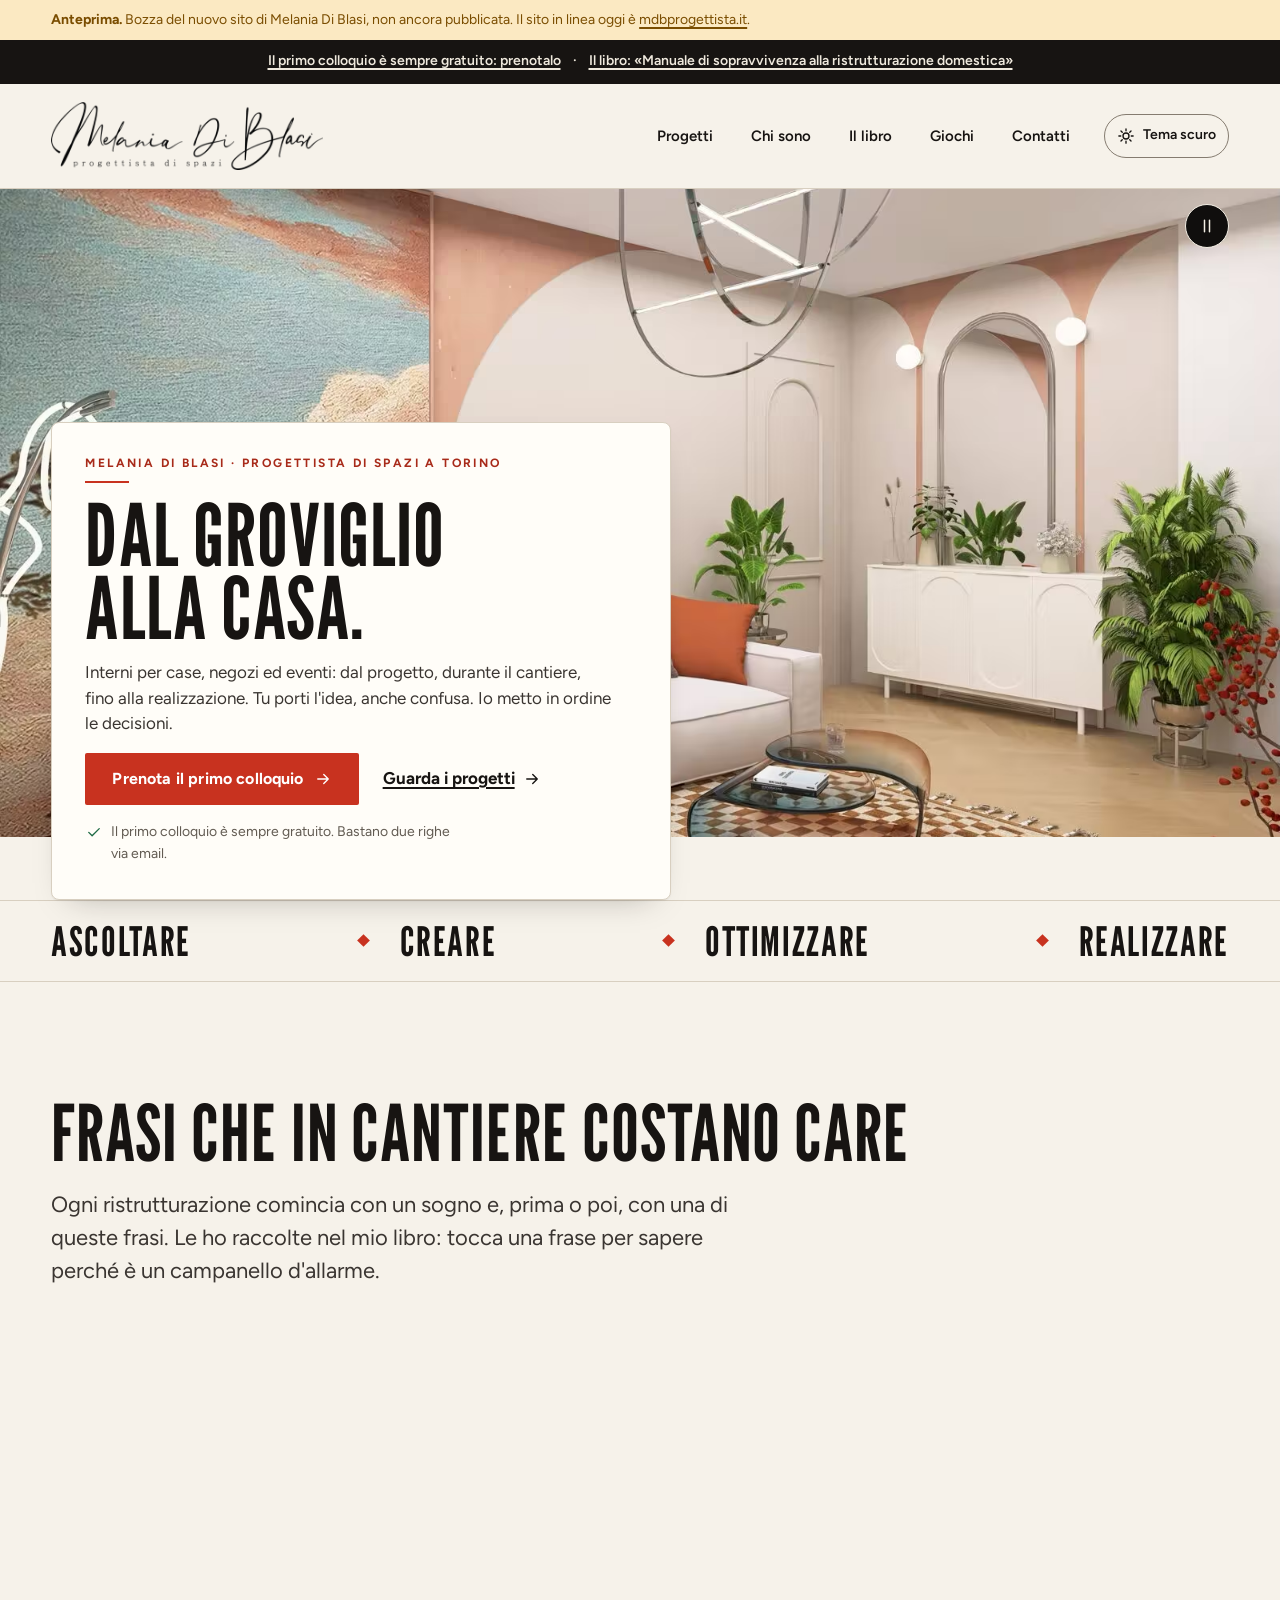
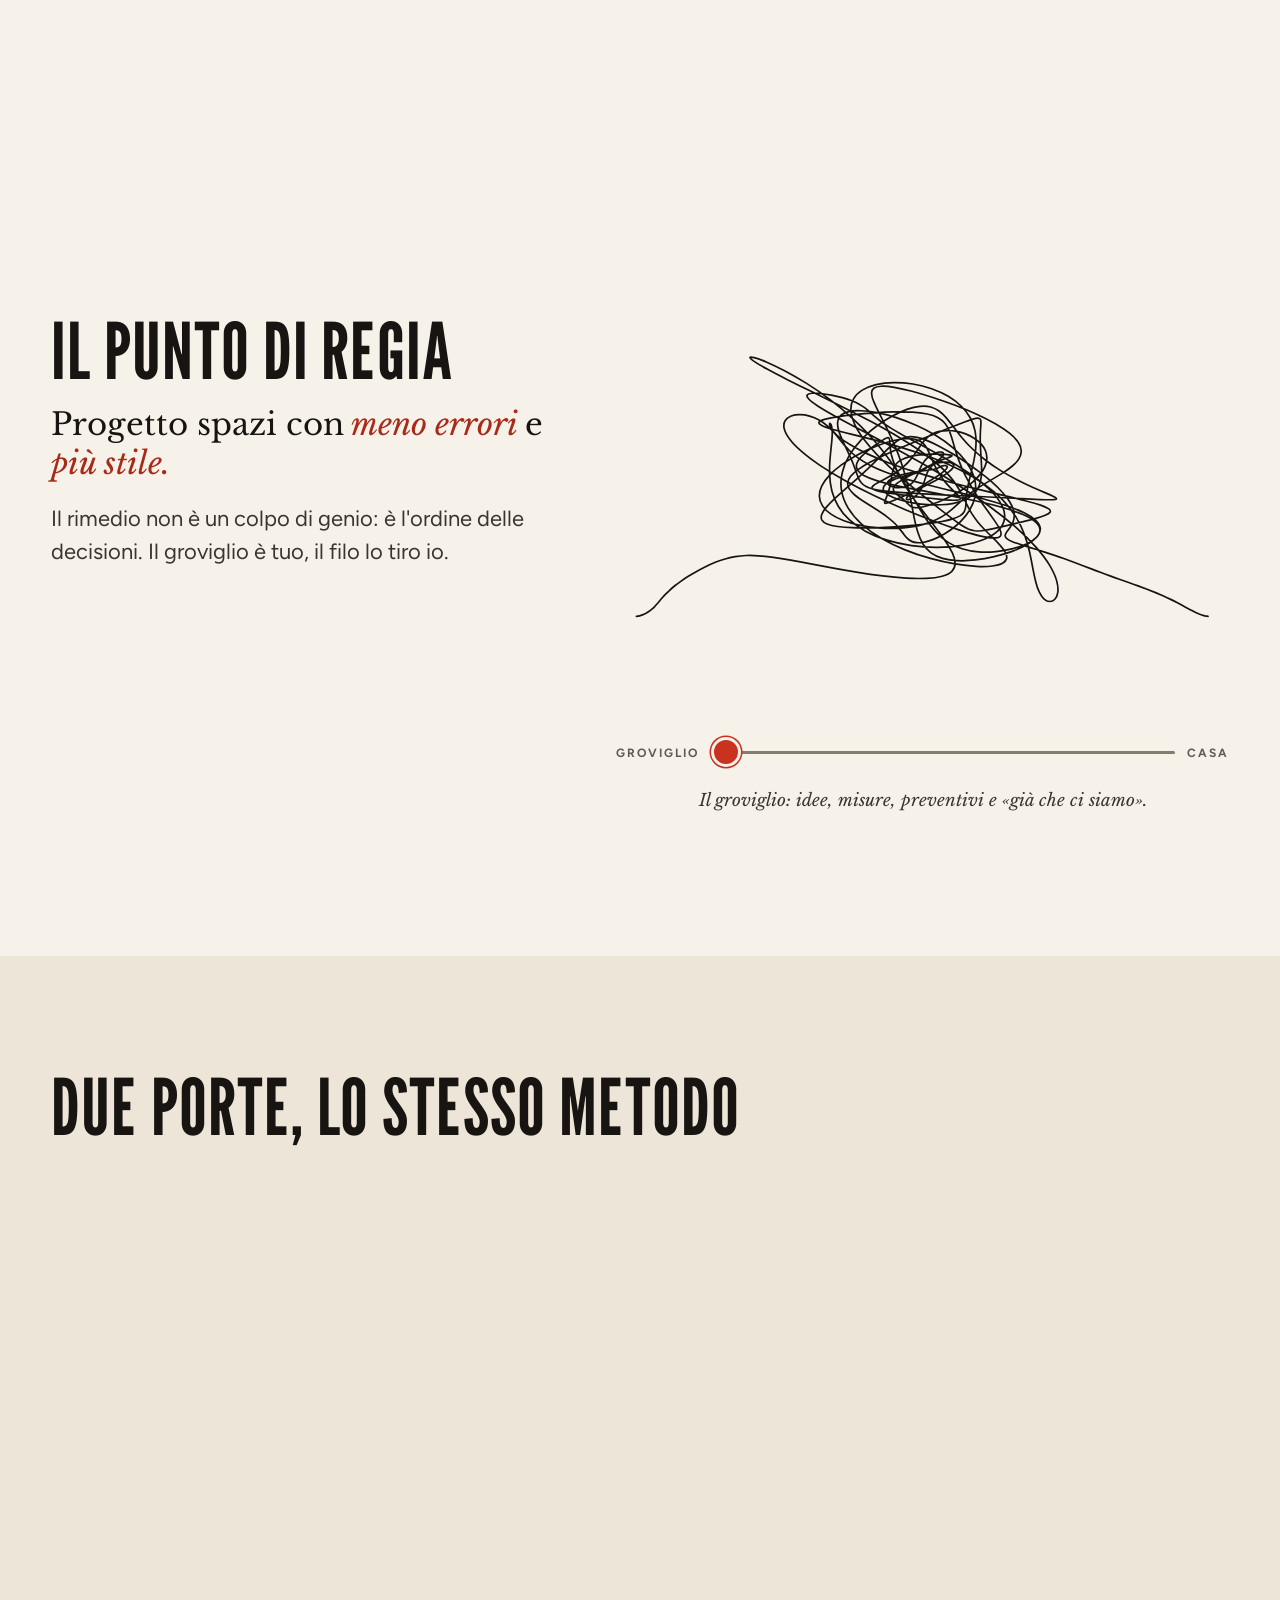
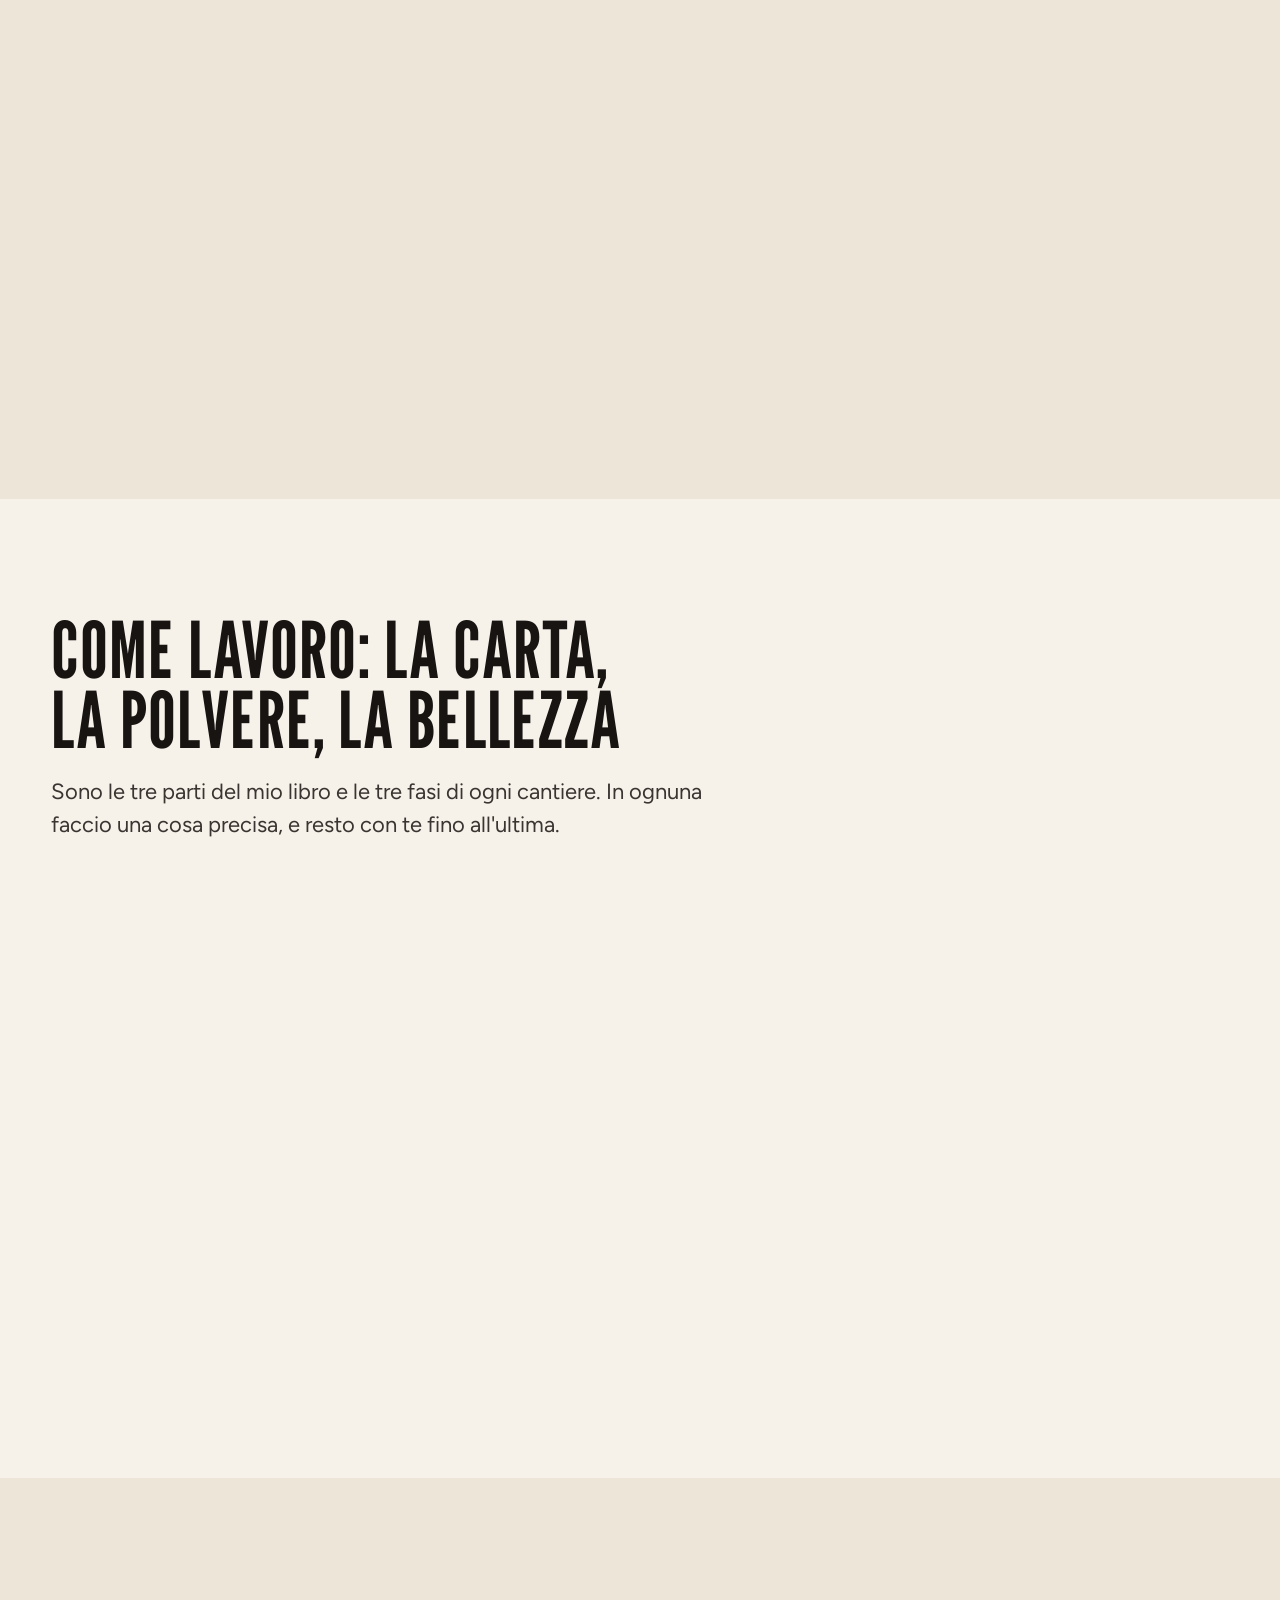
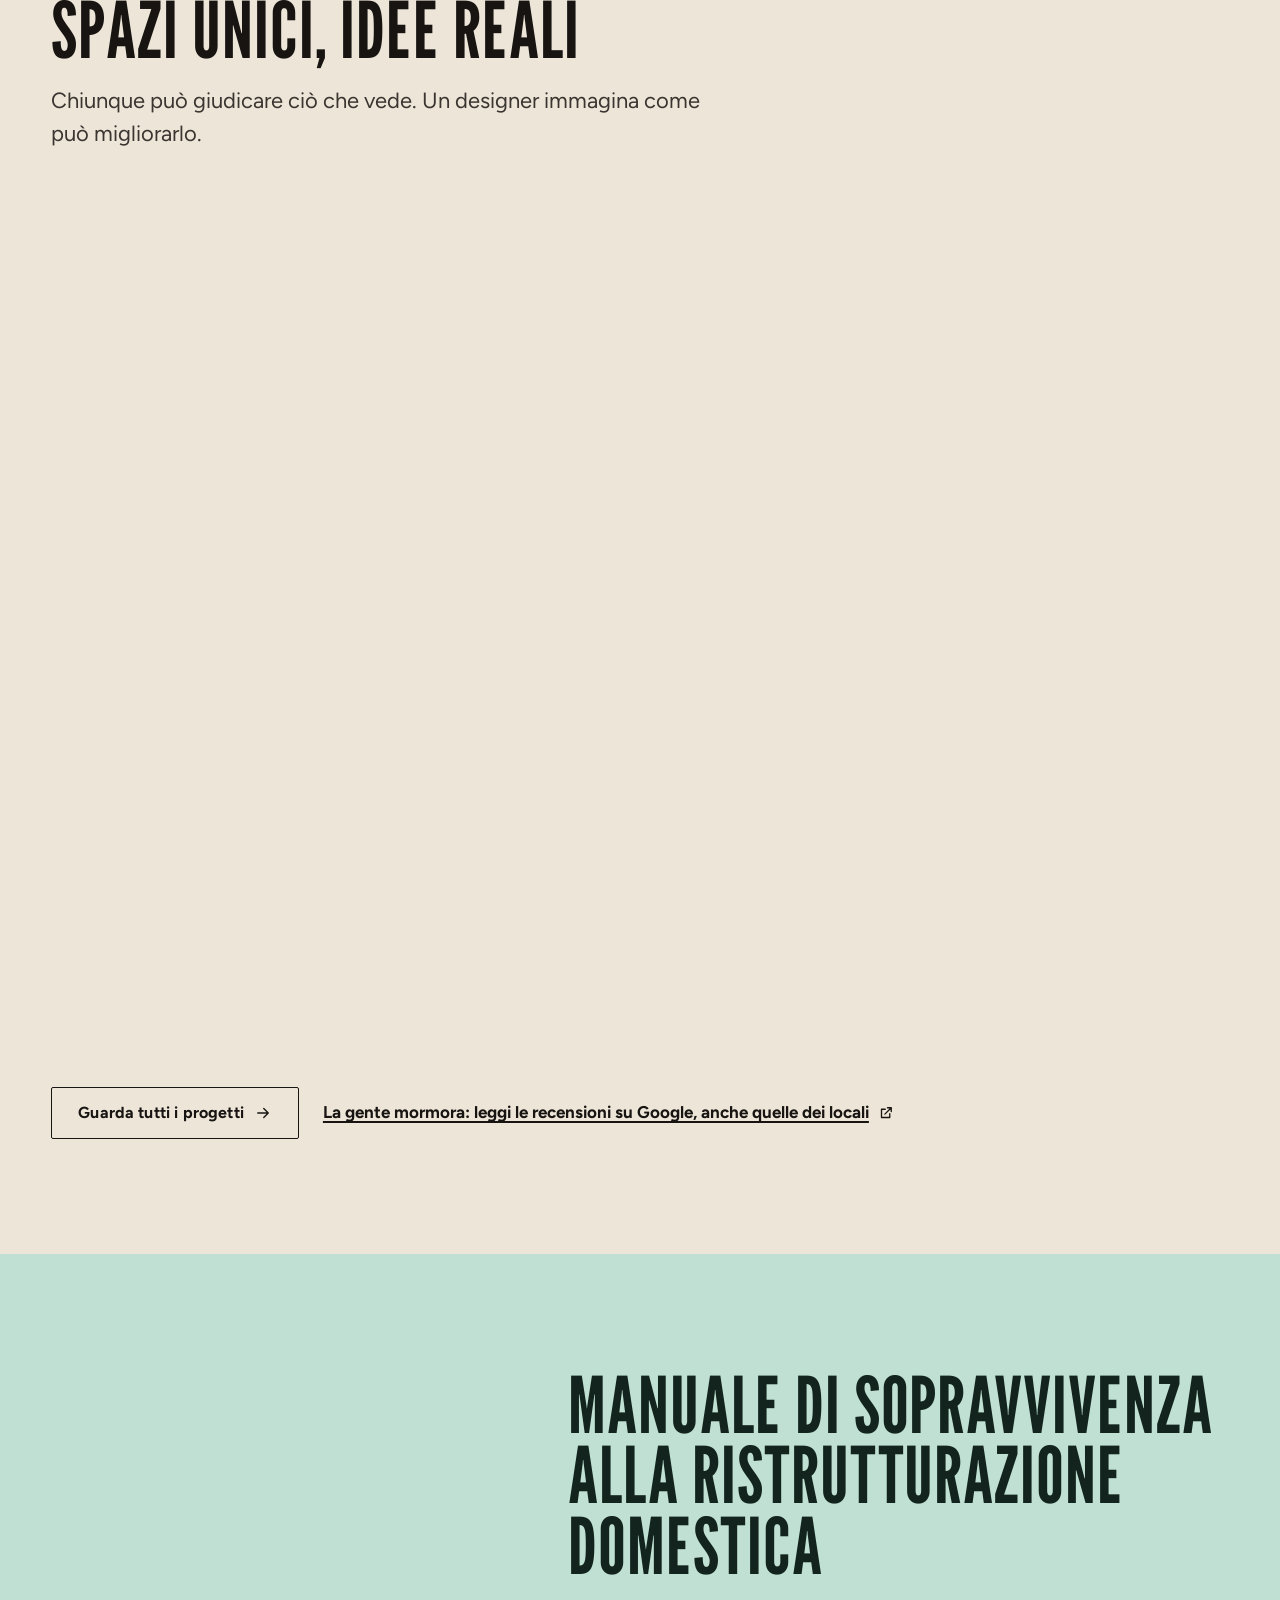
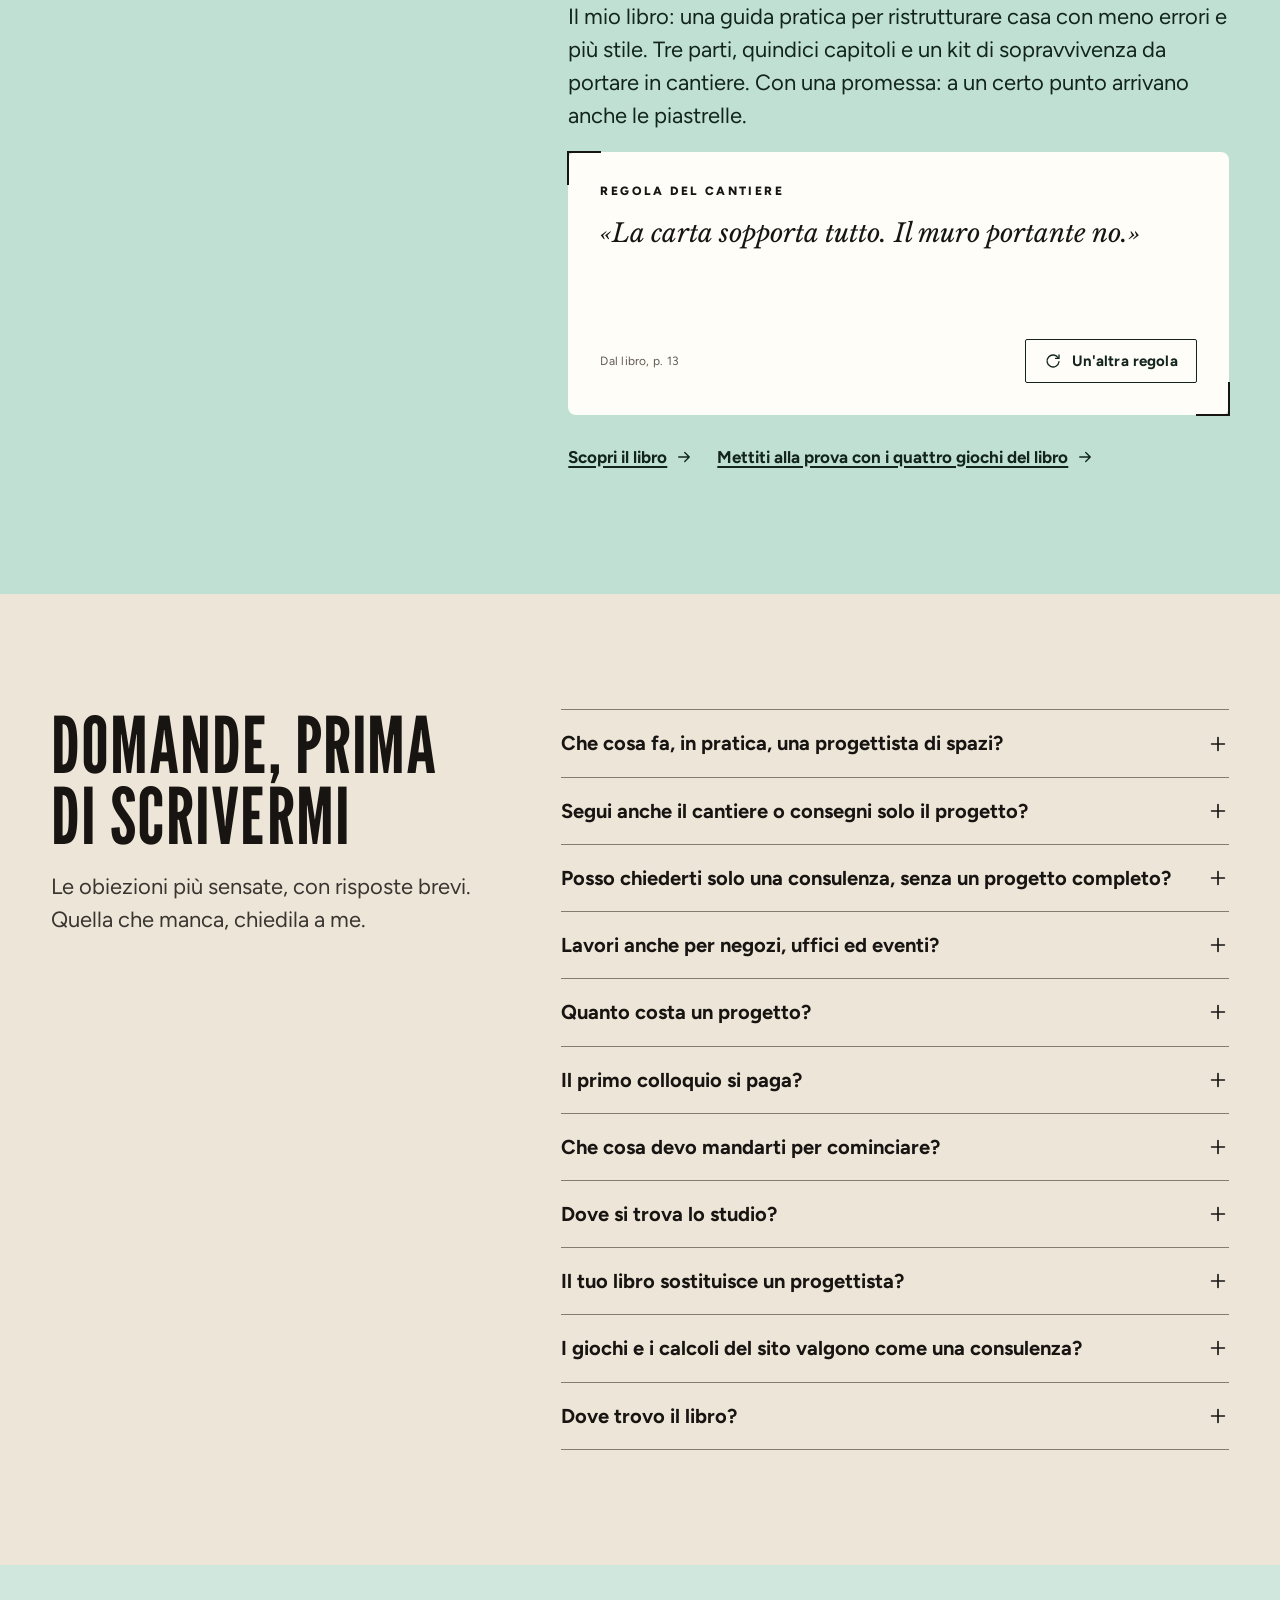
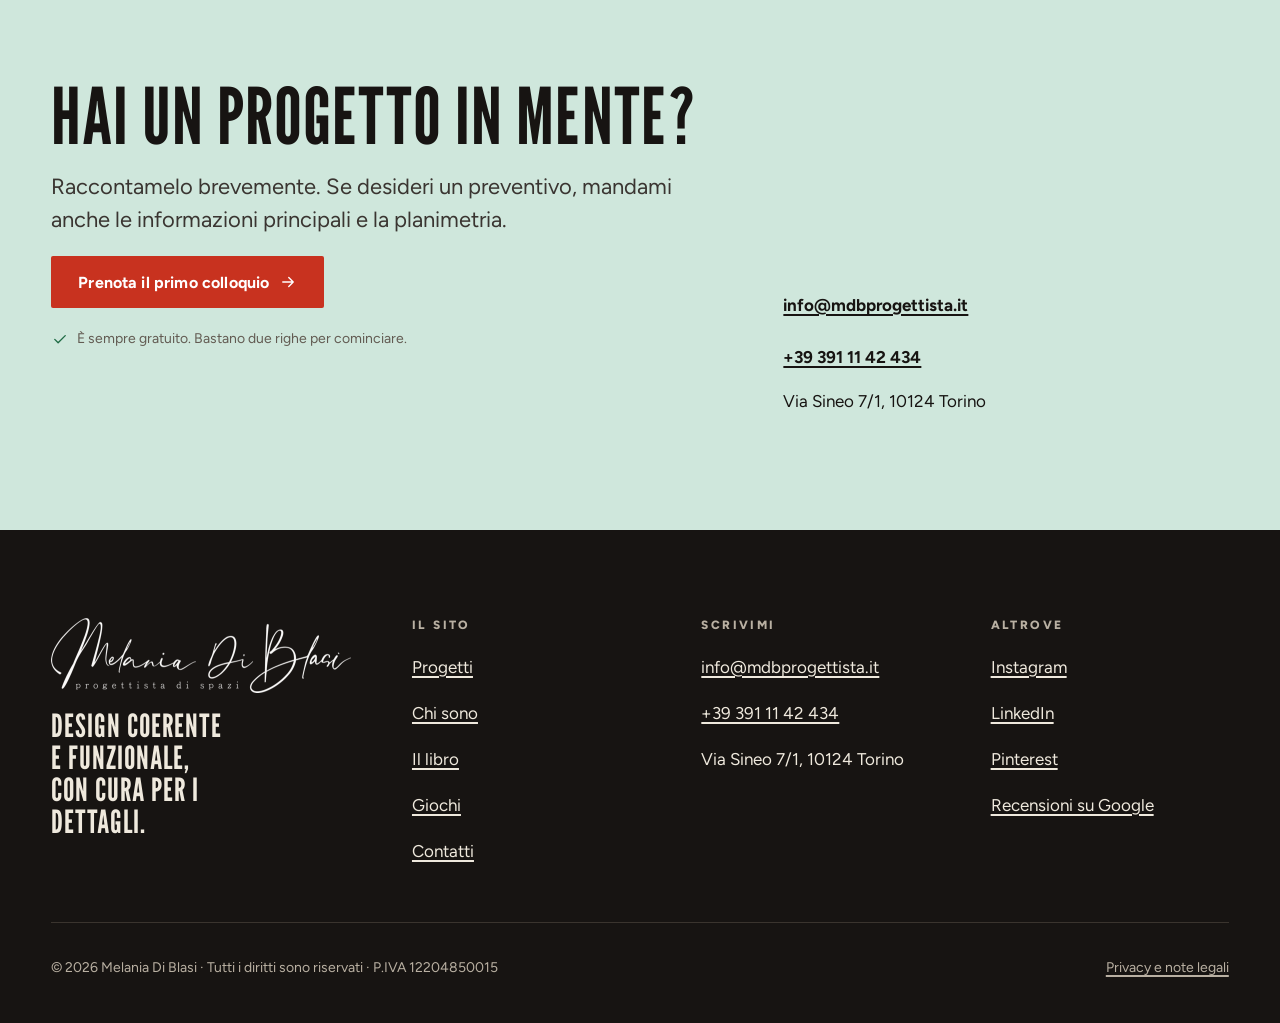
<file: index.html>
<!doctype html>
<html lang="it" class="no-js">
<head>
<meta charset="utf-8">
<meta name="viewport" content="width=device-width, initial-scale=1">
<title>Melania Di Blasi · Progettista di spazi a Torino</title>
<meta name="description" content="Interior design per case, negozi ed eventi a Torino. Dal progetto al cantiere fino alla realizzazione: raccontami il tuo spazio con una email.">
<link rel="canonical" href="https://andr3a100.github.io/mdb-anteprima/">
<meta name="robots" content="noindex, nofollow">
<meta name="author" content="Melania Di Blasi">
<meta name="theme-color" content="#F6F2EA" media="(prefers-color-scheme: light)">
<meta name="theme-color" content="#141210" media="(prefers-color-scheme: dark)">
<meta name="format-detection" content="telephone=no">
<meta http-equiv="Content-Security-Policy" content="default-src 'self'; img-src 'self' data:; style-src 'self'; script-src 'self'; font-src 'self'; connect-src 'none'; object-src 'none'; base-uri 'self'; form-action 'none'">
<meta name="referrer" content="strict-origin-when-cross-origin">
<meta property="og:type" content="website">
<meta property="og:locale" content="it_IT">
<meta property="og:site_name" content="Melania Di Blasi · progettista di spazi">
<meta property="og:title" content="Melania Di Blasi · Progettista di spazi a Torino">
<meta property="og:description" content="Interior design per case, negozi ed eventi a Torino. Dal progetto al cantiere fino alla realizzazione: raccontami il tuo spazio con una email.">
<meta property="og:url" content="https://andr3a100.github.io/mdb-anteprima/">
<meta property="og:image" content="https://andr3a100.github.io/mdb-anteprima/risorse/img/anteprima.jpg">
<meta property="og:image:width" content="1200">
<meta property="og:image:height" content="630">
<meta property="og:image:alt" content="Melania Di Blasi, progettista di spazi: dal groviglio alla casa">
<meta name="twitter:card" content="summary_large_image">
<link rel="icon" href="risorse/img/icona.svg" type="image/svg+xml">
<link rel="icon" href="risorse/img/icona-48.png" sizes="48x48" type="image/png">
<link rel="apple-touch-icon" href="risorse/img/icona-180.png">
<link rel="preload" href="risorse/font/league-gothic-400.woff2" as="font" type="font/woff2" crossorigin>
<link rel="preload" href="risorse/font/figtree-variabile.woff2" as="font" type="font/woff2" crossorigin>
<link rel="stylesheet" href="risorse/css/sito.css?v=21e259e5f3">
<script src="risorse/js/tema.js?v=4b6334cfaa"></script>
<script type="application/ld+json">{"@context": "https://schema.org", "@graph": [{"@type": ["LocalBusiness", "ProfessionalService"], "@id": "https://andr3a100.github.io/mdb-anteprima/#studio", "name": "Melania Di Blasi · progettista di spazi", "url": "https://andr3a100.github.io/mdb-anteprima/", "description": "Progetti di interior design e brand identity per spazi residenziali e commerciali: consulenza per ristrutturazioni, home staging, allestimento di eventi.", "image": "https://andr3a100.github.io/mdb-anteprima/risorse/img/anteprima.jpg", "logo": "https://andr3a100.github.io/mdb-anteprima/risorse/img/logo-melania-di-blasi.png", "email": "info@mdbprogettista.it", "telephone": "+393911142434", "vatID": "IT12204850015", "address": {"@type": "PostalAddress", "streetAddress": "Via Sineo 7/1", "postalCode": "10124", "addressLocality": "Torino", "addressCountry": "IT"}, "founder": {"@id": "https://andr3a100.github.io/mdb-anteprima/#melania"}, "sameAs": ["https://www.instagram.com/melania_di_blasi_progettista", "https://www.linkedin.com/in/melania-d-bb1aa2b3", "https://pin.it/127tPZosk"]}, {"@type": "Person", "@id": "https://andr3a100.github.io/mdb-anteprima/#melania", "name": "Melania Di Blasi", "jobTitle": "Progettista di spazi", "url": "https://andr3a100.github.io/mdb-anteprima/about/", "worksFor": {"@id": "https://andr3a100.github.io/mdb-anteprima/#studio"}, "sameAs": ["https://www.instagram.com/melania_di_blasi_progettista", "https://www.linkedin.com/in/melania-d-bb1aa2b3", "https://pin.it/127tPZosk"]}, {"@type": "WebSite", "@id": "https://andr3a100.github.io/mdb-anteprima/#sito", "url": "https://andr3a100.github.io/mdb-anteprima/", "name": "Melania Di Blasi · progettista di spazi", "inLanguage": "it", "publisher": {"@id": "https://andr3a100.github.io/mdb-anteprima/#studio"}}, {"@type": "FAQPage", "@id": "https://andr3a100.github.io/mdb-anteprima/#domande", "mainEntity": [{"@type": "Question", "name": "Che cosa fa, in pratica, una progettista di spazi?", "acceptedAnswer": {"@type": "Answer", "text": "Progetto spazi residenziali e commerciali. Comincio da come una casa viene vissuta e da come un'attività vuole essere riconosciuta, non da uno stile da applicare a ogni progetto. Poi traduco esigenze e idee in scelte concrete: la distribuzione degli ambienti, i materiali, la luce, i dettagli."}}, {"@type": "Question", "name": "Segui anche il cantiere o consegni solo il progetto?", "acceptedAnswer": {"@type": "Answer", "text": "Il mio lavoro non finisce con la consegna del progetto. Ti accompagno durante la ristrutturazione, mi confronto con le imprese e seguo le scelte che emergono lungo il percorso, perché ciò che abbiamo immaginato insieme trovi forma nella realtà."}}, {"@type": "Question", "name": "Posso chiederti solo una consulenza, senza un progetto completo?", "acceptedAnswer": {"@type": "Answer", "text": "Sì. Tra i miei servizi ci sono la consulenza per ristrutturazioni e l'home staging. Raccontami che cosa ti serve: partiamo da lì."}}, {"@type": "Question", "name": "Lavori anche per negozi, uffici ed eventi?", "acceptedAnswer": {"@type": "Answer", "text": "Sì. Per un negozio o un ufficio parto spesso dal brand: il logo, i colori, il modo in cui l'attività si racconta li porto dentro lo spazio, dalle vetrine agli interni. Per un evento curo anche la parte grafica, dagli inviti alla segnaletica, fino all'allestimento del giorno stesso."}}, {"@type": "Question", "name": "Quanto costa un progetto?", "acceptedAnswer": {"@type": "Answer", "text": "Dipende dallo spazio e da che cosa ti serve. Il primo colloquio è sempre gratuito; per un preventivo mandami le informazioni principali e la planimetria via email."}}, {"@type": "Question", "name": "Il primo colloquio si paga?", "acceptedAnswer": {"@type": "Answer", "text": "No: il primo colloquio è sempre gratuito. Se poi vuoi andare avanti, ti preparo un preventivo."}}, {"@type": "Question", "name": "Che cosa devo mandarti per cominciare?", "acceptedAnswer": {"@type": "Answer", "text": "Bastano due righe: raccontami brevemente il progetto che hai in mente. Se desideri un preventivo, aggiungi le informazioni principali e la planimetria."}}, {"@type": "Question", "name": "Dove si trova lo studio?", "acceptedAnswer": {"@type": "Answer", "text": "A Torino, in via Sineo. Lavoro anche fuori città: tra i progetti pubblicati c'è un ristorante a Vieste. Scrivimi dove si trova il tuo spazio."}}, {"@type": "Question", "name": "Il tuo libro sostituisce un progettista?", "acceptedAnswer": {"@type": "Answer", "text": "No, e non vuole farlo. Non nasce per trasformare chi legge in tecnico, artigiano o direttore dei lavori: è uno strumento per orientarsi dentro una ristrutturazione vera, capire quali domande conviene fare e in quali punti è meglio fermarsi prima di decidere male."}}, {"@type": "Question", "name": "I giochi e i calcoli del sito valgono come una consulenza?", "acceptedAnswer": {"@type": "Answer", "text": "No. Sono un gioco e una prima stima, fatti con le misure e le regole del mio libro. Ogni casa ha i suoi vincoli: le decisioni vere si prendono su un progetto e, per pratiche edilizie e impianti, con i professionisti abilitati."}}, {"@type": "Question", "name": "Dove trovo il libro?", "acceptedAnswer": {"@type": "Answer", "text": "Si ordina via email: scrivi a info@mdbprogettista.it e ti rispondo io, con tutti i dettagli."}}]}]}</script>
</head>
<body>
<span class="vedetta" data-vedetta aria-hidden="true"></span>
<a class="salta" href="#contenuto">Salta al contenuto</a>
<div class="anteprima-fascia" role="note"><p><strong>Anteprima.</strong> Bozza del nuovo sito di Melania Di Blasi, non ancora pubblicata. Il sito in linea oggi è <a href="https://www.mdbprogettista.it/" rel="noopener">mdbprogettista.it</a>.</p></div>
<div class="striscia"><p><a href="contatti/">Il primo colloquio è sempre gratuito: prenotalo</a><span aria-hidden="true">·</span><a href="libro/">Il libro: «Manuale di sopravvivenza alla ristrutturazione domestica»</a></p></div>
<header class="testata" data-testata>
<div class="wrap testata-riga">
<a class="marchio" href="./" aria-label="Melania Di Blasi, progettista di spazi: pagina iniziale"><img src="risorse/img/logo-melania-di-blasi.png" alt="" width="600" height="150"></a>
<button class="menu-apri" type="button" data-menu-apri aria-expanded="false" aria-controls="menu"><svg class="apri" viewBox="0 0 24 24" fill="none" stroke="currentColor" stroke-width="1.8" stroke-linecap="round" stroke-linejoin="round" aria-hidden="true" focusable="false"><path d="M4 7h16M4 12h16M4 17h16"/></svg><svg class="chiudi" viewBox="0 0 24 24" fill="none" stroke="currentColor" stroke-width="1.8" stroke-linecap="round" stroke-linejoin="round" aria-hidden="true" focusable="false"><path d="M6 6l12 12M18 6L6 18"/></svg><span class="nascosto" data-menu-parola>Apri il menu</span></button>
<nav class="menu" id="menu" aria-label="Sezioni del sito"><ul><li><a href="portfolio/">Progetti</a></li><li><a href="about/">Chi sono</a></li><li><a href="libro/">Il libro</a></li><li><a href="giochi/">Giochi</a></li><li><a href="contatti/">Contatti</a></li></ul></nav>
<button class="tema" type="button" data-tema aria-pressed="false"><svg class="sole" viewBox="0 0 24 24" fill="none" stroke="currentColor" stroke-width="1.8" stroke-linecap="round" stroke-linejoin="round" aria-hidden="true" focusable="false"><circle cx="12" cy="12" r="4"/><path d="M12 2.5v2.5M12 19v2.5M2.5 12H5M19 12h2.5M5.3 5.3L7 7M17 17l1.7 1.7M18.7 5.3L17 7M7 17l-1.7 1.7"/></svg><svg class="luna" viewBox="0 0 24 24" fill="none" stroke="currentColor" stroke-width="1.8" stroke-linecap="round" stroke-linejoin="round" aria-hidden="true" focusable="false"><path d="M20 14.2A8 8 0 1 1 9.8 4a6.4 6.4 0 0 0 10.2 10.2z"/></svg><span data-tema-testo>Tema scuro</span></button>
</div>
</header>
<main id="contenuto">
<section class="apertura">
<div class="scena" data-scena>
<div class="scena-foto"><picture><source type="image/avif" srcset="risorse/img/foto/ambrogio-soggiorno-parete-dipinta-800.avif 800w, risorse/img/foto/ambrogio-soggiorno-parete-dipinta-1600.avif 1600w" sizes="100vw"><img src="risorse/img/foto/ambrogio-soggiorno-parete-dipinta-800.jpg" srcset="risorse/img/foto/ambrogio-soggiorno-parete-dipinta-800.jpg 800w, risorse/img/foto/ambrogio-soggiorno-parete-dipinta-1600.jpg 1600w" sizes="100vw" alt="Soggiorno con divano bianco, parete dipinta nei toni del rosa e lampada scultorea" width="800" height="600" fetchpriority="high" decoding="async"></picture></div>
<div class="scena-foto"><picture><source type="image/avif" srcset="risorse/img/foto/soggiorno-cucina-scura-800.avif 800w, risorse/img/foto/soggiorno-cucina-scura-1600.avif 1600w" sizes="100vw"><img src="risorse/img/foto/soggiorno-cucina-scura-800.jpg" srcset="risorse/img/foto/soggiorno-cucina-scura-800.jpg 800w, risorse/img/foto/soggiorno-cucina-scura-1600.jpg 1600w" sizes="100vw" alt="Soggiorno con cucina a vista dai toni scuri, bancone con sgabelli e parquet" width="800" height="600" loading="lazy" decoding="async"></picture></div>
<div class="scena-foto"><picture><source type="image/avif" srcset="risorse/img/foto/soggiorno-divano-blu-800.avif 800w, risorse/img/foto/soggiorno-divano-blu-1600.avif 1600w" sizes="100vw"><img src="risorse/img/foto/soggiorno-divano-blu-800.jpg" srcset="risorse/img/foto/soggiorno-divano-blu-800.jpg 800w, risorse/img/foto/soggiorno-divano-blu-1600.jpg 1600w" sizes="100vw" alt="Soggiorno con arco, grande divano blu e cucina sullo sfondo" width="800" height="575" loading="lazy" decoding="async"></picture></div>
<div class="scena-foto"><picture><source type="image/avif" srcset="risorse/img/foto/evento-sala-800.avif 800w, risorse/img/foto/evento-sala-1600.avif 1600w" sizes="100vw"><img src="risorse/img/foto/evento-sala-800.jpg" srcset="risorse/img/foto/evento-sala-800.jpg 800w, risorse/img/foto/evento-sala-1600.jpg 1600w" sizes="100vw" alt="Sala allestita per un ricevimento con tavoli lunghi, piante e luci sospese" width="800" height="533" loading="lazy" decoding="async"></picture></div>
<button class="scena-ferma" type="button" data-scena-ferma aria-pressed="false" aria-label="Ferma le fotografie che scorrono"><svg class="pausa" viewBox="0 0 24 24" fill="none" stroke="currentColor" stroke-width="1.8" stroke-linecap="round" stroke-linejoin="round" aria-hidden="true" focusable="false"><path d="M9 5v14M15 5v14"/></svg><svg class="via" viewBox="0 0 24 24" fill="none" stroke="currentColor" stroke-width="1.8" stroke-linecap="round" stroke-linejoin="round" aria-hidden="true" focusable="false"><path d="M8 5l11 7-11 7z"/></svg></button>
</div>
<div class="wrap">
<div class="apertura-carta">
<h1>
<span class="etichetta">Melania Di Blasi · progettista di spazi a Torino</span>
<span class="titolone">Dal groviglio<br>alla casa.</span>
</h1>
<p class="attacco">Interni per case, negozi ed eventi: dal progetto, durante il cantiere, fino alla realizzazione. Tu porti l'idea, anche confusa. Io metto in ordine le decisioni.</p>
<div class="azioni">
<a class="btn btn-primario" href="contatti/">Prenota il primo colloquio <svg class="freccia" viewBox="0 0 24 24" fill="none" stroke="currentColor" stroke-width="1.8" stroke-linecap="round" stroke-linejoin="round" aria-hidden="true" focusable="false"><path d="M5 12h14M13 6l6 6-6 6"/></svg></a>
<a class="collegamento" href="portfolio/">Guarda i progetti <svg class="freccia" viewBox="0 0 24 24" fill="none" stroke="currentColor" stroke-width="1.8" stroke-linecap="round" stroke-linejoin="round" aria-hidden="true" focusable="false"><path d="M5 12h14M13 6l6 6-6 6"/></svg></a>
</div>
<p class="rassicura"><svg viewBox="0 0 24 24" fill="none" stroke="currentColor" stroke-width="1.8" stroke-linecap="round" stroke-linejoin="round" aria-hidden="true" focusable="false"><path d="M5 12.5l4.5 4.5L19 7.5"/></svg><span>Il primo colloquio è sempre gratuito. Bastano due righe via email.</span></p>
</div>
</div>
</section>

<div class="verbi" aria-label="Come lavoro, in quattro verbi">
<div class="wrap">
<ul>
<li>Ascoltare</li><li>Creare</li><li>Ottimizzare</li><li>Realizzare</li>
</ul>
</div>
</div>

<section class="sezione" id="problema" aria-labelledby="problema-titolo">
<div class="wrap">
<div class="capo">
<h2 class="titolo" id="problema-titolo">Frasi che in cantiere costano care</h2>
<p class="attacco">Ogni ristrutturazione comincia con un sogno e, prima o poi, con una di queste frasi. Le ho raccolte nel mio libro: tocca una frase per sapere perché è un campanello d'allarme.</p>
</div>
<div class="frasi">
<details class="frase entra">
<summary><span class="stato stato-rosso"><svg viewBox="0 0 24 24" fill="none" stroke="currentColor" stroke-width="1.8" stroke-linecap="round" stroke-linejoin="round" aria-hidden="true" focusable="false"><path d="M6 21V4M6 4.5h11.5l-2.6 4 2.6 4H6"/></svg>Red flag</span><q>Già che ci siamo, facciamo anche questo.</q><span class="apri"><svg viewBox="0 0 24 24" fill="none" stroke="currentColor" stroke-width="1.8" stroke-linecap="round" stroke-linejoin="round" aria-hidden="true" focusable="false"><path d="M12 5v14M5 12h14"/></svg>Perché?</span></summary>
<div class="risposta"><p>È una delle frasi più costose dell'edilizia: ogni volta che succede il preventivo sale, il cantiere si allunga e la serenità si riduce. Una volta chiuso il progetto, si smette di improvvisare.</p><p class="fonte">Dal libro, p. 11</p></div>
</details>
<details class="frase entra">
<summary><span class="stato stato-rosso"><svg viewBox="0 0 24 24" fill="none" stroke="currentColor" stroke-width="1.8" stroke-linecap="round" stroke-linejoin="round" aria-hidden="true" focusable="false"><path d="M6 21V4M6 4.5h11.5l-2.6 4 2.6 4H6"/></svg>Red flag</span><q>Iniziamo intanto, poi si vede la pratica.</q><span class="apri"><svg viewBox="0 0 24 24" fill="none" stroke="currentColor" stroke-width="1.8" stroke-linecap="round" stroke-linejoin="round" aria-hidden="true" focusable="false"><path d="M12 5v14M5 12h14"/></svg>Perché?</span></summary>
<div class="risposta"><p>Quello non è ottimismo, è un red flag con il caschetto. Non si rincorre la pratica: prima il progettista, poi l'impresa.</p><p class="fonte">Dal libro, p. 17 e 19</p></div>
</details>
<details class="frase entra">
<summary><span class="stato stato-rosso"><svg viewBox="0 0 24 24" fill="none" stroke="currentColor" stroke-width="1.8" stroke-linecap="round" stroke-linejoin="round" aria-hidden="true" focusable="false"><path d="M6 21V4M6 4.5h11.5l-2.6 4 2.6 4H6"/></svg>Red flag</span><q>Tranquilli, ci sta.</q><span class="apri"><svg viewBox="0 0 24 24" fill="none" stroke="currentColor" stroke-width="1.8" stroke-linecap="round" stroke-linejoin="round" aria-hidden="true" focusable="false"><path d="M12 5v14M5 12h14"/></svg>Perché?</span></summary>
<div class="risposta"><p>«Ci sta» non significa «funziona». Una stanza ben progettata non è quella in cui entrano più cose: è quella in cui ogni cosa ha lo spazio giusto per essere usata senza acrobazie, contorsioni o rancore domestico.</p><p class="fonte">Dal libro, p. 27</p></div>
</details>
<details class="frase entra">
<summary><span class="stato stato-verde"><svg viewBox="0 0 24 24" fill="none" stroke="currentColor" stroke-width="1.8" stroke-linecap="round" stroke-linejoin="round" aria-hidden="true" focusable="false"><path d="M5 12.5l4.5 4.5L19 7.5"/></svg>Tutto ok</span><q>Prima il progettista, poi l'impresa.</q><span class="apri"><svg viewBox="0 0 24 24" fill="none" stroke="currentColor" stroke-width="1.8" stroke-linecap="round" stroke-linejoin="round" aria-hidden="true" focusable="false"><path d="M12 5v14M5 12h14"/></svg>Perché?</span></summary>
<div class="risposta"><p>Prima si definisce il progetto, poi si cerca chi lo esegue. Invertire l'ordine significa far lavorare il cantiere sulle ipotesi.</p><p class="fonte">Dal libro, p. 12</p></div>
</details>
</div>

<div class="regia">
<div class="regia-testo">
<h3 class="titolo">Il punto di regia</h3>
<p class="attacco"><span class="corsivo motto"><em>Progetto spazi con</em> meno errori <em>e</em> più stile.</span> Il rimedio non è un colpo di genio: è l'ordine delle decisioni. Il groviglio è tuo, il filo lo tiro io.</p>
<blockquote class="citazione entra">
<p>«Il progettista è il punto di regia. È la figura che previene gli errori prima che diventino lavori aggiuntivi.»</p>
<footer>Dal mio libro, <cite>Manuale di sopravvivenza alla ristrutturazione domestica</cite>, p. 12</footer>
</blockquote>
</div>
<div class="groviglio" data-groviglio>
<div class="groviglio-foglio">
<svg viewBox="0 0 600 500" role="img" aria-labelledby="groviglio-titolo">
<title id="groviglio-titolo">Un filo aggrovigliato che, tirato, diventa il profilo di una casa con la porta rossa</title>
<g class="guide" data-guide>
<line x1="190" y1="96" x2="190" y2="452"/><line x1="410" y1="96" x2="410" y2="452"/><line x1="300" y1="100" x2="300" y2="440"/>
<line x1="110" y1="250" x2="490" y2="250"/><line x1="110" y1="140" x2="490" y2="140"/><line x1="110" y1="310" x2="490" y2="310"/>
<line x1="245" y1="112" x2="245" y2="440"/><line x1="355" y1="112" x2="355" y2="440"/><line x1="110" y1="195" x2="490" y2="195"/>
</g>
<rect class="porta" data-porta x="279" y="306" width="42" height="94"/>
<path class="filo" data-filo vector-effect="non-scaling-stroke" d="M20 400H190V250L172 268L300 140L428 268L410 250V400H580"/>
<rect class="porta-telaio" data-telaio vector-effect="non-scaling-stroke" x="279" y="306" width="42" height="94"/>
</svg>
</div>
<div class="groviglio-comando">
<span aria-hidden="true">Groviglio</span>
<input class="cursore" type="range" min="0" max="100" value="100" step="1" data-cursore aria-label="Trascina: dal groviglio alla casa">
<span aria-hidden="true">Casa</span>
</div>
<p class="groviglio-detto" data-detto aria-live="polite">Trascina il cursore: il groviglio è tuo, il filo lo tiro io.</p>
</div>
</div>
</div>
</section>

<section class="sezione sezione-tinta" id="servizi" aria-labelledby="servizi-titolo">
<div class="wrap">
<div class="capo">
<h2 class="titolo" id="servizi-titolo">Due porte, lo stesso metodo</h2>
</div>
<div class="porte">
<article class="porta-servizio entra">
<div class="foto"><picture><source type="image/avif" srcset="risorse/img/foto/ambrogio-soggiorno-terrazzo-800.avif 800w, risorse/img/foto/ambrogio-soggiorno-terrazzo-1600.avif 1600w" sizes="(max-width: 720px) 100vw, 50vw"><img src="risorse/img/foto/ambrogio-soggiorno-terrazzo-800.jpg" srcset="risorse/img/foto/ambrogio-soggiorno-terrazzo-800.jpg 800w, risorse/img/foto/ambrogio-soggiorno-terrazzo-1600.jpg 1600w" sizes="(max-width: 720px) 100vw, 50vw" alt="Soggiorno con divano ad angolo, tappeto a scacchi e vetrata sul terrazzo" width="800" height="600" loading="lazy" decoding="async"></picture></div>
<div class="dentro">
<h3 class="sottotitolo">Interni residenziali</h3>
<p class="corsivo detto-porta">L'incontro tra spazio e vivibilità</p>
<p>Accompagno i miei clienti dalla prima idea fino alla realizzazione. Questo spesso vuol dire ripensare la distribuzione degli ambienti, scegliere materiali e luci, e seguire il cantiere insieme a chi lo abiterà.</p>
<ul class="voci"><li>Progetto degli interni</li><li>Consulenza per ristrutturazioni</li><li>Home staging</li></ul>
<a class="collegamento" href="portfolio/#filtro-soggiorno">Guarda le case <svg class="freccia" viewBox="0 0 24 24" fill="none" stroke="currentColor" stroke-width="1.8" stroke-linecap="round" stroke-linejoin="round" aria-hidden="true" focusable="false"><path d="M5 12h14M13 6l6 6-6 6"/></svg></a>
</div>
</article>
<article class="porta-servizio entra">
<div class="foto"><picture><source type="image/avif" srcset="risorse/img/foto/ristorante-torino-bancone-800.avif 800w, risorse/img/foto/ristorante-torino-bancone-1600.avif 1200w" sizes="(max-width: 720px) 100vw, 50vw"><img src="risorse/img/foto/ristorante-torino-bancone-800.jpg" srcset="risorse/img/foto/ristorante-torino-bancone-800.jpg 800w, risorse/img/foto/ristorante-torino-bancone-1600.jpg 1200w" sizes="(max-width: 720px) 100vw, 50vw" alt="La Sabauda, Torino: sala di un ristorante con bancone blu, bottiglie e lampadario di cristallo" width="800" height="1066" loading="lazy" decoding="async"></picture></div>
<div class="dentro">
<h3 class="sottotitolo">Interni commerciali ed eventi</h3>
<p class="corsivo detto-porta">L'incontro tra spazio e identità</p>
<p>Per un negozio o un ufficio parto spesso dal brand: il logo, i colori, il modo in cui l'attività si racconta li porto dentro lo spazio, dalle vetrine agli interni. Per un evento curo anche la grafica, dagli inviti alla segnaletica, fino all'allestimento del giorno stesso.</p>
<ul class="voci"><li>Interni commerciali</li><li>Brand identity</li><li>Allestimento di eventi</li></ul>
<a class="collegamento" href="portfolio/#filtro-locale">Guarda locali ed eventi <svg class="freccia" viewBox="0 0 24 24" fill="none" stroke="currentColor" stroke-width="1.8" stroke-linecap="round" stroke-linejoin="round" aria-hidden="true" focusable="false"><path d="M5 12h14M13 6l6 6-6 6"/></svg></a>
</div>
</article>
</div>
</div>
</section>

<section class="sezione" id="metodo" aria-labelledby="metodo-titolo">
<div class="wrap">
<div class="capo">
<h2 class="titolo" id="metodo-titolo">Come lavoro: la carta, la polvere, la bellezza</h2>
<p class="attacco">Sono le tre parti del mio libro e le tre fasi di ogni cantiere. In ognuna faccio una cosa precisa, e resto con te fino all'ultima.</p>
</div>
<div class="fasi">
<article class="fase fase-carta entra">
<p class="numero" aria-hidden="true">I</p>
<h3 class="titoletto">La carta</h3>
<p class="detto">«L'unico momento in cui spostare un muro non fa polvere, non fa rumore e costa esattamente zero euro.»</p>
<p class="io"><strong>Che cosa faccio</strong>Ascolto come vivi la casa, o come la tua attività vuole essere riconosciuta. Poi ripenso la distribuzione degli ambienti e la metto su carta, quando sbagliare costa ancora pochissimo.</p>
</article>
<article class="fase fase-polvere entra">
<p class="numero" aria-hidden="true">II</p>
<h3 class="titoletto">La polvere</h3>
<p class="detto">«Il progetto smette di essere un'idea e diventa una sequenza concreta di scelte irreversibili.»</p>
<p class="io"><strong>Che cosa faccio</strong>Il mio lavoro non finisce con la consegna del progetto. Ti accompagno durante la ristrutturazione, mi confronto con le imprese e seguo le scelte che emergono lungo il percorso.</p>
</article>
<article class="fase fase-bellezza entra">
<p class="numero" aria-hidden="true">III</p>
<h3 class="titoletto">La bellezza</h3>
<p class="detto">«È qui che la casa smette di essere un cantiere e comincia finalmente a comportarsi come una casa.»</p>
<p class="io"><strong>Che cosa faccio</strong>Scelgo con te materiali, luci e dettagli, perché ciò che abbiamo immaginato insieme trovi forma nella realtà: soluzioni che funzionano nella vita di tutti i giorni e hanno un'identità propria.</p>
</article>
</div>
</div>
</section>

<section class="sezione sezione-tinta" id="progetti" aria-labelledby="progetti-titolo">
<div class="wrap">
<div class="capo">
<h2 class="titolo" id="progetti-titolo">Spazi unici, idee reali</h2>
<p class="attacco">Chiunque può giudicare ciò che vede. Un designer immagina come può migliorarlo.</p>
</div>
<div class="evidenza">
<a class="tavola entra" href="portfolio/#madunnina-cucina-penisola"><picture><source type="image/avif" srcset="risorse/img/foto/madunnina-cucina-penisola-800.avif 800w, risorse/img/foto/madunnina-cucina-penisola-1600.avif 1600w" sizes="(max-width: 560px) 100vw, (max-width: 900px) 50vw, 66vw"><img src="risorse/img/foto/madunnina-cucina-penisola-800.jpg" srcset="risorse/img/foto/madunnina-cucina-penisola-800.jpg 800w, risorse/img/foto/madunnina-cucina-penisola-1600.jpg 1600w" sizes="(max-width: 560px) 100vw, (max-width: 900px) 50vw, 66vw" alt="Cucina color terracotta con penisola e lampada nera ad archi" width="800" height="800" loading="lazy" decoding="async"></picture><span class="dida"><span>MADUNNINA · 2025</span><span>render</span></span></a>
<a class="tavola entra" href="portfolio/#ambrogio-bagno-tuffatori"><picture><source type="image/avif" srcset="risorse/img/foto/ambrogio-bagno-tuffatori-800.avif 800w, risorse/img/foto/ambrogio-bagno-tuffatori-1600.avif 1600w" sizes="(max-width: 560px) 100vw, (max-width: 900px) 50vw, 33vw"><img src="risorse/img/foto/ambrogio-bagno-tuffatori-800.jpg" srcset="risorse/img/foto/ambrogio-bagno-tuffatori-800.jpg 800w, risorse/img/foto/ambrogio-bagno-tuffatori-1600.jpg 1600w" sizes="(max-width: 560px) 100vw, (max-width: 900px) 50vw, 33vw" alt="Bagno con parete dipinta a nuvole e tuffatori e specchio tondo illuminato" width="800" height="600" loading="lazy" decoding="async"></picture><span class="dida"><span>AMBROGIO · 2026</span><span>nuova costruzione · render</span></span></a>
<a class="tavola entra" href="portfolio/#momba-camera"><picture><source type="image/avif" srcset="risorse/img/foto/momba-camera-800.avif 800w, risorse/img/foto/momba-camera-1600.avif 1600w" sizes="(max-width: 560px) 100vw, (max-width: 900px) 50vw, 33vw"><img src="risorse/img/foto/momba-camera-800.jpg" srcset="risorse/img/foto/momba-camera-800.jpg 800w, risorse/img/foto/momba-camera-1600.jpg 1600w" sizes="(max-width: 560px) 100vw, (max-width: 900px) 50vw, 33vw" alt="Camera da letto con boiserie a listelli, nicchia a parete e cabina armadio in vetro" width="800" height="449" loading="lazy" decoding="async"></picture><span class="dida"><span>MOMBA · 2024</span><span>render</span></span></a>
<a class="tavola entra" href="portfolio/#ristorante-vieste-sala"><picture><source type="image/avif" srcset="risorse/img/foto/ristorante-vieste-sala-800.avif 800w, risorse/img/foto/ristorante-vieste-sala-1600.avif 1261w" sizes="(max-width: 560px) 100vw, (max-width: 900px) 50vw, 33vw"><img src="risorse/img/foto/ristorante-vieste-sala-800.jpg" srcset="risorse/img/foto/ristorante-vieste-sala-800.jpg 800w, risorse/img/foto/ristorante-vieste-sala-1600.jpg 1261w" sizes="(max-width: 560px) 100vw, (max-width: 900px) 50vw, 33vw" alt="Adivè Ristorante, Vieste: sala con grande nicchia ad arco bianca su parete blu e lampade a sospensione" width="800" height="1014" loading="lazy" decoding="async"></picture><span class="dida"><span>Adivè Ristorante · Vieste</span></span></a>
<a class="tavola entra" href="portfolio/#boho-camera-armadio"><picture><source type="image/avif" srcset="risorse/img/foto/boho-camera-armadio-800.avif 800w, risorse/img/foto/boho-camera-armadio-1600.avif 1600w" sizes="(max-width: 560px) 100vw, (max-width: 900px) 50vw, 33vw"><img src="risorse/img/foto/boho-camera-armadio-800.jpg" srcset="risorse/img/foto/boho-camera-armadio-800.jpg 800w, risorse/img/foto/boho-camera-armadio-1600.jpg 1600w" sizes="(max-width: 560px) 100vw, (max-width: 900px) 50vw, 33vw" alt="Camera da letto con armadio ad archi, testiera in paglia di Vienna e stampe" width="800" height="600" loading="lazy" decoding="async"></picture><span class="dida"><span>BOHO · 2024</span><span>render</span></span></a>
</div>
<div class="azioni dopo">
<a class="btn btn-linea" href="portfolio/">Guarda tutti i progetti <svg class="freccia" viewBox="0 0 24 24" fill="none" stroke="currentColor" stroke-width="1.8" stroke-linecap="round" stroke-linejoin="round" aria-hidden="true" focusable="false"><path d="M5 12h14M13 6l6 6-6 6"/></svg></a>
<a class="collegamento" href="https://g.page/r/CTu37gACwiOfECE/review" rel="noopener">La gente mormora: leggi le recensioni su Google, anche quelle dei locali <svg class="freccia" viewBox="0 0 24 24" fill="none" stroke="currentColor" stroke-width="1.8" stroke-linecap="round" stroke-linejoin="round" aria-hidden="true" focusable="false"><path d="M14 5h5v5M19 5l-8.5 8.5M11 7H6v11h11v-5"/></svg></a>
</div>
</div>
</section>

<section class="sezione sezione-menta" id="libro" aria-labelledby="libro-titolo">
<div class="wrap libro">
<a class="copertina entra" href="libro/"><img src="risorse/img/libro/copertina-900.jpg" srcset="risorse/img/libro/copertina-900.jpg 900w, risorse/img/libro/copertina-450.jpg 450w" sizes="(max-width: 900px) 72vw, 380px" alt="Copertina del libro «Manuale di sopravvivenza alla ristrutturazione domestica» di Melania Di Blasi: un groviglio di linee diventa una casa con la porta rossa" width="900" height="1391" loading="lazy" decoding="async"></a>
<div class="libro-testo">
<h2 class="titolo" id="libro-titolo">Manuale di sopravvivenza alla ristrutturazione domestica</h2>
<p class="attacco">Il mio libro: una guida pratica per ristrutturare casa con meno errori e più stile. Tre parti, quindici capitoli e un kit di sopravvivenza da portare in cantiere. Con una promessa: a un certo punto arrivano anche le piastrelle.</p>
<div class="regola" data-regola>
<p class="nome">Regola del cantiere</p>
<blockquote data-regola-testo>«La carta sopporta tutto. Il muro portante no.»</blockquote>
<div class="sotto">
<p class="fonte" data-regola-fonte>Dal libro, p. 13</p>
<button class="btn btn-linea btn-piccolo" type="button" data-regola-altra><svg class="freccia" viewBox="0 0 24 24" fill="none" stroke="currentColor" stroke-width="1.8" stroke-linecap="round" stroke-linejoin="round" aria-hidden="true" focusable="false"><path d="M19 8a8 8 0 1 0 1 5"/><path d="M20 4v4.5h-4.5"/></svg>Un'altra regola</button>
</div>
</div>
<div class="azioni">
<a class="collegamento" href="libro/">Scopri il libro <svg class="freccia" viewBox="0 0 24 24" fill="none" stroke="currentColor" stroke-width="1.8" stroke-linecap="round" stroke-linejoin="round" aria-hidden="true" focusable="false"><path d="M5 12h14M13 6l6 6-6 6"/></svg></a>
<a class="collegamento" href="giochi/">Mettiti alla prova con i quattro giochi del libro <svg class="freccia" viewBox="0 0 24 24" fill="none" stroke="currentColor" stroke-width="1.8" stroke-linecap="round" stroke-linejoin="round" aria-hidden="true" focusable="false"><path d="M5 12h14M13 6l6 6-6 6"/></svg></a>
</div>
</div>
</div>
<script type="application/json" id="dati-regole">[{"t": "La carta sopporta tutto. Il muro portante no.", "p": 13}, {"t": "Se qualcuno ti dice «iniziamo intanto, poi si vede la pratica», quello non è ottimismo, è un red flag con il caschetto.", "p": 19}, {"t": "I centimetri sono come i weekend liberi durante una ristrutturazione. Scompaiono senza preavviso.", "p": 23}, {"t": "Se per far funzionare una cucina devi iniziare la frase con «in teoria…», fermati subito.", "p": 29}, {"t": "Il vicino tollera il trapano. Quello che non tollera è il tuo calcinaccio davanti alla sua porta.", "p": 42}, {"t": "Se una soluzione comincia con: «Vabbè, poi l'acqua in qualche modo va…», è il momento giusto per fermarsi un attimo.", "p": 50}, {"t": "La presa dimenticata è sempre quella che si userebbe tre volte al giorno.", "p": 59}, {"t": "Una casa senza gas va progettata come una casa senza gas. Togliere il tubo non è sufficiente.", "p": 61}, {"t": "Non si deve rifare tutto per forza. Si deve rifare bene quello che serve davvero.", "p": 75}, {"t": "Se il raccordo tra materiali nasce male, la pittura non lo salva. Lo rimanda soltanto di qualche settimana.", "p": 87}, {"t": "Una parete si chiude solo dopo avere deciso che cosa dovrà reggere, contenere e nascondere.", "p": 90}, {"t": "Le cose più pulite si decidono quando il cantiere è ancora sporco.", "p": 91}, {"t": "Un parato incollato su un fondo irregolare non è design. È una parete irregolare con una fantasia sopra.", "p": 108}, {"t": "Lo schema degli attacchi si consegna all'idraulico prima delle tracce, non al montatore dopo.", "dove": "capitolo 12"}, {"t": "Il divano si sceglie dopo aver disegnato i passaggi. Mai il contrario.", "dove": "capitolo 13"}, {"t": "In camera, ogni centimetro tolto al passaggio viene restituito, con gli interessi, al mignolo del piede.", "dove": "capitolo 14"}, {"t": "L'ultimo bonifico è l'unico argomento che tutti ascoltano. Per questo si usa per ultimo.", "dove": "capitolo 15"}, {"t": "Ciò che non è in lista non arriva. Ciò che arriva senza lista, di solito, è sbagliato.", "dove": "kit di sopravvivenza"}]</script>
</section>

<section class="sezione sezione-tinta" id="domande" aria-labelledby="domande-titolo">
<div class="wrap a-fianco">
<div class="capo">
<h2 class="titolo" id="domande-titolo">Domande, prima di scrivermi</h2>
<p class="attacco">Le obiezioni più sensate, con risposte brevi. Quella che manca, chiedila a me.</p>
</div>
<div class="domande">
<details class="domanda"><summary><span>Che cosa fa, in pratica, una progettista di spazi?</span><svg viewBox="0 0 24 24" fill="none" stroke="currentColor" stroke-width="1.8" stroke-linecap="round" stroke-linejoin="round" aria-hidden="true" focusable="false"><path d="M12 5v14M5 12h14"/></svg></summary><div class="risposta"><p>Progetto spazi residenziali e commerciali. Comincio da come una casa viene vissuta e da come un&#x27;attività vuole essere riconosciuta, non da uno stile da applicare a ogni progetto. Poi traduco esigenze e idee in scelte concrete: la distribuzione degli ambienti, i materiali, la luce, i dettagli.</p></div></details>
<details class="domanda"><summary><span>Segui anche il cantiere o consegni solo il progetto?</span><svg viewBox="0 0 24 24" fill="none" stroke="currentColor" stroke-width="1.8" stroke-linecap="round" stroke-linejoin="round" aria-hidden="true" focusable="false"><path d="M12 5v14M5 12h14"/></svg></summary><div class="risposta"><p>Il mio lavoro non finisce con la consegna del progetto. Ti accompagno durante la ristrutturazione, mi confronto con le imprese e seguo le scelte che emergono lungo il percorso, perché ciò che abbiamo immaginato insieme trovi forma nella realtà.</p></div></details>
<details class="domanda"><summary><span>Posso chiederti solo una consulenza, senza un progetto completo?</span><svg viewBox="0 0 24 24" fill="none" stroke="currentColor" stroke-width="1.8" stroke-linecap="round" stroke-linejoin="round" aria-hidden="true" focusable="false"><path d="M12 5v14M5 12h14"/></svg></summary><div class="risposta"><p>Sì. Tra i miei servizi ci sono la consulenza per ristrutturazioni e l&#x27;home staging. Raccontami che cosa ti serve: partiamo da lì.</p></div></details>
<details class="domanda"><summary><span>Lavori anche per negozi, uffici ed eventi?</span><svg viewBox="0 0 24 24" fill="none" stroke="currentColor" stroke-width="1.8" stroke-linecap="round" stroke-linejoin="round" aria-hidden="true" focusable="false"><path d="M12 5v14M5 12h14"/></svg></summary><div class="risposta"><p>Sì. Per un negozio o un ufficio parto spesso dal brand: il logo, i colori, il modo in cui l&#x27;attività si racconta li porto dentro lo spazio, dalle vetrine agli interni. Per un evento curo anche la parte grafica, dagli inviti alla segnaletica, fino all&#x27;allestimento del giorno stesso.</p></div></details>
<details class="domanda"><summary><span>Quanto costa un progetto?</span><svg viewBox="0 0 24 24" fill="none" stroke="currentColor" stroke-width="1.8" stroke-linecap="round" stroke-linejoin="round" aria-hidden="true" focusable="false"><path d="M12 5v14M5 12h14"/></svg></summary><div class="risposta"><p>Dipende dallo spazio e da che cosa ti serve. Il primo colloquio è sempre gratuito; per un preventivo mandami le informazioni principali e la planimetria via email.</p></div></details>
<details class="domanda"><summary><span>Il primo colloquio si paga?</span><svg viewBox="0 0 24 24" fill="none" stroke="currentColor" stroke-width="1.8" stroke-linecap="round" stroke-linejoin="round" aria-hidden="true" focusable="false"><path d="M12 5v14M5 12h14"/></svg></summary><div class="risposta"><p>No: il primo colloquio è sempre gratuito. Se poi vuoi andare avanti, ti preparo un preventivo.</p></div></details>
<details class="domanda"><summary><span>Che cosa devo mandarti per cominciare?</span><svg viewBox="0 0 24 24" fill="none" stroke="currentColor" stroke-width="1.8" stroke-linecap="round" stroke-linejoin="round" aria-hidden="true" focusable="false"><path d="M12 5v14M5 12h14"/></svg></summary><div class="risposta"><p>Bastano due righe: raccontami brevemente il progetto che hai in mente. Se desideri un preventivo, aggiungi le informazioni principali e la planimetria.</p></div></details>
<details class="domanda"><summary><span>Dove si trova lo studio?</span><svg viewBox="0 0 24 24" fill="none" stroke="currentColor" stroke-width="1.8" stroke-linecap="round" stroke-linejoin="round" aria-hidden="true" focusable="false"><path d="M12 5v14M5 12h14"/></svg></summary><div class="risposta"><p>A Torino, in via Sineo. Lavoro anche fuori città: tra i progetti pubblicati c&#x27;è un ristorante a Vieste. Scrivimi dove si trova il tuo spazio.</p></div></details>
<details class="domanda"><summary><span>Il tuo libro sostituisce un progettista?</span><svg viewBox="0 0 24 24" fill="none" stroke="currentColor" stroke-width="1.8" stroke-linecap="round" stroke-linejoin="round" aria-hidden="true" focusable="false"><path d="M12 5v14M5 12h14"/></svg></summary><div class="risposta"><p>No, e non vuole farlo. Non nasce per trasformare chi legge in tecnico, artigiano o direttore dei lavori: è uno strumento per orientarsi dentro una ristrutturazione vera, capire quali domande conviene fare e in quali punti è meglio fermarsi prima di decidere male.</p></div></details>
<details class="domanda"><summary><span>I giochi e i calcoli del sito valgono come una consulenza?</span><svg viewBox="0 0 24 24" fill="none" stroke="currentColor" stroke-width="1.8" stroke-linecap="round" stroke-linejoin="round" aria-hidden="true" focusable="false"><path d="M12 5v14M5 12h14"/></svg></summary><div class="risposta"><p>No. Sono un gioco e una prima stima, fatti con le misure e le regole del mio libro. Ogni casa ha i suoi vincoli: le decisioni vere si prendono su un progetto e, per pratiche edilizie e impianti, con i professionisti abilitati.</p></div></details>
<details class="domanda"><summary><span>Dove trovo il libro?</span><svg viewBox="0 0 24 24" fill="none" stroke="currentColor" stroke-width="1.8" stroke-linecap="round" stroke-linejoin="round" aria-hidden="true" focusable="false"><path d="M12 5v14M5 12h14"/></svg></summary><div class="risposta"><p>Si ordina via email: scrivi a <a href="mailto:info@mdbprogettista.it">info@mdbprogettista.it</a> e ti rispondo io, con tutti i dettagli.</p></div></details>
</div>
</div>
</section>

<section class="sezione chiusura" id="scrivimi" aria-labelledby="scrivimi-titolo">
<div class="wrap chiusura-griglia">
<div class="capo">
<h2 class="titolo" id="scrivimi-titolo">Hai un progetto in mente?</h2>
<p class="attacco">Raccontamelo brevemente. Se desideri un preventivo, mandami anche le informazioni principali e la planimetria.</p>
<div class="azioni">
<a class="btn btn-primario" href="contatti/">Prenota il primo colloquio <svg class="freccia" viewBox="0 0 24 24" fill="none" stroke="currentColor" stroke-width="1.8" stroke-linecap="round" stroke-linejoin="round" aria-hidden="true" focusable="false"><path d="M5 12h14M13 6l6 6-6 6"/></svg></a>
</div>
<p class="rassicura"><svg viewBox="0 0 24 24" fill="none" stroke="currentColor" stroke-width="1.8" stroke-linecap="round" stroke-linejoin="round" aria-hidden="true" focusable="false"><path d="M5 12.5l4.5 4.5L19 7.5"/></svg><span>È sempre gratuito. Bastano due righe per cominciare.</span></p>
</div>
<div class="dati">
<a href="mailto:info@mdbprogettista.it">info@mdbprogettista.it</a>
<a href="tel:+393911142434">+39 391 11 42 434</a>
<span>Via Sineo 7/1, 10124 Torino</span>
</div>
</div>
</section>

</main>
<footer class="piede">
<div class="wrap">
<div class="piede-griglia">
<div>
<img class="firma" src="risorse/img/logo-melania-di-blasi.png" alt="Melania Di Blasi, progettista di spazi" width="600" height="150" loading="lazy">
<p class="motto">Design coerente e funzionale, con cura per i dettagli.</p>
</div>
<div>
<h2>Il sito</h2>
<ul><li><a href="portfolio/">Progetti</a></li><li><a href="about/">Chi sono</a></li><li><a href="libro/">Il libro</a></li><li><a href="giochi/">Giochi</a></li><li><a href="contatti/">Contatti</a></li></ul>
</div>
<div>
<h2>Scrivimi</h2>
<ul>
<li><a href="mailto:info@mdbprogettista.it">info@mdbprogettista.it</a></li>
<li><a href="tel:+393911142434">+39 391 11 42 434</a></li>
<li><span>Via Sineo 7/1, 10124 Torino</span></li>
</ul>
</div>
<div>
<h2>Altrove</h2>
<ul>
<li><a href="https://www.instagram.com/melania_di_blasi_progettista" rel="noopener me">Instagram</a></li>
<li><a href="https://www.linkedin.com/in/melania-d-bb1aa2b3" rel="noopener me">LinkedIn</a></li>
<li><a href="https://pin.it/127tPZosk" rel="noopener me">Pinterest</a></li>
<li><a href="https://g.page/r/CTu37gACwiOfECE/review" rel="noopener">Recensioni su Google</a></li>
</ul>
</div>
</div>
<div class="piede-fondo">
<p>© 2026 Melania Di Blasi · Tutti i diritti sono riservati · P.IVA 12204850015</p>
<a href="privacy/">Privacy e note legali</a>
</div>
</div>
</footer>
<script src="risorse/js/sito.js?v=0a64a3b6fc" defer></script>
<script src="risorse/js/groviglio.js?v=030f1688d5" defer></script>
</body>
</html>
</file>
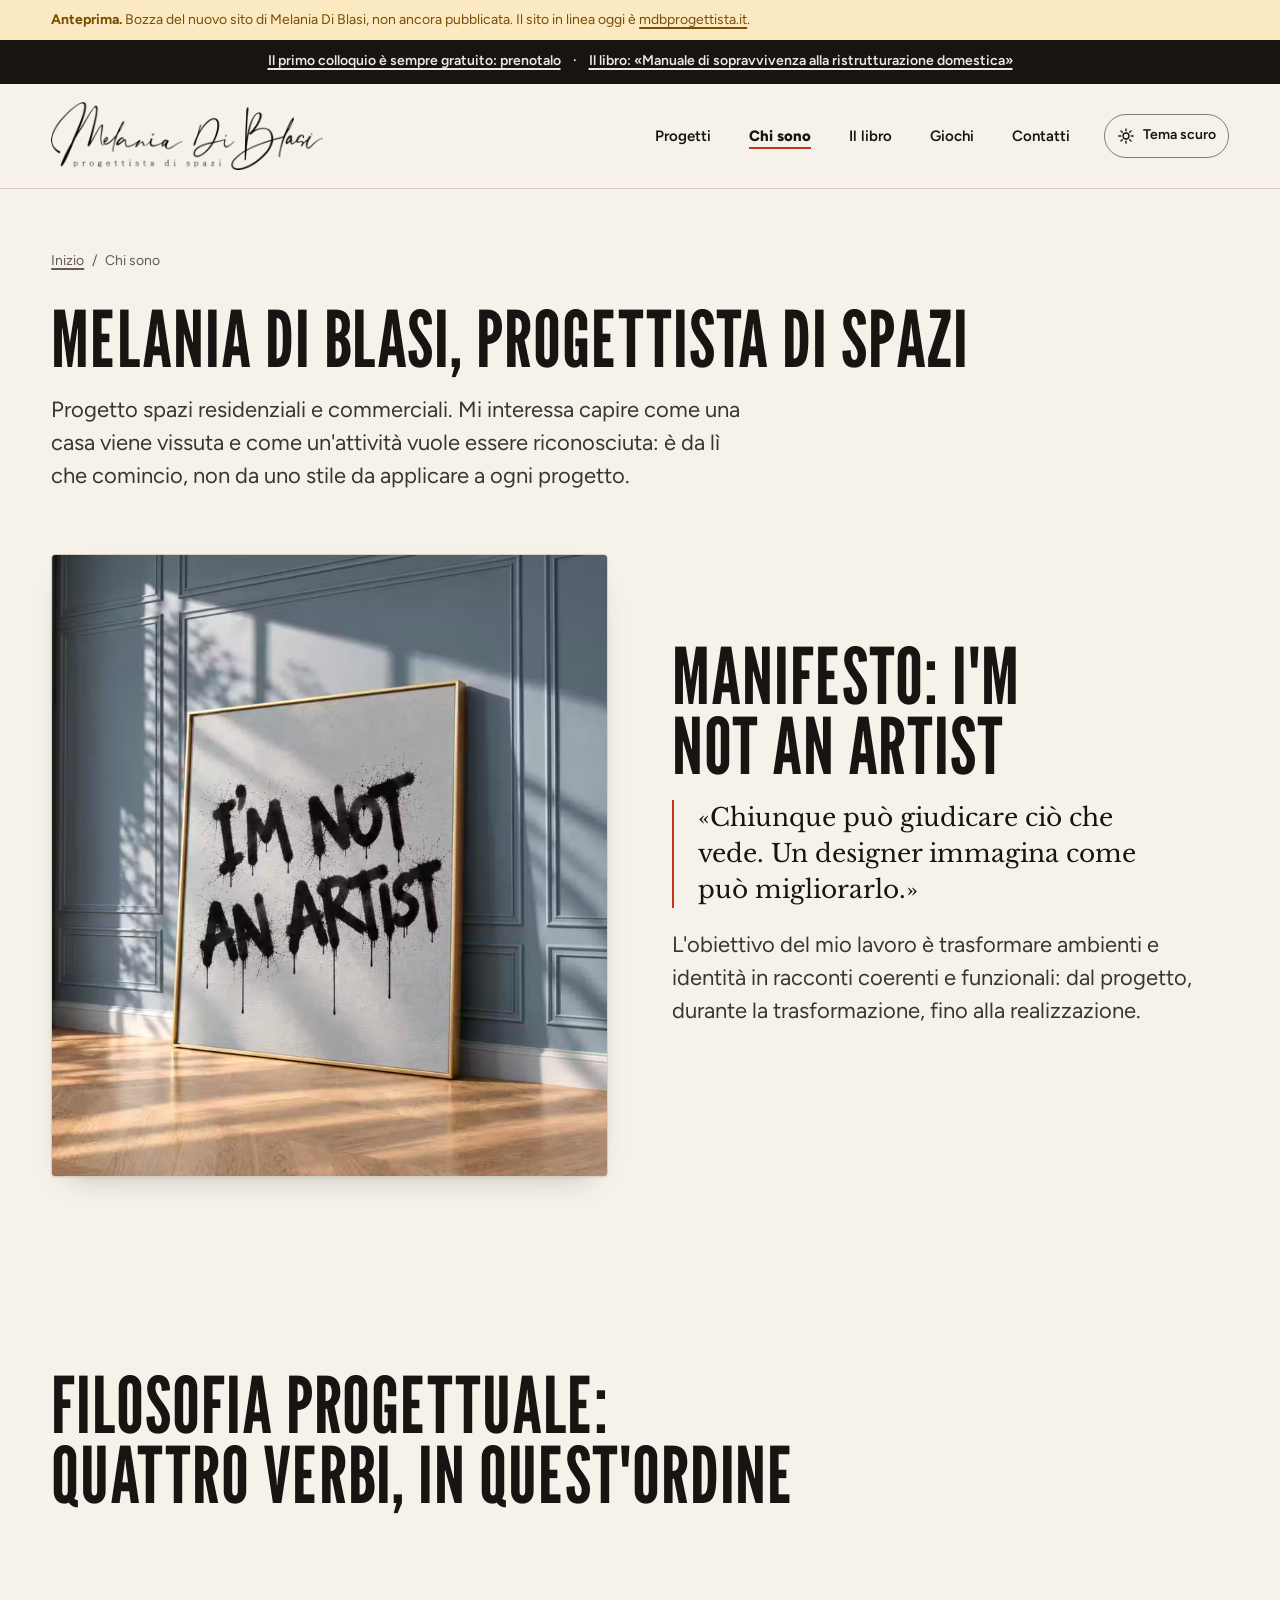
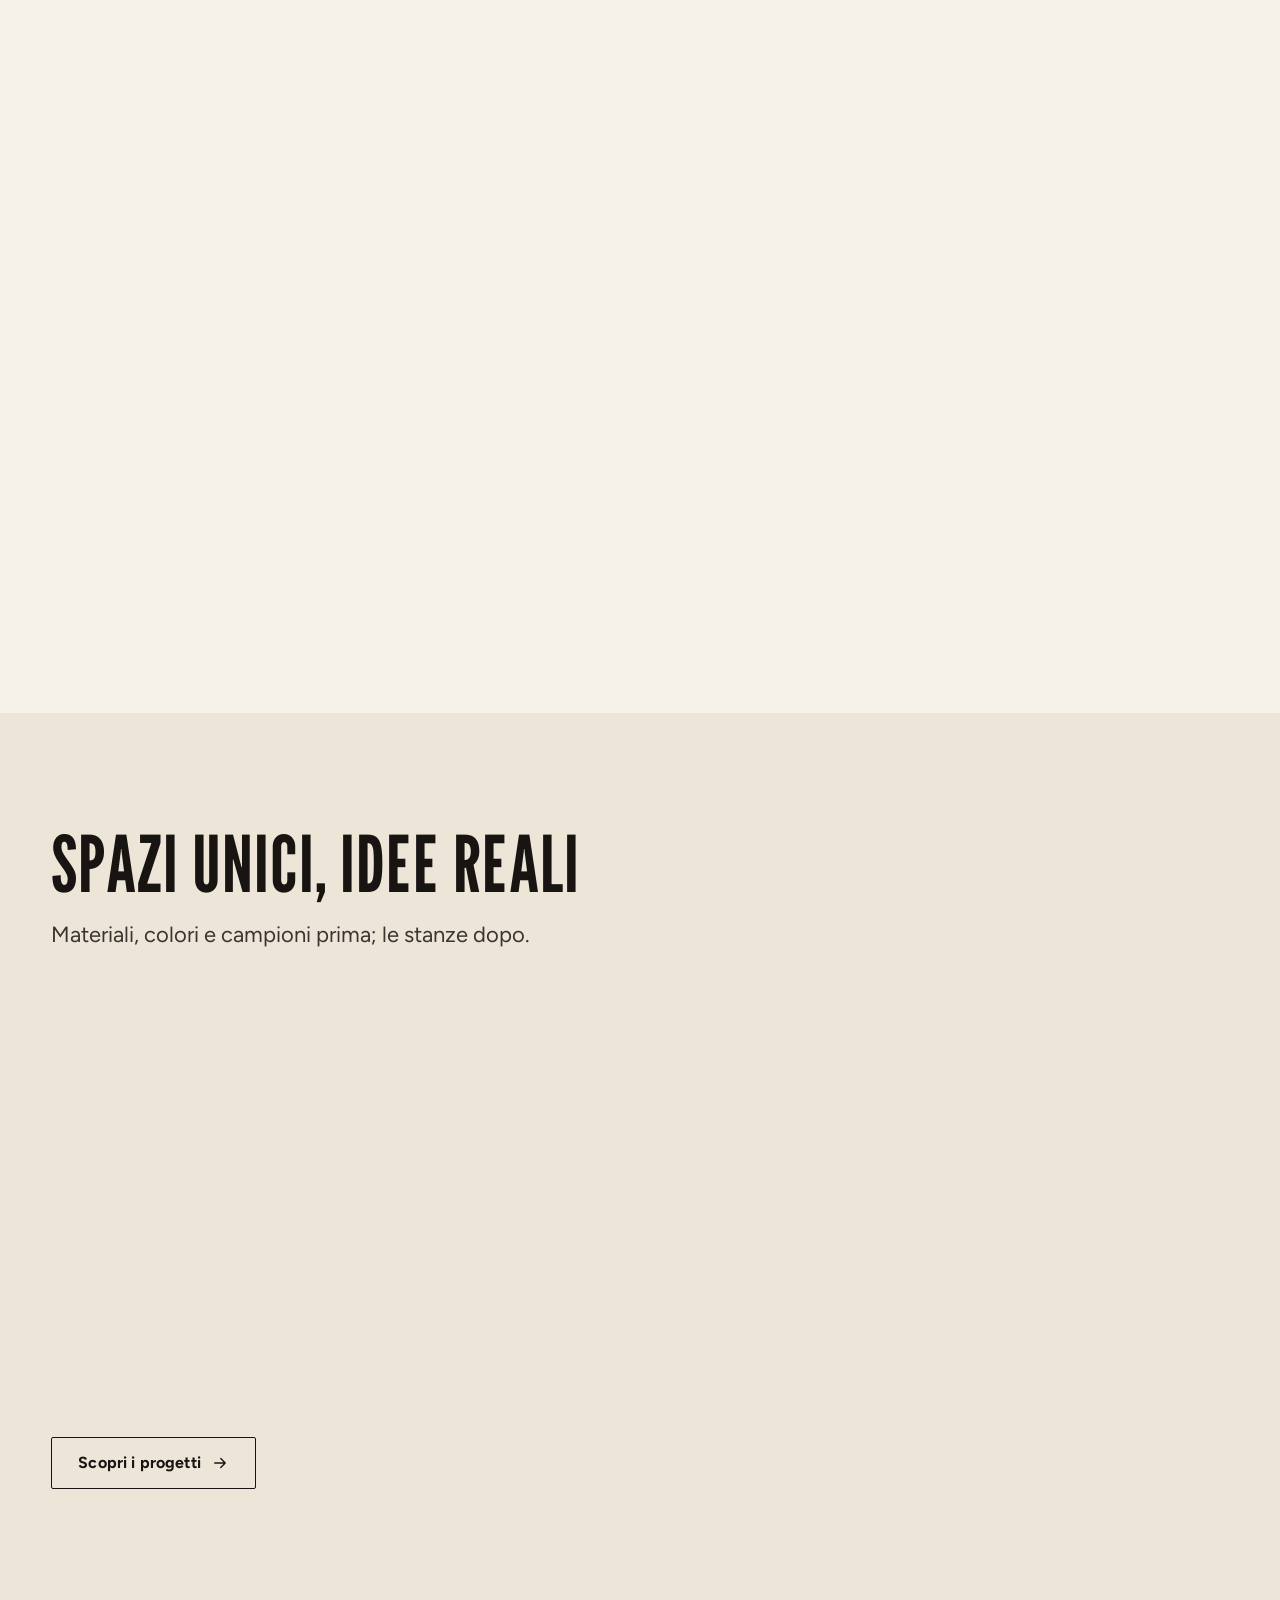
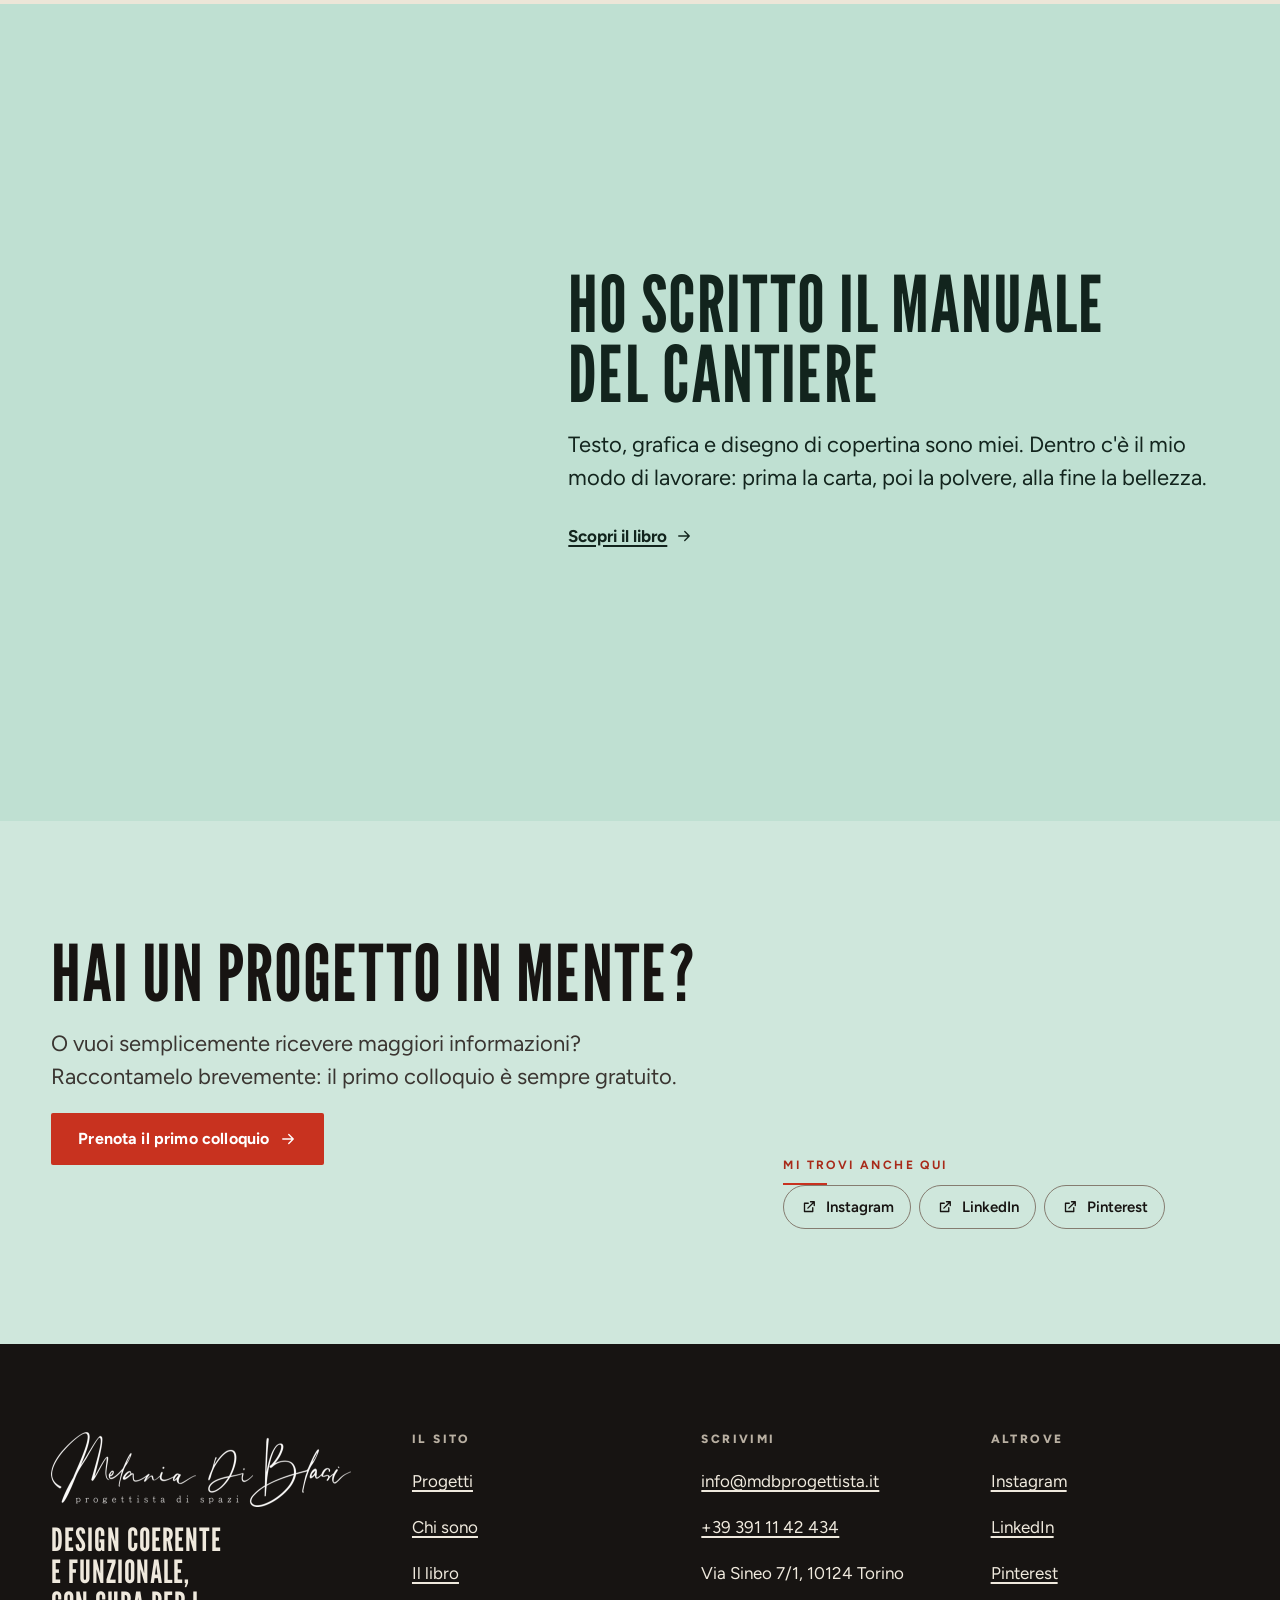
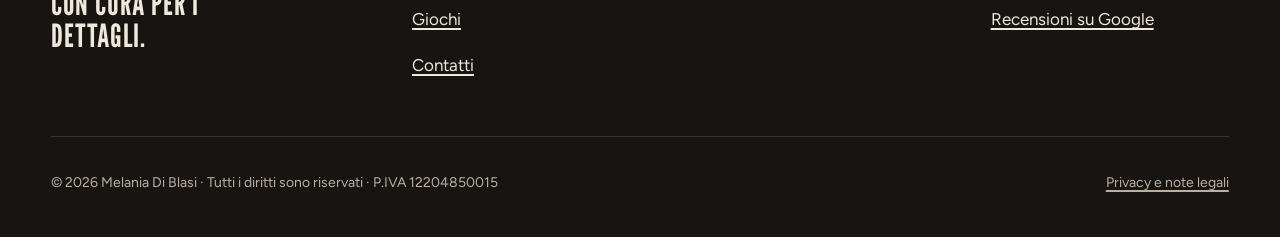
<file: about/index.html>
<!doctype html>
<html lang="it" class="no-js">
<head>
<meta charset="utf-8">
<meta name="viewport" content="width=device-width, initial-scale=1">
<title>Chi sono · Melania Di Blasi, progettista di spazi</title>
<meta name="description" content="Ascoltare, creare, ottimizzare, realizzare: come lavora Melania Di Blasi, progettista di spazi residenziali e commerciali a Torino.">
<link rel="canonical" href="https://andr3a100.github.io/mdb-anteprima/about/">
<meta name="robots" content="noindex, nofollow">
<meta name="author" content="Melania Di Blasi">
<meta name="theme-color" content="#F6F2EA" media="(prefers-color-scheme: light)">
<meta name="theme-color" content="#141210" media="(prefers-color-scheme: dark)">
<meta name="format-detection" content="telephone=no">
<meta http-equiv="Content-Security-Policy" content="default-src 'self'; img-src 'self' data:; style-src 'self'; script-src 'self'; font-src 'self'; connect-src 'none'; object-src 'none'; base-uri 'self'; form-action 'none'">
<meta name="referrer" content="strict-origin-when-cross-origin">
<meta property="og:type" content="website">
<meta property="og:locale" content="it_IT">
<meta property="og:site_name" content="Melania Di Blasi · progettista di spazi">
<meta property="og:title" content="Chi sono · Melania Di Blasi, progettista di spazi">
<meta property="og:description" content="Ascoltare, creare, ottimizzare, realizzare: come lavora Melania Di Blasi, progettista di spazi residenziali e commerciali a Torino.">
<meta property="og:url" content="https://andr3a100.github.io/mdb-anteprima/about/">
<meta property="og:image" content="https://andr3a100.github.io/mdb-anteprima/risorse/img/anteprima.jpg">
<meta property="og:image:width" content="1200">
<meta property="og:image:height" content="630">
<meta property="og:image:alt" content="Melania Di Blasi, progettista di spazi: dal groviglio alla casa">
<meta name="twitter:card" content="summary_large_image">
<link rel="icon" href="../risorse/img/icona.svg" type="image/svg+xml">
<link rel="icon" href="../risorse/img/icona-48.png" sizes="48x48" type="image/png">
<link rel="apple-touch-icon" href="../risorse/img/icona-180.png">
<link rel="preload" href="../risorse/font/league-gothic-400.woff2" as="font" type="font/woff2" crossorigin>
<link rel="preload" href="../risorse/font/figtree-variabile.woff2" as="font" type="font/woff2" crossorigin>
<link rel="stylesheet" href="../risorse/css/sito.css?v=21e259e5f3">
<script src="../risorse/js/tema.js?v=4b6334cfaa"></script>
<script type="application/ld+json">{"@context": "https://schema.org", "@graph": [{"@type": "AboutPage", "@id": "https://andr3a100.github.io/mdb-anteprima/about/", "url": "https://andr3a100.github.io/mdb-anteprima/about/", "name": "Chi sono · Melania Di Blasi, progettista di spazi", "mainEntity": {"@id": "https://andr3a100.github.io/mdb-anteprima/#melania"}}, {"@type": "Person", "@id": "https://andr3a100.github.io/mdb-anteprima/#melania", "name": "Melania Di Blasi", "jobTitle": "Progettista di spazi", "url": "https://andr3a100.github.io/mdb-anteprima/about/", "worksFor": {"@id": "https://andr3a100.github.io/mdb-anteprima/#studio"}, "sameAs": ["https://www.instagram.com/melania_di_blasi_progettista", "https://www.linkedin.com/in/melania-d-bb1aa2b3", "https://pin.it/127tPZosk"]}, {"@type": "BreadcrumbList", "itemListElement": [{"@type": "ListItem", "position": 1, "name": "Inizio", "item": "https://andr3a100.github.io/mdb-anteprima/"}, {"@type": "ListItem", "position": 2, "name": "Chi sono", "item": "https://andr3a100.github.io/mdb-anteprima/about/"}]}]}</script>
</head>
<body>
<span class="vedetta" data-vedetta aria-hidden="true"></span>
<a class="salta" href="#contenuto">Salta al contenuto</a>
<div class="anteprima-fascia" role="note"><p><strong>Anteprima.</strong> Bozza del nuovo sito di Melania Di Blasi, non ancora pubblicata. Il sito in linea oggi è <a href="https://www.mdbprogettista.it/" rel="noopener">mdbprogettista.it</a>.</p></div>
<div class="striscia"><p><a href="../contatti/">Il primo colloquio è sempre gratuito: prenotalo</a><span aria-hidden="true">·</span><a href="../libro/">Il libro: «Manuale di sopravvivenza alla ristrutturazione domestica»</a></p></div>
<header class="testata" data-testata>
<div class="wrap testata-riga">
<a class="marchio" href="../" aria-label="Melania Di Blasi, progettista di spazi: pagina iniziale"><img src="../risorse/img/logo-melania-di-blasi.png" alt="" width="600" height="150"></a>
<button class="menu-apri" type="button" data-menu-apri aria-expanded="false" aria-controls="menu"><svg class="apri" viewBox="0 0 24 24" fill="none" stroke="currentColor" stroke-width="1.8" stroke-linecap="round" stroke-linejoin="round" aria-hidden="true" focusable="false"><path d="M4 7h16M4 12h16M4 17h16"/></svg><svg class="chiudi" viewBox="0 0 24 24" fill="none" stroke="currentColor" stroke-width="1.8" stroke-linecap="round" stroke-linejoin="round" aria-hidden="true" focusable="false"><path d="M6 6l12 12M18 6L6 18"/></svg><span class="nascosto" data-menu-parola>Apri il menu</span></button>
<nav class="menu" id="menu" aria-label="Sezioni del sito"><ul><li><a href="../portfolio/">Progetti</a></li><li><a href="../about/" aria-current="page">Chi sono</a></li><li><a href="../libro/">Il libro</a></li><li><a href="../giochi/">Giochi</a></li><li><a href="../contatti/">Contatti</a></li></ul></nav>
<button class="tema" type="button" data-tema aria-pressed="false"><svg class="sole" viewBox="0 0 24 24" fill="none" stroke="currentColor" stroke-width="1.8" stroke-linecap="round" stroke-linejoin="round" aria-hidden="true" focusable="false"><circle cx="12" cy="12" r="4"/><path d="M12 2.5v2.5M12 19v2.5M2.5 12H5M19 12h2.5M5.3 5.3L7 7M17 17l1.7 1.7M18.7 5.3L17 7M7 17l-1.7 1.7"/></svg><svg class="luna" viewBox="0 0 24 24" fill="none" stroke="currentColor" stroke-width="1.8" stroke-linecap="round" stroke-linejoin="round" aria-hidden="true" focusable="false"><path d="M20 14.2A8 8 0 1 1 9.8 4a6.4 6.4 0 0 0 10.2 10.2z"/></svg><span data-tema-testo>Tema scuro</span></button>
</div>
</header>
<main id="contenuto">
<section class="intestazione">
<div class="wrap">
<nav class="briciole" aria-label="Dove ti trovi"><ol><li><a href="../">Inizio</a></li><li aria-current="page">Chi sono</li></ol></nav>
<h1 class="titolo">Melania Di Blasi, progettista di spazi</h1>
<p class="attacco stretto">Progetto spazi residenziali e commerciali. Mi interessa capire come una casa viene vissuta e come un'attività vuole essere riconosciuta: è da lì che comincio, non da uno stile da applicare a ogni progetto.</p>
</div>
</section>

<section class="sezione-stretta" aria-labelledby="manifesto-titolo">
<div class="wrap due">
<figure class="cornice entra"><picture><source type="image/avif" srcset="../risorse/img/foto/manifesto-not-an-artist-800.avif 800w, ../risorse/img/foto/manifesto-not-an-artist-1600.avif 1428w" sizes="(max-width: 900px) 100vw, 50vw"><img src="../risorse/img/foto/manifesto-not-an-artist-800.jpg" srcset="../risorse/img/foto/manifesto-not-an-artist-800.jpg 800w, ../risorse/img/foto/manifesto-not-an-artist-1600.jpg 1428w" sizes="(max-width: 900px) 100vw, 50vw" alt="Quadro appoggiato a terra con la scritta «I&#x27;m not an artist» contro una parete grigio-azzurra" width="800" height="896" fetchpriority="high" decoding="async"></picture></figure>
<div class="capo">
<h2 class="titolo" id="manifesto-titolo">Manifesto: I'm not an artist</h2>
<blockquote class="citazione">
<p>«Chiunque può giudicare ciò che vede. Un designer immagina come può migliorarlo.»</p>
</blockquote>
<p class="attacco">L'obiettivo del mio lavoro è trasformare ambienti e identità in racconti coerenti e funzionali: dal progetto, durante la trasformazione, fino alla realizzazione.</p>
</div>
</div>
</section>

<section class="sezione" aria-labelledby="filosofia-titolo">
<div class="wrap">
<div class="capo">
<h2 class="titolo" id="filosofia-titolo">Filosofia progettuale: quattro verbi, in quest'ordine</h2>
</div>
<div>
<article class="verbo entra">
<h3><span class="n">01</span><span class="titoletto">Ascoltare</span></h3>
<p>Mi interessa capire come una casa viene vissuta e come un'attività vuole essere riconosciuta: è da lì che comincio, non da uno stile da applicare a ogni progetto.</p>
</article>
<article class="verbo entra">
<h3><span class="n">02</span><span class="titoletto">Creare</span></h3>
<p>Ascolto, osservo e traduco esigenze e idee in scelte concrete: la distribuzione degli ambienti, i materiali, la luce, i dettagli.</p>
</article>
<article class="verbo entra">
<h3><span class="n">03</span><span class="titoletto">Ottimizzare</span></h3>
<p>Cerco soluzioni che funzionino nella vita di tutti i giorni e che abbiano un'identità propria, coerente con le persone e con il luogo.</p>
</article>
<article class="verbo entra">
<h3><span class="n">04</span><span class="titoletto">Realizzare</span></h3>
<p>Il mio lavoro non finisce con la consegna del progetto. Accompagno il cliente durante la ristrutturazione, mi confronto con le imprese e seguo le scelte che emergono lungo il percorso, perché ciò che abbiamo immaginato insieme trovi forma nella realtà.</p>
</article>
</div>
</div>
</section>

<section class="sezione sezione-tinta" aria-labelledby="materia-titolo">
<div class="wrap">
<div class="capo">
<h2 class="titolo" id="materia-titolo">Spazi unici, idee reali</h2>
<p class="attacco">Materiali, colori e campioni prima; le stanze dopo.</p>
</div>
<div class="trio">
<figure class="entra"><picture><source type="image/avif" srcset="../risorse/img/foto/studio-campioni-tessuto-800.avif 800w, ../risorse/img/foto/studio-campioni-tessuto-1600.avif 1600w" sizes="(max-width: 560px) 33vw, 30vw"><img src="../risorse/img/foto/studio-campioni-tessuto-800.jpg" srcset="../risorse/img/foto/studio-campioni-tessuto-800.jpg 800w, ../risorse/img/foto/studio-campioni-tessuto-1600.jpg 1600w" sizes="(max-width: 560px) 33vw, 30vw" alt="Campioni di tessuto blu, beige e bouclé su un tavolo" width="800" height="800" loading="lazy" decoding="async"></picture></figure>
<figure class="entra"><picture><source type="image/avif" srcset="../risorse/img/foto/studio-parete-campioni-800.avif 800w, ../risorse/img/foto/studio-parete-campioni-1600.avif 1600w" sizes="(max-width: 560px) 33vw, 30vw"><img src="../risorse/img/foto/studio-parete-campioni-800.jpg" srcset="../risorse/img/foto/studio-parete-campioni-800.jpg 800w, ../risorse/img/foto/studio-parete-campioni-1600.jpg 1600w" sizes="(max-width: 560px) 33vw, 30vw" alt="Parete di lavoro con campioni di tessuto, carte e schizzi appesi" width="800" height="800" loading="lazy" decoding="async"></picture></figure>
<figure class="entra"><picture><source type="image/avif" srcset="../risorse/img/foto/studio-tavolo-materiali-800.avif 800w, ../risorse/img/foto/studio-tavolo-materiali-1600.avif 1600w" sizes="(max-width: 560px) 33vw, 30vw"><img src="../risorse/img/foto/studio-tavolo-materiali-800.jpg" srcset="../risorse/img/foto/studio-tavolo-materiali-800.jpg 800w, ../risorse/img/foto/studio-tavolo-materiali-1600.jpg 1600w" sizes="(max-width: 560px) 33vw, 30vw" alt="Tavolo da lavoro con campioni di legno, tessuti e colori" width="800" height="800" loading="lazy" decoding="async"></picture></figure>
</div>
<div class="azioni dopo">
<a class="btn btn-linea" href="../portfolio/">Scopri i progetti <svg class="freccia" viewBox="0 0 24 24" fill="none" stroke="currentColor" stroke-width="1.8" stroke-linecap="round" stroke-linejoin="round" aria-hidden="true" focusable="false"><path d="M5 12h14M13 6l6 6-6 6"/></svg></a>
</div>
</div>
</section>

<section class="sezione sezione-menta" aria-labelledby="scritto-titolo">
<div class="wrap libro">
<a class="copertina entra" href="../libro/"><img src="../risorse/img/libro/copertina-900.jpg" srcset="../risorse/img/libro/copertina-900.jpg 900w, ../risorse/img/libro/copertina-450.jpg 450w" sizes="(max-width: 900px) 72vw, 380px" alt="Copertina del libro «Manuale di sopravvivenza alla ristrutturazione domestica» di Melania Di Blasi" width="900" height="1391" loading="lazy" decoding="async"></a>
<div class="libro-testo">
<h2 class="titolo" id="scritto-titolo">Ho scritto il manuale del cantiere</h2>
<p class="attacco">Testo, grafica e disegno di copertina sono miei. Dentro c'è il mio modo di lavorare: prima la carta, poi la polvere, alla fine la bellezza.</p>
<a class="collegamento" href="../libro/">Scopri il libro <svg class="freccia" viewBox="0 0 24 24" fill="none" stroke="currentColor" stroke-width="1.8" stroke-linecap="round" stroke-linejoin="round" aria-hidden="true" focusable="false"><path d="M5 12h14M13 6l6 6-6 6"/></svg></a>
</div>
</div>
</section>

<section class="sezione chiusura" aria-labelledby="privato-titolo">
<div class="wrap chiusura-griglia">
<div class="capo">
<h2 class="titolo" id="privato-titolo">Hai un progetto in mente?</h2>
<p class="attacco">O vuoi semplicemente ricevere maggiori informazioni? Raccontamelo brevemente: il primo colloquio è sempre gratuito.</p>
<div class="azioni">
<a class="btn btn-primario" href="../contatti/">Prenota il primo colloquio <svg class="freccia" viewBox="0 0 24 24" fill="none" stroke="currentColor" stroke-width="1.8" stroke-linecap="round" stroke-linejoin="round" aria-hidden="true" focusable="false"><path d="M5 12h14M13 6l6 6-6 6"/></svg></a>
</div>
</div>
<div>
<p class="etichetta">Mi trovi anche qui</p>
<ul class="social dopo-poco">
<li><a href="https://www.instagram.com/melania_di_blasi_progettista" rel="noopener me"><svg viewBox="0 0 24 24" fill="none" stroke="currentColor" stroke-width="1.8" stroke-linecap="round" stroke-linejoin="round" aria-hidden="true" focusable="false"><path d="M14 5h5v5M19 5l-8.5 8.5M11 7H6v11h11v-5"/></svg>Instagram</a></li>
<li><a href="https://www.linkedin.com/in/melania-d-bb1aa2b3" rel="noopener me"><svg viewBox="0 0 24 24" fill="none" stroke="currentColor" stroke-width="1.8" stroke-linecap="round" stroke-linejoin="round" aria-hidden="true" focusable="false"><path d="M14 5h5v5M19 5l-8.5 8.5M11 7H6v11h11v-5"/></svg>LinkedIn</a></li>
<li><a href="https://pin.it/127tPZosk" rel="noopener me"><svg viewBox="0 0 24 24" fill="none" stroke="currentColor" stroke-width="1.8" stroke-linecap="round" stroke-linejoin="round" aria-hidden="true" focusable="false"><path d="M14 5h5v5M19 5l-8.5 8.5M11 7H6v11h11v-5"/></svg>Pinterest</a></li>
</ul>
</div>
</div>
</section>

</main>
<footer class="piede">
<div class="wrap">
<div class="piede-griglia">
<div>
<img class="firma" src="../risorse/img/logo-melania-di-blasi.png" alt="Melania Di Blasi, progettista di spazi" width="600" height="150" loading="lazy">
<p class="motto">Design coerente e funzionale, con cura per i dettagli.</p>
</div>
<div>
<h2>Il sito</h2>
<ul><li><a href="../portfolio/">Progetti</a></li><li><a href="../about/">Chi sono</a></li><li><a href="../libro/">Il libro</a></li><li><a href="../giochi/">Giochi</a></li><li><a href="../contatti/">Contatti</a></li></ul>
</div>
<div>
<h2>Scrivimi</h2>
<ul>
<li><a href="mailto:info@mdbprogettista.it">info@mdbprogettista.it</a></li>
<li><a href="tel:+393911142434">+39 391 11 42 434</a></li>
<li><span>Via Sineo 7/1, 10124 Torino</span></li>
</ul>
</div>
<div>
<h2>Altrove</h2>
<ul>
<li><a href="https://www.instagram.com/melania_di_blasi_progettista" rel="noopener me">Instagram</a></li>
<li><a href="https://www.linkedin.com/in/melania-d-bb1aa2b3" rel="noopener me">LinkedIn</a></li>
<li><a href="https://pin.it/127tPZosk" rel="noopener me">Pinterest</a></li>
<li><a href="https://g.page/r/CTu37gACwiOfECE/review" rel="noopener">Recensioni su Google</a></li>
</ul>
</div>
</div>
<div class="piede-fondo">
<p>© 2026 Melania Di Blasi · Tutti i diritti sono riservati · P.IVA 12204850015</p>
<a href="../privacy/">Privacy e note legali</a>
</div>
</div>
</footer>
<script src="../risorse/js/sito.js?v=0a64a3b6fc" defer></script>
</body>
</html>
</file>
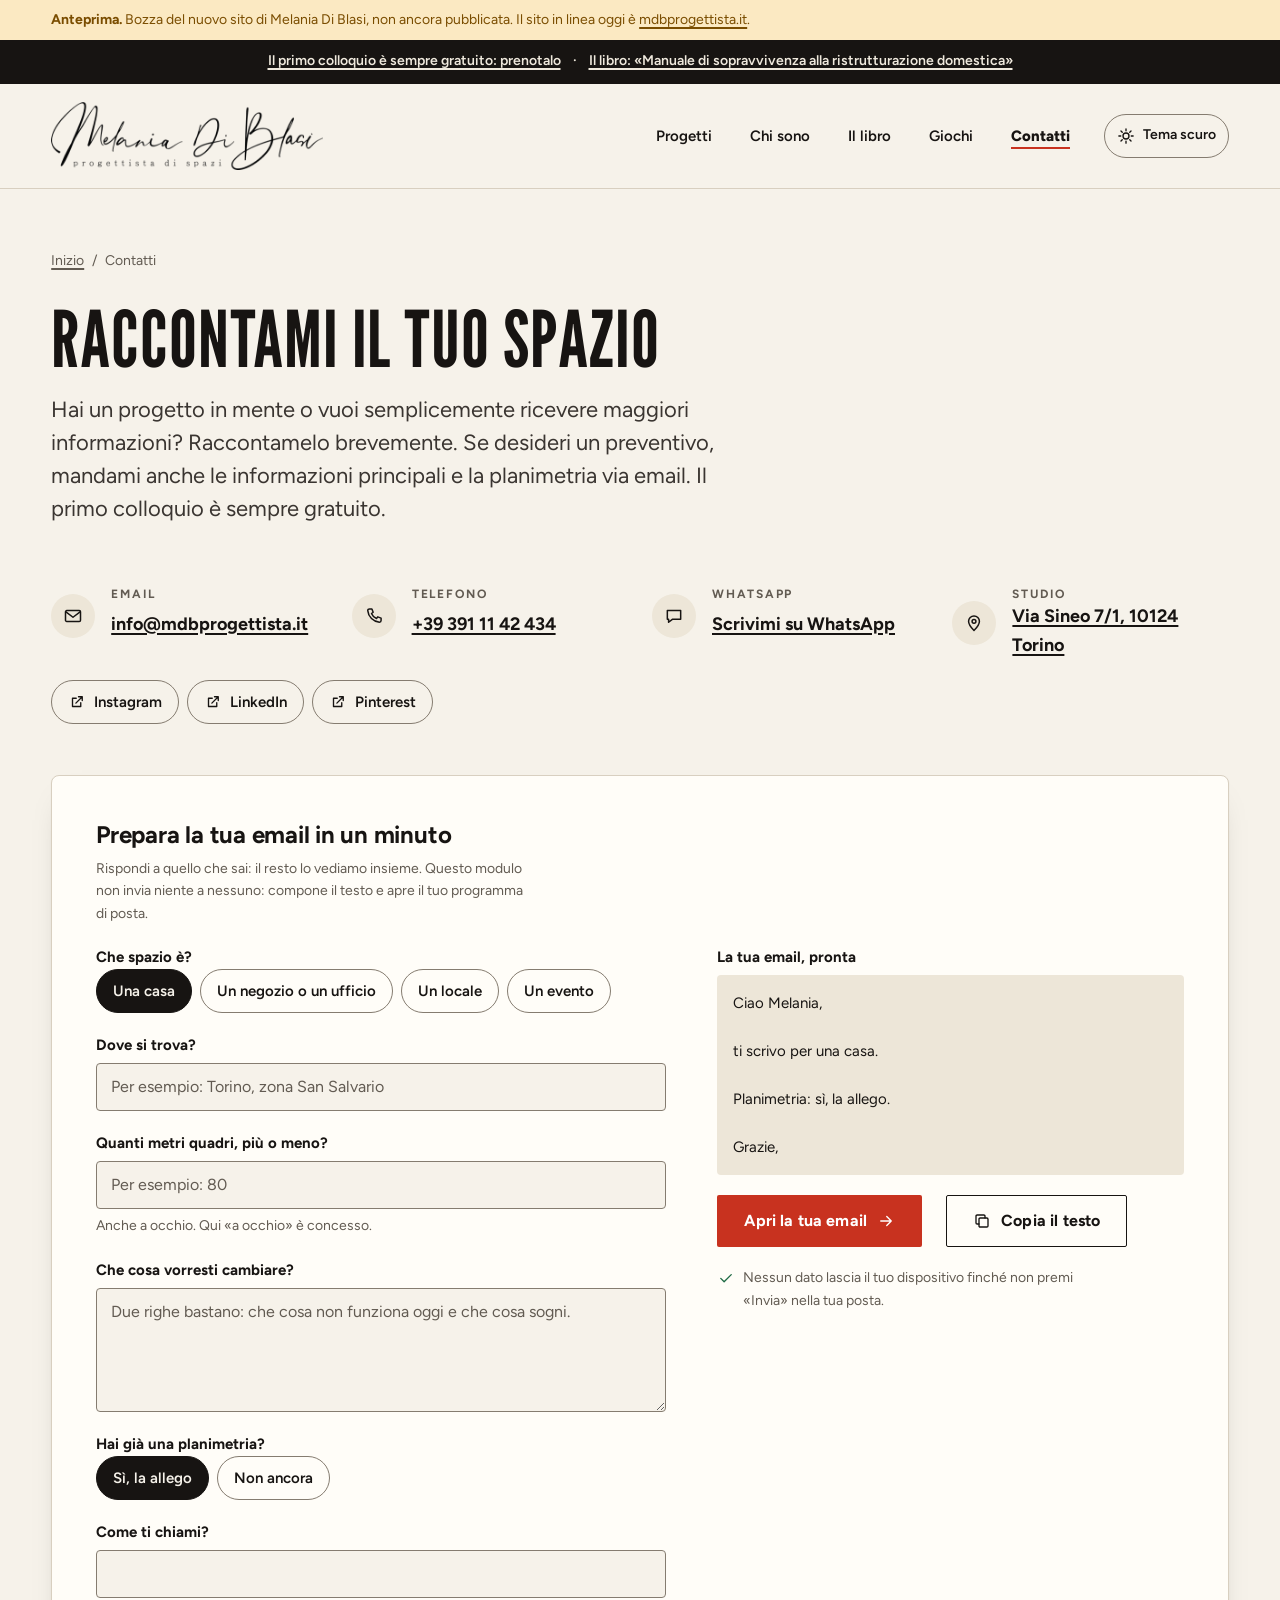
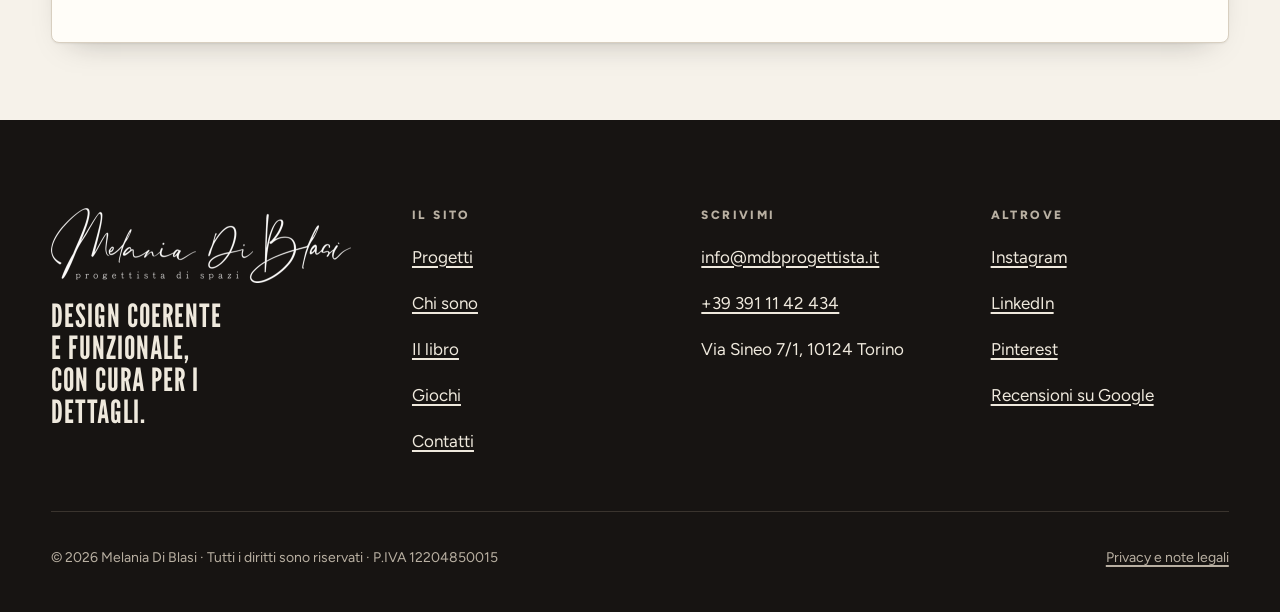
<file: contatti/index.html>
<!doctype html>
<html lang="it" class="no-js">
<head>
<meta charset="utf-8">
<meta name="viewport" content="width=device-width, initial-scale=1">
<title>Contatti · Melania Di Blasi, progettista di spazi a Torino</title>
<meta name="description" content="Scrivi a Melania Di Blasi: email, telefono e studio in via Sineo a Torino. Racconta il tuo spazio in due righe; per un preventivo allega la planimetria.">
<link rel="canonical" href="https://andr3a100.github.io/mdb-anteprima/contatti/">
<meta name="robots" content="noindex, nofollow">
<meta name="author" content="Melania Di Blasi">
<meta name="theme-color" content="#F6F2EA" media="(prefers-color-scheme: light)">
<meta name="theme-color" content="#141210" media="(prefers-color-scheme: dark)">
<meta name="format-detection" content="telephone=no">
<meta http-equiv="Content-Security-Policy" content="default-src 'self'; img-src 'self' data:; style-src 'self'; script-src 'self'; font-src 'self'; connect-src 'none'; object-src 'none'; base-uri 'self'; form-action 'none'">
<meta name="referrer" content="strict-origin-when-cross-origin">
<meta property="og:type" content="website">
<meta property="og:locale" content="it_IT">
<meta property="og:site_name" content="Melania Di Blasi · progettista di spazi">
<meta property="og:title" content="Contatti · Melania Di Blasi, progettista di spazi a Torino">
<meta property="og:description" content="Scrivi a Melania Di Blasi: email, telefono e studio in via Sineo a Torino. Racconta il tuo spazio in due righe; per un preventivo allega la planimetria.">
<meta property="og:url" content="https://andr3a100.github.io/mdb-anteprima/contatti/">
<meta property="og:image" content="https://andr3a100.github.io/mdb-anteprima/risorse/img/anteprima.jpg">
<meta property="og:image:width" content="1200">
<meta property="og:image:height" content="630">
<meta property="og:image:alt" content="Melania Di Blasi, progettista di spazi: dal groviglio alla casa">
<meta name="twitter:card" content="summary_large_image">
<link rel="icon" href="../risorse/img/icona.svg" type="image/svg+xml">
<link rel="icon" href="../risorse/img/icona-48.png" sizes="48x48" type="image/png">
<link rel="apple-touch-icon" href="../risorse/img/icona-180.png">
<link rel="preload" href="../risorse/font/league-gothic-400.woff2" as="font" type="font/woff2" crossorigin>
<link rel="preload" href="../risorse/font/figtree-variabile.woff2" as="font" type="font/woff2" crossorigin>
<link rel="stylesheet" href="../risorse/css/sito.css?v=21e259e5f3">
<script src="../risorse/js/tema.js?v=4b6334cfaa"></script>
<script type="application/ld+json">{"@context": "https://schema.org", "@graph": [{"@type": "WebPage", "@id": "https://andr3a100.github.io/mdb-anteprima/contatti/", "url": "https://andr3a100.github.io/mdb-anteprima/contatti/", "name": "Contatti · Melania Di Blasi, progettista di spazi a Torino", "description": "Scrivi a Melania Di Blasi: email, telefono e studio in via Sineo a Torino. Racconta il tuo spazio in due righe; per un preventivo allega la planimetria.", "inLanguage": "it", "isPartOf": {"@id": "https://andr3a100.github.io/mdb-anteprima/#sito"}}, {"@type": "BreadcrumbList", "itemListElement": [{"@type": "ListItem", "position": 1, "name": "Inizio", "item": "https://andr3a100.github.io/mdb-anteprima/"}, {"@type": "ListItem", "position": 2, "name": "Contatti", "item": "https://andr3a100.github.io/mdb-anteprima/contatti/"}]}]}</script>
</head>
<body>
<span class="vedetta" data-vedetta aria-hidden="true"></span>
<a class="salta" href="#contenuto">Salta al contenuto</a>
<div class="anteprima-fascia" role="note"><p><strong>Anteprima.</strong> Bozza del nuovo sito di Melania Di Blasi, non ancora pubblicata. Il sito in linea oggi è <a href="https://www.mdbprogettista.it/" rel="noopener">mdbprogettista.it</a>.</p></div>
<div class="striscia"><p><a href="../contatti/">Il primo colloquio è sempre gratuito: prenotalo</a><span aria-hidden="true">·</span><a href="../libro/">Il libro: «Manuale di sopravvivenza alla ristrutturazione domestica»</a></p></div>
<header class="testata" data-testata>
<div class="wrap testata-riga">
<a class="marchio" href="../" aria-label="Melania Di Blasi, progettista di spazi: pagina iniziale"><img src="../risorse/img/logo-melania-di-blasi.png" alt="" width="600" height="150"></a>
<button class="menu-apri" type="button" data-menu-apri aria-expanded="false" aria-controls="menu"><svg class="apri" viewBox="0 0 24 24" fill="none" stroke="currentColor" stroke-width="1.8" stroke-linecap="round" stroke-linejoin="round" aria-hidden="true" focusable="false"><path d="M4 7h16M4 12h16M4 17h16"/></svg><svg class="chiudi" viewBox="0 0 24 24" fill="none" stroke="currentColor" stroke-width="1.8" stroke-linecap="round" stroke-linejoin="round" aria-hidden="true" focusable="false"><path d="M6 6l12 12M18 6L6 18"/></svg><span class="nascosto" data-menu-parola>Apri il menu</span></button>
<nav class="menu" id="menu" aria-label="Sezioni del sito"><ul><li><a href="../portfolio/">Progetti</a></li><li><a href="../about/">Chi sono</a></li><li><a href="../libro/">Il libro</a></li><li><a href="../giochi/">Giochi</a></li><li><a href="../contatti/" aria-current="page">Contatti</a></li></ul></nav>
<button class="tema" type="button" data-tema aria-pressed="false"><svg class="sole" viewBox="0 0 24 24" fill="none" stroke="currentColor" stroke-width="1.8" stroke-linecap="round" stroke-linejoin="round" aria-hidden="true" focusable="false"><circle cx="12" cy="12" r="4"/><path d="M12 2.5v2.5M12 19v2.5M2.5 12H5M19 12h2.5M5.3 5.3L7 7M17 17l1.7 1.7M18.7 5.3L17 7M7 17l-1.7 1.7"/></svg><svg class="luna" viewBox="0 0 24 24" fill="none" stroke="currentColor" stroke-width="1.8" stroke-linecap="round" stroke-linejoin="round" aria-hidden="true" focusable="false"><path d="M20 14.2A8 8 0 1 1 9.8 4a6.4 6.4 0 0 0 10.2 10.2z"/></svg><span data-tema-testo>Tema scuro</span></button>
</div>
</header>
<main id="contenuto">
<section class="intestazione">
<div class="wrap">
<nav class="briciole" aria-label="Dove ti trovi"><ol><li><a href="../">Inizio</a></li><li aria-current="page">Contatti</li></ol></nav>
<h1 class="titolo">Raccontami il tuo spazio</h1>
<p class="attacco stretto">Hai un progetto in mente o vuoi semplicemente ricevere maggiori informazioni? Raccontamelo brevemente. Se desideri un preventivo, mandami anche le informazioni principali e la planimetria via email. Il primo colloquio è sempre gratuito.</p>
</div>
</section>

<section class="sezione-stretta" aria-label="Recapiti e modulo">
<div class="wrap contatti">
<div class="recapiti">
<div class="recapito"><span class="icona"><svg viewBox="0 0 24 24" fill="none" stroke="currentColor" stroke-width="1.8" stroke-linecap="round" stroke-linejoin="round" aria-hidden="true" focusable="false"><rect x="3" y="5.5" width="18" height="13" rx="1.5"/><path d="M3.5 7l8.5 6.5L20.5 7"/></svg></span><div><small>Email</small><a href="mailto:info@mdbprogettista.it">info@mdbprogettista.it</a></div></div>
<div class="recapito"><span class="icona"><svg viewBox="0 0 24 24" fill="none" stroke="currentColor" stroke-width="1.8" stroke-linecap="round" stroke-linejoin="round" aria-hidden="true" focusable="false"><path d="M6.5 3.5h3l1.5 4-2 1.5a11 11 0 0 0 6 6l1.5-2 4 1.5v3a2 2 0 0 1-2 2A15.5 15.5 0 0 1 4.5 5.5a2 2 0 0 1 2-2z"/></svg></span><div><small>Telefono</small><a href="tel:+393911142434">+39 391 11 42 434</a></div></div>
<div class="recapito"><span class="icona"><svg viewBox="0 0 24 24" fill="none" stroke="currentColor" stroke-width="1.8" stroke-linecap="round" stroke-linejoin="round" aria-hidden="true" focusable="false"><path d="M4 5.5h16v10.5H10l-4.5 3.5V16H4z"/></svg></span><div><small>WhatsApp</small><a href="https://wa.me/393911142434" rel="noopener">Scrivimi su WhatsApp</a></div></div>
<div class="recapito"><span class="icona"><svg viewBox="0 0 24 24" fill="none" stroke="currentColor" stroke-width="1.8" stroke-linecap="round" stroke-linejoin="round" aria-hidden="true" focusable="false"><path d="M12 21s6.5-6.2 6.5-11A6.5 6.5 0 0 0 5.5 10c0 4.8 6.5 11 6.5 11z"/><circle cx="12" cy="10" r="2.3"/></svg></span><div><small>Studio</small><a href="https://www.openstreetmap.org/search?query=Via%20Sineo%207%2C%2010124%20Torino" rel="noopener">Via Sineo 7/1, 10124 Torino</a></div></div>
<ul class="social">
<li><a href="https://www.instagram.com/melania_di_blasi_progettista" rel="noopener me"><svg viewBox="0 0 24 24" fill="none" stroke="currentColor" stroke-width="1.8" stroke-linecap="round" stroke-linejoin="round" aria-hidden="true" focusable="false"><path d="M14 5h5v5M19 5l-8.5 8.5M11 7H6v11h11v-5"/></svg>Instagram</a></li>
<li><a href="https://www.linkedin.com/in/melania-d-bb1aa2b3" rel="noopener me"><svg viewBox="0 0 24 24" fill="none" stroke="currentColor" stroke-width="1.8" stroke-linecap="round" stroke-linejoin="round" aria-hidden="true" focusable="false"><path d="M14 5h5v5M19 5l-8.5 8.5M11 7H6v11h11v-5"/></svg>LinkedIn</a></li>
<li><a href="https://pin.it/127tPZosk" rel="noopener me"><svg viewBox="0 0 24 24" fill="none" stroke="currentColor" stroke-width="1.8" stroke-linecap="round" stroke-linejoin="round" aria-hidden="true" focusable="false"><path d="M14 5h5v5M19 5l-8.5 8.5M11 7H6v11h11v-5"/></svg>Pinterest</a></li>
</ul>
</div>

<div class="pannello">
<form class="modulo" data-modulo novalidate>
<div class="capo capo-piccolo">
<h2 class="sottotitolo">Prepara la tua email in un minuto</h2>
<p class="piccolo">Rispondi a quello che sai: il resto lo vediamo insieme. Questo modulo non invia niente a nessuno: compone il testo e apre il tuo programma di posta.</p>
</div>
<div class="modulo-domande">
<fieldset class="gruppo">
<legend>Che spazio è?</legend>
<div class="scelte">
<label class="scelta"><input type="radio" name="spazio" value="una casa" checked><span>Una casa</span></label>
<label class="scelta"><input type="radio" name="spazio" value="un negozio o un ufficio"><span>Un negozio o un ufficio</span></label>
<label class="scelta"><input type="radio" name="spazio" value="un locale"><span>Un locale</span></label>
<label class="scelta"><input type="radio" name="spazio" value="un evento"><span>Un evento</span></label>
</div>
</fieldset>
<div class="campo">
<label for="m-dove">Dove si trova?</label>
<input id="m-dove" name="dove" type="text" autocomplete="address-level2" placeholder="Per esempio: Torino, zona San Salvario">
</div>
<div class="campo">
<label for="m-metri">Quanti metri quadri, più o meno?</label>
<input id="m-metri" name="metri" type="text" inputmode="numeric" placeholder="Per esempio: 80">
<p class="aiuto">Anche a occhio. Qui «a occhio» è concesso.</p>
</div>
<div class="campo">
<label for="m-idea">Che cosa vorresti cambiare?</label>
<textarea id="m-idea" name="idea" rows="4" placeholder="Due righe bastano: che cosa non funziona oggi e che cosa sogni."></textarea>
</div>
<fieldset class="gruppo">
<legend>Hai già una planimetria?</legend>
<div class="scelte">
<label class="scelta"><input type="radio" name="planimetria" value="sì, la allego" checked><span>Sì, la allego</span></label>
<label class="scelta"><input type="radio" name="planimetria" value="non ancora"><span>Non ancora</span></label>
</div>
</fieldset>
<div class="campo">
<label for="m-nome">Come ti chiami?</label>
<input id="m-nome" name="nome" type="text" autocomplete="name">
</div>
</div>
<div class="modulo-pronta">
<div class="campo">
<span class="etichetta-campo" id="m-anteprima-titolo">La tua email, pronta</span>
<p class="anteprima" data-anteprima aria-labelledby="m-anteprima-titolo" tabindex="0"></p>
</div>
<div class="azioni">
<a class="btn btn-primario" href="mailto:info@mdbprogettista.it" data-invia>Apri la tua email <svg class="freccia" viewBox="0 0 24 24" fill="none" stroke="currentColor" stroke-width="1.8" stroke-linecap="round" stroke-linejoin="round" aria-hidden="true" focusable="false"><path d="M5 12h14M13 6l6 6-6 6"/></svg></a>
<button class="btn btn-linea" type="button" data-copia><svg class="freccia" viewBox="0 0 24 24" fill="none" stroke="currentColor" stroke-width="1.8" stroke-linecap="round" stroke-linejoin="round" aria-hidden="true" focusable="false"><rect x="8" y="8" width="12" height="12" rx="1.5"/><path d="M16 8V5.5A1.5 1.5 0 0 0 14.5 4h-9A1.5 1.5 0 0 0 4 5.5v9A1.5 1.5 0 0 0 5.5 16H8"/></svg>Copia il testo</button>
</div>
<p class="avviso avviso-verde" data-copiato hidden role="status"><svg viewBox="0 0 24 24" fill="none" stroke="currentColor" stroke-width="1.8" stroke-linecap="round" stroke-linejoin="round" aria-hidden="true" focusable="false"><path d="M5 12.5l4.5 4.5L19 7.5"/></svg><span>Testo copiato: incollalo nella tua email a info@mdbprogettista.it.</span></p>
<p class="rassicura"><svg viewBox="0 0 24 24" fill="none" stroke="currentColor" stroke-width="1.8" stroke-linecap="round" stroke-linejoin="round" aria-hidden="true" focusable="false"><path d="M5 12.5l4.5 4.5L19 7.5"/></svg><span>Nessun dato lascia il tuo dispositivo finché non premi «Invia» nella tua posta.</span></p>
</div>
</form>
</div>
</div>
</section>

</main>
<footer class="piede">
<div class="wrap">
<div class="piede-griglia">
<div>
<img class="firma" src="../risorse/img/logo-melania-di-blasi.png" alt="Melania Di Blasi, progettista di spazi" width="600" height="150" loading="lazy">
<p class="motto">Design coerente e funzionale, con cura per i dettagli.</p>
</div>
<div>
<h2>Il sito</h2>
<ul><li><a href="../portfolio/">Progetti</a></li><li><a href="../about/">Chi sono</a></li><li><a href="../libro/">Il libro</a></li><li><a href="../giochi/">Giochi</a></li><li><a href="../contatti/">Contatti</a></li></ul>
</div>
<div>
<h2>Scrivimi</h2>
<ul>
<li><a href="mailto:info@mdbprogettista.it">info@mdbprogettista.it</a></li>
<li><a href="tel:+393911142434">+39 391 11 42 434</a></li>
<li><span>Via Sineo 7/1, 10124 Torino</span></li>
</ul>
</div>
<div>
<h2>Altrove</h2>
<ul>
<li><a href="https://www.instagram.com/melania_di_blasi_progettista" rel="noopener me">Instagram</a></li>
<li><a href="https://www.linkedin.com/in/melania-d-bb1aa2b3" rel="noopener me">LinkedIn</a></li>
<li><a href="https://pin.it/127tPZosk" rel="noopener me">Pinterest</a></li>
<li><a href="https://g.page/r/CTu37gACwiOfECE/review" rel="noopener">Recensioni su Google</a></li>
</ul>
</div>
</div>
<div class="piede-fondo">
<p>© 2026 Melania Di Blasi · Tutti i diritti sono riservati · P.IVA 12204850015</p>
<a href="../privacy/">Privacy e note legali</a>
</div>
</div>
</footer>
<script src="../risorse/js/sito.js?v=0a64a3b6fc" defer></script>
<script src="../risorse/js/contatti.js?v=b9fa0bd978" defer></script>
</body>
</html>
</file>
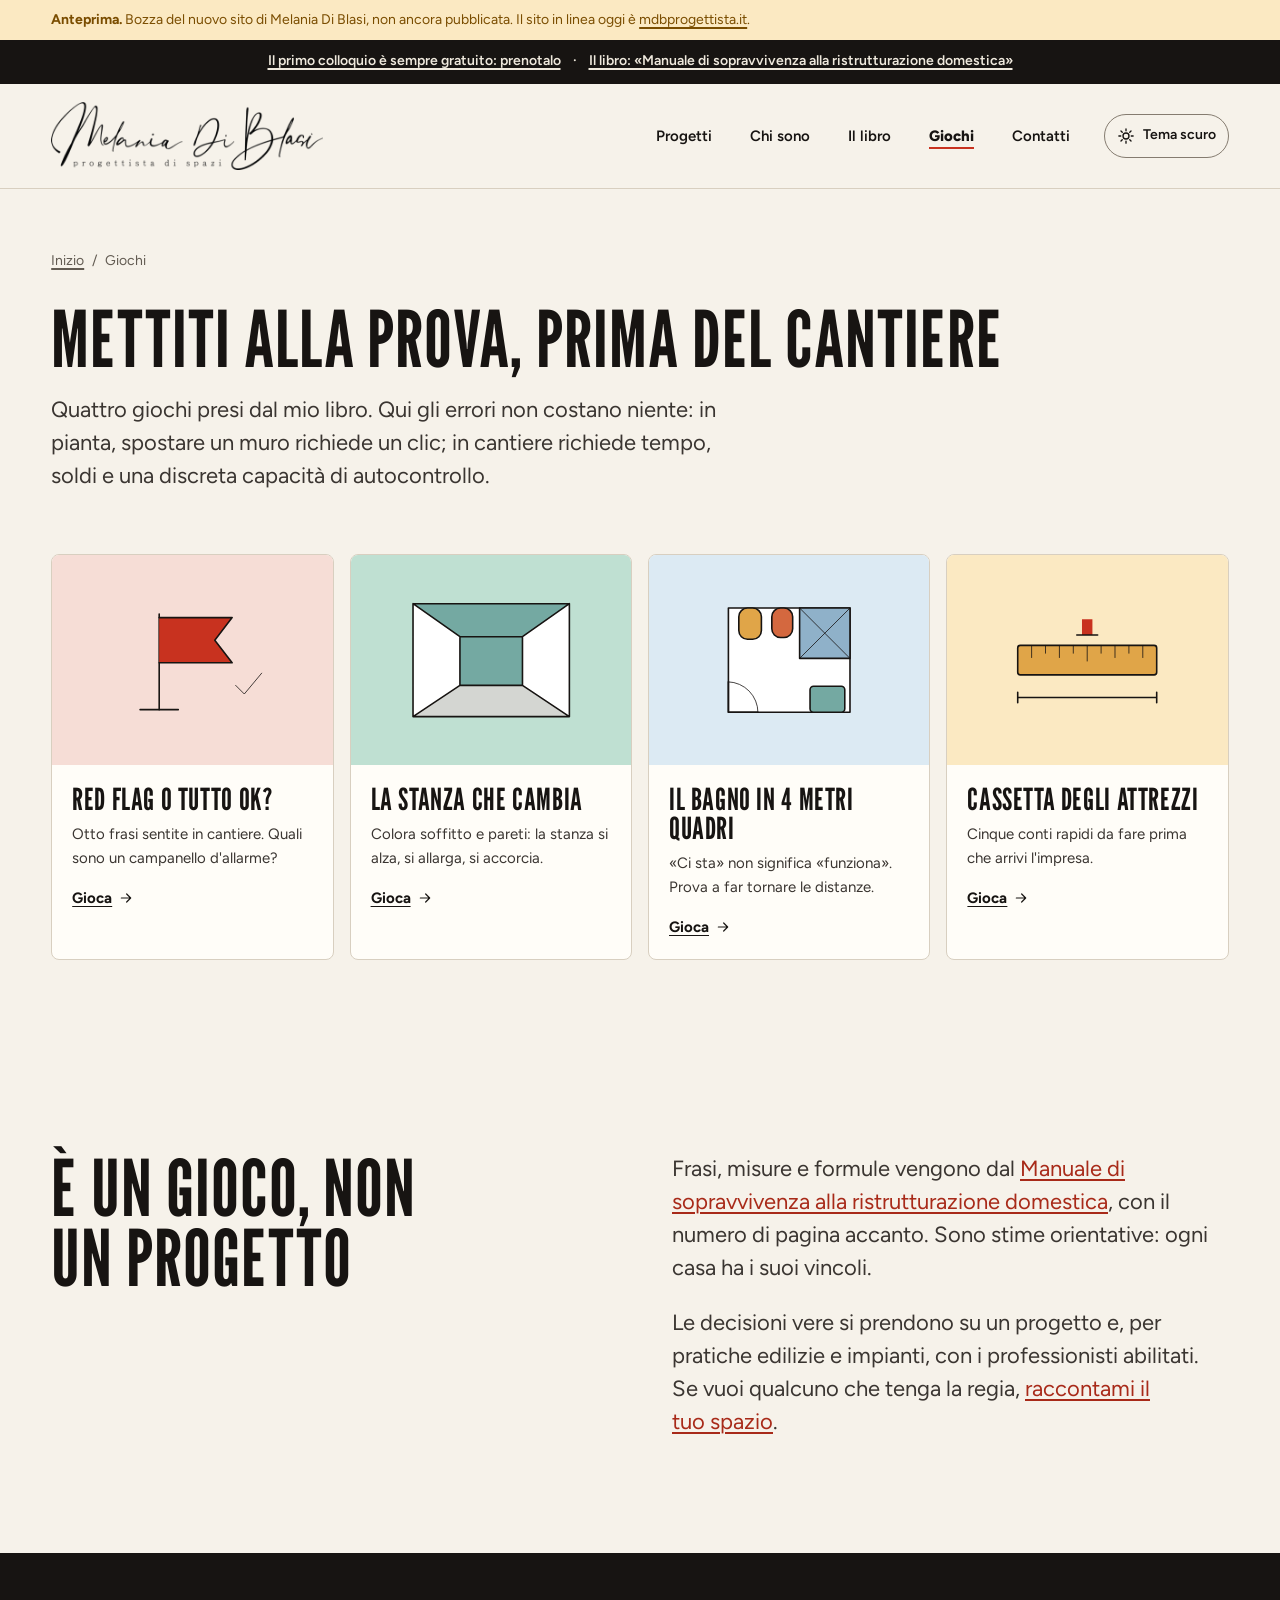
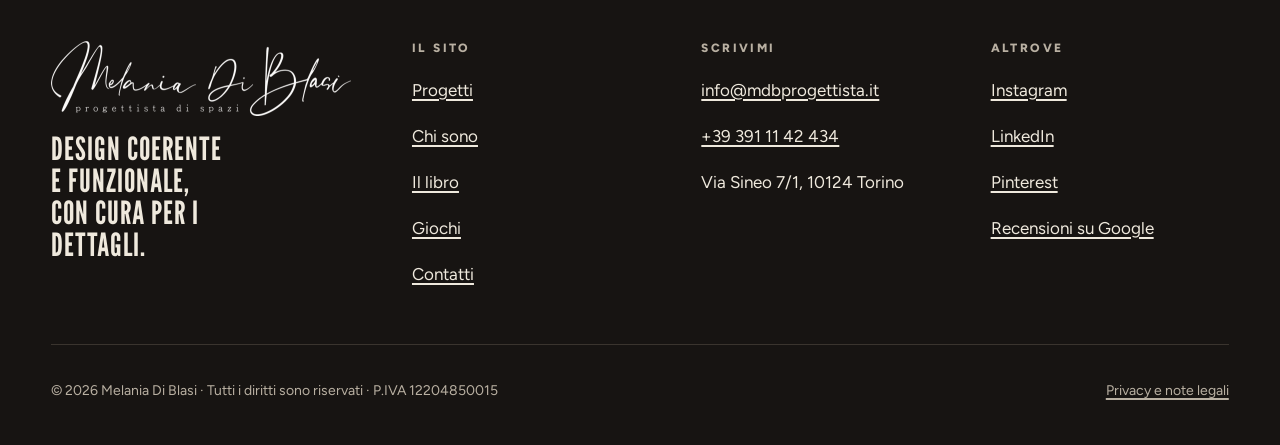
<file: giochi/index.html>
<!doctype html>
<html lang="it" class="no-js">
<head>
<meta charset="utf-8">
<meta name="viewport" content="width=device-width, initial-scale=1">
<title>Giochi e attrezzi per chi ristruttura · Melania Di Blasi</title>
<meta name="description" content="Quattro giochi dal libro di Melania Di Blasi: riconosci i red flag del cantiere, cambia una stanza con il colore, fai funzionare un bagno piccolo.">
<link rel="canonical" href="https://andr3a100.github.io/mdb-anteprima/giochi/">
<meta name="robots" content="noindex, nofollow">
<meta name="author" content="Melania Di Blasi">
<meta name="theme-color" content="#F6F2EA" media="(prefers-color-scheme: light)">
<meta name="theme-color" content="#141210" media="(prefers-color-scheme: dark)">
<meta name="format-detection" content="telephone=no">
<meta http-equiv="Content-Security-Policy" content="default-src 'self'; img-src 'self' data:; style-src 'self'; script-src 'self'; font-src 'self'; connect-src 'none'; object-src 'none'; base-uri 'self'; form-action 'none'">
<meta name="referrer" content="strict-origin-when-cross-origin">
<meta property="og:type" content="website">
<meta property="og:locale" content="it_IT">
<meta property="og:site_name" content="Melania Di Blasi · progettista di spazi">
<meta property="og:title" content="Giochi e attrezzi per chi ristruttura · Melania Di Blasi">
<meta property="og:description" content="Quattro giochi dal libro di Melania Di Blasi: riconosci i red flag del cantiere, cambia una stanza con il colore, fai funzionare un bagno piccolo.">
<meta property="og:url" content="https://andr3a100.github.io/mdb-anteprima/giochi/">
<meta property="og:image" content="https://andr3a100.github.io/mdb-anteprima/risorse/img/anteprima.jpg">
<meta property="og:image:width" content="1200">
<meta property="og:image:height" content="630">
<meta property="og:image:alt" content="Melania Di Blasi, progettista di spazi: dal groviglio alla casa">
<meta name="twitter:card" content="summary_large_image">
<link rel="icon" href="../risorse/img/icona.svg" type="image/svg+xml">
<link rel="icon" href="../risorse/img/icona-48.png" sizes="48x48" type="image/png">
<link rel="apple-touch-icon" href="../risorse/img/icona-180.png">
<link rel="preload" href="../risorse/font/league-gothic-400.woff2" as="font" type="font/woff2" crossorigin>
<link rel="preload" href="../risorse/font/figtree-variabile.woff2" as="font" type="font/woff2" crossorigin>
<link rel="stylesheet" href="../risorse/css/sito.css?v=21e259e5f3">
<link rel="stylesheet" href="../risorse/css/giochi.css?v=7bbb6c5c2f">
<script src="../risorse/js/tema.js?v=4b6334cfaa"></script>
<script type="application/ld+json">{"@context": "https://schema.org", "@graph": [{"@type": "WebPage", "@id": "https://andr3a100.github.io/mdb-anteprima/giochi/", "url": "https://andr3a100.github.io/mdb-anteprima/giochi/", "name": "Giochi e attrezzi per chi ristruttura · Melania Di Blasi", "description": "Quattro giochi dal libro di Melania Di Blasi: riconosci i red flag del cantiere, cambia una stanza con il colore, fai funzionare un bagno piccolo.", "inLanguage": "it", "isPartOf": {"@id": "https://andr3a100.github.io/mdb-anteprima/#sito"}}, {"@type": "BreadcrumbList", "itemListElement": [{"@type": "ListItem", "position": 1, "name": "Inizio", "item": "https://andr3a100.github.io/mdb-anteprima/"}, {"@type": "ListItem", "position": 2, "name": "Giochi", "item": "https://andr3a100.github.io/mdb-anteprima/giochi/"}]}]}</script>
</head>
<body>
<span class="vedetta" data-vedetta aria-hidden="true"></span>
<a class="salta" href="#contenuto">Salta al contenuto</a>
<div class="anteprima-fascia" role="note"><p><strong>Anteprima.</strong> Bozza del nuovo sito di Melania Di Blasi, non ancora pubblicata. Il sito in linea oggi è <a href="https://www.mdbprogettista.it/" rel="noopener">mdbprogettista.it</a>.</p></div>
<div class="striscia"><p><a href="../contatti/">Il primo colloquio è sempre gratuito: prenotalo</a><span aria-hidden="true">·</span><a href="../libro/">Il libro: «Manuale di sopravvivenza alla ristrutturazione domestica»</a></p></div>
<header class="testata" data-testata>
<div class="wrap testata-riga">
<a class="marchio" href="../" aria-label="Melania Di Blasi, progettista di spazi: pagina iniziale"><img src="../risorse/img/logo-melania-di-blasi.png" alt="" width="600" height="150"></a>
<button class="menu-apri" type="button" data-menu-apri aria-expanded="false" aria-controls="menu"><svg class="apri" viewBox="0 0 24 24" fill="none" stroke="currentColor" stroke-width="1.8" stroke-linecap="round" stroke-linejoin="round" aria-hidden="true" focusable="false"><path d="M4 7h16M4 12h16M4 17h16"/></svg><svg class="chiudi" viewBox="0 0 24 24" fill="none" stroke="currentColor" stroke-width="1.8" stroke-linecap="round" stroke-linejoin="round" aria-hidden="true" focusable="false"><path d="M6 6l12 12M18 6L6 18"/></svg><span class="nascosto" data-menu-parola>Apri il menu</span></button>
<nav class="menu" id="menu" aria-label="Sezioni del sito"><ul><li><a href="../portfolio/">Progetti</a></li><li><a href="../about/">Chi sono</a></li><li><a href="../libro/">Il libro</a></li><li><a href="../giochi/" aria-current="page">Giochi</a></li><li><a href="../contatti/">Contatti</a></li></ul></nav>
<button class="tema" type="button" data-tema aria-pressed="false"><svg class="sole" viewBox="0 0 24 24" fill="none" stroke="currentColor" stroke-width="1.8" stroke-linecap="round" stroke-linejoin="round" aria-hidden="true" focusable="false"><circle cx="12" cy="12" r="4"/><path d="M12 2.5v2.5M12 19v2.5M2.5 12H5M19 12h2.5M5.3 5.3L7 7M17 17l1.7 1.7M18.7 5.3L17 7M7 17l-1.7 1.7"/></svg><svg class="luna" viewBox="0 0 24 24" fill="none" stroke="currentColor" stroke-width="1.8" stroke-linecap="round" stroke-linejoin="round" aria-hidden="true" focusable="false"><path d="M20 14.2A8 8 0 1 1 9.8 4a6.4 6.4 0 0 0 10.2 10.2z"/></svg><span data-tema-testo>Tema scuro</span></button>
</div>
</header>
<main id="contenuto">
<section class="intestazione">
<div class="wrap">
<nav class="briciole" aria-label="Dove ti trovi"><ol><li><a href="../">Inizio</a></li><li aria-current="page">Giochi</li></ol></nav>
<h1 class="titolo">Mettiti alla prova, prima del cantiere</h1>
<p class="attacco stretto">Quattro giochi presi dal mio libro. Qui gli errori non costano niente: in pianta, spostare un muro richiede un clic; in cantiere richiede tempo, soldi e una discreta capacità di autocontrollo.</p>
</div>
</section>

<section class="sezione-stretta" aria-label="I giochi">
<div class="wrap">
<h2 class="nascosto">I quattro giochi</h2>
<div class="giochi">
<a class="gioco-carta entra" href="../giochi/red-flag/"><span class="disegno"><svg class="disegno" viewBox="0 0 200 150" aria-hidden="true"><path class="tratto" d="M62 132V22"/><path class="pieno-rosso" d="M62 26h84l-20 26 20 26H62z"/><path class="tratto" d="M62 26h84l-20 26 20 26H62"/><path class="tratto" d="M40 132h44"/><path class="tratto-fine" d="M150 104l10 10 20-24"/></svg></span><span class="dentro"><h3>Red flag o tutto ok?</h3><p>Otto frasi sentite in cantiere. Quali sono un campanello d&#x27;allarme?</p><span class="va">Gioca <svg viewBox="0 0 24 24" fill="none" stroke="currentColor" stroke-width="1.8" stroke-linecap="round" stroke-linejoin="round" aria-hidden="true" focusable="false"><path d="M5 12h14M13 6l6 6-6 6"/></svg></span></span></a>
<a class="gioco-carta entra" href="../giochi/stanza-che-cambia/"><span class="disegno"><svg class="disegno" viewBox="0 0 200 150" aria-hidden="true"><polygon class="pieno-carta" points="10,10 190,10 190,140 10,140"/><polygon class="pieno-verde" points="10,10 190,10 136,48 64,48"/><polygon class="pieno-verde" points="64,48 136,48 136,104 64,104"/><polygon class="pieno-suolo" points="10,140 64,104 136,104 190,140"/><path class="tratto" d="M10 10h180v130H10zM64 48h72v56H64zM10 10l54 38M190 10l-54 38M10 140l54-36M190 140l-54-36"/></svg></span><span class="dentro"><h3>La stanza che cambia</h3><p>Colora soffitto e pareti: la stanza si alza, si allarga, si accorcia.</p><span class="va">Gioca <svg viewBox="0 0 24 24" fill="none" stroke="currentColor" stroke-width="1.8" stroke-linecap="round" stroke-linejoin="round" aria-hidden="true" focusable="false"><path d="M5 12h14M13 6l6 6-6 6"/></svg></span></span></a>
<a class="gioco-carta entra" href="../giochi/bagno/"><span class="disegno"><svg class="disegno" viewBox="0 0 200 150" aria-hidden="true"><rect class="pieno-carta" x="30" y="15" width="140" height="120"/><rect class="tratto" x="30" y="15" width="140" height="120"/><rect class="pieno-blu" x="112" y="15" width="58" height="58"/><rect class="tratto" x="112" y="15" width="58" height="58"/><path class="tratto-fine" d="M112 15l58 58M170 15l-58 58"/><rect class="pieno-ocra" x="42" y="15" width="26" height="36" rx="10"/><rect class="tratto" x="42" y="15" width="26" height="36" rx="10"/><rect class="pieno-terra" x="80" y="15" width="24" height="34" rx="10"/><rect class="tratto" x="80" y="15" width="24" height="34" rx="10"/><rect class="pieno-verde" x="124" y="105" width="40" height="30" rx="4"/><rect class="tratto" x="124" y="105" width="40" height="30" rx="4"/><path class="tratto" d="M30 100v35h34"/><path class="tratto-fine" d="M30 100a35 35 0 0 1 34 35"/></svg></span><span class="dentro"><h3>Il bagno in 4 metri quadri</h3><p>«Ci sta» non significa «funziona». Prova a far tornare le distanze.</p><span class="va">Gioca <svg viewBox="0 0 24 24" fill="none" stroke="currentColor" stroke-width="1.8" stroke-linecap="round" stroke-linejoin="round" aria-hidden="true" focusable="false"><path d="M5 12h14M13 6l6 6-6 6"/></svg></span></span></a>
<a class="gioco-carta entra" href="../giochi/attrezzi/"><span class="disegno"><svg class="disegno" viewBox="0 0 200 150" aria-hidden="true"><rect class="pieno-ocra" x="20" y="58" width="160" height="34" rx="3"/><rect class="tratto" x="20" y="58" width="160" height="34" rx="3"/><path class="tratto-fine" d="M36 58v14M52 58v9M68 58v14M84 58v9M100 58v18M116 58v9M132 58v14M148 58v9M164 58v14"/><path class="tratto" d="M20 118h160M20 112v12M180 112v12"/><path class="pieno-rosso" d="M94 28h12v18H94z"/><path class="tratto" d="M88 46h24"/></svg></span><span class="dentro"><h3>Cassetta degli attrezzi</h3><p>Cinque conti rapidi da fare prima che arrivi l&#x27;impresa.</p><span class="va">Gioca <svg viewBox="0 0 24 24" fill="none" stroke="currentColor" stroke-width="1.8" stroke-linecap="round" stroke-linejoin="round" aria-hidden="true" focusable="false"><path d="M5 12h14M13 6l6 6-6 6"/></svg></span></span></a>
</div>
</div>
</section>

<section class="sezione" aria-labelledby="serio-titolo">
<div class="wrap due due-alto">
<div class="capo">
<h2 class="titolo" id="serio-titolo">È un gioco, non un progetto</h2>
</div>
<div class="testo attacco">
<p>Frasi, misure e formule vengono dal <a href="../libro/">Manuale di sopravvivenza alla ristrutturazione domestica</a>, con il numero di pagina accanto. Sono stime orientative: ogni casa ha i suoi vincoli.</p>
<p>Le decisioni vere si prendono su un progetto e, per pratiche edilizie e impianti, con i professionisti abilitati. Se vuoi qualcuno che tenga la regia, <a href="../contatti/">raccontami il tuo spazio</a>.</p>
</div>
</div>
</section>

</main>
<footer class="piede">
<div class="wrap">
<div class="piede-griglia">
<div>
<img class="firma" src="../risorse/img/logo-melania-di-blasi.png" alt="Melania Di Blasi, progettista di spazi" width="600" height="150" loading="lazy">
<p class="motto">Design coerente e funzionale, con cura per i dettagli.</p>
</div>
<div>
<h2>Il sito</h2>
<ul><li><a href="../portfolio/">Progetti</a></li><li><a href="../about/">Chi sono</a></li><li><a href="../libro/">Il libro</a></li><li><a href="../giochi/">Giochi</a></li><li><a href="../contatti/">Contatti</a></li></ul>
</div>
<div>
<h2>Scrivimi</h2>
<ul>
<li><a href="mailto:info@mdbprogettista.it">info@mdbprogettista.it</a></li>
<li><a href="tel:+393911142434">+39 391 11 42 434</a></li>
<li><span>Via Sineo 7/1, 10124 Torino</span></li>
</ul>
</div>
<div>
<h2>Altrove</h2>
<ul>
<li><a href="https://www.instagram.com/melania_di_blasi_progettista" rel="noopener me">Instagram</a></li>
<li><a href="https://www.linkedin.com/in/melania-d-bb1aa2b3" rel="noopener me">LinkedIn</a></li>
<li><a href="https://pin.it/127tPZosk" rel="noopener me">Pinterest</a></li>
<li><a href="https://g.page/r/CTu37gACwiOfECE/review" rel="noopener">Recensioni su Google</a></li>
</ul>
</div>
</div>
<div class="piede-fondo">
<p>© 2026 Melania Di Blasi · Tutti i diritti sono riservati · P.IVA 12204850015</p>
<a href="../privacy/">Privacy e note legali</a>
</div>
</div>
</footer>
<script src="../risorse/js/sito.js?v=0a64a3b6fc" defer></script>
</body>
</html>
</file>
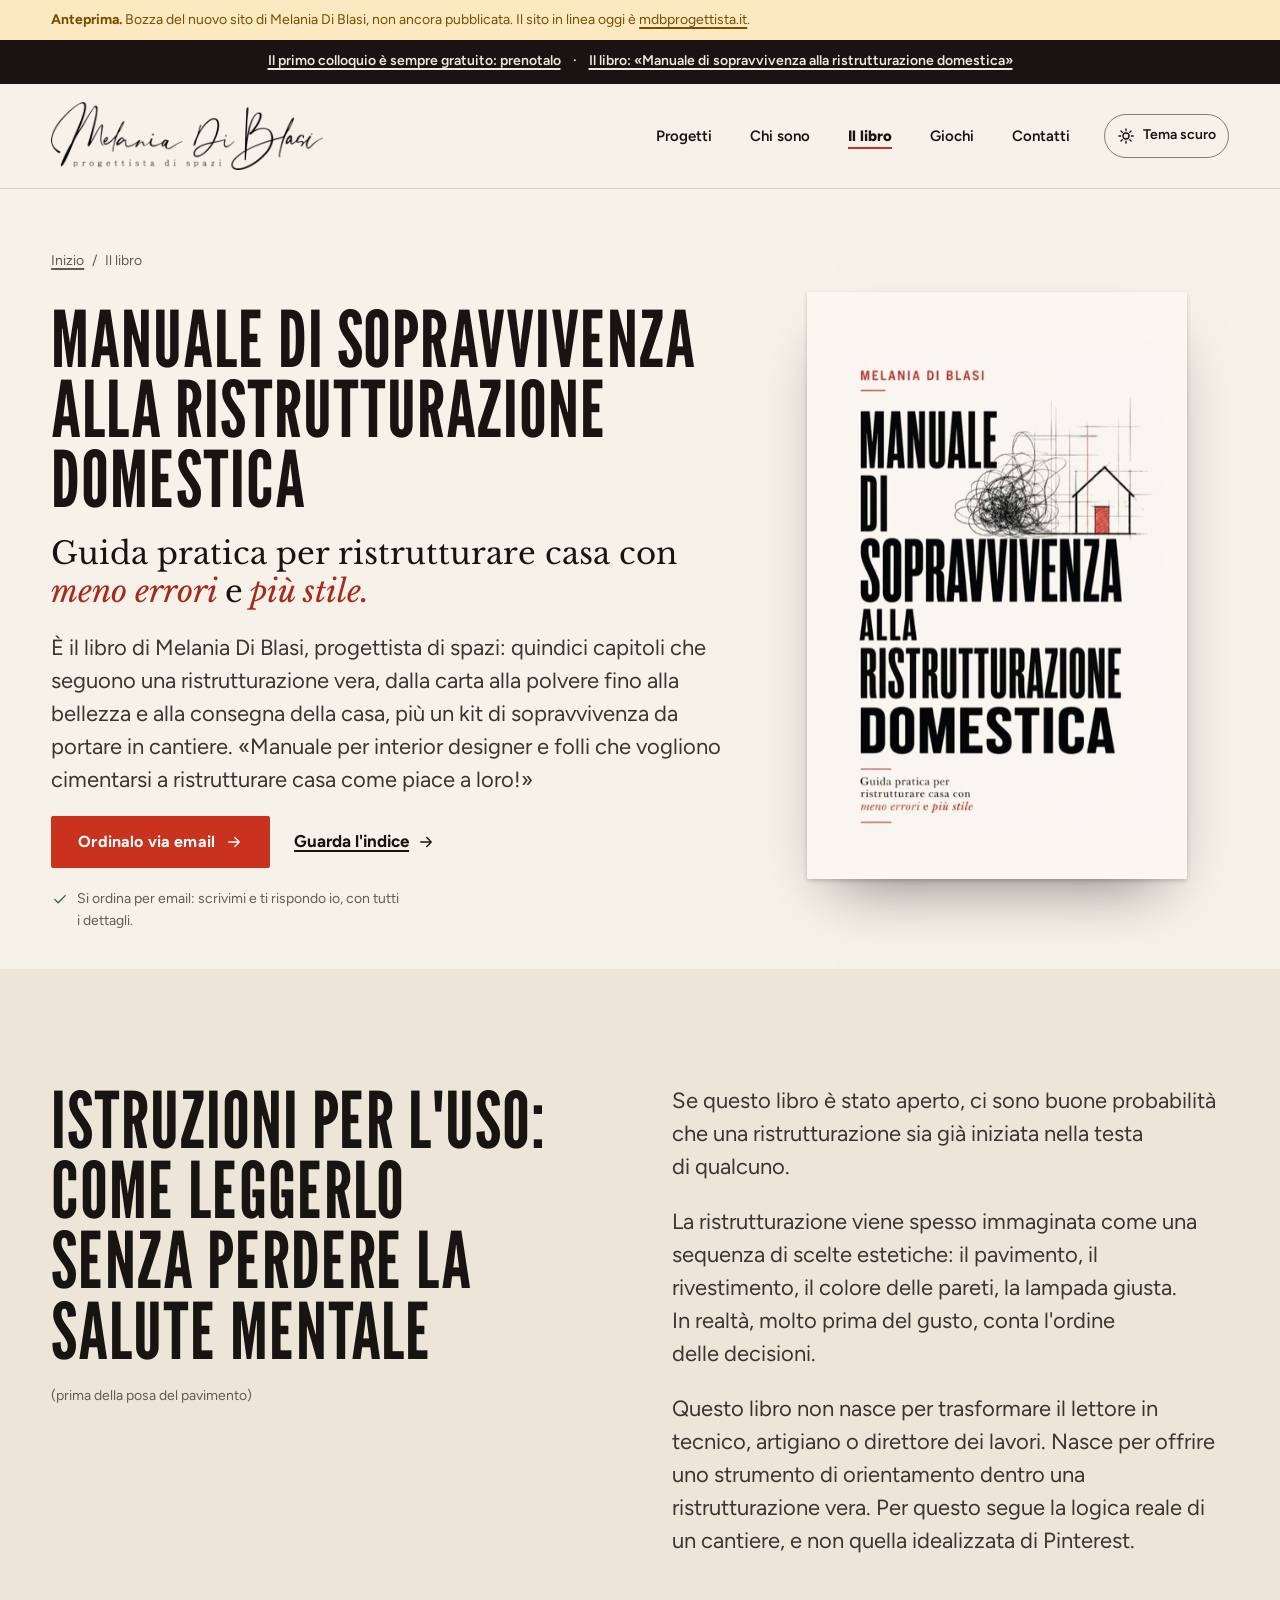
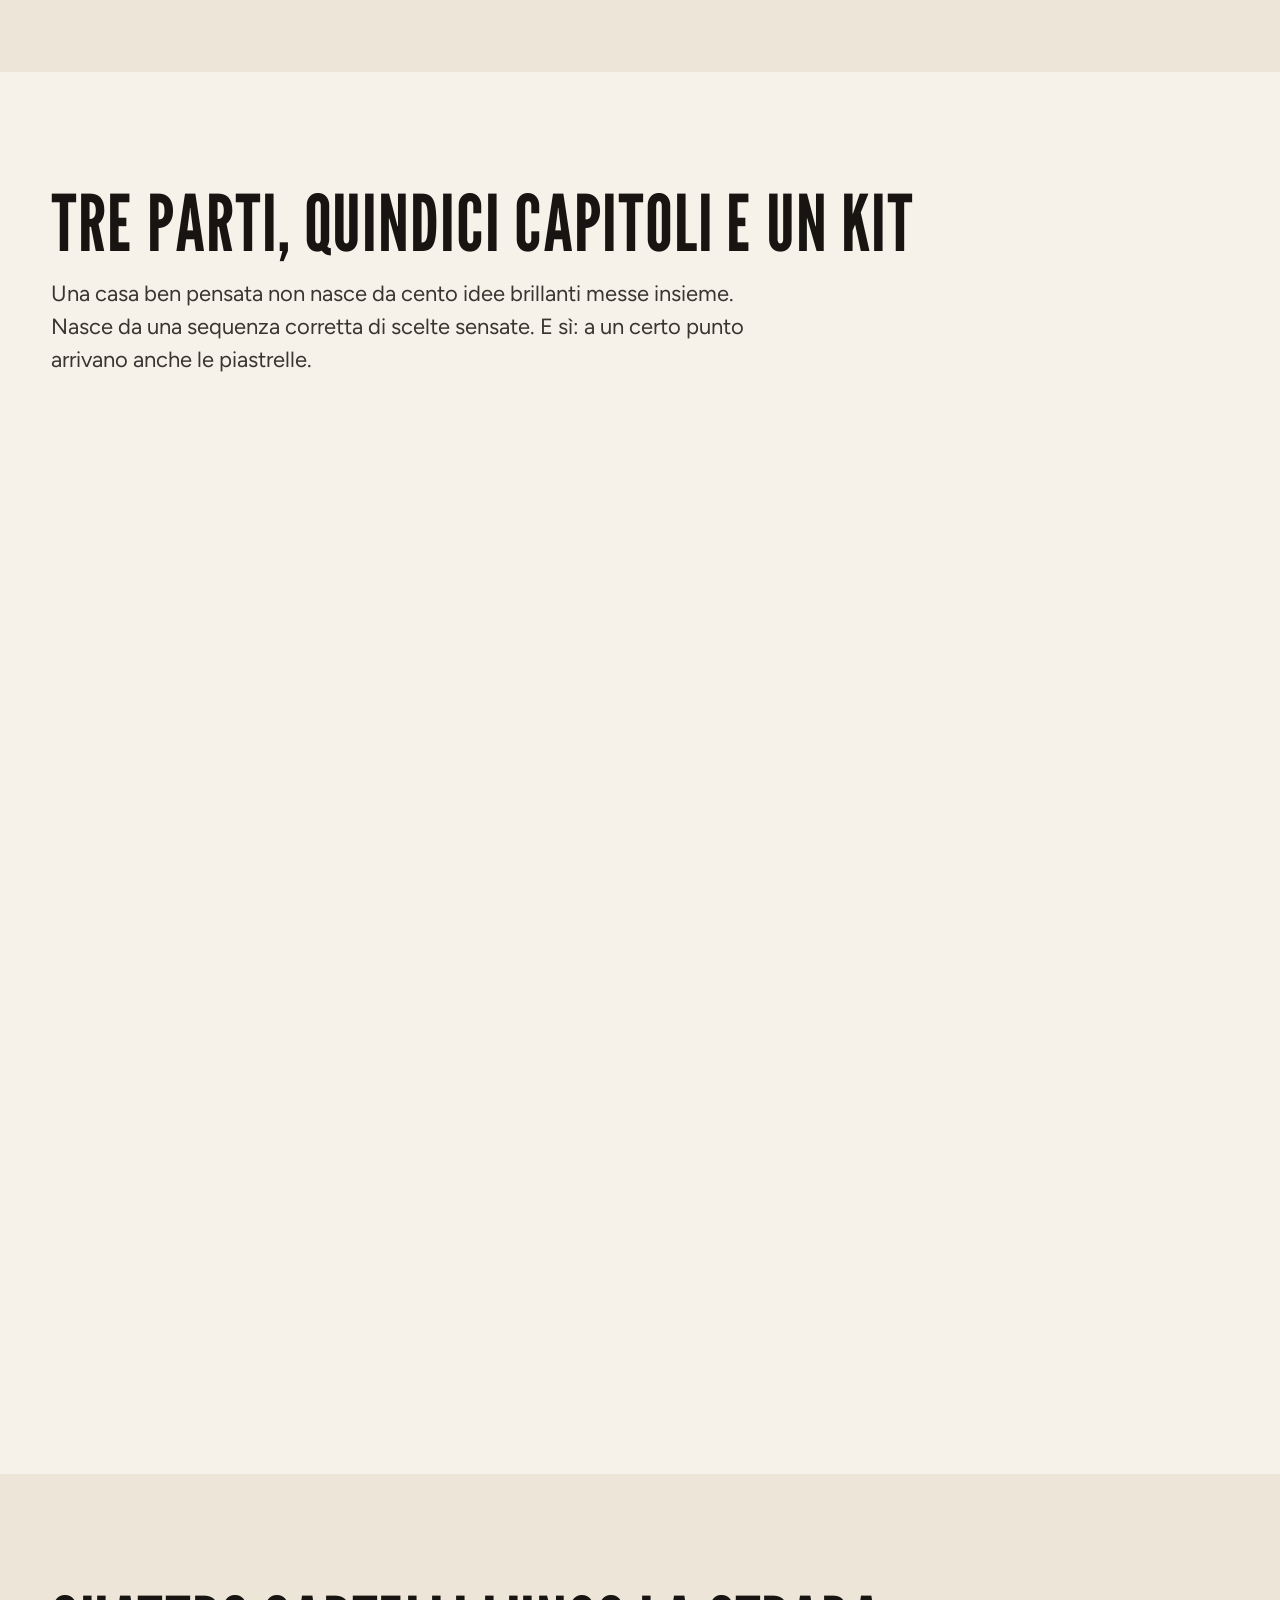
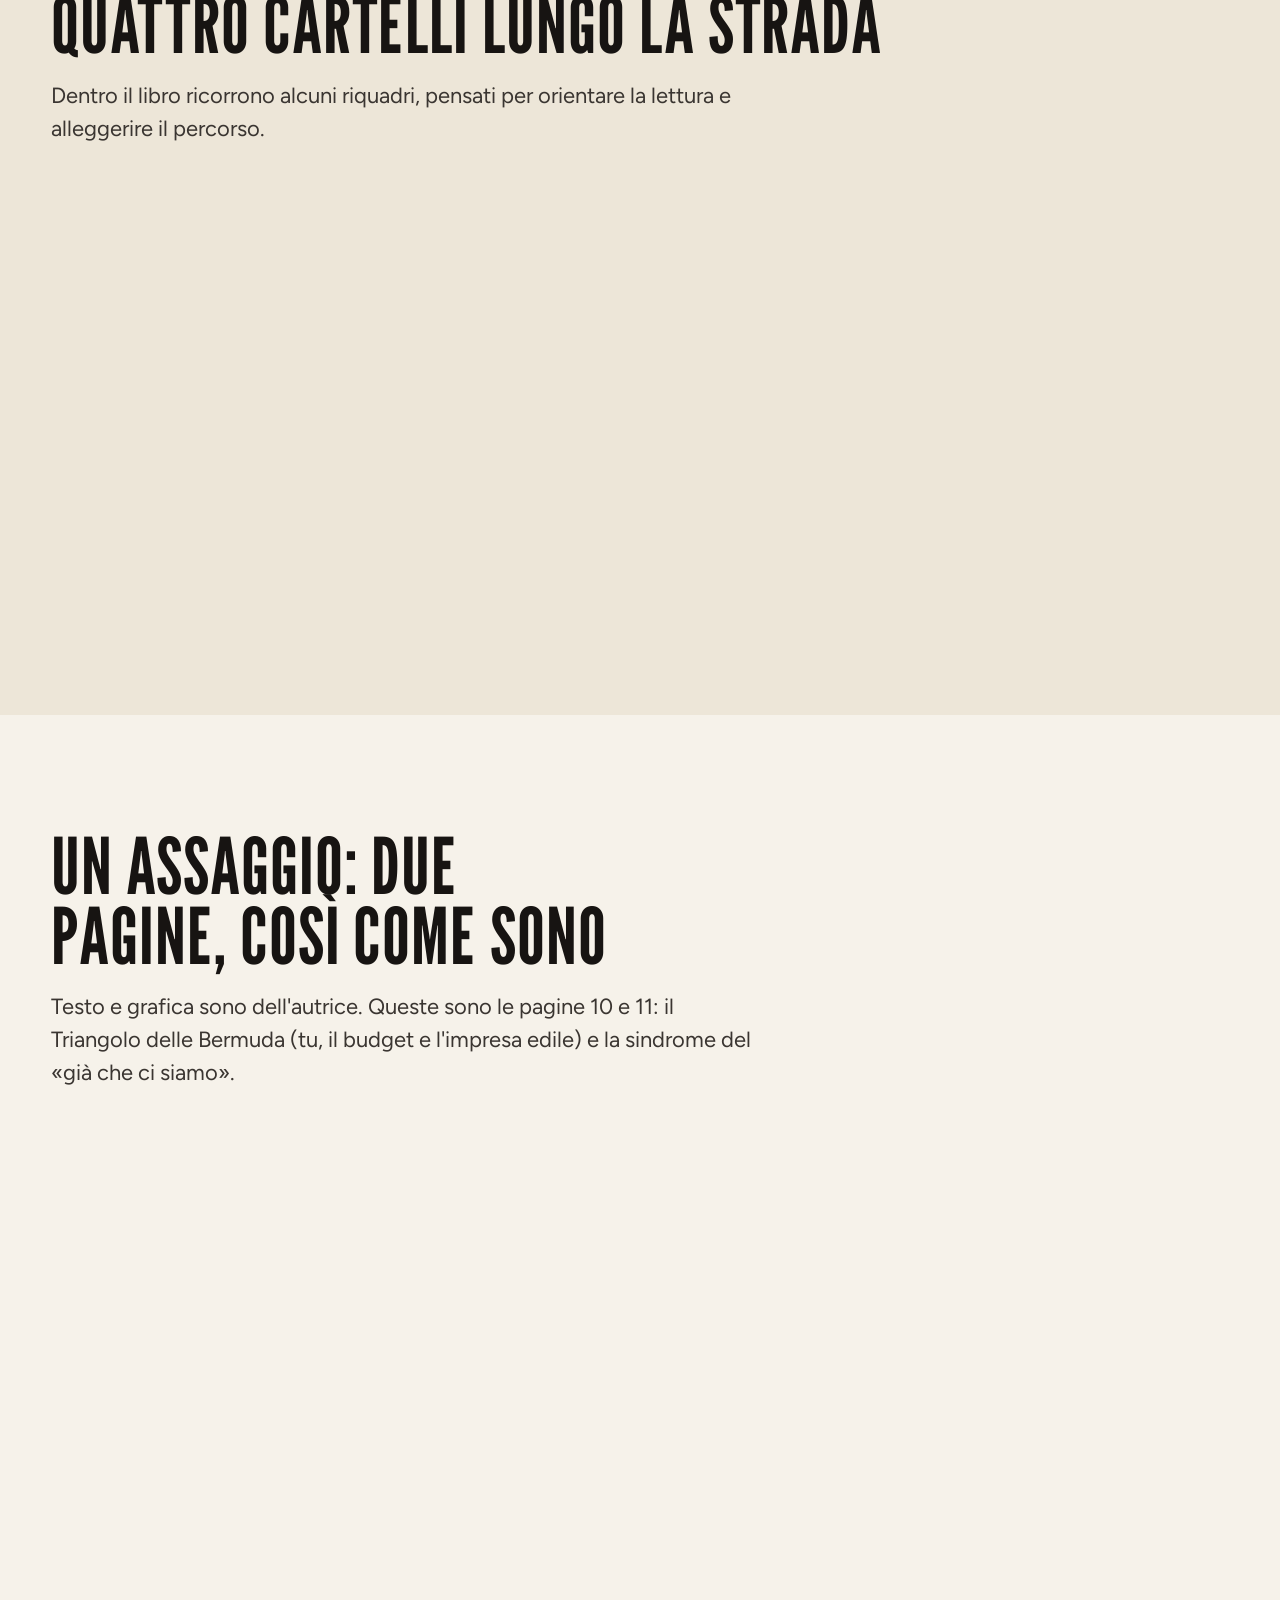
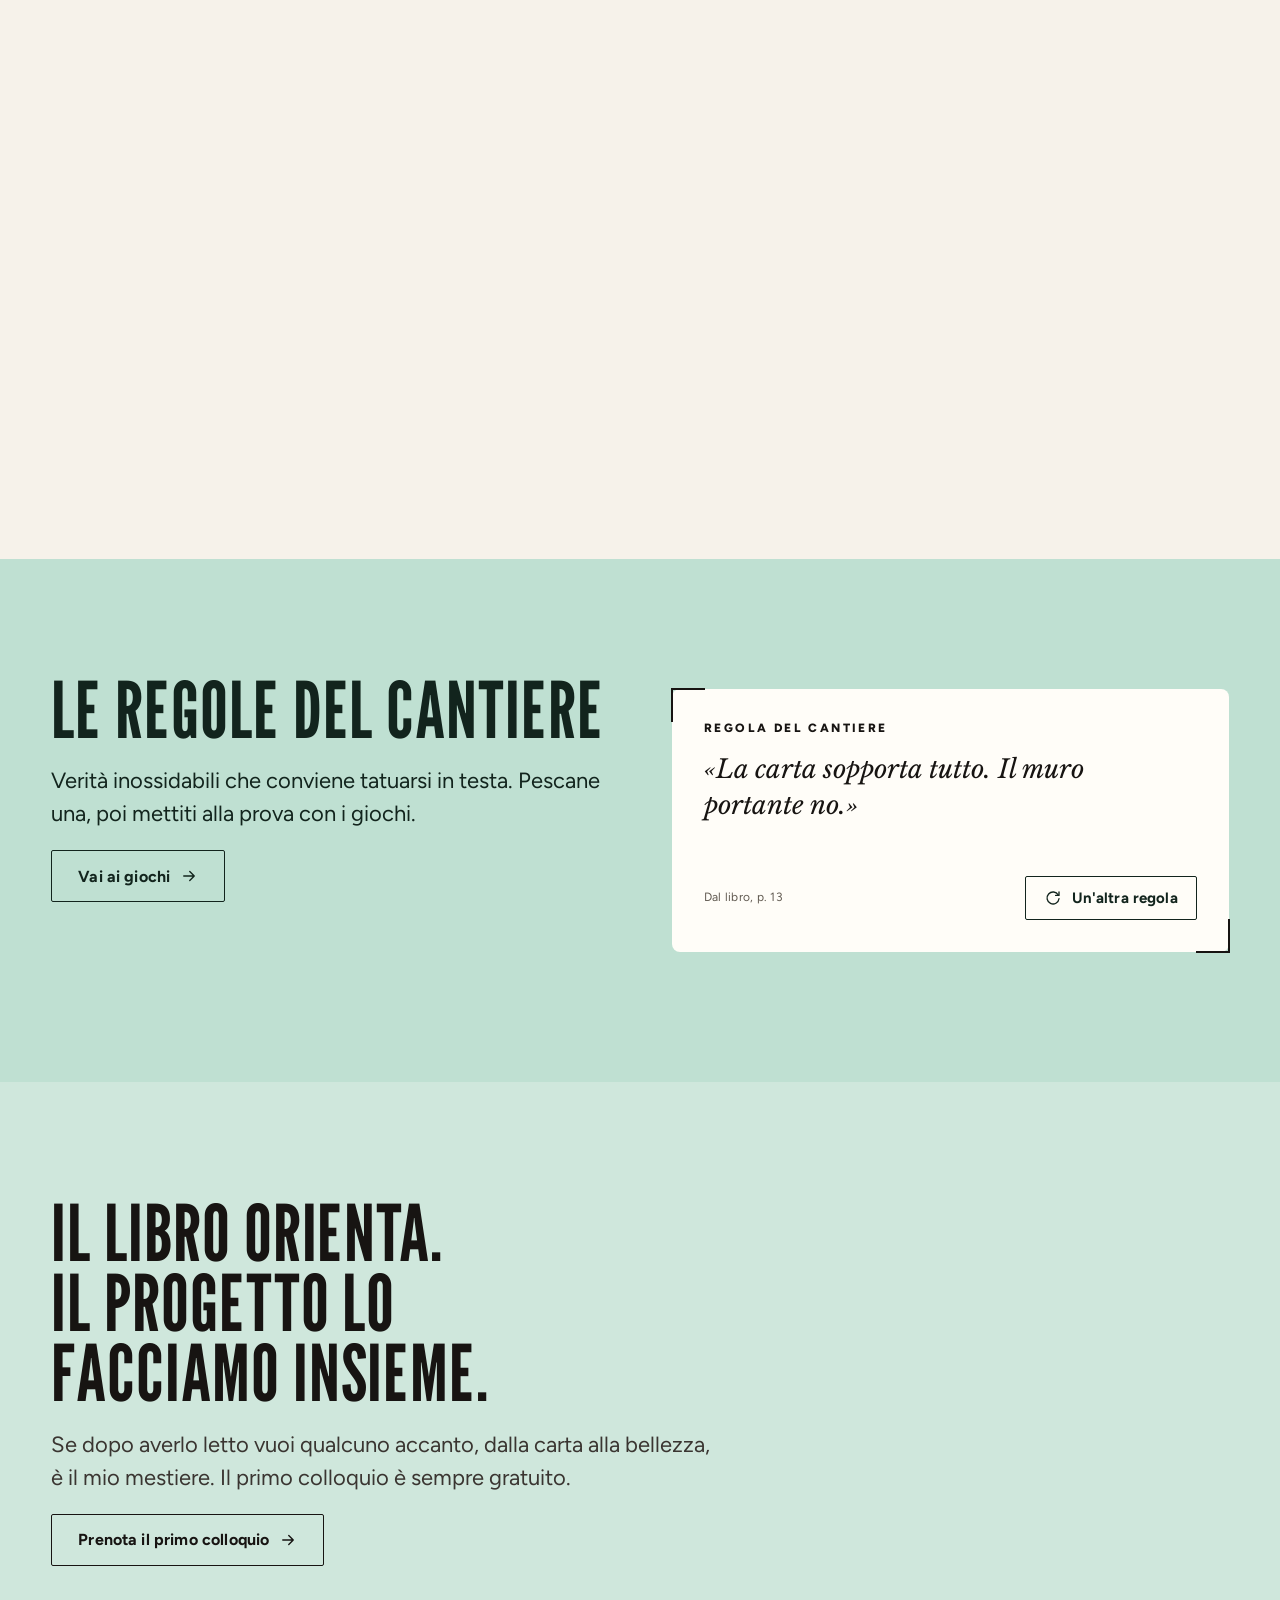
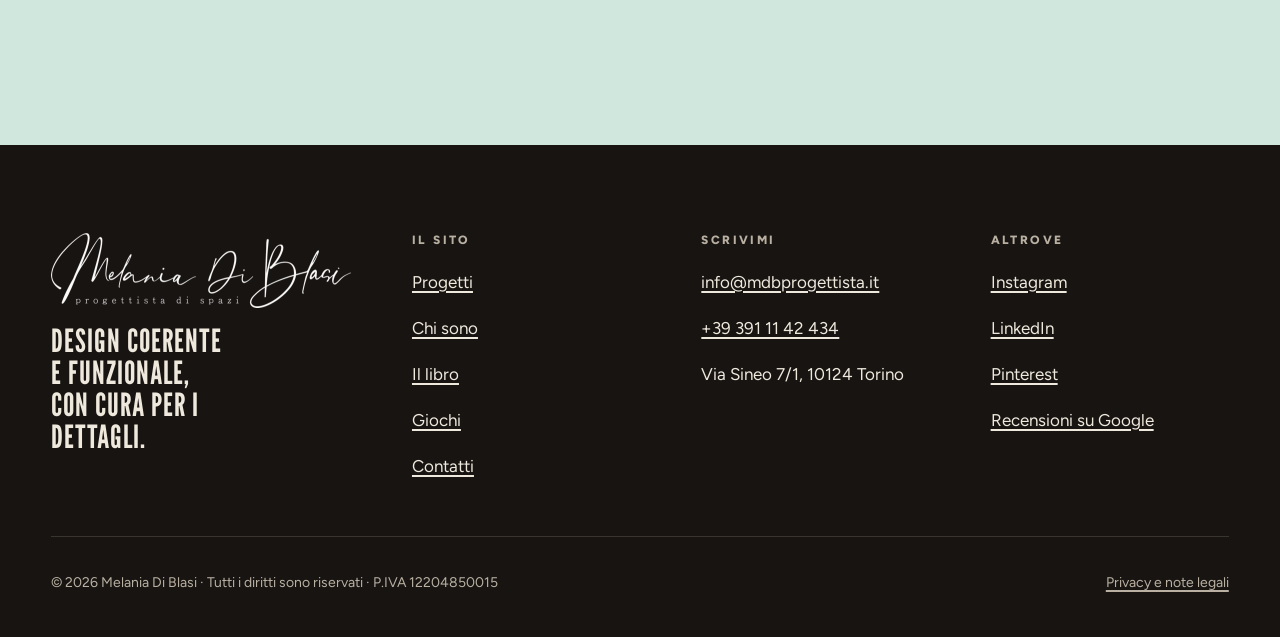
<file: libro/index.html>
<!doctype html>
<html lang="it" class="no-js">
<head>
<meta charset="utf-8">
<meta name="viewport" content="width=device-width, initial-scale=1">
<title>Manuale di sopravvivenza alla ristrutturazione domestica · Il libro</title>
<meta name="description" content="Il libro di Melania Di Blasi: una guida pratica e ironica per ristrutturare casa con meno errori e più stile, dalla carta alla polvere alla bellezza.">
<link rel="canonical" href="https://andr3a100.github.io/mdb-anteprima/libro/">
<meta name="robots" content="noindex, nofollow">
<meta name="author" content="Melania Di Blasi">
<meta name="theme-color" content="#F6F2EA" media="(prefers-color-scheme: light)">
<meta name="theme-color" content="#141210" media="(prefers-color-scheme: dark)">
<meta name="format-detection" content="telephone=no">
<meta http-equiv="Content-Security-Policy" content="default-src 'self'; img-src 'self' data:; style-src 'self'; script-src 'self'; font-src 'self'; connect-src 'none'; object-src 'none'; base-uri 'self'; form-action 'none'">
<meta name="referrer" content="strict-origin-when-cross-origin">
<meta property="og:type" content="website">
<meta property="og:locale" content="it_IT">
<meta property="og:site_name" content="Melania Di Blasi · progettista di spazi">
<meta property="og:title" content="Manuale di sopravvivenza alla ristrutturazione domestica · Il libro">
<meta property="og:description" content="Il libro di Melania Di Blasi: una guida pratica e ironica per ristrutturare casa con meno errori e più stile, dalla carta alla polvere alla bellezza.">
<meta property="og:url" content="https://andr3a100.github.io/mdb-anteprima/libro/">
<meta property="og:image" content="https://andr3a100.github.io/mdb-anteprima/risorse/img/anteprima.jpg">
<meta property="og:image:width" content="1200">
<meta property="og:image:height" content="630">
<meta property="og:image:alt" content="Melania Di Blasi, progettista di spazi: dal groviglio alla casa">
<meta name="twitter:card" content="summary_large_image">
<link rel="icon" href="../risorse/img/icona.svg" type="image/svg+xml">
<link rel="icon" href="../risorse/img/icona-48.png" sizes="48x48" type="image/png">
<link rel="apple-touch-icon" href="../risorse/img/icona-180.png">
<link rel="preload" href="../risorse/font/league-gothic-400.woff2" as="font" type="font/woff2" crossorigin>
<link rel="preload" href="../risorse/font/figtree-variabile.woff2" as="font" type="font/woff2" crossorigin>
<link rel="stylesheet" href="../risorse/css/sito.css?v=21e259e5f3">
<script src="../risorse/js/tema.js?v=4b6334cfaa"></script>
<script type="application/ld+json">{"@context": "https://schema.org", "@graph": [{"@type": "Book", "@id": "https://andr3a100.github.io/mdb-anteprima/libro/#libro", "name": "Manuale di sopravvivenza alla ristrutturazione domestica", "alternativeHeadline": "Guida pratica per ristrutturare casa con meno errori e più stile", "author": {"@id": "https://andr3a100.github.io/mdb-anteprima/#melania"}, "inLanguage": "it", "copyrightYear": 2026, "image": "https://andr3a100.github.io/mdb-anteprima/risorse/img/libro/copertina-900.jpg", "url": "https://andr3a100.github.io/mdb-anteprima/libro/", "about": "Ristrutturazione della casa: progetto, cantiere, finiture"}, {"@type": "Person", "@id": "https://andr3a100.github.io/mdb-anteprima/#melania", "name": "Melania Di Blasi", "jobTitle": "Progettista di spazi", "url": "https://andr3a100.github.io/mdb-anteprima/about/", "worksFor": {"@id": "https://andr3a100.github.io/mdb-anteprima/#studio"}, "sameAs": ["https://www.instagram.com/melania_di_blasi_progettista", "https://www.linkedin.com/in/melania-d-bb1aa2b3", "https://pin.it/127tPZosk"]}, {"@type": "WebPage", "@id": "https://andr3a100.github.io/mdb-anteprima/libro/", "url": "https://andr3a100.github.io/mdb-anteprima/libro/", "name": "Manuale di sopravvivenza alla ristrutturazione domestica · Il libro", "description": "Il libro di Melania Di Blasi: una guida pratica e ironica per ristrutturare casa con meno errori e più stile, dalla carta alla polvere alla bellezza.", "inLanguage": "it", "isPartOf": {"@id": "https://andr3a100.github.io/mdb-anteprima/#sito"}}, {"@type": "BreadcrumbList", "itemListElement": [{"@type": "ListItem", "position": 1, "name": "Inizio", "item": "https://andr3a100.github.io/mdb-anteprima/"}, {"@type": "ListItem", "position": 2, "name": "Il libro", "item": "https://andr3a100.github.io/mdb-anteprima/libro/"}]}]}</script>
</head>
<body>
<span class="vedetta" data-vedetta aria-hidden="true"></span>
<a class="salta" href="#contenuto">Salta al contenuto</a>
<div class="anteprima-fascia" role="note"><p><strong>Anteprima.</strong> Bozza del nuovo sito di Melania Di Blasi, non ancora pubblicata. Il sito in linea oggi è <a href="https://www.mdbprogettista.it/" rel="noopener">mdbprogettista.it</a>.</p></div>
<div class="striscia"><p><a href="../contatti/">Il primo colloquio è sempre gratuito: prenotalo</a><span aria-hidden="true">·</span><a href="../libro/">Il libro: «Manuale di sopravvivenza alla ristrutturazione domestica»</a></p></div>
<header class="testata" data-testata>
<div class="wrap testata-riga">
<a class="marchio" href="../" aria-label="Melania Di Blasi, progettista di spazi: pagina iniziale"><img src="../risorse/img/logo-melania-di-blasi.png" alt="" width="600" height="150"></a>
<button class="menu-apri" type="button" data-menu-apri aria-expanded="false" aria-controls="menu"><svg class="apri" viewBox="0 0 24 24" fill="none" stroke="currentColor" stroke-width="1.8" stroke-linecap="round" stroke-linejoin="round" aria-hidden="true" focusable="false"><path d="M4 7h16M4 12h16M4 17h16"/></svg><svg class="chiudi" viewBox="0 0 24 24" fill="none" stroke="currentColor" stroke-width="1.8" stroke-linecap="round" stroke-linejoin="round" aria-hidden="true" focusable="false"><path d="M6 6l12 12M18 6L6 18"/></svg><span class="nascosto" data-menu-parola>Apri il menu</span></button>
<nav class="menu" id="menu" aria-label="Sezioni del sito"><ul><li><a href="../portfolio/">Progetti</a></li><li><a href="../about/">Chi sono</a></li><li><a href="../libro/" aria-current="page">Il libro</a></li><li><a href="../giochi/">Giochi</a></li><li><a href="../contatti/">Contatti</a></li></ul></nav>
<button class="tema" type="button" data-tema aria-pressed="false"><svg class="sole" viewBox="0 0 24 24" fill="none" stroke="currentColor" stroke-width="1.8" stroke-linecap="round" stroke-linejoin="round" aria-hidden="true" focusable="false"><circle cx="12" cy="12" r="4"/><path d="M12 2.5v2.5M12 19v2.5M2.5 12H5M19 12h2.5M5.3 5.3L7 7M17 17l1.7 1.7M18.7 5.3L17 7M7 17l-1.7 1.7"/></svg><svg class="luna" viewBox="0 0 24 24" fill="none" stroke="currentColor" stroke-width="1.8" stroke-linecap="round" stroke-linejoin="round" aria-hidden="true" focusable="false"><path d="M20 14.2A8 8 0 1 1 9.8 4a6.4 6.4 0 0 0 10.2 10.2z"/></svg><span data-tema-testo>Tema scuro</span></button>
</div>
</header>
<main id="contenuto">
<section class="intestazione">
<div class="wrap libro">
<div class="libro-testo">
<nav class="briciole" aria-label="Dove ti trovi"><ol><li><a href="../">Inizio</a></li><li aria-current="page">Il libro</li></ol></nav>
<h1 class="titolo">Manuale di sopravvivenza alla ristrutturazione domestica</h1>
<p class="attacco"><span class="corsivo motto"><em>Guida pratica per ristrutturare casa con</em> meno errori <em>e</em> più stile.</span> È il libro di Melania Di Blasi, progettista di spazi: quindici capitoli che seguono una ristrutturazione vera, dalla carta alla polvere fino alla bellezza e alla consegna della casa, più un kit di sopravvivenza da portare in cantiere. «Manuale per interior designer e folli che vogliono cimentarsi a ristrutturare casa come piace a loro!»</p>
<div class="azioni">
<a class="btn btn-primario" href="mailto:info@mdbprogettista.it?subject=Ordine%3A%20Manuale%20di%20sopravvivenza%20alla%20ristrutturazione%20domestica&amp;body=Ciao%20Melania%2C%20vorrei%20ordinare%20il%20tuo%20libro.%0A%0ANome%3A%20%0AIndirizzo%3A%20%0ACopie%3A%20">Ordinalo via email <svg class="freccia" viewBox="0 0 24 24" fill="none" stroke="currentColor" stroke-width="1.8" stroke-linecap="round" stroke-linejoin="round" aria-hidden="true" focusable="false"><path d="M5 12h14M13 6l6 6-6 6"/></svg></a>
<a class="collegamento" href="#indice">Guarda l'indice <svg class="freccia" viewBox="0 0 24 24" fill="none" stroke="currentColor" stroke-width="1.8" stroke-linecap="round" stroke-linejoin="round" aria-hidden="true" focusable="false"><path d="M5 12h14M13 6l6 6-6 6"/></svg></a>
</div>
<p class="rassicura"><svg viewBox="0 0 24 24" fill="none" stroke="currentColor" stroke-width="1.8" stroke-linecap="round" stroke-linejoin="round" aria-hidden="true" focusable="false"><path d="M5 12.5l4.5 4.5L19 7.5"/></svg><span>Si ordina per email: scrivimi e ti rispondo io, con tutti i dettagli.</span></p>
</div>
<div class="copertina entra"><img src="../risorse/img/libro/copertina-900.jpg" srcset="../risorse/img/libro/copertina-900.jpg 900w, ../risorse/img/libro/copertina-450.jpg 450w" sizes="(max-width: 900px) 72vw, 380px" alt="Copertina del libro: il titolo in grandi lettere nere, un groviglio di linee che diventa una casa con la porta rossa" width="900" height="1391" fetchpriority="high" decoding="async"></div>
</div>
</section>

<section class="sezione sezione-tinta" aria-labelledby="uso-titolo">
<div class="wrap due due-alto">
<div class="capo">
<h2 class="titolo" id="uso-titolo">Istruzioni per l'uso: come leggerlo senza perdere la salute mentale</h2>
<p class="piccolo">(prima della posa del pavimento)</p>
</div>
<div class="testo attacco">
<p>Se questo libro è stato aperto, ci sono buone probabilità che una ristrutturazione sia già iniziata nella testa di qualcuno.</p>
<p>La ristrutturazione viene spesso immaginata come una sequenza di scelte estetiche: il pavimento, il rivestimento, il colore delle pareti, la lampada giusta. In realtà, molto prima del gusto, conta l'ordine delle decisioni.</p>
<p>Questo libro non nasce per trasformare il lettore in tecnico, artigiano o direttore dei lavori. Nasce per offrire uno strumento di orientamento dentro una ristrutturazione vera. Per questo segue la logica reale di un cantiere, e non quella idealizzata di Pinterest.</p>
</div>
</div>
</section>

<section class="sezione" id="indice" aria-labelledby="indice-titolo">
<div class="wrap">
<div class="capo">
<h2 class="titolo" id="indice-titolo">Tre parti, quindici capitoli e un kit</h2>
<p class="attacco">Una casa ben pensata non nasce da cento idee brillanti messe insieme. Nasce da una sequenza corretta di scelte sensate. E sì: a un certo punto arrivano anche le piastrelle.</p>
</div>
<div class="indice">
<section class="parte fase-carta entra"><h3 class="titoletto">Parte I · La carta</h3><p>Il progetto, la burocrazia e il budget.</p><ol><li><span class="n">1</span><b>Prima di iniziare</b><i>L&#x27;entusiasmo che precede il disastro.</i></li><li><span class="n">2</span><b>La burocrazia e i limiti</b><i>Houston, abbiamo un muro portante.</i></li><li><span class="n">3</span><b>Il layout</b><i>Il gioco degli incastri.</i></li><li><span class="n">4</span><b>Computo metrico e shopping list</b><i>La calcolatrice delle lacrime.</i></li></ol></section>
<section class="parte fase-polvere entra"><h3 class="titoletto">Parte II · La polvere</h3><p>Il cantiere, le macerie e gli impianti.</p><ol><li><span class="n">5</span><b>Demolizioni e opere preparatorie</b><i>L&#x27;arte di fare macerie.</i></li><li><span class="n">6</span><b>L&#x27;impianto idrico e gli scarichi</b><i>Si narra che l&#x27;acqua vada verso il basso.</i></li><li><span class="n">7</span><b>L&#x27;elettricità: il comfort invisibile</b><i>«E luce sia», ma con le prese giuste.</i></li><li><span class="n">8</span><b>Le fondamenta del quieto vivere</b><i>Sottofondi e massetti.</i></li><li><span class="n">9</span><b>Pareti, cartongessi e infissi</b><i>Come chiudere i buchi con stile.</i></li></ol></section>
<section class="parte fase-bellezza entra"><h3 class="titoletto">Parte III · La bellezza</h3><p>Finiture, stanze e consegna della casa.</p><ol><li><span class="n">10</span><b>Pavimenti, rivestimenti e colori</b><i>Le superfici, non basta l&#x27;estetica.</i></li><li><span class="n">11</span><b>Il bagno perfetto</b><i>Sopravvivere in 4 metri quadri.</i></li><li><span class="n">12</span><b>La cucina</b><i>Dove il progetto incontra il sugo.</i></li><li><span class="n">13</span><b>Il soggiorno</b><i>Dove tutti passano e nessuno vuole spostarsi.</i></li><li><span class="n">14</span><b>La camera da letto</b><i>La stanza che si usa a occhi chiusi.</i></li><li><span class="n">15</span><b>La chiusura del cantiere</b><i>Finito non vuol dire consegnato.</i></li></ol></section>
</div>
<section class="parte parte-kit fase-carta entra"><h3 class="titoletto">Il kit di sopravvivenza</h3><p>In fondo al libro, sei attrezzi da portare in cantiere: da usare, fotocopiare e scarabocchiare.</p><ol><li><span class="n">1</span><b>Checklist di consegna</b><i>Che cosa controllare prima di dire «finito».</i></li><li><span class="n">2</span><b>Glossario essenziale</b><i>Piccolo dizionario cantiere–italiano.</i></li><li><span class="n">3</span><b>Legenda della planimetria</b><i>Leggere un disegno senza farsi leggere dal disegno.</i></li><li><span class="n">4</span><b>Modello di shopping list</b><i>Una riga per ogni cosa che entra in casa.</i></li><li><span class="n">5</span><b>Domande da fare ai professionisti</b><i>Per sedersi al tavolo senza sentirsi fuori posto.</i></li><li><span class="n">6</span><b>Le frasi che costano caro</b><i>Piccolo frasario del cantiere, con traduzione.</i></li></ol></section>
</div>
</section>

<section class="sezione sezione-tinta" aria-labelledby="segnali-titolo">
<div class="wrap">
<div class="capo">
<h2 class="titolo" id="segnali-titolo">Quattro cartelli lungo la strada</h2>
<p class="attacco">Dentro il libro ricorrono alcuni riquadri, pensati per orientare la lettura e alleggerire il percorso.</p>
</div>
<div class="segnali">
<article class="segnale entra"><svg viewBox="0 0 48 48" aria-hidden="true"><circle class="pieno-ocra" cx="24" cy="19" r="12"/><circle class="tratto" cx="24" cy="19" r="12"/><path class="tratto" d="M19 34h10M20 39h8M24 31v3"/><path class="tratto" d="M19 19h3M26 19h3M21 24c2 1.6 4 1.6 6 0"/></svg><h3>Tip</h3><p>Un consiglio pratico, una scorciatoia intelligente o un accorgimento utile a progettare meglio e spendere con più criterio.</p><p class="esempio">««Ci sta» non significa «funziona».»</p><p class="fonte">Dal libro, p. 27</p></article>
<article class="segnale entra"><svg viewBox="0 0 48 48" aria-hidden="true"><path class="pieno-rosso" d="M12 9h24v8H12z"/><path class="tratto" d="M12 9h24v30H12zM12 17h24M18 24h12M18 30h12"/></svg><h3>Regole di cantiere</h3><p>Una verità inossidabile che conviene tatuarsi in testa (e che l&#x27;impresa edile spesso dà per scontata).</p><p class="esempio">«La carta sopporta tutto. Il muro portante no.»</p><p class="fonte">Dal libro, p. 13</p></article>
<article class="segnale segnale-respiro entra"><svg viewBox="0 0 48 48" aria-hidden="true"><circle class="pieno-verde" cx="24" cy="13" r="5"/><circle class="tratto" cx="24" cy="13" r="5"/><path class="tratto" d="M10 38c5-1 9-4 14-4s9 3 14 4M14 30c3-5 6-8 10-8s7 3 10 8M24 22v12"/></svg><h3>Respiri di sollievo</h3><p>Quando è il momento di abbassare la tensione e ricordare che non serve sapere tutto: serve capire abbastanza da non farsi travolgere.</p><p class="esempio">«Nei vincoli nascono le idee migliori.»</p><p class="fonte">Dal libro, p. 124</p></article>
<article class="segnale entra"><svg viewBox="0 0 48 48" aria-hidden="true"><path class="pieno-blu" d="M8 10h32v20H22l-9 8v-8H8z"/><path class="tratto" d="M8 10h32v20H22l-9 8v-8H8zM15 18h18M15 23h11"/></svg><h3>Voce diretta</h3><p>Le saggezze (e le amarezze) da cantiere tramandate oralmente tra chi ci è già passato.</p><p class="esempio">«La polvere passa, i mutui restano.»</p><p class="fonte">Dal libro, p. 9</p></article>
</div>
</div>
</section>

<section class="sezione" aria-labelledby="assaggio-titolo">
<div class="wrap">
<div class="capo">
<h2 class="titolo" id="assaggio-titolo">Un assaggio: due pagine, così come sono</h2>
<p class="attacco">Testo e grafica sono dell'autrice. Queste sono le pagine 10 e 11: il Triangolo delle Bermuda (tu, il budget e l'impresa edile) e la sindrome del «già che ci siamo».</p>
</div>
<div class="pagine-libro">
<img class="entra" src="../risorse/img/libro/pagina-010.jpg" alt="Pagina 10 del libro: una vignetta di due persone sorridenti tra mucchi di mattoni e il paragrafo «Il Triangolo delle Bermuda»" width="900" height="1391" loading="lazy" decoding="async">
<img class="entra" src="../risorse/img/libro/pagina-011.jpg" alt="Pagina 11 del libro: il riquadro «Tip salvatasche» sulla sindrome del «già che ci siamo» e un «Respiro di sollievo»" width="900" height="1391" loading="lazy" decoding="async">
</div>
</div>
</section>

<section class="sezione sezione-menta" aria-labelledby="regole-titolo">
<div class="wrap due">
<div class="capo">
<h2 class="titolo" id="regole-titolo">Le regole del cantiere</h2>
<p class="attacco">Verità inossidabili che conviene tatuarsi in testa. Pescane una, poi mettiti alla prova con i giochi.</p>
<div class="azioni">
<a class="btn btn-linea" href="../giochi/">Vai ai giochi <svg class="freccia" viewBox="0 0 24 24" fill="none" stroke="currentColor" stroke-width="1.8" stroke-linecap="round" stroke-linejoin="round" aria-hidden="true" focusable="false"><path d="M5 12h14M13 6l6 6-6 6"/></svg></a>
</div>
</div>
<div class="regola" data-regola>
<p class="nome">Regola del cantiere</p>
<blockquote data-regola-testo>«La carta sopporta tutto. Il muro portante no.»</blockquote>
<div class="sotto">
<p class="fonte" data-regola-fonte>Dal libro, p. 13</p>
<button class="btn btn-linea btn-piccolo" type="button" data-regola-altra><svg class="freccia" viewBox="0 0 24 24" fill="none" stroke="currentColor" stroke-width="1.8" stroke-linecap="round" stroke-linejoin="round" aria-hidden="true" focusable="false"><path d="M19 8a8 8 0 1 0 1 5"/><path d="M20 4v4.5h-4.5"/></svg>Un'altra regola</button>
</div>
</div>
</div>
<script type="application/json" id="dati-regole">[{"t": "La carta sopporta tutto. Il muro portante no.", "p": 13}, {"t": "Se qualcuno ti dice «iniziamo intanto, poi si vede la pratica», quello non è ottimismo, è un red flag con il caschetto.", "p": 19}, {"t": "I centimetri sono come i weekend liberi durante una ristrutturazione. Scompaiono senza preavviso.", "p": 23}, {"t": "Se per far funzionare una cucina devi iniziare la frase con «in teoria…», fermati subito.", "p": 29}, {"t": "Il vicino tollera il trapano. Quello che non tollera è il tuo calcinaccio davanti alla sua porta.", "p": 42}, {"t": "Se una soluzione comincia con: «Vabbè, poi l'acqua in qualche modo va…», è il momento giusto per fermarsi un attimo.", "p": 50}, {"t": "La presa dimenticata è sempre quella che si userebbe tre volte al giorno.", "p": 59}, {"t": "Una casa senza gas va progettata come una casa senza gas. Togliere il tubo non è sufficiente.", "p": 61}, {"t": "Non si deve rifare tutto per forza. Si deve rifare bene quello che serve davvero.", "p": 75}, {"t": "Se il raccordo tra materiali nasce male, la pittura non lo salva. Lo rimanda soltanto di qualche settimana.", "p": 87}, {"t": "Una parete si chiude solo dopo avere deciso che cosa dovrà reggere, contenere e nascondere.", "p": 90}, {"t": "Le cose più pulite si decidono quando il cantiere è ancora sporco.", "p": 91}, {"t": "Un parato incollato su un fondo irregolare non è design. È una parete irregolare con una fantasia sopra.", "p": 108}, {"t": "Lo schema degli attacchi si consegna all'idraulico prima delle tracce, non al montatore dopo.", "dove": "capitolo 12"}, {"t": "Il divano si sceglie dopo aver disegnato i passaggi. Mai il contrario.", "dove": "capitolo 13"}, {"t": "In camera, ogni centimetro tolto al passaggio viene restituito, con gli interessi, al mignolo del piede.", "dove": "capitolo 14"}, {"t": "L'ultimo bonifico è l'unico argomento che tutti ascoltano. Per questo si usa per ultimo.", "dove": "capitolo 15"}, {"t": "Ciò che non è in lista non arriva. Ciò che arriva senza lista, di solito, è sbagliato.", "dove": "kit di sopravvivenza"}]</script>
</section>

<section class="sezione chiusura" aria-labelledby="averlo-titolo">
<div class="wrap chiusura-griglia">
<div class="capo">
<h2 class="titolo" id="averlo-titolo">Il libro orienta. Il progetto lo facciamo insieme.</h2>
<p class="attacco">Se dopo averlo letto vuoi qualcuno accanto, dalla carta alla bellezza, è il mio mestiere. Il primo colloquio è sempre gratuito.</p>
<div class="azioni">
<a class="btn btn-linea" href="../contatti/">Prenota il primo colloquio <svg class="freccia" viewBox="0 0 24 24" fill="none" stroke="currentColor" stroke-width="1.8" stroke-linecap="round" stroke-linejoin="round" aria-hidden="true" focusable="false"><path d="M5 12h14M13 6l6 6-6 6"/></svg></a>
</div>
</div>
</div>
</section>

</main>
<footer class="piede">
<div class="wrap">
<div class="piede-griglia">
<div>
<img class="firma" src="../risorse/img/logo-melania-di-blasi.png" alt="Melania Di Blasi, progettista di spazi" width="600" height="150" loading="lazy">
<p class="motto">Design coerente e funzionale, con cura per i dettagli.</p>
</div>
<div>
<h2>Il sito</h2>
<ul><li><a href="../portfolio/">Progetti</a></li><li><a href="../about/">Chi sono</a></li><li><a href="../libro/">Il libro</a></li><li><a href="../giochi/">Giochi</a></li><li><a href="../contatti/">Contatti</a></li></ul>
</div>
<div>
<h2>Scrivimi</h2>
<ul>
<li><a href="mailto:info@mdbprogettista.it">info@mdbprogettista.it</a></li>
<li><a href="tel:+393911142434">+39 391 11 42 434</a></li>
<li><span>Via Sineo 7/1, 10124 Torino</span></li>
</ul>
</div>
<div>
<h2>Altrove</h2>
<ul>
<li><a href="https://www.instagram.com/melania_di_blasi_progettista" rel="noopener me">Instagram</a></li>
<li><a href="https://www.linkedin.com/in/melania-d-bb1aa2b3" rel="noopener me">LinkedIn</a></li>
<li><a href="https://pin.it/127tPZosk" rel="noopener me">Pinterest</a></li>
<li><a href="https://g.page/r/CTu37gACwiOfECE/review" rel="noopener">Recensioni su Google</a></li>
</ul>
</div>
</div>
<div class="piede-fondo">
<p>© 2026 Melania Di Blasi · Tutti i diritti sono riservati · P.IVA 12204850015</p>
<a href="../privacy/">Privacy e note legali</a>
</div>
</div>
</footer>
<script src="../risorse/js/sito.js?v=0a64a3b6fc" defer></script>
</body>
</html>
</file>
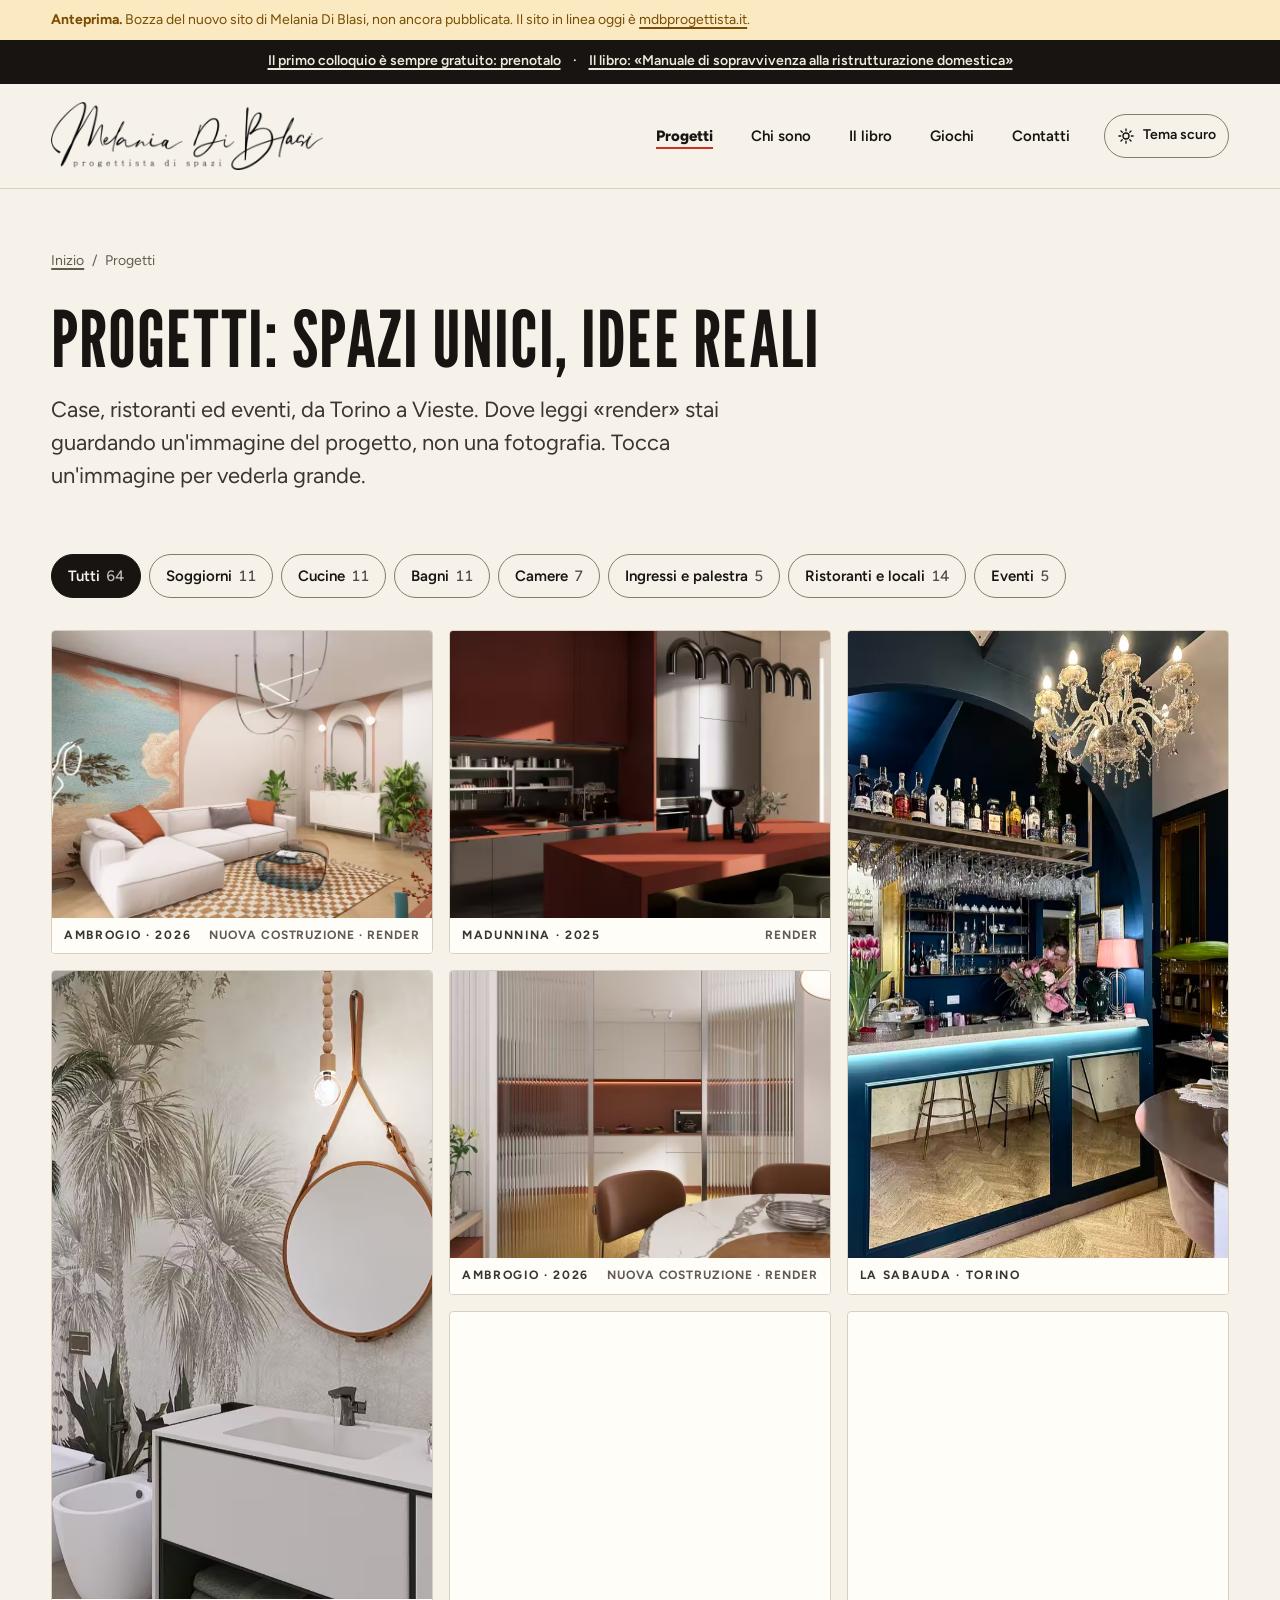
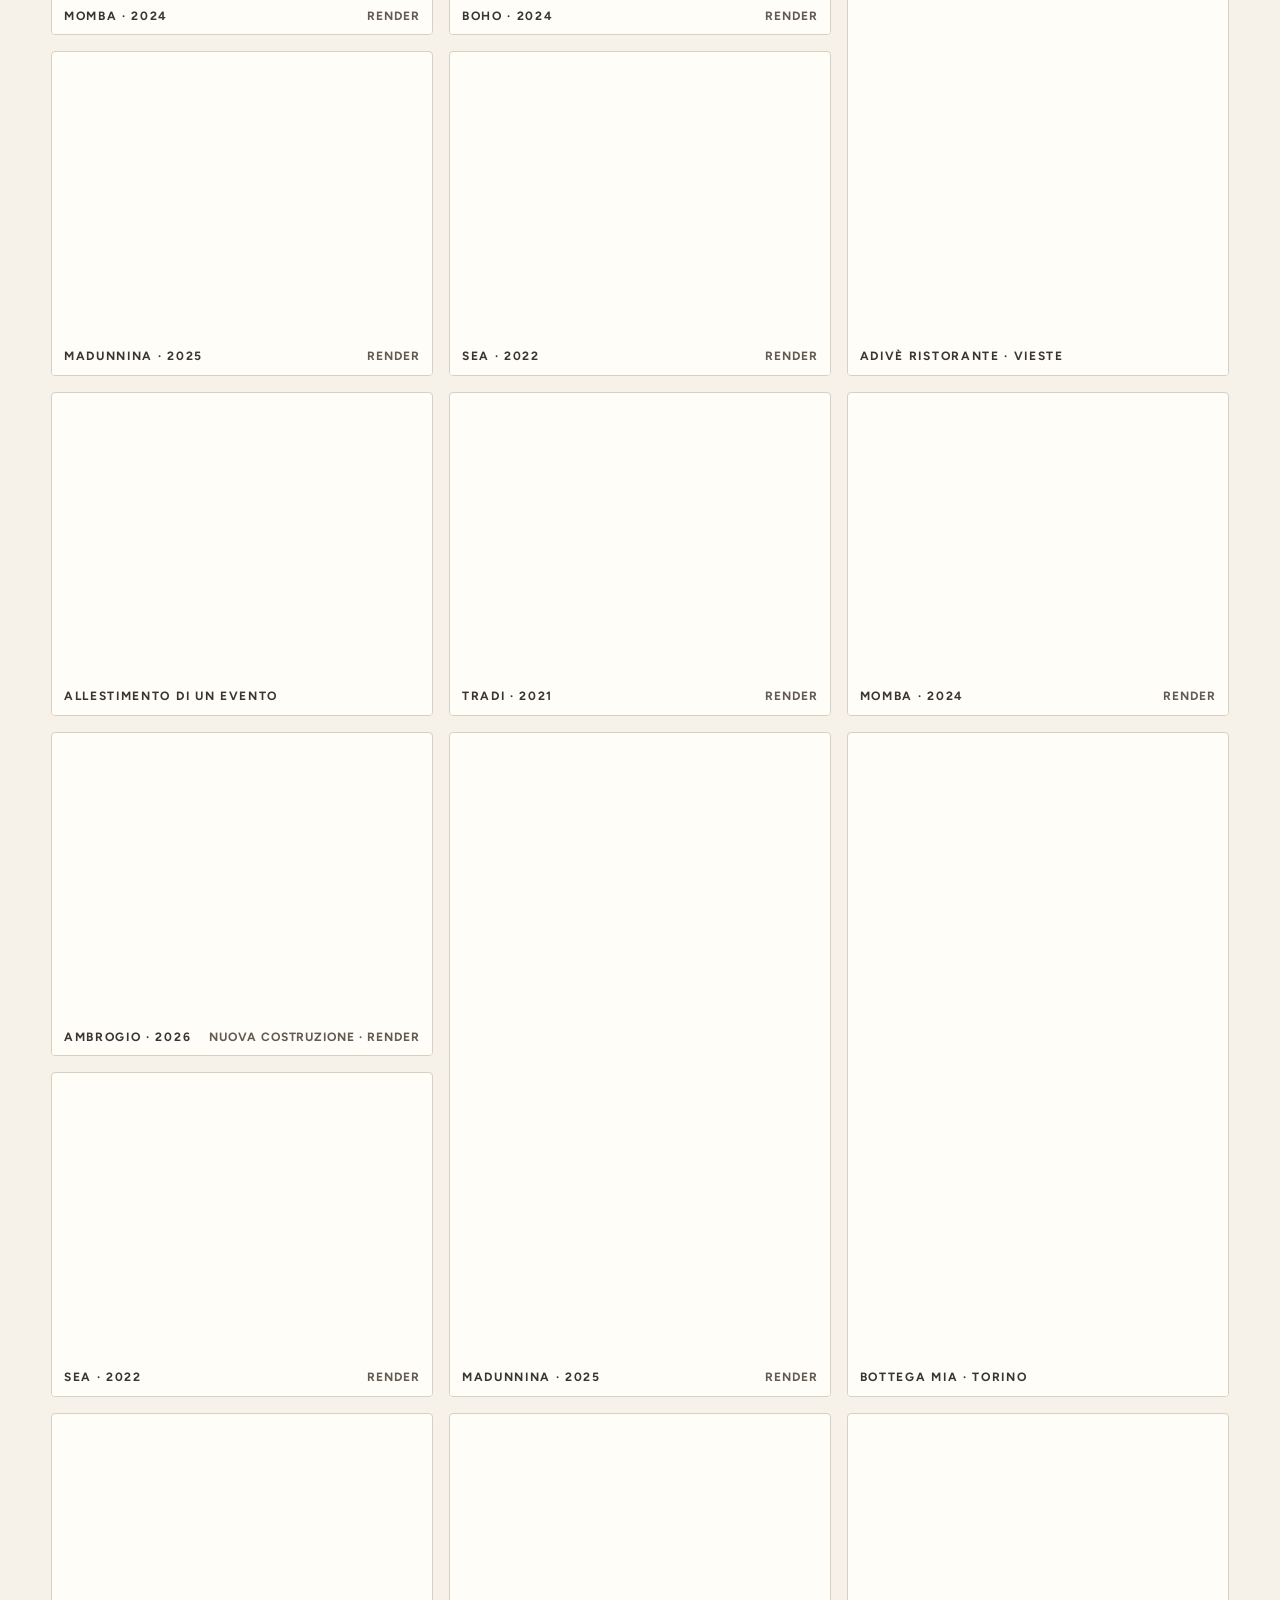
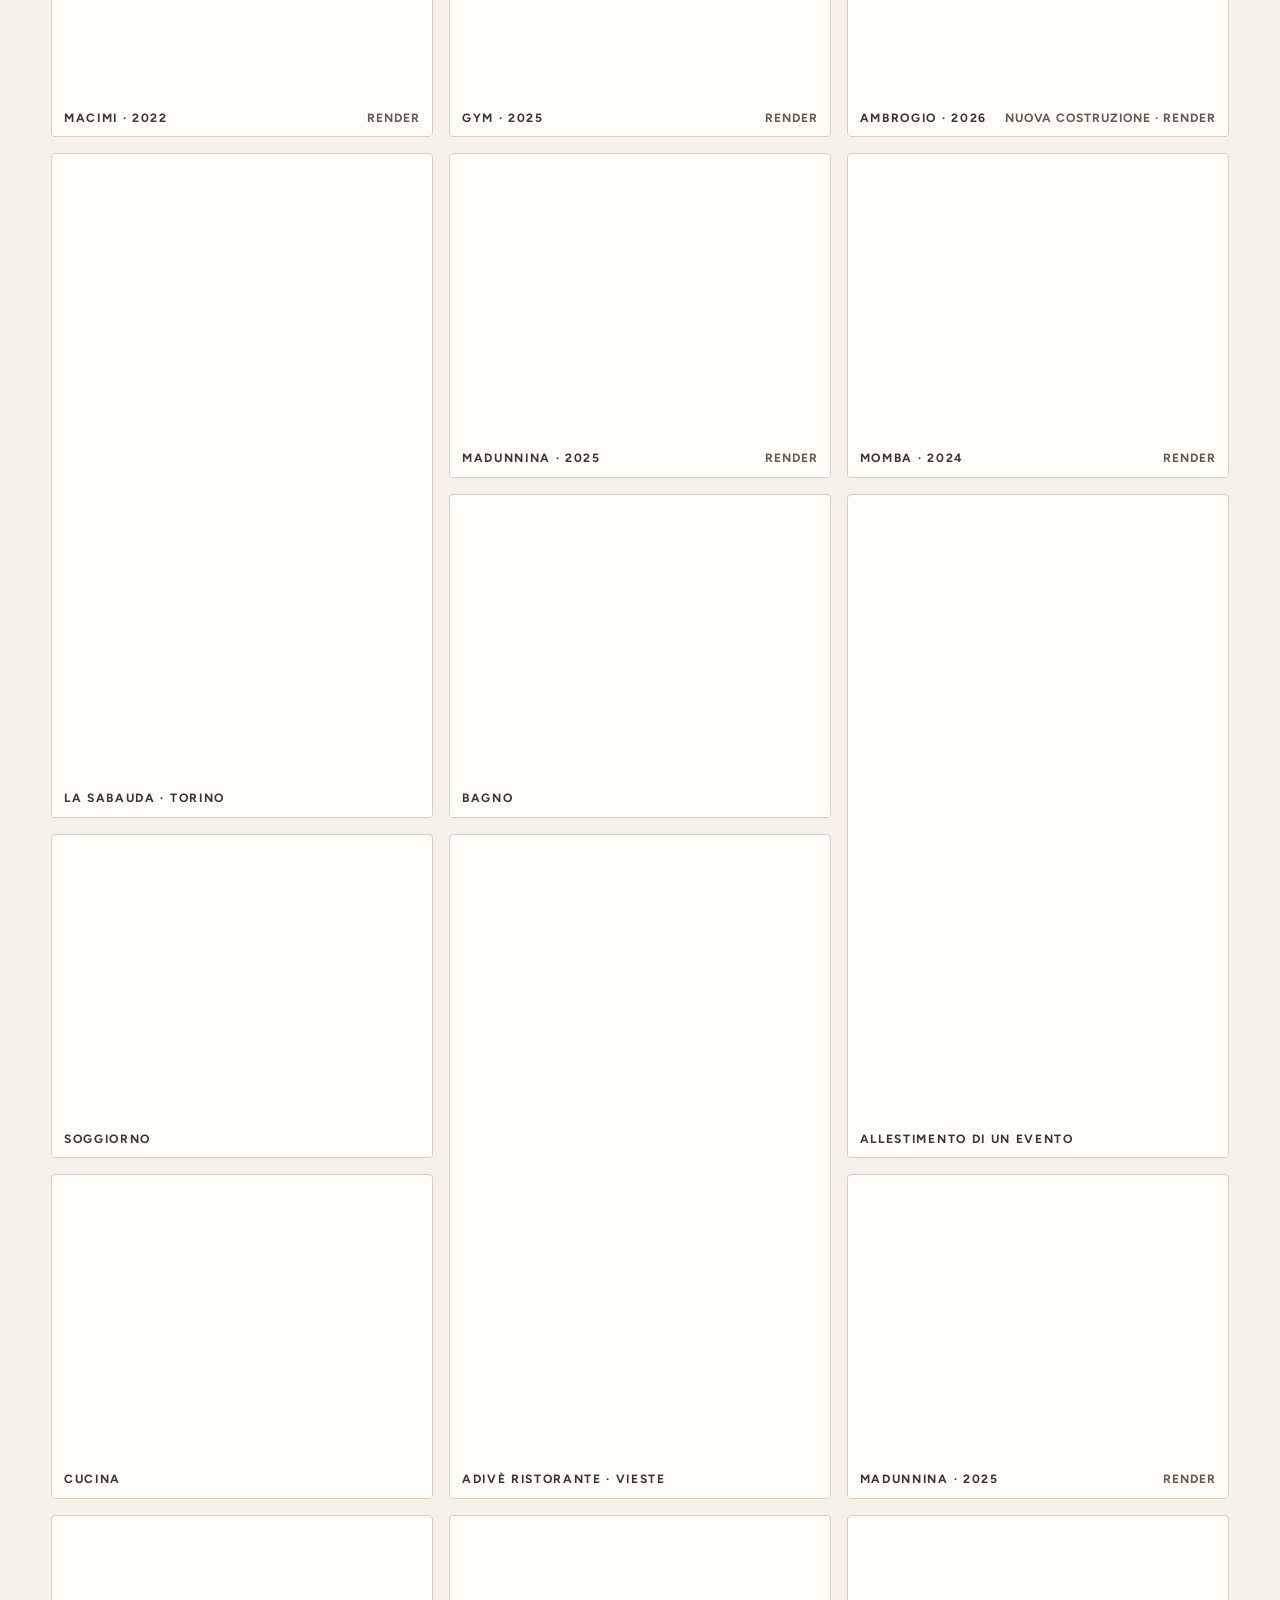
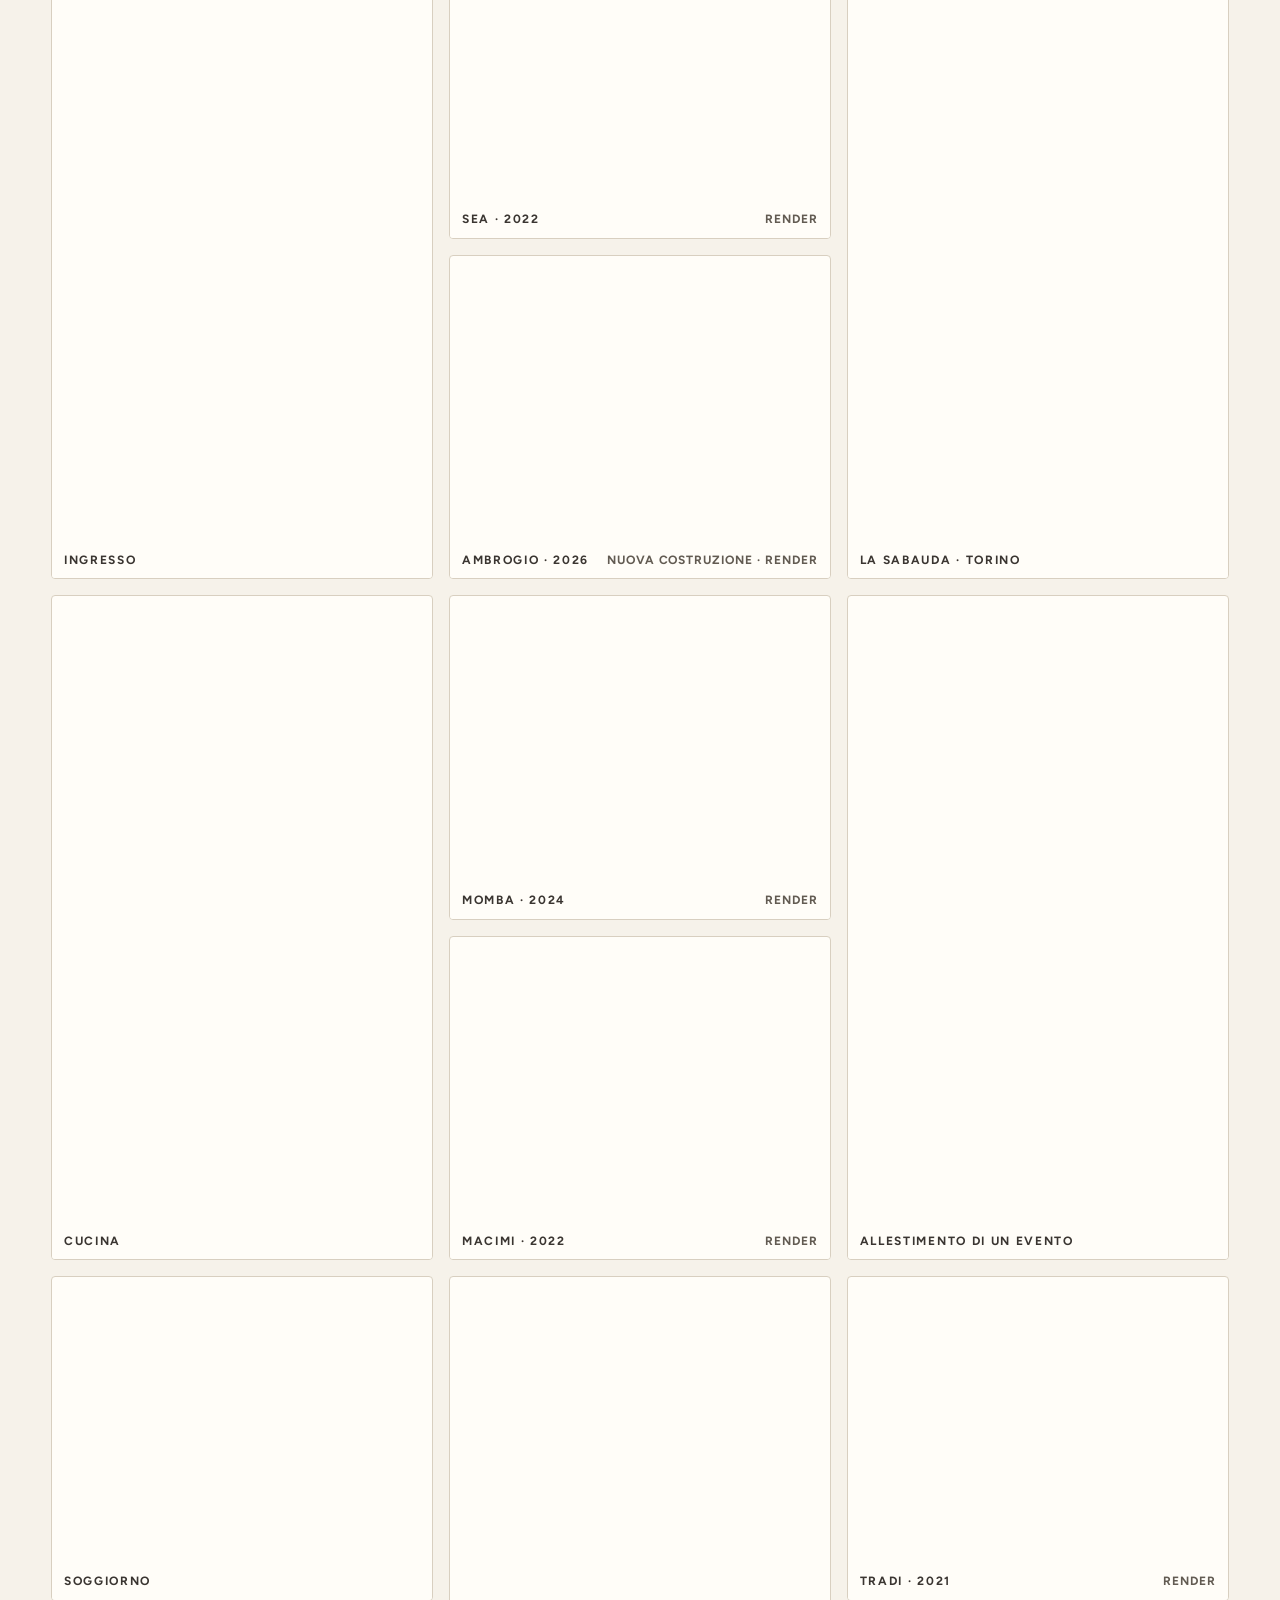
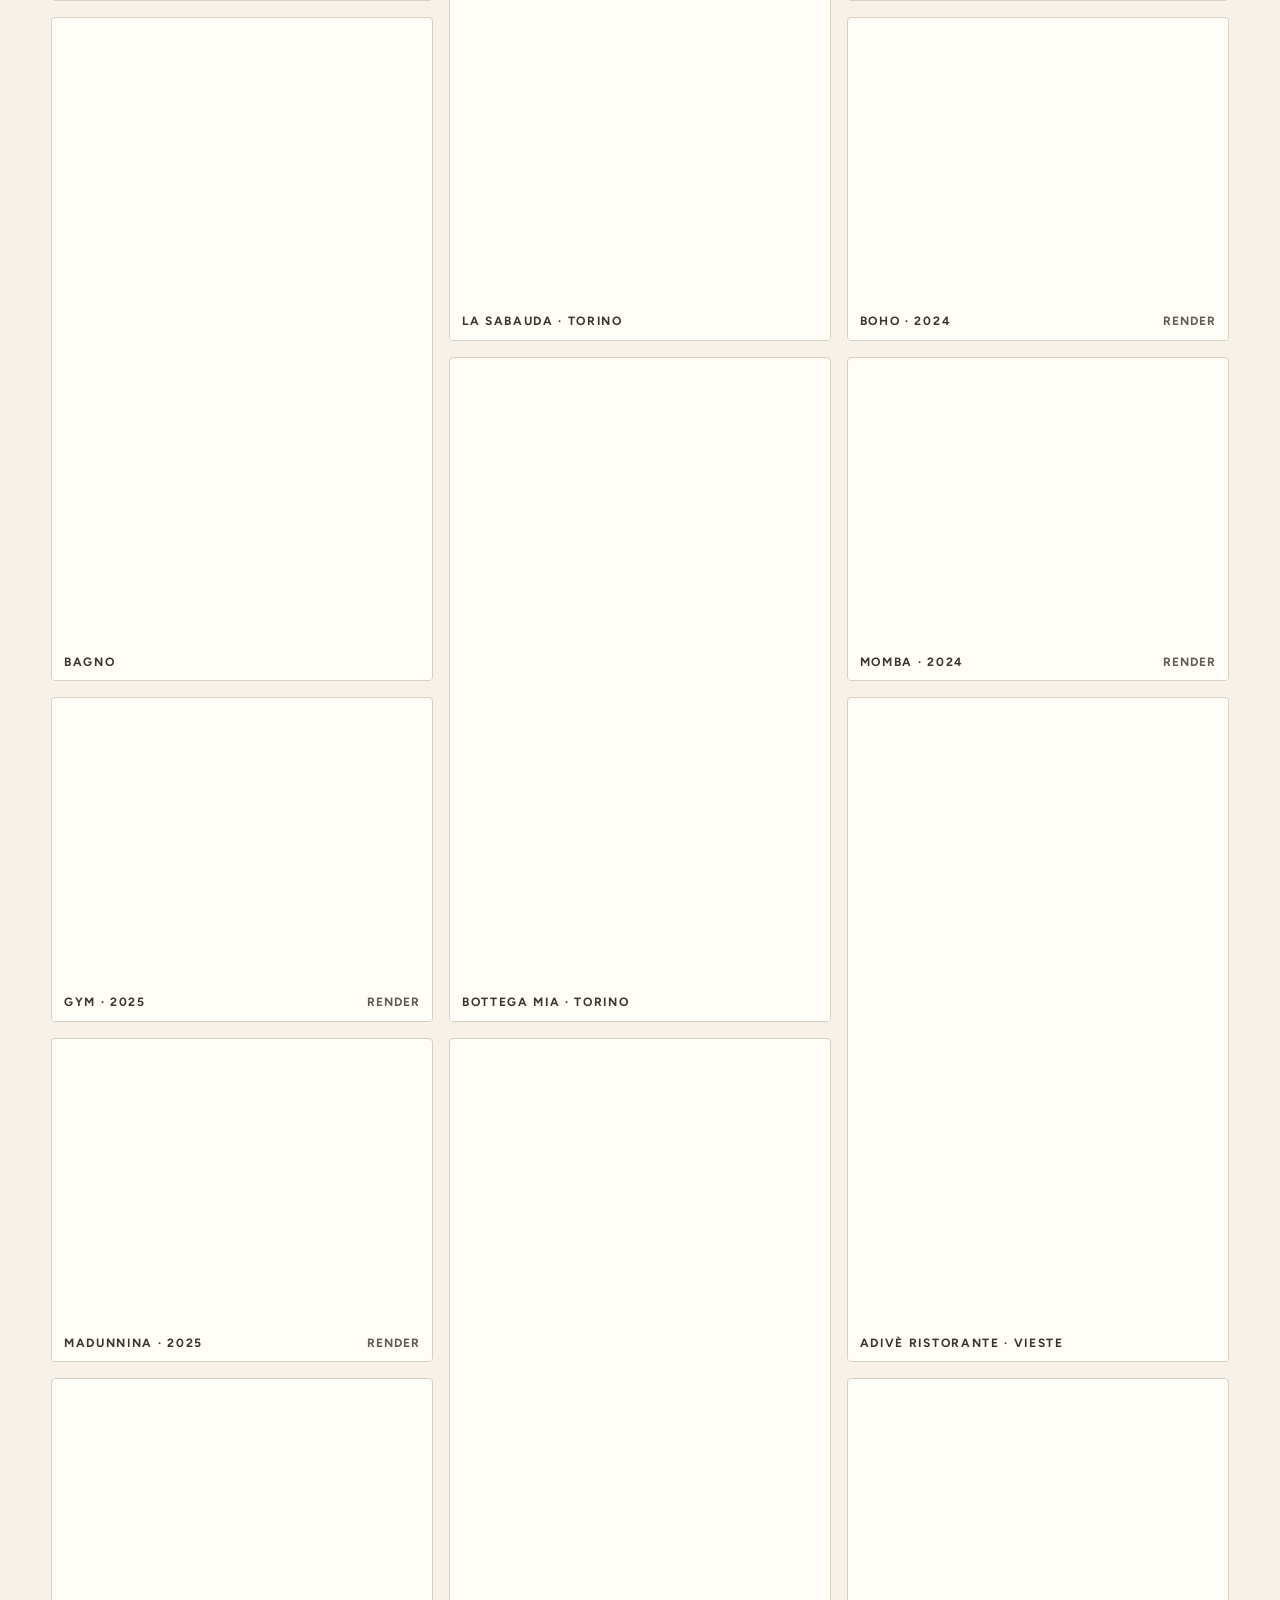
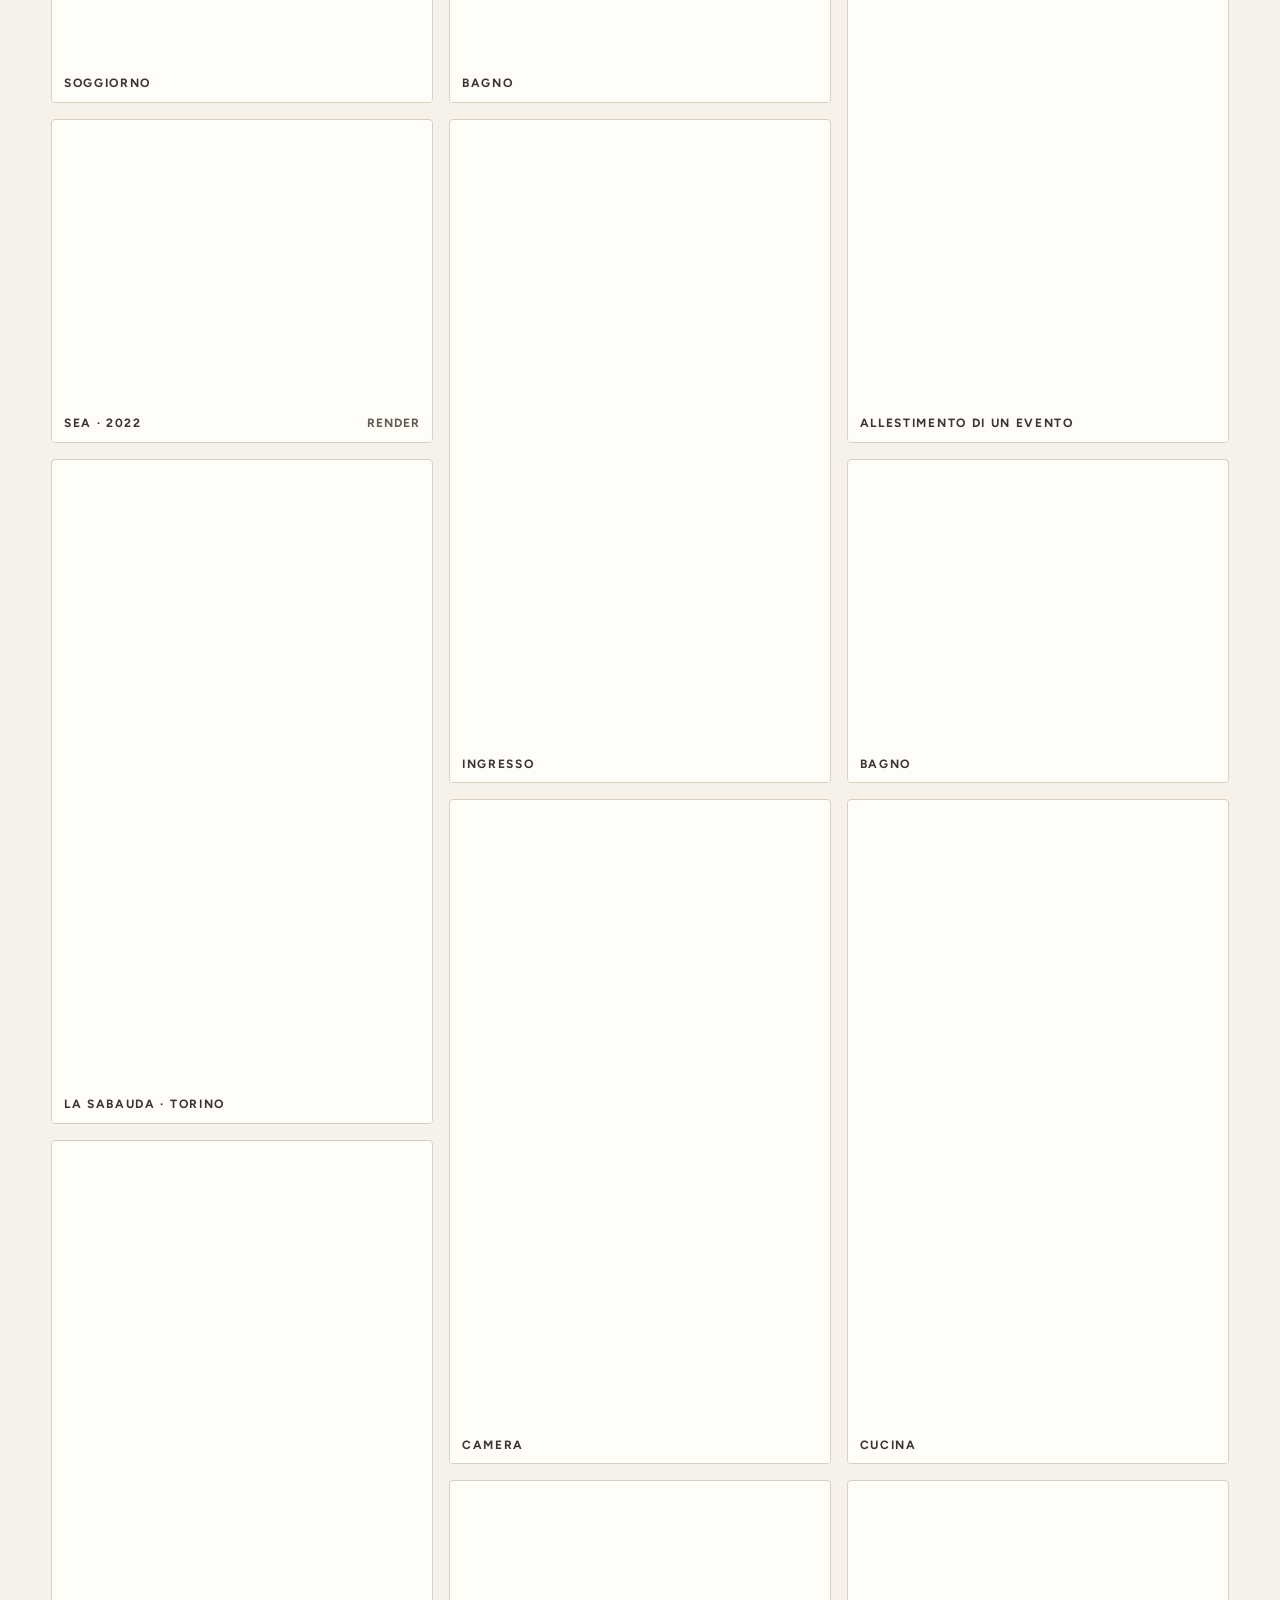
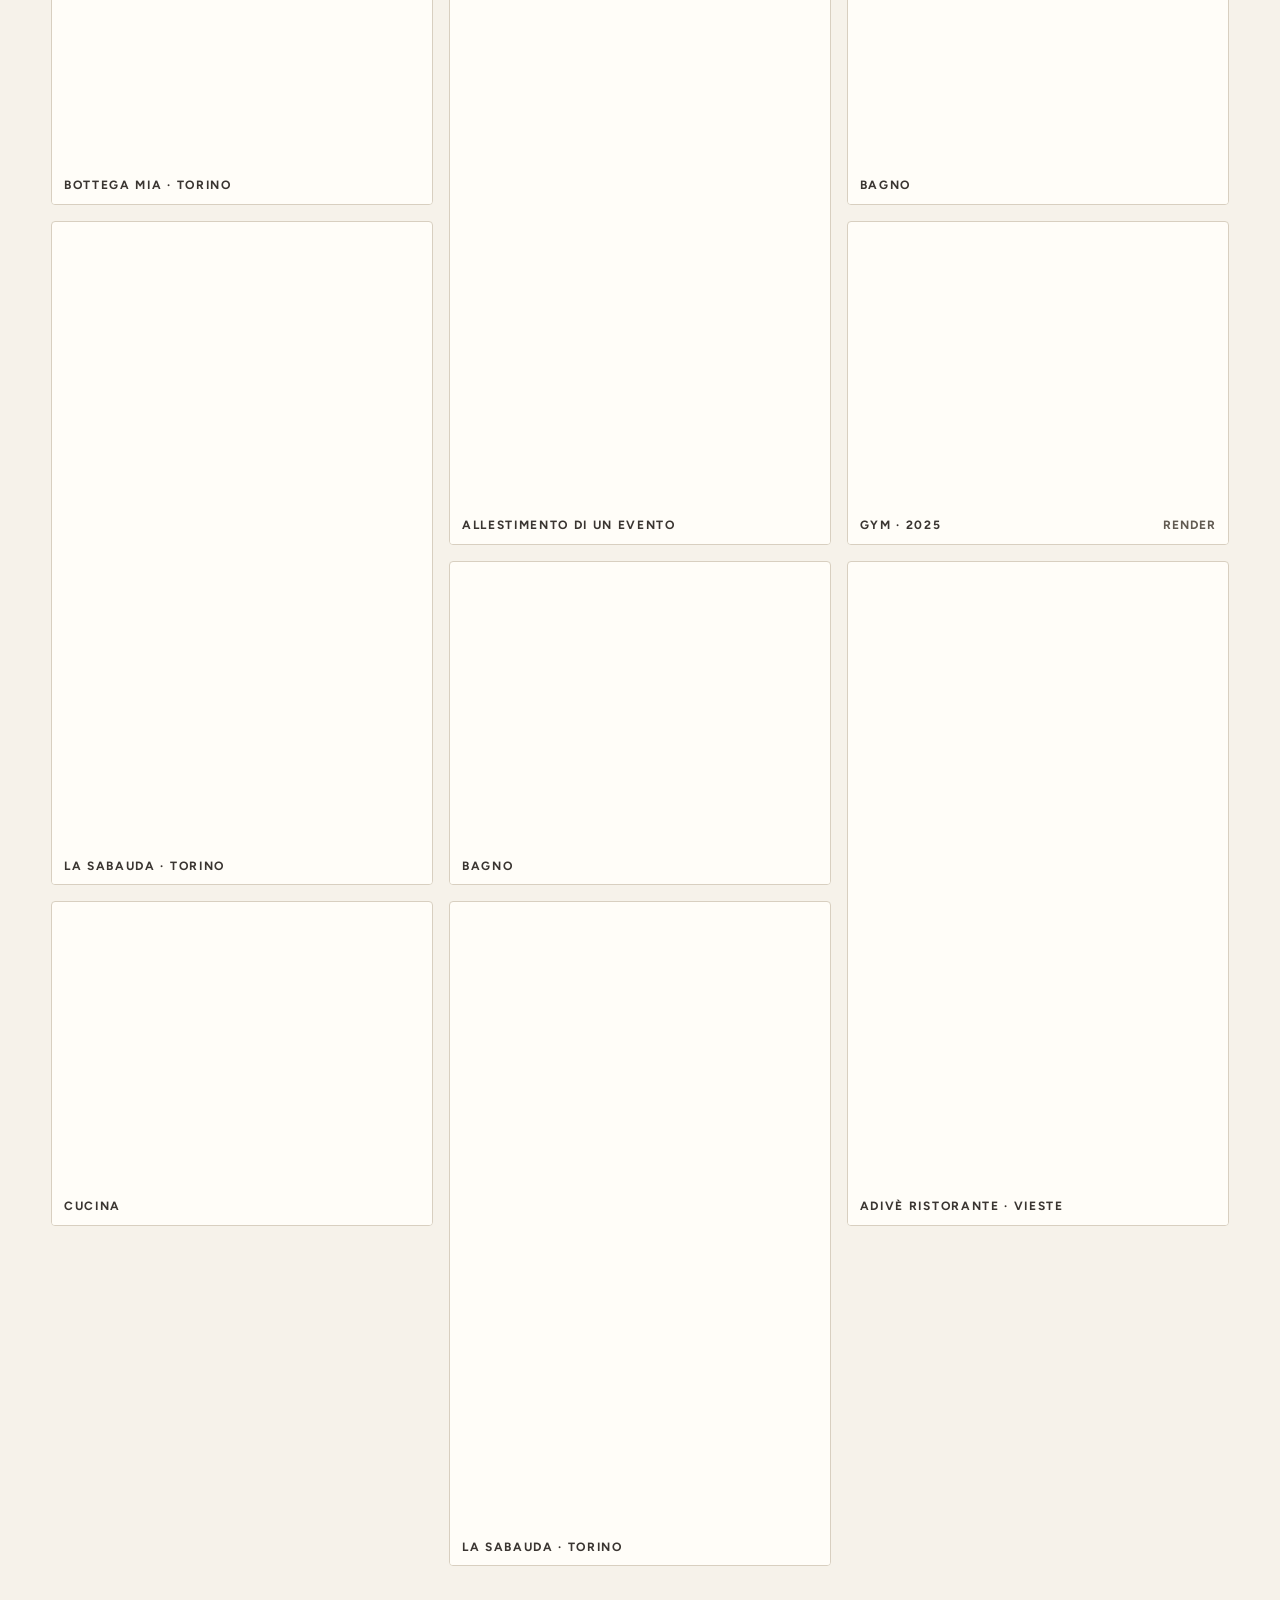
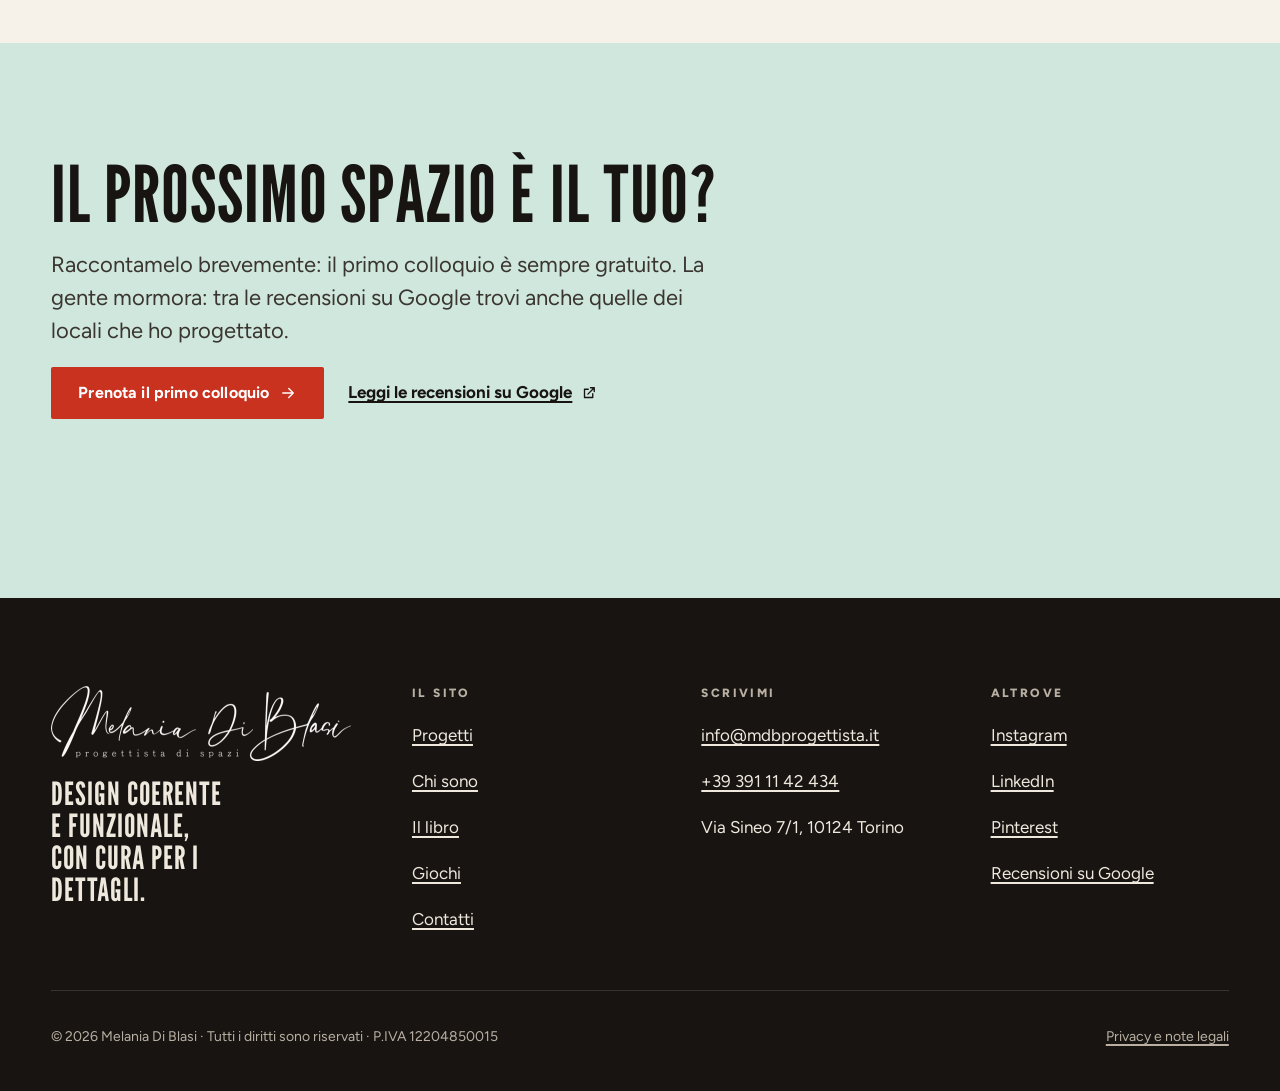
<file: portfolio/index.html>
<!doctype html>
<html lang="it" class="no-js">
<head>
<meta charset="utf-8">
<meta name="viewport" content="width=device-width, initial-scale=1">
<title>Progetti · Melania Di Blasi, progettista di spazi</title>
<meta name="description" content="Case, ristoranti, negozi ed eventi progettati da Melania Di Blasi: soggiorni, cucine, bagni, camere e spazi commerciali, in render e dal vero.">
<link rel="canonical" href="https://andr3a100.github.io/mdb-anteprima/portfolio/">
<meta name="robots" content="noindex, nofollow">
<meta name="author" content="Melania Di Blasi">
<meta name="theme-color" content="#F6F2EA" media="(prefers-color-scheme: light)">
<meta name="theme-color" content="#141210" media="(prefers-color-scheme: dark)">
<meta name="format-detection" content="telephone=no">
<meta http-equiv="Content-Security-Policy" content="default-src 'self'; img-src 'self' data:; style-src 'self'; script-src 'self'; font-src 'self'; connect-src 'none'; object-src 'none'; base-uri 'self'; form-action 'none'">
<meta name="referrer" content="strict-origin-when-cross-origin">
<meta property="og:type" content="website">
<meta property="og:locale" content="it_IT">
<meta property="og:site_name" content="Melania Di Blasi · progettista di spazi">
<meta property="og:title" content="Progetti · Melania Di Blasi, progettista di spazi">
<meta property="og:description" content="Case, ristoranti, negozi ed eventi progettati da Melania Di Blasi: soggiorni, cucine, bagni, camere e spazi commerciali, in render e dal vero.">
<meta property="og:url" content="https://andr3a100.github.io/mdb-anteprima/portfolio/">
<meta property="og:image" content="https://andr3a100.github.io/mdb-anteprima/risorse/img/anteprima.jpg">
<meta property="og:image:width" content="1200">
<meta property="og:image:height" content="630">
<meta property="og:image:alt" content="Melania Di Blasi, progettista di spazi: dal groviglio alla casa">
<meta name="twitter:card" content="summary_large_image">
<link rel="icon" href="../risorse/img/icona.svg" type="image/svg+xml">
<link rel="icon" href="../risorse/img/icona-48.png" sizes="48x48" type="image/png">
<link rel="apple-touch-icon" href="../risorse/img/icona-180.png">
<link rel="preload" href="../risorse/font/league-gothic-400.woff2" as="font" type="font/woff2" crossorigin>
<link rel="preload" href="../risorse/font/figtree-variabile.woff2" as="font" type="font/woff2" crossorigin>
<link rel="stylesheet" href="../risorse/css/sito.css?v=21e259e5f3">
<script src="../risorse/js/tema.js?v=4b6334cfaa"></script>
<script type="application/ld+json">{"@context": "https://schema.org", "@graph": [{"@type": "CollectionPage", "@id": "https://andr3a100.github.io/mdb-anteprima/portfolio/", "url": "https://andr3a100.github.io/mdb-anteprima/portfolio/", "name": "Progetti · Melania Di Blasi, progettista di spazi", "about": {"@id": "https://andr3a100.github.io/mdb-anteprima/#studio"}}, {"@type": "BreadcrumbList", "itemListElement": [{"@type": "ListItem", "position": 1, "name": "Inizio", "item": "https://andr3a100.github.io/mdb-anteprima/"}, {"@type": "ListItem", "position": 2, "name": "Progetti", "item": "https://andr3a100.github.io/mdb-anteprima/portfolio/"}]}]}</script>
</head>
<body>
<span class="vedetta" data-vedetta aria-hidden="true"></span>
<a class="salta" href="#contenuto">Salta al contenuto</a>
<div class="anteprima-fascia" role="note"><p><strong>Anteprima.</strong> Bozza del nuovo sito di Melania Di Blasi, non ancora pubblicata. Il sito in linea oggi è <a href="https://www.mdbprogettista.it/" rel="noopener">mdbprogettista.it</a>.</p></div>
<div class="striscia"><p><a href="../contatti/">Il primo colloquio è sempre gratuito: prenotalo</a><span aria-hidden="true">·</span><a href="../libro/">Il libro: «Manuale di sopravvivenza alla ristrutturazione domestica»</a></p></div>
<header class="testata" data-testata>
<div class="wrap testata-riga">
<a class="marchio" href="../" aria-label="Melania Di Blasi, progettista di spazi: pagina iniziale"><img src="../risorse/img/logo-melania-di-blasi.png" alt="" width="600" height="150"></a>
<button class="menu-apri" type="button" data-menu-apri aria-expanded="false" aria-controls="menu"><svg class="apri" viewBox="0 0 24 24" fill="none" stroke="currentColor" stroke-width="1.8" stroke-linecap="round" stroke-linejoin="round" aria-hidden="true" focusable="false"><path d="M4 7h16M4 12h16M4 17h16"/></svg><svg class="chiudi" viewBox="0 0 24 24" fill="none" stroke="currentColor" stroke-width="1.8" stroke-linecap="round" stroke-linejoin="round" aria-hidden="true" focusable="false"><path d="M6 6l12 12M18 6L6 18"/></svg><span class="nascosto" data-menu-parola>Apri il menu</span></button>
<nav class="menu" id="menu" aria-label="Sezioni del sito"><ul><li><a href="../portfolio/" aria-current="page">Progetti</a></li><li><a href="../about/">Chi sono</a></li><li><a href="../libro/">Il libro</a></li><li><a href="../giochi/">Giochi</a></li><li><a href="../contatti/">Contatti</a></li></ul></nav>
<button class="tema" type="button" data-tema aria-pressed="false"><svg class="sole" viewBox="0 0 24 24" fill="none" stroke="currentColor" stroke-width="1.8" stroke-linecap="round" stroke-linejoin="round" aria-hidden="true" focusable="false"><circle cx="12" cy="12" r="4"/><path d="M12 2.5v2.5M12 19v2.5M2.5 12H5M19 12h2.5M5.3 5.3L7 7M17 17l1.7 1.7M18.7 5.3L17 7M7 17l-1.7 1.7"/></svg><svg class="luna" viewBox="0 0 24 24" fill="none" stroke="currentColor" stroke-width="1.8" stroke-linecap="round" stroke-linejoin="round" aria-hidden="true" focusable="false"><path d="M20 14.2A8 8 0 1 1 9.8 4a6.4 6.4 0 0 0 10.2 10.2z"/></svg><span data-tema-testo>Tema scuro</span></button>
</div>
</header>
<main id="contenuto">
<section class="intestazione">
<div class="wrap">
<nav class="briciole" aria-label="Dove ti trovi"><ol><li><a href="../">Inizio</a></li><li aria-current="page">Progetti</li></ol></nav>
<h1 class="titolo">Progetti: spazi unici, idee reali</h1>
<p class="attacco stretto">Case, ristoranti ed eventi, da Torino a Vieste. Dove leggi «render» stai guardando un'immagine del progetto, non una fotografia. Tocca un'immagine per vederla grande.</p>
</div>
</section>

<section class="sezione-stretta" aria-label="Le immagini dei progetti">
<div class="wrap">
<div class="filtri" role="group" aria-label="Scegli che cosa vedere">
<button class="filtro" type="button" id="filtro-tutti" data-filtro="tutti" aria-pressed="true">Tutti<span class="quanti">64</span></button>
<button class="filtro" type="button" id="filtro-soggiorno" data-filtro="soggiorno" aria-pressed="false">Soggiorni<span class="quanti">11</span></button>
<button class="filtro" type="button" id="filtro-cucina" data-filtro="cucina" aria-pressed="false">Cucine<span class="quanti">11</span></button>
<button class="filtro" type="button" id="filtro-bagno" data-filtro="bagno" aria-pressed="false">Bagni<span class="quanti">11</span></button>
<button class="filtro" type="button" id="filtro-camera" data-filtro="camera" aria-pressed="false">Camere<span class="quanti">7</span></button>
<button class="filtro" type="button" id="filtro-altro" data-filtro="altro" aria-pressed="false">Ingressi e palestra<span class="quanti">5</span></button>
<button class="filtro" type="button" id="filtro-locale" data-filtro="locale" aria-pressed="false">Ristoranti e locali<span class="quanti">14</span></button>
<button class="filtro" type="button" id="filtro-evento" data-filtro="evento" aria-pressed="false">Eventi<span class="quanti">5</span></button>
</div>
<p class="nascosto" aria-live="polite" data-conta></p>
<div class="muro-contenitore">
<div class="muro" data-muro>
<a class="tavola" id="ambrogio-soggiorno-parete-dipinta" href="../risorse/img/foto/ambrogio-soggiorno-parete-dipinta-1600.jpg" data-gruppo="soggiorno" data-avif="../risorse/img/foto/ambrogio-soggiorno-parete-dipinta-1600.avif" data-w="1600" data-h="1200" data-titolo="AMBROGIO · 2026"><picture><source type="image/avif" srcset="../risorse/img/foto/ambrogio-soggiorno-parete-dipinta-800.avif 800w, ../risorse/img/foto/ambrogio-soggiorno-parete-dipinta-1600.avif 1600w" sizes="(max-width: 900px) 50vw, 33vw"><img src="../risorse/img/foto/ambrogio-soggiorno-parete-dipinta-800.jpg" srcset="../risorse/img/foto/ambrogio-soggiorno-parete-dipinta-800.jpg 800w, ../risorse/img/foto/ambrogio-soggiorno-parete-dipinta-1600.jpg 1600w" sizes="(max-width: 900px) 50vw, 33vw" alt="Soggiorno con divano bianco, parete dipinta nei toni del rosa e lampada scultorea" width="800" height="600" fetchpriority="high" decoding="async"></picture><span class="dida"><span>AMBROGIO · 2026</span><span>nuova costruzione · render</span></span></a>
<a class="tavola" id="madunnina-cucina-penisola" href="../risorse/img/foto/madunnina-cucina-penisola-1600.jpg" data-gruppo="cucina" data-avif="../risorse/img/foto/madunnina-cucina-penisola-1600.avif" data-w="1600" data-h="1600" data-titolo="MADUNNINA · 2025"><picture><source type="image/avif" srcset="../risorse/img/foto/madunnina-cucina-penisola-800.avif 800w, ../risorse/img/foto/madunnina-cucina-penisola-1600.avif 1600w" sizes="(max-width: 900px) 50vw, 33vw"><img src="../risorse/img/foto/madunnina-cucina-penisola-800.jpg" srcset="../risorse/img/foto/madunnina-cucina-penisola-800.jpg 800w, ../risorse/img/foto/madunnina-cucina-penisola-1600.jpg 1600w" sizes="(max-width: 900px) 50vw, 33vw" alt="Cucina color terracotta con penisola e lampada nera ad archi" width="800" height="800" fetchpriority="high" decoding="async"></picture><span class="dida"><span>MADUNNINA · 2025</span><span>render</span></span></a>
<a class="tavola alta" id="ristorante-torino-bancone" href="../risorse/img/foto/ristorante-torino-bancone-1600.jpg" data-gruppo="locale" data-avif="../risorse/img/foto/ristorante-torino-bancone-1600.avif" data-w="1200" data-h="1600" data-titolo="La Sabauda · Torino"><picture><source type="image/avif" srcset="../risorse/img/foto/ristorante-torino-bancone-800.avif 800w, ../risorse/img/foto/ristorante-torino-bancone-1600.avif 1200w" sizes="(max-width: 900px) 50vw, 33vw"><img src="../risorse/img/foto/ristorante-torino-bancone-800.jpg" srcset="../risorse/img/foto/ristorante-torino-bancone-800.jpg 800w, ../risorse/img/foto/ristorante-torino-bancone-1600.jpg 1200w" sizes="(max-width: 900px) 50vw, 33vw" alt="La Sabauda, Torino: sala di un ristorante con bancone blu, bottiglie e lampadario di cristallo" width="800" height="1066" fetchpriority="high" decoding="async"></picture><span class="dida"><span>La Sabauda · Torino</span></span></a>
<a class="tavola alta" id="momba-bagno-specchio-tondo" href="../risorse/img/foto/momba-bagno-specchio-tondo-1600.jpg" data-gruppo="bagno" data-avif="../risorse/img/foto/momba-bagno-specchio-tondo-1600.avif" data-w="1200" data-h="1600" data-titolo="MOMBA · 2024"><picture><source type="image/avif" srcset="../risorse/img/foto/momba-bagno-specchio-tondo-800.avif 800w, ../risorse/img/foto/momba-bagno-specchio-tondo-1600.avif 1200w" sizes="(max-width: 900px) 50vw, 33vw"><img src="../risorse/img/foto/momba-bagno-specchio-tondo-800.jpg" srcset="../risorse/img/foto/momba-bagno-specchio-tondo-800.jpg 800w, ../risorse/img/foto/momba-bagno-specchio-tondo-1600.jpg 1200w" sizes="(max-width: 900px) 50vw, 33vw" alt="Bagno con carta da parati botanica, specchio tondo appeso e mobile bianco" width="800" height="1066" loading="lazy" decoding="async"></picture><span class="dida"><span>MOMBA · 2024</span><span>render</span></span></a>
<a class="tavola" id="ambrogio-pranzo-vetro-cannettato" href="../risorse/img/foto/ambrogio-pranzo-vetro-cannettato-1600.jpg" data-gruppo="soggiorno" data-avif="../risorse/img/foto/ambrogio-pranzo-vetro-cannettato-1600.avif" data-w="1600" data-h="1200" data-titolo="AMBROGIO · 2026"><picture><source type="image/avif" srcset="../risorse/img/foto/ambrogio-pranzo-vetro-cannettato-800.avif 800w, ../risorse/img/foto/ambrogio-pranzo-vetro-cannettato-1600.avif 1600w" sizes="(max-width: 900px) 50vw, 33vw"><img src="../risorse/img/foto/ambrogio-pranzo-vetro-cannettato-800.jpg" srcset="../risorse/img/foto/ambrogio-pranzo-vetro-cannettato-800.jpg 800w, ../risorse/img/foto/ambrogio-pranzo-vetro-cannettato-1600.jpg 1600w" sizes="(max-width: 900px) 50vw, 33vw" alt="Zona pranzo con tavolo in marmo, parete in vetro cannettato e cucina color terracotta sullo sfondo" width="800" height="600" loading="lazy" decoding="async"></picture><span class="dida"><span>AMBROGIO · 2026</span><span>nuova costruzione · render</span></span></a>
<a class="tavola" id="boho-camera-armadio" href="../risorse/img/foto/boho-camera-armadio-1600.jpg" data-gruppo="camera" data-avif="../risorse/img/foto/boho-camera-armadio-1600.avif" data-w="1600" data-h="1200" data-titolo="BOHO · 2024"><picture><source type="image/avif" srcset="../risorse/img/foto/boho-camera-armadio-800.avif 800w, ../risorse/img/foto/boho-camera-armadio-1600.avif 1600w" sizes="(max-width: 900px) 50vw, 33vw"><img src="../risorse/img/foto/boho-camera-armadio-800.jpg" srcset="../risorse/img/foto/boho-camera-armadio-800.jpg 800w, ../risorse/img/foto/boho-camera-armadio-1600.jpg 1600w" sizes="(max-width: 900px) 50vw, 33vw" alt="Camera da letto con armadio ad archi, testiera in paglia di Vienna e stampe" width="800" height="600" loading="lazy" decoding="async"></picture><span class="dida"><span>BOHO · 2024</span><span>render</span></span></a>
<a class="tavola alta" id="ristorante-vieste-sala" href="../risorse/img/foto/ristorante-vieste-sala-1600.jpg" data-gruppo="locale" data-avif="../risorse/img/foto/ristorante-vieste-sala-1600.avif" data-w="1261" data-h="1600" data-titolo="Adivè Ristorante · Vieste"><picture><source type="image/avif" srcset="../risorse/img/foto/ristorante-vieste-sala-800.avif 800w, ../risorse/img/foto/ristorante-vieste-sala-1600.avif 1261w" sizes="(max-width: 900px) 50vw, 33vw"><img src="../risorse/img/foto/ristorante-vieste-sala-800.jpg" srcset="../risorse/img/foto/ristorante-vieste-sala-800.jpg 800w, ../risorse/img/foto/ristorante-vieste-sala-1600.jpg 1261w" sizes="(max-width: 900px) 50vw, 33vw" alt="Adivè Ristorante, Vieste: sala con grande nicchia ad arco bianca su parete blu e lampade a sospensione" width="800" height="1014" loading="lazy" decoding="async"></picture><span class="dida"><span>Adivè Ristorante · Vieste</span></span></a>
<a class="tavola" id="madunnina-bagno-lavabo" href="../risorse/img/foto/madunnina-bagno-lavabo-1600.jpg" data-gruppo="bagno" data-avif="../risorse/img/foto/madunnina-bagno-lavabo-1600.avif" data-w="1600" data-h="1600" data-titolo="MADUNNINA · 2025"><picture><source type="image/avif" srcset="../risorse/img/foto/madunnina-bagno-lavabo-800.avif 800w, ../risorse/img/foto/madunnina-bagno-lavabo-1600.avif 1600w" sizes="(max-width: 900px) 50vw, 33vw"><img src="../risorse/img/foto/madunnina-bagno-lavabo-800.jpg" srcset="../risorse/img/foto/madunnina-bagno-lavabo-800.jpg 800w, ../risorse/img/foto/madunnina-bagno-lavabo-1600.jpg 1600w" sizes="(max-width: 900px) 50vw, 33vw" alt="Bagno con lavabo d&#x27;appoggio, specchio tondo e mensola color terracotta" width="800" height="800" loading="lazy" decoding="async"></picture><span class="dida"><span>MADUNNINA · 2025</span><span>render</span></span></a>
<a class="tavola" id="sea-soggiorno-libreria" href="../risorse/img/foto/sea-soggiorno-libreria-1600.jpg" data-gruppo="soggiorno" data-avif="../risorse/img/foto/sea-soggiorno-libreria-1600.avif" data-w="1600" data-h="1200" data-titolo="SEA · 2022"><picture><source type="image/avif" srcset="../risorse/img/foto/sea-soggiorno-libreria-800.avif 800w, ../risorse/img/foto/sea-soggiorno-libreria-1600.avif 1600w" sizes="(max-width: 900px) 50vw, 33vw"><img src="../risorse/img/foto/sea-soggiorno-libreria-800.jpg" srcset="../risorse/img/foto/sea-soggiorno-libreria-800.jpg 800w, ../risorse/img/foto/sea-soggiorno-libreria-1600.jpg 1600w" sizes="(max-width: 900px) 50vw, 33vw" alt="Soggiorno con libreria a tutta parete, divano blu e penisola in primo piano" width="800" height="600" loading="lazy" decoding="async"></picture><span class="dida"><span>SEA · 2022</span><span>render</span></span></a>
<a class="tavola" id="evento-sala" href="../risorse/img/foto/evento-sala-1600.jpg" data-gruppo="evento" data-avif="../risorse/img/foto/evento-sala-1600.avif" data-w="1600" data-h="1066" data-titolo="Allestimento di un evento"><picture><source type="image/avif" srcset="../risorse/img/foto/evento-sala-800.avif 800w, ../risorse/img/foto/evento-sala-1600.avif 1600w" sizes="(max-width: 900px) 50vw, 33vw"><img src="../risorse/img/foto/evento-sala-800.jpg" srcset="../risorse/img/foto/evento-sala-800.jpg 800w, ../risorse/img/foto/evento-sala-1600.jpg 1600w" sizes="(max-width: 900px) 50vw, 33vw" alt="Sala allestita per un ricevimento con tavoli lunghi, piante e luci sospese" width="800" height="533" loading="lazy" decoding="async"></picture><span class="dida"><span>Allestimento di un evento</span></span></a>
<a class="tavola" id="tradi-cucina-vetro" href="../risorse/img/foto/tradi-cucina-vetro-1600.jpg" data-gruppo="cucina" data-avif="../risorse/img/foto/tradi-cucina-vetro-1600.avif" data-w="1600" data-h="900" data-titolo="TRADI · 2021"><picture><source type="image/avif" srcset="../risorse/img/foto/tradi-cucina-vetro-800.avif 800w, ../risorse/img/foto/tradi-cucina-vetro-1600.avif 1600w" sizes="(max-width: 900px) 50vw, 33vw"><img src="../risorse/img/foto/tradi-cucina-vetro-800.jpg" srcset="../risorse/img/foto/tradi-cucina-vetro-800.jpg 800w, ../risorse/img/foto/tradi-cucina-vetro-1600.jpg 1600w" sizes="(max-width: 900px) 50vw, 33vw" alt="Cucina verde con penisola in legno e porta in vetro e ferro" width="800" height="450" loading="lazy" decoding="async"></picture><span class="dida"><span>TRADI · 2021</span><span>render</span></span></a>
<a class="tavola" id="momba-camera" href="../risorse/img/foto/momba-camera-1600.jpg" data-gruppo="camera" data-avif="../risorse/img/foto/momba-camera-1600.avif" data-w="1600" data-h="899" data-titolo="MOMBA · 2024"><picture><source type="image/avif" srcset="../risorse/img/foto/momba-camera-800.avif 800w, ../risorse/img/foto/momba-camera-1600.avif 1600w" sizes="(max-width: 900px) 50vw, 33vw"><img src="../risorse/img/foto/momba-camera-800.jpg" srcset="../risorse/img/foto/momba-camera-800.jpg 800w, ../risorse/img/foto/momba-camera-1600.jpg 1600w" sizes="(max-width: 900px) 50vw, 33vw" alt="Camera da letto con boiserie a listelli, nicchia a parete e cabina armadio in vetro" width="800" height="449" loading="lazy" decoding="async"></picture><span class="dida"><span>MOMBA · 2024</span><span>render</span></span></a>
<a class="tavola" id="ambrogio-bagno-tuffatori" href="../risorse/img/foto/ambrogio-bagno-tuffatori-1600.jpg" data-gruppo="bagno" data-avif="../risorse/img/foto/ambrogio-bagno-tuffatori-1600.avif" data-w="1600" data-h="1200" data-titolo="AMBROGIO · 2026"><picture><source type="image/avif" srcset="../risorse/img/foto/ambrogio-bagno-tuffatori-800.avif 800w, ../risorse/img/foto/ambrogio-bagno-tuffatori-1600.avif 1600w" sizes="(max-width: 900px) 50vw, 33vw"><img src="../risorse/img/foto/ambrogio-bagno-tuffatori-800.jpg" srcset="../risorse/img/foto/ambrogio-bagno-tuffatori-800.jpg 800w, ../risorse/img/foto/ambrogio-bagno-tuffatori-1600.jpg 1600w" sizes="(max-width: 900px) 50vw, 33vw" alt="Bagno con parete dipinta a nuvole e tuffatori e specchio tondo illuminato" width="800" height="600" loading="lazy" decoding="async"></picture><span class="dida"><span>AMBROGIO · 2026</span><span>nuova costruzione · render</span></span></a>
<a class="tavola alta" id="madunnina-soggiorno" href="../risorse/img/foto/madunnina-soggiorno-1600.jpg" data-gruppo="soggiorno" data-avif="../risorse/img/foto/madunnina-soggiorno-1600.avif" data-w="914" data-h="1600" data-titolo="MADUNNINA · 2025"><picture><source type="image/avif" srcset="../risorse/img/foto/madunnina-soggiorno-800.avif 800w, ../risorse/img/foto/madunnina-soggiorno-1600.avif 914w" sizes="(max-width: 900px) 50vw, 33vw"><img src="../risorse/img/foto/madunnina-soggiorno-800.jpg" srcset="../risorse/img/foto/madunnina-soggiorno-800.jpg 800w, ../risorse/img/foto/madunnina-soggiorno-1600.jpg 914w" sizes="(max-width: 900px) 50vw, 33vw" alt="Soggiorno con parquet a spina, manifesto d&#x27;epoca e tenda sulla zona pranzo" width="800" height="1400" loading="lazy" decoding="async"></picture><span class="dida"><span>MADUNNINA · 2025</span><span>render</span></span></a>
<a class="tavola alta" id="locale-torino-tavolo-finestra" href="../risorse/img/foto/locale-torino-tavolo-finestra-1600.jpg" data-gruppo="locale" data-avif="../risorse/img/foto/locale-torino-tavolo-finestra-1600.avif" data-w="1244" data-h="1600" data-titolo="Bottega Mia · Torino"><picture><source type="image/avif" srcset="../risorse/img/foto/locale-torino-tavolo-finestra-800.avif 800w, ../risorse/img/foto/locale-torino-tavolo-finestra-1600.avif 1244w" sizes="(max-width: 900px) 50vw, 33vw"><img src="../risorse/img/foto/locale-torino-tavolo-finestra-800.jpg" srcset="../risorse/img/foto/locale-torino-tavolo-finestra-800.jpg 800w, ../risorse/img/foto/locale-torino-tavolo-finestra-1600.jpg 1244w" sizes="(max-width: 900px) 50vw, 33vw" alt="Bottega Mia, Torino: tavolo rotondo apparecchiato accanto alla finestra, panca con cuscini" width="800" height="1029" loading="lazy" decoding="async"></picture><span class="dida"><span>Bottega Mia · Torino</span></span></a>
<a class="tavola" id="sea-cucina-isola" href="../risorse/img/foto/sea-cucina-isola-1600.jpg" data-gruppo="cucina" data-avif="../risorse/img/foto/sea-cucina-isola-1600.avif" data-w="1600" data-h="1200" data-titolo="SEA · 2022"><picture><source type="image/avif" srcset="../risorse/img/foto/sea-cucina-isola-800.avif 800w, ../risorse/img/foto/sea-cucina-isola-1600.avif 1600w" sizes="(max-width: 900px) 50vw, 33vw"><img src="../risorse/img/foto/sea-cucina-isola-800.jpg" srcset="../risorse/img/foto/sea-cucina-isola-800.jpg 800w, ../risorse/img/foto/sea-cucina-isola-1600.jpg 1600w" sizes="(max-width: 900px) 50vw, 33vw" alt="Cucina chiara con isola e sgabelli" width="800" height="600" loading="lazy" decoding="async"></picture><span class="dida"><span>SEA · 2022</span><span>render</span></span></a>
<a class="tavola" id="macimi-camera-letto" href="../risorse/img/foto/macimi-camera-letto-1600.jpg" data-gruppo="camera" data-avif="../risorse/img/foto/macimi-camera-letto-1600.avif" data-w="1600" data-h="1200" data-titolo="MACIMI · 2022"><picture><source type="image/avif" srcset="../risorse/img/foto/macimi-camera-letto-800.avif 800w, ../risorse/img/foto/macimi-camera-letto-1600.avif 1600w" sizes="(max-width: 900px) 50vw, 33vw"><img src="../risorse/img/foto/macimi-camera-letto-800.jpg" srcset="../risorse/img/foto/macimi-camera-letto-800.jpg 800w, ../risorse/img/foto/macimi-camera-letto-1600.jpg 1600w" sizes="(max-width: 900px) 50vw, 33vw" alt="Camera padronale con letto dai toni scuri e lampade a sospensione" width="800" height="600" loading="lazy" decoding="async"></picture><span class="dida"><span>MACIMI · 2022</span><span>render</span></span></a>
<a class="tavola" id="gym-sala-attrezzi" href="../risorse/img/foto/gym-sala-attrezzi-1600.jpg" data-gruppo="altro" data-avif="../risorse/img/foto/gym-sala-attrezzi-1600.avif" data-w="1600" data-h="900" data-titolo="GYM · 2025"><picture><source type="image/avif" srcset="../risorse/img/foto/gym-sala-attrezzi-800.avif 800w, ../risorse/img/foto/gym-sala-attrezzi-1600.avif 1600w" sizes="(max-width: 900px) 50vw, 33vw"><img src="../risorse/img/foto/gym-sala-attrezzi-800.jpg" srcset="../risorse/img/foto/gym-sala-attrezzi-800.jpg 800w, ../risorse/img/foto/gym-sala-attrezzi-1600.jpg 1600w" sizes="(max-width: 900px) 50vw, 33vw" alt="Palestra con attrezzi, pavimento in legno e carta da parati botanica" width="800" height="450" loading="lazy" decoding="async"></picture><span class="dida"><span>GYM · 2025</span><span>render</span></span></a>
<a class="tavola" id="ambrogio-soggiorno-terrazzo" href="../risorse/img/foto/ambrogio-soggiorno-terrazzo-1600.jpg" data-gruppo="soggiorno" data-avif="../risorse/img/foto/ambrogio-soggiorno-terrazzo-1600.avif" data-w="1600" data-h="1200" data-titolo="AMBROGIO · 2026"><picture><source type="image/avif" srcset="../risorse/img/foto/ambrogio-soggiorno-terrazzo-800.avif 800w, ../risorse/img/foto/ambrogio-soggiorno-terrazzo-1600.avif 1600w" sizes="(max-width: 900px) 50vw, 33vw"><img src="../risorse/img/foto/ambrogio-soggiorno-terrazzo-800.jpg" srcset="../risorse/img/foto/ambrogio-soggiorno-terrazzo-800.jpg 800w, ../risorse/img/foto/ambrogio-soggiorno-terrazzo-1600.jpg 1600w" sizes="(max-width: 900px) 50vw, 33vw" alt="Soggiorno con divano ad angolo, tappeto a scacchi e vetrata sul terrazzo" width="800" height="600" loading="lazy" decoding="async"></picture><span class="dida"><span>AMBROGIO · 2026</span><span>nuova costruzione · render</span></span></a>
<a class="tavola alta" id="ristorante-torino-tavolo-fiori" href="../risorse/img/foto/ristorante-torino-tavolo-fiori-1600.jpg" data-gruppo="locale" data-avif="../risorse/img/foto/ristorante-torino-tavolo-fiori-1600.avif" data-w="1066" data-h="1600" data-titolo="La Sabauda · Torino"><picture><source type="image/avif" srcset="../risorse/img/foto/ristorante-torino-tavolo-fiori-800.avif 800w, ../risorse/img/foto/ristorante-torino-tavolo-fiori-1600.avif 1066w" sizes="(max-width: 900px) 50vw, 33vw"><img src="../risorse/img/foto/ristorante-torino-tavolo-fiori-800.jpg" srcset="../risorse/img/foto/ristorante-torino-tavolo-fiori-800.jpg 800w, ../risorse/img/foto/ristorante-torino-tavolo-fiori-1600.jpg 1066w" sizes="(max-width: 900px) 50vw, 33vw" alt="La Sabauda, Torino: tavolo rotondo apparecchiato con fiori e luce calda, pareti blu notte" width="800" height="1200" loading="lazy" decoding="async"></picture><span class="dida"><span>La Sabauda · Torino</span></span></a>
<a class="tavola" id="madunnina-cucina-ottone" href="../risorse/img/foto/madunnina-cucina-ottone-1600.jpg" data-gruppo="cucina" data-avif="../risorse/img/foto/madunnina-cucina-ottone-1600.avif" data-w="1600" data-h="1167" data-titolo="MADUNNINA · 2025"><picture><source type="image/avif" srcset="../risorse/img/foto/madunnina-cucina-ottone-800.avif 800w, ../risorse/img/foto/madunnina-cucina-ottone-1600.avif 1600w" sizes="(max-width: 900px) 50vw, 33vw"><img src="../risorse/img/foto/madunnina-cucina-ottone-800.jpg" srcset="../risorse/img/foto/madunnina-cucina-ottone-800.jpg 800w, ../risorse/img/foto/madunnina-cucina-ottone-1600.jpg 1600w" sizes="(max-width: 900px) 50vw, 33vw" alt="Cucina color terracotta con paraschizzi metallico e lampada ad archi" width="800" height="583" loading="lazy" decoding="async"></picture><span class="dida"><span>MADUNNINA · 2025</span><span>render</span></span></a>
<a class="tavola" id="momba-soggiorno-rosa" href="../risorse/img/foto/momba-soggiorno-rosa-1600.jpg" data-gruppo="soggiorno" data-avif="../risorse/img/foto/momba-soggiorno-rosa-1600.avif" data-w="1600" data-h="976" data-titolo="MOMBA · 2024"><picture><source type="image/avif" srcset="../risorse/img/foto/momba-soggiorno-rosa-800.avif 800w, ../risorse/img/foto/momba-soggiorno-rosa-1600.avif 1600w" sizes="(max-width: 900px) 50vw, 33vw"><img src="../risorse/img/foto/momba-soggiorno-rosa-800.jpg" srcset="../risorse/img/foto/momba-soggiorno-rosa-800.jpg 800w, ../risorse/img/foto/momba-soggiorno-rosa-1600.jpg 1600w" sizes="(max-width: 900px) 50vw, 33vw" alt="Soggiorno con divano rosa, listelli di legno e cucina con mensole illuminate" width="800" height="488" loading="lazy" decoding="async"></picture><span class="dida"><span>MOMBA · 2024</span><span>render</span></span></a>
<a class="tavola" id="bagno-chiaro-vasca" href="../risorse/img/foto/bagno-chiaro-vasca-1600.jpg" data-gruppo="bagno" data-avif="../risorse/img/foto/bagno-chiaro-vasca-1600.avif" data-w="1600" data-h="1066" data-titolo="Bagno"><picture><source type="image/avif" srcset="../risorse/img/foto/bagno-chiaro-vasca-800.avif 800w, ../risorse/img/foto/bagno-chiaro-vasca-1600.avif 1600w" sizes="(max-width: 900px) 50vw, 33vw"><img src="../risorse/img/foto/bagno-chiaro-vasca-800.jpg" srcset="../risorse/img/foto/bagno-chiaro-vasca-800.jpg 800w, ../risorse/img/foto/bagno-chiaro-vasca-1600.jpg 1600w" sizes="(max-width: 900px) 50vw, 33vw" alt="Bagno chiaro con vasca, mobile in legno e specchio tondo illuminato" width="800" height="533" loading="lazy" decoding="async"></picture><span class="dida"><span>Bagno</span></span></a>
<a class="tavola alta" id="evento-rami-fioriti" href="../risorse/img/foto/evento-rami-fioriti-1600.jpg" data-gruppo="evento" data-avif="../risorse/img/foto/evento-rami-fioriti-1600.avif" data-w="1067" data-h="1600" data-titolo="Allestimento di un evento"><picture><source type="image/avif" srcset="../risorse/img/foto/evento-rami-fioriti-800.avif 800w, ../risorse/img/foto/evento-rami-fioriti-1600.avif 1067w" sizes="(max-width: 900px) 50vw, 33vw"><img src="../risorse/img/foto/evento-rami-fioriti-800.jpg" srcset="../risorse/img/foto/evento-rami-fioriti-800.jpg 800w, ../risorse/img/foto/evento-rami-fioriti-1600.jpg 1067w" sizes="(max-width: 900px) 50vw, 33vw" alt="Rami fioriti sospesi sopra i tavoli di un ricevimento" width="800" height="1199" loading="lazy" decoding="async"></picture><span class="dida"><span>Allestimento di un evento</span></span></a>
<a class="tavola" id="soggiorno-divano-blu" href="../risorse/img/foto/soggiorno-divano-blu-1600.jpg" data-gruppo="soggiorno" data-avif="../risorse/img/foto/soggiorno-divano-blu-1600.avif" data-w="1600" data-h="1150" data-titolo="Soggiorno"><picture><source type="image/avif" srcset="../risorse/img/foto/soggiorno-divano-blu-800.avif 800w, ../risorse/img/foto/soggiorno-divano-blu-1600.avif 1600w" sizes="(max-width: 900px) 50vw, 33vw"><img src="../risorse/img/foto/soggiorno-divano-blu-800.jpg" srcset="../risorse/img/foto/soggiorno-divano-blu-800.jpg 800w, ../risorse/img/foto/soggiorno-divano-blu-1600.jpg 1600w" sizes="(max-width: 900px) 50vw, 33vw" alt="Soggiorno con arco, grande divano blu e cucina sullo sfondo" width="800" height="575" loading="lazy" decoding="async"></picture><span class="dida"><span>Soggiorno</span></span></a>
<a class="tavola alta" id="ristorante-vieste-parete-azzurra" href="../risorse/img/foto/ristorante-vieste-parete-azzurra-1600.jpg" data-gruppo="locale" data-avif="../risorse/img/foto/ristorante-vieste-parete-azzurra-1600.avif" data-w="1279" data-h="1600" data-titolo="Adivè Ristorante · Vieste"><picture><source type="image/avif" srcset="../risorse/img/foto/ristorante-vieste-parete-azzurra-800.avif 800w, ../risorse/img/foto/ristorante-vieste-parete-azzurra-1600.avif 1279w" sizes="(max-width: 900px) 50vw, 33vw"><img src="../risorse/img/foto/ristorante-vieste-parete-azzurra-800.jpg" srcset="../risorse/img/foto/ristorante-vieste-parete-azzurra-800.jpg 800w, ../risorse/img/foto/ristorante-vieste-parete-azzurra-1600.jpg 1279w" sizes="(max-width: 900px) 50vw, 33vw" alt="Adivè Ristorante, Vieste: parete azzurra con quadro dorato e poltrona in vimini bianca" width="800" height="1000" loading="lazy" decoding="async"></picture><span class="dida"><span>Adivè Ristorante · Vieste</span></span></a>
<a class="tavola" id="cucina-verde-legno" href="../risorse/img/foto/cucina-verde-legno-1600.jpg" data-gruppo="cucina" data-avif="../risorse/img/foto/cucina-verde-legno-1600.avif" data-w="1600" data-h="963" data-titolo="Cucina"><picture><source type="image/avif" srcset="../risorse/img/foto/cucina-verde-legno-800.avif 800w, ../risorse/img/foto/cucina-verde-legno-1600.avif 1600w" sizes="(max-width: 900px) 50vw, 33vw"><img src="../risorse/img/foto/cucina-verde-legno-800.jpg" srcset="../risorse/img/foto/cucina-verde-legno-800.jpg 800w, ../risorse/img/foto/cucina-verde-legno-1600.jpg 1600w" sizes="(max-width: 900px) 50vw, 33vw" alt="Cucina verde con legno e porta in vetro e ferro" width="800" height="481" loading="lazy" decoding="async"></picture><span class="dida"><span>Cucina</span></span></a>
<a class="tavola" id="madunnina-bagno-doccia" href="../risorse/img/foto/madunnina-bagno-doccia-1600.jpg" data-gruppo="bagno" data-avif="../risorse/img/foto/madunnina-bagno-doccia-1600.avif" data-w="1600" data-h="1600" data-titolo="MADUNNINA · 2025"><picture><source type="image/avif" srcset="../risorse/img/foto/madunnina-bagno-doccia-800.avif 800w, ../risorse/img/foto/madunnina-bagno-doccia-1600.avif 1600w" sizes="(max-width: 900px) 50vw, 33vw"><img src="../risorse/img/foto/madunnina-bagno-doccia-800.jpg" srcset="../risorse/img/foto/madunnina-bagno-doccia-800.jpg 800w, ../risorse/img/foto/madunnina-bagno-doccia-1600.jpg 1600w" sizes="(max-width: 900px) 50vw, 33vw" alt="Bagno con vetrocemento, doccia verde scuro e mensola color terracotta" width="800" height="800" loading="lazy" decoding="async"></picture><span class="dida"><span>MADUNNINA · 2025</span><span>render</span></span></a>
<a class="tavola alta" id="ingresso-poltrona-pavone" href="../risorse/img/foto/ingresso-poltrona-pavone-1600.jpg" data-gruppo="altro" data-avif="../risorse/img/foto/ingresso-poltrona-pavone-1600.avif" data-w="1066" data-h="1600" data-titolo="Ingresso"><picture><source type="image/avif" srcset="../risorse/img/foto/ingresso-poltrona-pavone-800.avif 800w, ../risorse/img/foto/ingresso-poltrona-pavone-1600.avif 1066w" sizes="(max-width: 900px) 50vw, 33vw"><img src="../risorse/img/foto/ingresso-poltrona-pavone-800.jpg" srcset="../risorse/img/foto/ingresso-poltrona-pavone-800.jpg 800w, ../risorse/img/foto/ingresso-poltrona-pavone-1600.jpg 1066w" sizes="(max-width: 900px) 50vw, 33vw" alt="Ingresso con poltrona in vimini a pavone e stampa illustrata" width="800" height="1200" loading="lazy" decoding="async"></picture><span class="dida"><span>Ingresso</span></span></a>
<a class="tavola" id="sea-camera" href="../risorse/img/foto/sea-camera-1600.jpg" data-gruppo="camera" data-avif="../risorse/img/foto/sea-camera-1600.avif" data-w="1600" data-h="900" data-titolo="SEA · 2022"><picture><source type="image/avif" srcset="../risorse/img/foto/sea-camera-800.avif 800w, ../risorse/img/foto/sea-camera-1600.avif 1600w" sizes="(max-width: 900px) 50vw, 33vw"><img src="../risorse/img/foto/sea-camera-800.jpg" srcset="../risorse/img/foto/sea-camera-800.jpg 800w, ../risorse/img/foto/sea-camera-1600.jpg 1600w" sizes="(max-width: 900px) 50vw, 33vw" alt="Camera da letto con testiera imbottita e nicchia ad arco illuminata" width="800" height="450" loading="lazy" decoding="async"></picture><span class="dida"><span>SEA · 2022</span><span>render</span></span></a>
<a class="tavola alta" id="ristorante-torino-menu" href="../risorse/img/foto/ristorante-torino-menu-1600.jpg" data-gruppo="locale" data-avif="../risorse/img/foto/ristorante-torino-menu-1600.avif" data-w="1200" data-h="1600" data-titolo="La Sabauda · Torino"><picture><source type="image/avif" srcset="../risorse/img/foto/ristorante-torino-menu-800.avif 800w, ../risorse/img/foto/ristorante-torino-menu-1600.avif 1200w" sizes="(max-width: 900px) 50vw, 33vw"><img src="../risorse/img/foto/ristorante-torino-menu-800.jpg" srcset="../risorse/img/foto/ristorante-torino-menu-800.jpg 800w, ../risorse/img/foto/ristorante-torino-menu-1600.jpg 1200w" sizes="(max-width: 900px) 50vw, 33vw" alt="La Sabauda, Torino: menu blu con stemma accanto a un vaso rosa" width="800" height="1066" loading="lazy" decoding="async"></picture><span class="dida"><span>La Sabauda · Torino</span></span></a>
<a class="tavola" id="ambrogio-soggiorno-parete-tv" href="../risorse/img/foto/ambrogio-soggiorno-parete-tv-1600.jpg" data-gruppo="soggiorno" data-avif="../risorse/img/foto/ambrogio-soggiorno-parete-tv-1600.avif" data-w="1600" data-h="899" data-titolo="AMBROGIO · 2026"><picture><source type="image/avif" srcset="../risorse/img/foto/ambrogio-soggiorno-parete-tv-800.avif 800w, ../risorse/img/foto/ambrogio-soggiorno-parete-tv-1600.avif 1600w" sizes="(max-width: 900px) 50vw, 33vw"><img src="../risorse/img/foto/ambrogio-soggiorno-parete-tv-800.jpg" srcset="../risorse/img/foto/ambrogio-soggiorno-parete-tv-800.jpg 800w, ../risorse/img/foto/ambrogio-soggiorno-parete-tv-1600.jpg 1600w" sizes="(max-width: 900px) 50vw, 33vw" alt="Soggiorno con parete tv, mobile sospeso color terracotta e tende verdi" width="800" height="449" loading="lazy" decoding="async"></picture><span class="dida"><span>AMBROGIO · 2026</span><span>nuova costruzione · render</span></span></a>
<a class="tavola alta" id="cucina-tortora-penisola" href="../risorse/img/foto/cucina-tortora-penisola-1600.jpg" data-gruppo="cucina" data-avif="../risorse/img/foto/cucina-tortora-penisola-1600.avif" data-w="1196" data-h="1600" data-titolo="Cucina"><picture><source type="image/avif" srcset="../risorse/img/foto/cucina-tortora-penisola-800.avif 800w, ../risorse/img/foto/cucina-tortora-penisola-1600.avif 1196w" sizes="(max-width: 900px) 50vw, 33vw"><img src="../risorse/img/foto/cucina-tortora-penisola-800.jpg" srcset="../risorse/img/foto/cucina-tortora-penisola-800.jpg 800w, ../risorse/img/foto/cucina-tortora-penisola-1600.jpg 1196w" sizes="(max-width: 900px) 50vw, 33vw" alt="Cucina color tortora con penisola e pavimento in legno a spina" width="800" height="1070" loading="lazy" decoding="async"></picture><span class="dida"><span>Cucina</span></span></a>
<a class="tavola" id="momba-bagno-vasca" href="../risorse/img/foto/momba-bagno-vasca-1600.jpg" data-gruppo="bagno" data-avif="../risorse/img/foto/momba-bagno-vasca-1600.avif" data-w="1600" data-h="1166" data-titolo="MOMBA · 2024"><picture><source type="image/avif" srcset="../risorse/img/foto/momba-bagno-vasca-800.avif 800w, ../risorse/img/foto/momba-bagno-vasca-1600.avif 1600w" sizes="(max-width: 900px) 50vw, 33vw"><img src="../risorse/img/foto/momba-bagno-vasca-800.jpg" srcset="../risorse/img/foto/momba-bagno-vasca-800.jpg 800w, ../risorse/img/foto/momba-bagno-vasca-1600.jpg 1600w" sizes="(max-width: 900px) 50vw, 33vw" alt="Bagno con vasca, doppio lavabo e specchi tondi appesi" width="800" height="583" loading="lazy" decoding="async"></picture><span class="dida"><span>MOMBA · 2024</span><span>render</span></span></a>
<a class="tavola alta" id="evento-tavola-imperiale" href="../risorse/img/foto/evento-tavola-imperiale-1600.jpg" data-gruppo="evento" data-avif="../risorse/img/foto/evento-tavola-imperiale-1600.avif" data-w="1067" data-h="1600" data-titolo="Allestimento di un evento"><picture><source type="image/avif" srcset="../risorse/img/foto/evento-tavola-imperiale-800.avif 800w, ../risorse/img/foto/evento-tavola-imperiale-1600.avif 1067w" sizes="(max-width: 900px) 50vw, 33vw"><img src="../risorse/img/foto/evento-tavola-imperiale-800.jpg" srcset="../risorse/img/foto/evento-tavola-imperiale-800.jpg 800w, ../risorse/img/foto/evento-tavola-imperiale-1600.jpg 1067w" sizes="(max-width: 900px) 50vw, 33vw" alt="Tavola imperiale con foglie al centro e candele" width="800" height="1199" loading="lazy" decoding="async"></picture><span class="dida"><span>Allestimento di un evento</span></span></a>
<a class="tavola" id="macimi-camera-cabina" href="../risorse/img/foto/macimi-camera-cabina-1600.jpg" data-gruppo="camera" data-avif="../risorse/img/foto/macimi-camera-cabina-1600.avif" data-w="1600" data-h="1200" data-titolo="MACIMI · 2022"><picture><source type="image/avif" srcset="../risorse/img/foto/macimi-camera-cabina-800.avif 800w, ../risorse/img/foto/macimi-camera-cabina-1600.avif 1600w" sizes="(max-width: 900px) 50vw, 33vw"><img src="../risorse/img/foto/macimi-camera-cabina-800.jpg" srcset="../risorse/img/foto/macimi-camera-cabina-800.jpg 800w, ../risorse/img/foto/macimi-camera-cabina-1600.jpg 1600w" sizes="(max-width: 900px) 50vw, 33vw" alt="Camera padronale con parete scura, quadro e cabina armadio a giorno" width="800" height="600" loading="lazy" decoding="async"></picture><span class="dida"><span>MACIMI · 2022</span><span>render</span></span></a>
<a class="tavola" id="soggiorno-cucina-scura" href="../risorse/img/foto/soggiorno-cucina-scura-1600.jpg" data-gruppo="soggiorno" data-avif="../risorse/img/foto/soggiorno-cucina-scura-1600.avif" data-w="1600" data-h="1200" data-titolo="Soggiorno"><picture><source type="image/avif" srcset="../risorse/img/foto/soggiorno-cucina-scura-800.avif 800w, ../risorse/img/foto/soggiorno-cucina-scura-1600.avif 1600w" sizes="(max-width: 900px) 50vw, 33vw"><img src="../risorse/img/foto/soggiorno-cucina-scura-800.jpg" srcset="../risorse/img/foto/soggiorno-cucina-scura-800.jpg 800w, ../risorse/img/foto/soggiorno-cucina-scura-1600.jpg 1600w" sizes="(max-width: 900px) 50vw, 33vw" alt="Soggiorno con cucina a vista dai toni scuri, bancone con sgabelli e parquet" width="800" height="600" loading="lazy" decoding="async"></picture><span class="dida"><span>Soggiorno</span></span></a>
<a class="tavola alta" id="ristorante-torino-sala" href="../risorse/img/foto/ristorante-torino-sala-1600.jpg" data-gruppo="locale" data-avif="../risorse/img/foto/ristorante-torino-sala-1600.avif" data-w="1066" data-h="1600" data-titolo="La Sabauda · Torino"><picture><source type="image/avif" srcset="../risorse/img/foto/ristorante-torino-sala-800.avif 800w, ../risorse/img/foto/ristorante-torino-sala-1600.avif 1066w" sizes="(max-width: 900px) 50vw, 33vw"><img src="../risorse/img/foto/ristorante-torino-sala-800.jpg" srcset="../risorse/img/foto/ristorante-torino-sala-800.jpg 800w, ../risorse/img/foto/ristorante-torino-sala-1600.jpg 1066w" sizes="(max-width: 900px) 50vw, 33vw" alt="La Sabauda, Torino: sala con tavoli, poltroncine verdi e tulipani, pareti blu" width="800" height="1200" loading="lazy" decoding="async"></picture><span class="dida"><span>La Sabauda · Torino</span></span></a>
<a class="tavola" id="tradi-cucina-pranzo" href="../risorse/img/foto/tradi-cucina-pranzo-1600.jpg" data-gruppo="cucina" data-avif="../risorse/img/foto/tradi-cucina-pranzo-1600.avif" data-w="1600" data-h="900" data-titolo="TRADI · 2021"><picture><source type="image/avif" srcset="../risorse/img/foto/tradi-cucina-pranzo-800.avif 800w, ../risorse/img/foto/tradi-cucina-pranzo-1600.avif 1600w" sizes="(max-width: 900px) 50vw, 33vw"><img src="../risorse/img/foto/tradi-cucina-pranzo-800.jpg" srcset="../risorse/img/foto/tradi-cucina-pranzo-800.jpg 800w, ../risorse/img/foto/tradi-cucina-pranzo-1600.jpg 1600w" sizes="(max-width: 900px) 50vw, 33vw" alt="Cucina e zona pranzo con legno e parete verde" width="800" height="450" loading="lazy" decoding="async"></picture><span class="dida"><span>TRADI · 2021</span><span>render</span></span></a>
<a class="tavola alta" id="bagno-scuro-lavabo" href="../risorse/img/foto/bagno-scuro-lavabo-1600.jpg" data-gruppo="bagno" data-avif="../risorse/img/foto/bagno-scuro-lavabo-1600.avif" data-w="1066" data-h="1600" data-titolo="Bagno"><picture><source type="image/avif" srcset="../risorse/img/foto/bagno-scuro-lavabo-800.avif 800w, ../risorse/img/foto/bagno-scuro-lavabo-1600.avif 1066w" sizes="(max-width: 900px) 50vw, 33vw"><img src="../risorse/img/foto/bagno-scuro-lavabo-800.jpg" srcset="../risorse/img/foto/bagno-scuro-lavabo-800.jpg 800w, ../risorse/img/foto/bagno-scuro-lavabo-1600.jpg 1066w" sizes="(max-width: 900px) 50vw, 33vw" alt="Lavabo d&#x27;appoggio grigio su piano in pietra con carta da parati botanica" width="800" height="1200" loading="lazy" decoding="async"></picture><span class="dida"><span>Bagno</span></span></a>
<a class="tavola" id="boho-camera-letto" href="../risorse/img/foto/boho-camera-letto-1600.jpg" data-gruppo="camera" data-avif="../risorse/img/foto/boho-camera-letto-1600.avif" data-w="1600" data-h="900" data-titolo="BOHO · 2024"><picture><source type="image/avif" srcset="../risorse/img/foto/boho-camera-letto-800.avif 800w, ../risorse/img/foto/boho-camera-letto-1600.avif 1600w" sizes="(max-width: 900px) 50vw, 33vw"><img src="../risorse/img/foto/boho-camera-letto-800.jpg" srcset="../risorse/img/foto/boho-camera-letto-800.jpg 800w, ../risorse/img/foto/boho-camera-letto-1600.jpg 1600w" sizes="(max-width: 900px) 50vw, 33vw" alt="Camera da letto con boiserie bianca e testiera in paglia di Vienna" width="800" height="450" loading="lazy" decoding="async"></picture><span class="dida"><span>BOHO · 2024</span><span>render</span></span></a>
<a class="tavola alta" id="locale-torino-menu" href="../risorse/img/foto/locale-torino-menu-1600.jpg" data-gruppo="locale" data-avif="../risorse/img/foto/locale-torino-menu-1600.avif" data-w="1174" data-h="1600" data-titolo="Bottega Mia · Torino"><picture><source type="image/avif" srcset="../risorse/img/foto/locale-torino-menu-800.avif 800w, ../risorse/img/foto/locale-torino-menu-1600.avif 1174w" sizes="(max-width: 900px) 50vw, 33vw"><img src="../risorse/img/foto/locale-torino-menu-800.jpg" srcset="../risorse/img/foto/locale-torino-menu-800.jpg 800w, ../risorse/img/foto/locale-torino-menu-1600.jpg 1174w" sizes="(max-width: 900px) 50vw, 33vw" alt="Bottega Mia, Torino: menu con logo dorato su un tavolo, una rosa gialla in un bicchiere" width="800" height="1090" loading="lazy" decoding="async"></picture><span class="dida"><span>Bottega Mia · Torino</span></span></a>
<a class="tavola" id="momba-soggiorno-pranzo" href="../risorse/img/foto/momba-soggiorno-pranzo-1600.jpg" data-gruppo="soggiorno" data-avif="../risorse/img/foto/momba-soggiorno-pranzo-1600.avif" data-w="1600" data-h="802" data-titolo="MOMBA · 2024"><picture><source type="image/avif" srcset="../risorse/img/foto/momba-soggiorno-pranzo-800.avif 800w, ../risorse/img/foto/momba-soggiorno-pranzo-1600.avif 1600w" sizes="(max-width: 900px) 50vw, 33vw"><img src="../risorse/img/foto/momba-soggiorno-pranzo-800.jpg" srcset="../risorse/img/foto/momba-soggiorno-pranzo-800.jpg 800w, ../risorse/img/foto/momba-soggiorno-pranzo-1600.jpg 1600w" sizes="(max-width: 900px) 50vw, 33vw" alt="Soggiorno con parete a listelli, divano e zona pranzo" width="800" height="401" loading="lazy" decoding="async"></picture><span class="dida"><span>MOMBA · 2024</span><span>render</span></span></a>
<a class="tavola" id="gym-zona-pesi" href="../risorse/img/foto/gym-zona-pesi-1600.jpg" data-gruppo="altro" data-avif="../risorse/img/foto/gym-zona-pesi-1600.avif" data-w="1600" data-h="900" data-titolo="GYM · 2025"><picture><source type="image/avif" srcset="../risorse/img/foto/gym-zona-pesi-800.avif 800w, ../risorse/img/foto/gym-zona-pesi-1600.avif 1600w" sizes="(max-width: 900px) 50vw, 33vw"><img src="../risorse/img/foto/gym-zona-pesi-800.jpg" srcset="../risorse/img/foto/gym-zona-pesi-800.jpg 800w, ../risorse/img/foto/gym-zona-pesi-1600.jpg 1600w" sizes="(max-width: 900px) 50vw, 33vw" alt="Palestra, zona pesi con rastrelliera e strutture nere" width="800" height="450" loading="lazy" decoding="async"></picture><span class="dida"><span>GYM · 2025</span><span>render</span></span></a>
<a class="tavola alta" id="ristorante-vieste-tavola" href="../risorse/img/foto/ristorante-vieste-tavola-1600.jpg" data-gruppo="locale" data-avif="../risorse/img/foto/ristorante-vieste-tavola-1600.avif" data-w="962" data-h="1600" data-titolo="Adivè Ristorante · Vieste"><picture><source type="image/avif" srcset="../risorse/img/foto/ristorante-vieste-tavola-800.avif 800w, ../risorse/img/foto/ristorante-vieste-tavola-1600.avif 962w" sizes="(max-width: 900px) 50vw, 33vw"><img src="../risorse/img/foto/ristorante-vieste-tavola-800.jpg" srcset="../risorse/img/foto/ristorante-vieste-tavola-800.jpg 800w, ../risorse/img/foto/ristorante-vieste-tavola-1600.jpg 962w" sizes="(max-width: 900px) 50vw, 33vw" alt="Adivè Ristorante, Vieste: tavola bianca apparecchiata, vino versato in un calice" width="800" height="1330" loading="lazy" decoding="async"></picture><span class="dida"><span>Adivè Ristorante · Vieste</span></span></a>
<a class="tavola" id="madunnina-cucina-mensole" href="../risorse/img/foto/madunnina-cucina-mensole-1600.jpg" data-gruppo="cucina" data-avif="../risorse/img/foto/madunnina-cucina-mensole-1600.avif" data-w="1600" data-h="1167" data-titolo="MADUNNINA · 2025"><picture><source type="image/avif" srcset="../risorse/img/foto/madunnina-cucina-mensole-800.avif 800w, ../risorse/img/foto/madunnina-cucina-mensole-1600.avif 1600w" sizes="(max-width: 900px) 50vw, 33vw"><img src="../risorse/img/foto/madunnina-cucina-mensole-800.jpg" srcset="../risorse/img/foto/madunnina-cucina-mensole-800.jpg 800w, ../risorse/img/foto/madunnina-cucina-mensole-1600.jpg 1600w" sizes="(max-width: 900px) 50vw, 33vw" alt="Cucina con penisola color terracotta e mensole a giorno" width="800" height="583" loading="lazy" decoding="async"></picture><span class="dida"><span>MADUNNINA · 2025</span><span>render</span></span></a>
<a class="tavola alta" id="bagno-doccia-luce-blu" href="../risorse/img/foto/bagno-doccia-luce-blu-1600.jpg" data-gruppo="bagno" data-avif="../risorse/img/foto/bagno-doccia-luce-blu-1600.avif" data-w="1066" data-h="1600" data-titolo="Bagno"><picture><source type="image/avif" srcset="../risorse/img/foto/bagno-doccia-luce-blu-800.avif 800w, ../risorse/img/foto/bagno-doccia-luce-blu-1600.avif 1066w" sizes="(max-width: 900px) 50vw, 33vw"><img src="../risorse/img/foto/bagno-doccia-luce-blu-800.jpg" srcset="../risorse/img/foto/bagno-doccia-luce-blu-800.jpg 800w, ../risorse/img/foto/bagno-doccia-luce-blu-1600.jpg 1066w" sizes="(max-width: 900px) 50vw, 33vw" alt="Doccia con soffione a pioggia e luce blu accanto al mobile lavabo" width="800" height="1200" loading="lazy" decoding="async"></picture><span class="dida"><span>Bagno</span></span></a>
<a class="tavola" id="soggiorno-mansarda" href="../risorse/img/foto/soggiorno-mansarda-1600.jpg" data-gruppo="soggiorno" data-avif="../risorse/img/foto/soggiorno-mansarda-1600.avif" data-w="1600" data-h="1200" data-titolo="Soggiorno"><picture><source type="image/avif" srcset="../risorse/img/foto/soggiorno-mansarda-800.avif 800w, ../risorse/img/foto/soggiorno-mansarda-1600.avif 1600w" sizes="(max-width: 900px) 50vw, 33vw"><img src="../risorse/img/foto/soggiorno-mansarda-800.jpg" srcset="../risorse/img/foto/soggiorno-mansarda-800.jpg 800w, ../risorse/img/foto/soggiorno-mansarda-1600.jpg 1600w" sizes="(max-width: 900px) 50vw, 33vw" alt="Soggiorno in mansarda con divano, tappeto blu e libreria in metallo" width="800" height="600" loading="lazy" decoding="async"></picture><span class="dida"><span>Soggiorno</span></span></a>
<a class="tavola alta" id="evento-composizione-sospesa" href="../risorse/img/foto/evento-composizione-sospesa-1600.jpg" data-gruppo="evento" data-avif="../risorse/img/foto/evento-composizione-sospesa-1600.avif" data-w="1067" data-h="1600" data-titolo="Allestimento di un evento"><picture><source type="image/avif" srcset="../risorse/img/foto/evento-composizione-sospesa-800.avif 800w, ../risorse/img/foto/evento-composizione-sospesa-1600.avif 1067w" sizes="(max-width: 900px) 50vw, 33vw"><img src="../risorse/img/foto/evento-composizione-sospesa-800.jpg" srcset="../risorse/img/foto/evento-composizione-sospesa-800.jpg 800w, ../risorse/img/foto/evento-composizione-sospesa-1600.jpg 1067w" sizes="(max-width: 900px) 50vw, 33vw" alt="Tavolo con composizione floreale sospesa davanti a una vetrata" width="800" height="1199" loading="lazy" decoding="async"></picture><span class="dida"><span>Allestimento di un evento</span></span></a>
<a class="tavola" id="sea-cucina-cappa" href="../risorse/img/foto/sea-cucina-cappa-1600.jpg" data-gruppo="cucina" data-avif="../risorse/img/foto/sea-cucina-cappa-1600.avif" data-w="1600" data-h="1200" data-titolo="SEA · 2022"><picture><source type="image/avif" srcset="../risorse/img/foto/sea-cucina-cappa-800.avif 800w, ../risorse/img/foto/sea-cucina-cappa-1600.avif 1600w" sizes="(max-width: 900px) 50vw, 33vw"><img src="../risorse/img/foto/sea-cucina-cappa-800.jpg" srcset="../risorse/img/foto/sea-cucina-cappa-800.jpg 800w, ../risorse/img/foto/sea-cucina-cappa-1600.jpg 1600w" sizes="(max-width: 900px) 50vw, 33vw" alt="Cucina chiara con isola e cappa in acciaio" width="800" height="600" loading="lazy" decoding="async"></picture><span class="dida"><span>SEA · 2022</span><span>render</span></span></a>
<a class="tavola alta" id="ingresso-cerchio" href="../risorse/img/foto/ingresso-cerchio-1600.jpg" data-gruppo="altro" data-avif="../risorse/img/foto/ingresso-cerchio-1600.avif" data-w="1066" data-h="1600" data-titolo="Ingresso"><picture><source type="image/avif" srcset="../risorse/img/foto/ingresso-cerchio-800.avif 800w, ../risorse/img/foto/ingresso-cerchio-1600.avif 1066w" sizes="(max-width: 900px) 50vw, 33vw"><img src="../risorse/img/foto/ingresso-cerchio-800.jpg" srcset="../risorse/img/foto/ingresso-cerchio-800.jpg 800w, ../risorse/img/foto/ingresso-cerchio-1600.jpg 1066w" sizes="(max-width: 900px) 50vw, 33vw" alt="Apertura circolare in una parete sopra un piano lucido" width="800" height="1200" loading="lazy" decoding="async"></picture><span class="dida"><span>Ingresso</span></span></a>
<a class="tavola alta" id="ristorante-torino-insegna" href="../risorse/img/foto/ristorante-torino-insegna-1600.jpg" data-gruppo="locale" data-avif="../risorse/img/foto/ristorante-torino-insegna-1600.avif" data-w="1200" data-h="1600" data-titolo="La Sabauda · Torino"><picture><source type="image/avif" srcset="../risorse/img/foto/ristorante-torino-insegna-800.avif 800w, ../risorse/img/foto/ristorante-torino-insegna-1600.avif 1200w" sizes="(max-width: 900px) 50vw, 33vw"><img src="../risorse/img/foto/ristorante-torino-insegna-800.jpg" srcset="../risorse/img/foto/ristorante-torino-insegna-800.jpg 800w, ../risorse/img/foto/ristorante-torino-insegna-1600.jpg 1200w" sizes="(max-width: 900px) 50vw, 33vw" alt="La Sabauda, Torino: insegna retroilluminata a forma di scudo" width="800" height="1066" loading="lazy" decoding="async"></picture><span class="dida"><span>La Sabauda · Torino</span></span></a>
<a class="tavola" id="bagno-doccia-vetro" href="../risorse/img/foto/bagno-doccia-vetro-1600.jpg" data-gruppo="bagno" data-avif="../risorse/img/foto/bagno-doccia-vetro-1600.avif" data-w="1600" data-h="899" data-titolo="Bagno"><picture><source type="image/avif" srcset="../risorse/img/foto/bagno-doccia-vetro-800.avif 800w, ../risorse/img/foto/bagno-doccia-vetro-1600.avif 1600w" sizes="(max-width: 900px) 50vw, 33vw"><img src="../risorse/img/foto/bagno-doccia-vetro-800.jpg" srcset="../risorse/img/foto/bagno-doccia-vetro-800.jpg 800w, ../risorse/img/foto/bagno-doccia-vetro-1600.jpg 1600w" sizes="(max-width: 900px) 50vw, 33vw" alt="Bagno con doccia in vetro e rivestimento verde scuro" width="800" height="449" loading="lazy" decoding="async"></picture><span class="dida"><span>Bagno</span></span></a>
<a class="tavola alta" id="cameretta-soppalco" href="../risorse/img/foto/cameretta-soppalco-1600.jpg" data-gruppo="camera" data-avif="../risorse/img/foto/cameretta-soppalco-1600.avif" data-w="1293" data-h="1600" data-titolo="Camera"><picture><source type="image/avif" srcset="../risorse/img/foto/cameretta-soppalco-800.avif 800w, ../risorse/img/foto/cameretta-soppalco-1600.avif 1293w" sizes="(max-width: 900px) 50vw, 33vw"><img src="../risorse/img/foto/cameretta-soppalco-800.jpg" srcset="../risorse/img/foto/cameretta-soppalco-800.jpg 800w, ../risorse/img/foto/cameretta-soppalco-1600.jpg 1293w" sizes="(max-width: 900px) 50vw, 33vw" alt="Cameretta con letto a soppalco" width="800" height="989" loading="lazy" decoding="async"></picture><span class="dida"><span>Camera</span></span></a>
<a class="tavola alta" id="cucina-tortora-luce" href="../risorse/img/foto/cucina-tortora-luce-1600.jpg" data-gruppo="cucina" data-avif="../risorse/img/foto/cucina-tortora-luce-1600.avif" data-w="1066" data-h="1600" data-titolo="Cucina"><picture><source type="image/avif" srcset="../risorse/img/foto/cucina-tortora-luce-800.avif 800w, ../risorse/img/foto/cucina-tortora-luce-1600.avif 1066w" sizes="(max-width: 900px) 50vw, 33vw"><img src="../risorse/img/foto/cucina-tortora-luce-800.jpg" srcset="../risorse/img/foto/cucina-tortora-luce-800.jpg 800w, ../risorse/img/foto/cucina-tortora-luce-1600.jpg 1066w" sizes="(max-width: 900px) 50vw, 33vw" alt="Cucina color tortora con penisola e luce sotto i pensili" width="800" height="1200" loading="lazy" decoding="async"></picture><span class="dida"><span>Cucina</span></span></a>
<a class="tavola alta" id="locale-torino-candelabro" href="../risorse/img/foto/locale-torino-candelabro-1600.jpg" data-gruppo="locale" data-avif="../risorse/img/foto/locale-torino-candelabro-1600.avif" data-w="1280" data-h="1600" data-titolo="Bottega Mia · Torino"><picture><source type="image/avif" srcset="../risorse/img/foto/locale-torino-candelabro-800.avif 800w, ../risorse/img/foto/locale-torino-candelabro-1600.avif 1280w" sizes="(max-width: 900px) 50vw, 33vw"><img src="../risorse/img/foto/locale-torino-candelabro-800.jpg" srcset="../risorse/img/foto/locale-torino-candelabro-800.jpg 800w, ../risorse/img/foto/locale-torino-candelabro-1600.jpg 1280w" sizes="(max-width: 900px) 50vw, 33vw" alt="Bottega Mia, Torino: tavolo con candelabro e panca rossa, vista sul dehors" width="800" height="1000" loading="lazy" decoding="async"></picture><span class="dida"><span>Bottega Mia · Torino</span></span></a>
<a class="tavola alta" id="evento-tavola-lunga" href="../risorse/img/foto/evento-tavola-lunga-1600.jpg" data-gruppo="evento" data-avif="../risorse/img/foto/evento-tavola-lunga-1600.avif" data-w="1067" data-h="1600" data-titolo="Allestimento di un evento"><picture><source type="image/avif" srcset="../risorse/img/foto/evento-tavola-lunga-800.avif 800w, ../risorse/img/foto/evento-tavola-lunga-1600.avif 1067w" sizes="(max-width: 900px) 50vw, 33vw"><img src="../risorse/img/foto/evento-tavola-lunga-800.jpg" srcset="../risorse/img/foto/evento-tavola-lunga-800.jpg 800w, ../risorse/img/foto/evento-tavola-lunga-1600.jpg 1067w" sizes="(max-width: 900px) 50vw, 33vw" alt="Tavola lunga apparecchiata con sedie in legno e luci" width="800" height="1199" loading="lazy" decoding="async"></picture><span class="dida"><span>Allestimento di un evento</span></span></a>
<a class="tavola" id="bagno-scuro" href="../risorse/img/foto/bagno-scuro-1600.jpg" data-gruppo="bagno" data-avif="../risorse/img/foto/bagno-scuro-1600.avif" data-w="1600" data-h="1066" data-titolo="Bagno"><picture><source type="image/avif" srcset="../risorse/img/foto/bagno-scuro-800.avif 800w, ../risorse/img/foto/bagno-scuro-1600.avif 1600w" sizes="(max-width: 900px) 50vw, 33vw"><img src="../risorse/img/foto/bagno-scuro-800.jpg" srcset="../risorse/img/foto/bagno-scuro-800.jpg 800w, ../risorse/img/foto/bagno-scuro-1600.jpg 1600w" sizes="(max-width: 900px) 50vw, 33vw" alt="Bagno dai toni scuri con sanitari neri" width="800" height="533" loading="lazy" decoding="async"></picture><span class="dida"><span>Bagno</span></span></a>
<a class="tavola alta" id="ristorante-torino-sala-sera" href="../risorse/img/foto/ristorante-torino-sala-sera-1600.jpg" data-gruppo="locale" data-avif="../risorse/img/foto/ristorante-torino-sala-sera-1600.avif" data-w="1066" data-h="1600" data-titolo="La Sabauda · Torino"><picture><source type="image/avif" srcset="../risorse/img/foto/ristorante-torino-sala-sera-800.avif 800w, ../risorse/img/foto/ristorante-torino-sala-sera-1600.avif 1066w" sizes="(max-width: 900px) 50vw, 33vw"><img src="../risorse/img/foto/ristorante-torino-sala-sera-800.jpg" srcset="../risorse/img/foto/ristorante-torino-sala-sera-800.jpg 800w, ../risorse/img/foto/ristorante-torino-sala-sera-1600.jpg 1066w" sizes="(max-width: 900px) 50vw, 33vw" alt="La Sabauda, Torino: sala con tavoli apparecchiati, pareti blu e luci calde" width="800" height="1200" loading="lazy" decoding="async"></picture><span class="dida"><span>La Sabauda · Torino</span></span></a>
<a class="tavola" id="gym-macchine" href="../risorse/img/foto/gym-macchine-1600.jpg" data-gruppo="altro" data-avif="../risorse/img/foto/gym-macchine-1600.avif" data-w="1600" data-h="900" data-titolo="GYM · 2025"><picture><source type="image/avif" srcset="../risorse/img/foto/gym-macchine-800.avif 800w, ../risorse/img/foto/gym-macchine-1600.avif 1600w" sizes="(max-width: 900px) 50vw, 33vw"><img src="../risorse/img/foto/gym-macchine-800.jpg" srcset="../risorse/img/foto/gym-macchine-800.jpg 800w, ../risorse/img/foto/gym-macchine-1600.jpg 1600w" sizes="(max-width: 900px) 50vw, 33vw" alt="Palestra con macchine, parquet e una parete verde" width="800" height="450" loading="lazy" decoding="async"></picture><span class="dida"><span>GYM · 2025</span><span>render</span></span></a>
<a class="tavola" id="bagno-chiaro-rubinetteria-nera" href="../risorse/img/foto/bagno-chiaro-rubinetteria-nera-1600.jpg" data-gruppo="bagno" data-avif="../risorse/img/foto/bagno-chiaro-rubinetteria-nera-1600.avif" data-w="1600" data-h="1437" data-titolo="Bagno"><picture><source type="image/avif" srcset="../risorse/img/foto/bagno-chiaro-rubinetteria-nera-800.avif 800w, ../risorse/img/foto/bagno-chiaro-rubinetteria-nera-1600.avif 1600w" sizes="(max-width: 900px) 50vw, 33vw"><img src="../risorse/img/foto/bagno-chiaro-rubinetteria-nera-800.jpg" srcset="../risorse/img/foto/bagno-chiaro-rubinetteria-nera-800.jpg 800w, ../risorse/img/foto/bagno-chiaro-rubinetteria-nera-1600.jpg 1600w" sizes="(max-width: 900px) 50vw, 33vw" alt="Bagno chiaro con vasca incassata e rubinetteria nera" width="800" height="718" loading="lazy" decoding="async"></picture><span class="dida"><span>Bagno</span></span></a>
<a class="tavola alta" id="ristorante-vieste-piatto" href="../risorse/img/foto/ristorante-vieste-piatto-1600.jpg" data-gruppo="locale" data-avif="../risorse/img/foto/ristorante-vieste-piatto-1600.avif" data-w="1275" data-h="1600" data-titolo="Adivè Ristorante · Vieste"><picture><source type="image/avif" srcset="../risorse/img/foto/ristorante-vieste-piatto-800.avif 800w, ../risorse/img/foto/ristorante-vieste-piatto-1600.avif 1275w" sizes="(max-width: 900px) 50vw, 33vw"><img src="../risorse/img/foto/ristorante-vieste-piatto-800.jpg" srcset="../risorse/img/foto/ristorante-vieste-piatto-800.jpg 800w, ../risorse/img/foto/ristorante-vieste-piatto-1600.jpg 1275w" sizes="(max-width: 900px) 50vw, 33vw" alt="Adivè Ristorante, Vieste: piatto bianco su fondo blu" width="800" height="1003" loading="lazy" decoding="async"></picture><span class="dida"><span>Adivè Ristorante · Vieste</span></span></a>
<a class="tavola" id="cucina-tortora-parete" href="../risorse/img/foto/cucina-tortora-parete-1600.jpg" data-gruppo="cucina" data-avif="../risorse/img/foto/cucina-tortora-parete-1600.avif" data-w="1600" data-h="1066" data-titolo="Cucina"><picture><source type="image/avif" srcset="../risorse/img/foto/cucina-tortora-parete-800.avif 800w, ../risorse/img/foto/cucina-tortora-parete-1600.avif 1600w" sizes="(max-width: 900px) 50vw, 33vw"><img src="../risorse/img/foto/cucina-tortora-parete-800.jpg" srcset="../risorse/img/foto/cucina-tortora-parete-800.jpg 800w, ../risorse/img/foto/cucina-tortora-parete-1600.jpg 1600w" sizes="(max-width: 900px) 50vw, 33vw" alt="Cucina a parete color tortora con elettrodomestici neri" width="800" height="533" loading="lazy" decoding="async"></picture><span class="dida"><span>Cucina</span></span></a>
<a class="tavola alta" id="ristorante-torino-vetrina" href="../risorse/img/foto/ristorante-torino-vetrina-1600.jpg" data-gruppo="locale" data-avif="../risorse/img/foto/ristorante-torino-vetrina-1600.avif" data-w="1200" data-h="1600" data-titolo="La Sabauda · Torino"><picture><source type="image/avif" srcset="../risorse/img/foto/ristorante-torino-vetrina-800.avif 800w, ../risorse/img/foto/ristorante-torino-vetrina-1600.avif 1200w" sizes="(max-width: 900px) 50vw, 33vw"><img src="../risorse/img/foto/ristorante-torino-vetrina-800.jpg" srcset="../risorse/img/foto/ristorante-torino-vetrina-800.jpg 800w, ../risorse/img/foto/ristorante-torino-vetrina-1600.jpg 1200w" sizes="(max-width: 900px) 50vw, 33vw" alt="La Sabauda, Torino: vetrina di un ristorante affacciata su una piazza" width="800" height="1066" loading="lazy" decoding="async"></picture><span class="dida"><span>La Sabauda · Torino</span></span></a>
</div>
</div>
</div>
</section>

<section class="sezione chiusura" aria-labelledby="mormora-titolo">
<div class="wrap chiusura-griglia">
<div class="capo">
<h2 class="titolo" id="mormora-titolo">Il prossimo spazio è il tuo?</h2>
<p class="attacco">Raccontamelo brevemente: il primo colloquio è sempre gratuito. La gente mormora: tra le recensioni su Google trovi anche quelle dei locali che ho progettato.</p>
<div class="azioni">
<a class="btn btn-primario" href="../contatti/">Prenota il primo colloquio <svg class="freccia" viewBox="0 0 24 24" fill="none" stroke="currentColor" stroke-width="1.8" stroke-linecap="round" stroke-linejoin="round" aria-hidden="true" focusable="false"><path d="M5 12h14M13 6l6 6-6 6"/></svg></a>
<a class="collegamento" href="https://g.page/r/CTu37gACwiOfECE/review" rel="noopener">Leggi le recensioni su Google <svg class="freccia" viewBox="0 0 24 24" fill="none" stroke="currentColor" stroke-width="1.8" stroke-linecap="round" stroke-linejoin="round" aria-hidden="true" focusable="false"><path d="M14 5h5v5M19 5l-8.5 8.5M11 7H6v11h11v-5"/></svg></a>
</div>
</div>
</div>
</section>

<dialog class="finestra" data-finestra aria-label="Immagine ingrandita">
<div class="finestra-dentro">
<div class="finestra-barra">
<p data-finestra-titolo></p>
<button class="tasto-tondo" type="button" data-finestra-chiudi aria-label="Chiudi l'immagine"><svg viewBox="0 0 24 24" fill="none" stroke="currentColor" stroke-width="1.8" stroke-linecap="round" stroke-linejoin="round" aria-hidden="true" focusable="false"><path d="M6 6l12 12M18 6L6 18"/></svg></button>
</div>
<div class="finestra-scena" data-finestra-scena></div>
<div class="finestra-piede">
<button class="tasto-tondo" type="button" data-finestra-prima aria-label="Immagine precedente"><svg viewBox="0 0 24 24" fill="none" stroke="currentColor" stroke-width="1.8" stroke-linecap="round" stroke-linejoin="round" aria-hidden="true" focusable="false"><path d="M15 5l-7 7 7 7"/></svg></button>
<p data-finestra-conta aria-live="polite"></p>
<button class="tasto-tondo" type="button" data-finestra-dopo aria-label="Immagine successiva"><svg viewBox="0 0 24 24" fill="none" stroke="currentColor" stroke-width="1.8" stroke-linecap="round" stroke-linejoin="round" aria-hidden="true" focusable="false"><path d="M9 5l7 7-7 7"/></svg></button>
</div>
</div>
</dialog>

</main>
<footer class="piede">
<div class="wrap">
<div class="piede-griglia">
<div>
<img class="firma" src="../risorse/img/logo-melania-di-blasi.png" alt="Melania Di Blasi, progettista di spazi" width="600" height="150" loading="lazy">
<p class="motto">Design coerente e funzionale, con cura per i dettagli.</p>
</div>
<div>
<h2>Il sito</h2>
<ul><li><a href="../portfolio/">Progetti</a></li><li><a href="../about/">Chi sono</a></li><li><a href="../libro/">Il libro</a></li><li><a href="../giochi/">Giochi</a></li><li><a href="../contatti/">Contatti</a></li></ul>
</div>
<div>
<h2>Scrivimi</h2>
<ul>
<li><a href="mailto:info@mdbprogettista.it">info@mdbprogettista.it</a></li>
<li><a href="tel:+393911142434">+39 391 11 42 434</a></li>
<li><span>Via Sineo 7/1, 10124 Torino</span></li>
</ul>
</div>
<div>
<h2>Altrove</h2>
<ul>
<li><a href="https://www.instagram.com/melania_di_blasi_progettista" rel="noopener me">Instagram</a></li>
<li><a href="https://www.linkedin.com/in/melania-d-bb1aa2b3" rel="noopener me">LinkedIn</a></li>
<li><a href="https://pin.it/127tPZosk" rel="noopener me">Pinterest</a></li>
<li><a href="https://g.page/r/CTu37gACwiOfECE/review" rel="noopener">Recensioni su Google</a></li>
</ul>
</div>
</div>
<div class="piede-fondo">
<p>© 2026 Melania Di Blasi · Tutti i diritti sono riservati · P.IVA 12204850015</p>
<a href="../privacy/">Privacy e note legali</a>
</div>
</div>
</footer>
<script src="../risorse/js/sito.js?v=0a64a3b6fc" defer></script>
<script src="../risorse/js/galleria.js?v=68e3633a29" defer></script>
</body>
</html>
</file>
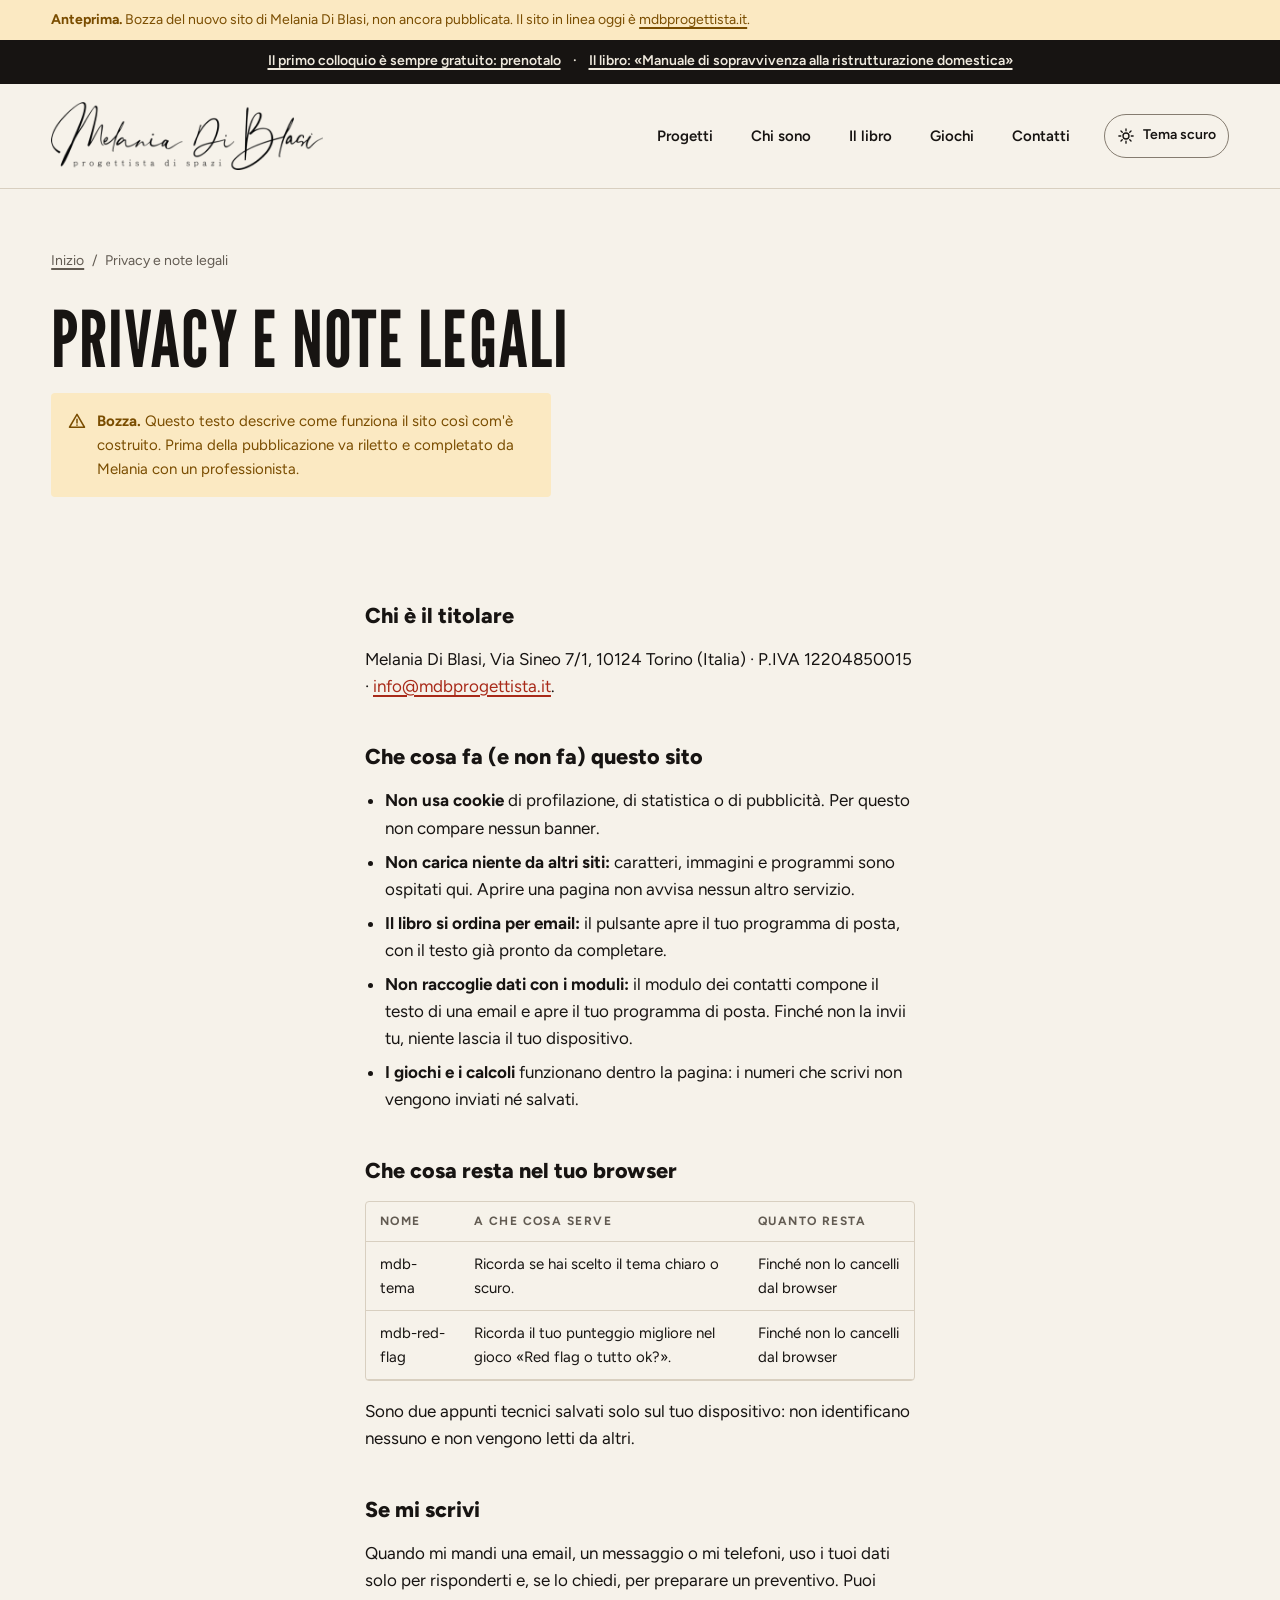
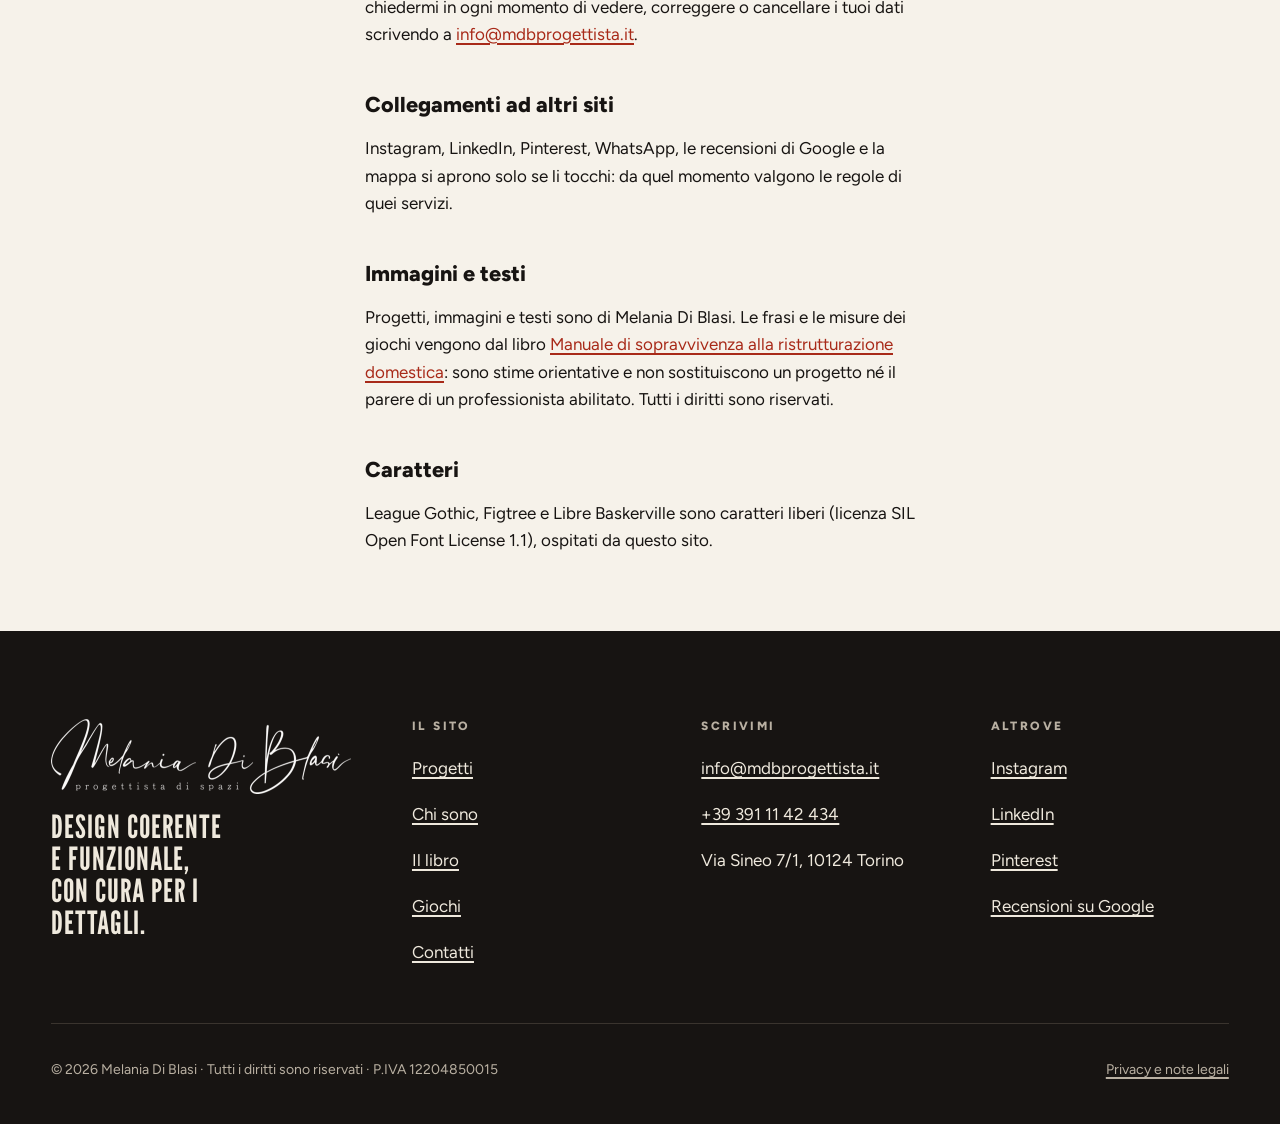
<file: privacy/index.html>
<!doctype html>
<html lang="it" class="no-js">
<head>
<meta charset="utf-8">
<meta name="viewport" content="width=device-width, initial-scale=1">
<title>Privacy e note legali · Melania Di Blasi</title>
<meta name="description" content="Come questo sito tratta i dati: nessun cookie di profilazione, nessuna statistica, nessuna risorsa caricata da altri siti. Titolare e contatti.">
<link rel="canonical" href="https://andr3a100.github.io/mdb-anteprima/privacy/">
<meta name="robots" content="noindex, nofollow">
<meta name="author" content="Melania Di Blasi">
<meta name="theme-color" content="#F6F2EA" media="(prefers-color-scheme: light)">
<meta name="theme-color" content="#141210" media="(prefers-color-scheme: dark)">
<meta name="format-detection" content="telephone=no">
<meta http-equiv="Content-Security-Policy" content="default-src 'self'; img-src 'self' data:; style-src 'self'; script-src 'self'; font-src 'self'; connect-src 'none'; object-src 'none'; base-uri 'self'; form-action 'none'">
<meta name="referrer" content="strict-origin-when-cross-origin">
<meta property="og:type" content="website">
<meta property="og:locale" content="it_IT">
<meta property="og:site_name" content="Melania Di Blasi · progettista di spazi">
<meta property="og:title" content="Privacy e note legali · Melania Di Blasi">
<meta property="og:description" content="Come questo sito tratta i dati: nessun cookie di profilazione, nessuna statistica, nessuna risorsa caricata da altri siti. Titolare e contatti.">
<meta property="og:url" content="https://andr3a100.github.io/mdb-anteprima/privacy/">
<meta property="og:image" content="https://andr3a100.github.io/mdb-anteprima/risorse/img/anteprima.jpg">
<meta property="og:image:width" content="1200">
<meta property="og:image:height" content="630">
<meta property="og:image:alt" content="Melania Di Blasi, progettista di spazi: dal groviglio alla casa">
<meta name="twitter:card" content="summary_large_image">
<link rel="icon" href="../risorse/img/icona.svg" type="image/svg+xml">
<link rel="icon" href="../risorse/img/icona-48.png" sizes="48x48" type="image/png">
<link rel="apple-touch-icon" href="../risorse/img/icona-180.png">
<link rel="preload" href="../risorse/font/league-gothic-400.woff2" as="font" type="font/woff2" crossorigin>
<link rel="preload" href="../risorse/font/figtree-variabile.woff2" as="font" type="font/woff2" crossorigin>
<link rel="stylesheet" href="../risorse/css/sito.css?v=21e259e5f3">
<script src="../risorse/js/tema.js?v=4b6334cfaa"></script>
<script type="application/ld+json">{"@context": "https://schema.org", "@graph": [{"@type": "WebPage", "@id": "https://andr3a100.github.io/mdb-anteprima/privacy/", "url": "https://andr3a100.github.io/mdb-anteprima/privacy/", "name": "Privacy e note legali · Melania Di Blasi", "description": "Come questo sito tratta i dati: nessun cookie di profilazione, nessuna statistica, nessuna risorsa caricata da altri siti. Titolare e contatti.", "inLanguage": "it", "isPartOf": {"@id": "https://andr3a100.github.io/mdb-anteprima/#sito"}}, {"@type": "BreadcrumbList", "itemListElement": [{"@type": "ListItem", "position": 1, "name": "Inizio", "item": "https://andr3a100.github.io/mdb-anteprima/"}, {"@type": "ListItem", "position": 2, "name": "Privacy e note legali", "item": "https://andr3a100.github.io/mdb-anteprima/privacy/"}]}]}</script>
</head>
<body>
<span class="vedetta" data-vedetta aria-hidden="true"></span>
<a class="salta" href="#contenuto">Salta al contenuto</a>
<div class="anteprima-fascia" role="note"><p><strong>Anteprima.</strong> Bozza del nuovo sito di Melania Di Blasi, non ancora pubblicata. Il sito in linea oggi è <a href="https://www.mdbprogettista.it/" rel="noopener">mdbprogettista.it</a>.</p></div>
<div class="striscia"><p><a href="../contatti/">Il primo colloquio è sempre gratuito: prenotalo</a><span aria-hidden="true">·</span><a href="../libro/">Il libro: «Manuale di sopravvivenza alla ristrutturazione domestica»</a></p></div>
<header class="testata" data-testata>
<div class="wrap testata-riga">
<a class="marchio" href="../" aria-label="Melania Di Blasi, progettista di spazi: pagina iniziale"><img src="../risorse/img/logo-melania-di-blasi.png" alt="" width="600" height="150"></a>
<button class="menu-apri" type="button" data-menu-apri aria-expanded="false" aria-controls="menu"><svg class="apri" viewBox="0 0 24 24" fill="none" stroke="currentColor" stroke-width="1.8" stroke-linecap="round" stroke-linejoin="round" aria-hidden="true" focusable="false"><path d="M4 7h16M4 12h16M4 17h16"/></svg><svg class="chiudi" viewBox="0 0 24 24" fill="none" stroke="currentColor" stroke-width="1.8" stroke-linecap="round" stroke-linejoin="round" aria-hidden="true" focusable="false"><path d="M6 6l12 12M18 6L6 18"/></svg><span class="nascosto" data-menu-parola>Apri il menu</span></button>
<nav class="menu" id="menu" aria-label="Sezioni del sito"><ul><li><a href="../portfolio/">Progetti</a></li><li><a href="../about/">Chi sono</a></li><li><a href="../libro/">Il libro</a></li><li><a href="../giochi/">Giochi</a></li><li><a href="../contatti/">Contatti</a></li></ul></nav>
<button class="tema" type="button" data-tema aria-pressed="false"><svg class="sole" viewBox="0 0 24 24" fill="none" stroke="currentColor" stroke-width="1.8" stroke-linecap="round" stroke-linejoin="round" aria-hidden="true" focusable="false"><circle cx="12" cy="12" r="4"/><path d="M12 2.5v2.5M12 19v2.5M2.5 12H5M19 12h2.5M5.3 5.3L7 7M17 17l1.7 1.7M18.7 5.3L17 7M7 17l-1.7 1.7"/></svg><svg class="luna" viewBox="0 0 24 24" fill="none" stroke="currentColor" stroke-width="1.8" stroke-linecap="round" stroke-linejoin="round" aria-hidden="true" focusable="false"><path d="M20 14.2A8 8 0 1 1 9.8 4a6.4 6.4 0 0 0 10.2 10.2z"/></svg><span data-tema-testo>Tema scuro</span></button>
</div>
</header>
<main id="contenuto">
<section class="intestazione">
<div class="wrap">
<nav class="briciole" aria-label="Dove ti trovi"><ol><li><a href="../">Inizio</a></li><li aria-current="page">Privacy e note legali</li></ol></nav>
<h1 class="titolo">Privacy e note legali</h1>
<p class="avviso avviso-ambra stretto"><svg viewBox="0 0 24 24" fill="none" stroke="currentColor" stroke-width="1.8" stroke-linecap="round" stroke-linejoin="round" aria-hidden="true" focusable="false"><path d="M12 4l9 15.5H3z"/><path d="M12 10v4.5M12 16.9v.2"/></svg><span><strong>Bozza.</strong> Questo testo descrive come funziona il sito così com'è costruito. Prima della pubblicazione va riletto e completato da Melania con un professionista.</span></p>
</div>
</section>

<section class="sezione-stretta">
<div class="wrap stretto testo legale">
<h2>Chi è il titolare</h2>
<p>Melania Di Blasi, Via Sineo 7/1, 10124 Torino (Italia) · P.IVA 12204850015 · <a href="mailto:info@mdbprogettista.it">info@mdbprogettista.it</a>.</p>

<h2>Che cosa fa (e non fa) questo sito</h2>
<ul>
<li><strong>Non usa cookie</strong> di profilazione, di statistica o di pubblicità. Per questo non compare nessun banner.</li>
<li><strong>Non carica niente da altri siti:</strong> caratteri, immagini e programmi sono ospitati qui. Aprire una pagina non avvisa nessun altro servizio.</li>
<li><strong>Il libro si ordina per email:</strong> il pulsante apre il tuo programma di posta, con il testo già pronto da completare.</li>
<li><strong>Non raccoglie dati con i moduli:</strong> il modulo dei contatti compone il testo di una email e apre il tuo programma di posta. Finché non la invii tu, niente lascia il tuo dispositivo.</li>
<li><strong>I giochi e i calcoli</strong> funzionano dentro la pagina: i numeri che scrivi non vengono inviati né salvati.</li>
</ul>

<h2>Che cosa resta nel tuo browser</h2>
<div class="tabella">
<table>
<thead><tr><th scope="col">Nome</th><th scope="col">A che cosa serve</th><th scope="col">Quanto resta</th></tr></thead>
<tbody>
<tr><td>mdb-tema</td><td>Ricorda se hai scelto il tema chiaro o scuro.</td><td>Finché non lo cancelli dal browser</td></tr>
<tr><td>mdb-red-flag</td><td>Ricorda il tuo punteggio migliore nel gioco «Red flag o tutto ok?».</td><td>Finché non lo cancelli dal browser</td></tr>
</tbody>
</table>
</div>
<p>Sono due appunti tecnici salvati solo sul tuo dispositivo: non identificano nessuno e non vengono letti da altri.</p>

<h2>Se mi scrivi</h2>
<p>Quando mi mandi una email, un messaggio o mi telefoni, uso i tuoi dati solo per risponderti e, se lo chiedi, per preparare un preventivo. Puoi chiedermi in ogni momento di vedere, correggere o cancellare i tuoi dati scrivendo a <a href="mailto:info@mdbprogettista.it">info@mdbprogettista.it</a>.</p>

<h2>Collegamenti ad altri siti</h2>
<p>Instagram, LinkedIn, Pinterest, WhatsApp, le recensioni di Google e la mappa si aprono solo se li tocchi: da quel momento valgono le regole di quei servizi.</p>

<h2>Immagini e testi</h2>
<p>Progetti, immagini e testi sono di Melania Di Blasi. Le frasi e le misure dei giochi vengono dal libro <a href="../libro/">Manuale di sopravvivenza alla ristrutturazione domestica</a>: sono stime orientative e non sostituiscono un progetto né il parere di un professionista abilitato. Tutti i diritti sono riservati.</p>

<h2>Caratteri</h2>
<p>League Gothic, Figtree e Libre Baskerville sono caratteri liberi (licenza SIL Open Font License 1.1), ospitati da questo sito.</p>
</div>
</section>

</main>
<footer class="piede">
<div class="wrap">
<div class="piede-griglia">
<div>
<img class="firma" src="../risorse/img/logo-melania-di-blasi.png" alt="Melania Di Blasi, progettista di spazi" width="600" height="150" loading="lazy">
<p class="motto">Design coerente e funzionale, con cura per i dettagli.</p>
</div>
<div>
<h2>Il sito</h2>
<ul><li><a href="../portfolio/">Progetti</a></li><li><a href="../about/">Chi sono</a></li><li><a href="../libro/">Il libro</a></li><li><a href="../giochi/">Giochi</a></li><li><a href="../contatti/">Contatti</a></li></ul>
</div>
<div>
<h2>Scrivimi</h2>
<ul>
<li><a href="mailto:info@mdbprogettista.it">info@mdbprogettista.it</a></li>
<li><a href="tel:+393911142434">+39 391 11 42 434</a></li>
<li><span>Via Sineo 7/1, 10124 Torino</span></li>
</ul>
</div>
<div>
<h2>Altrove</h2>
<ul>
<li><a href="https://www.instagram.com/melania_di_blasi_progettista" rel="noopener me">Instagram</a></li>
<li><a href="https://www.linkedin.com/in/melania-d-bb1aa2b3" rel="noopener me">LinkedIn</a></li>
<li><a href="https://pin.it/127tPZosk" rel="noopener me">Pinterest</a></li>
<li><a href="https://g.page/r/CTu37gACwiOfECE/review" rel="noopener">Recensioni su Google</a></li>
</ul>
</div>
</div>
<div class="piede-fondo">
<p>© 2026 Melania Di Blasi · Tutti i diritti sono riservati · P.IVA 12204850015</p>
<a href="../privacy/">Privacy e note legali</a>
</div>
</div>
</footer>
<script src="../risorse/js/sito.js?v=0a64a3b6fc" defer></script>
</body>
</html>
</file>
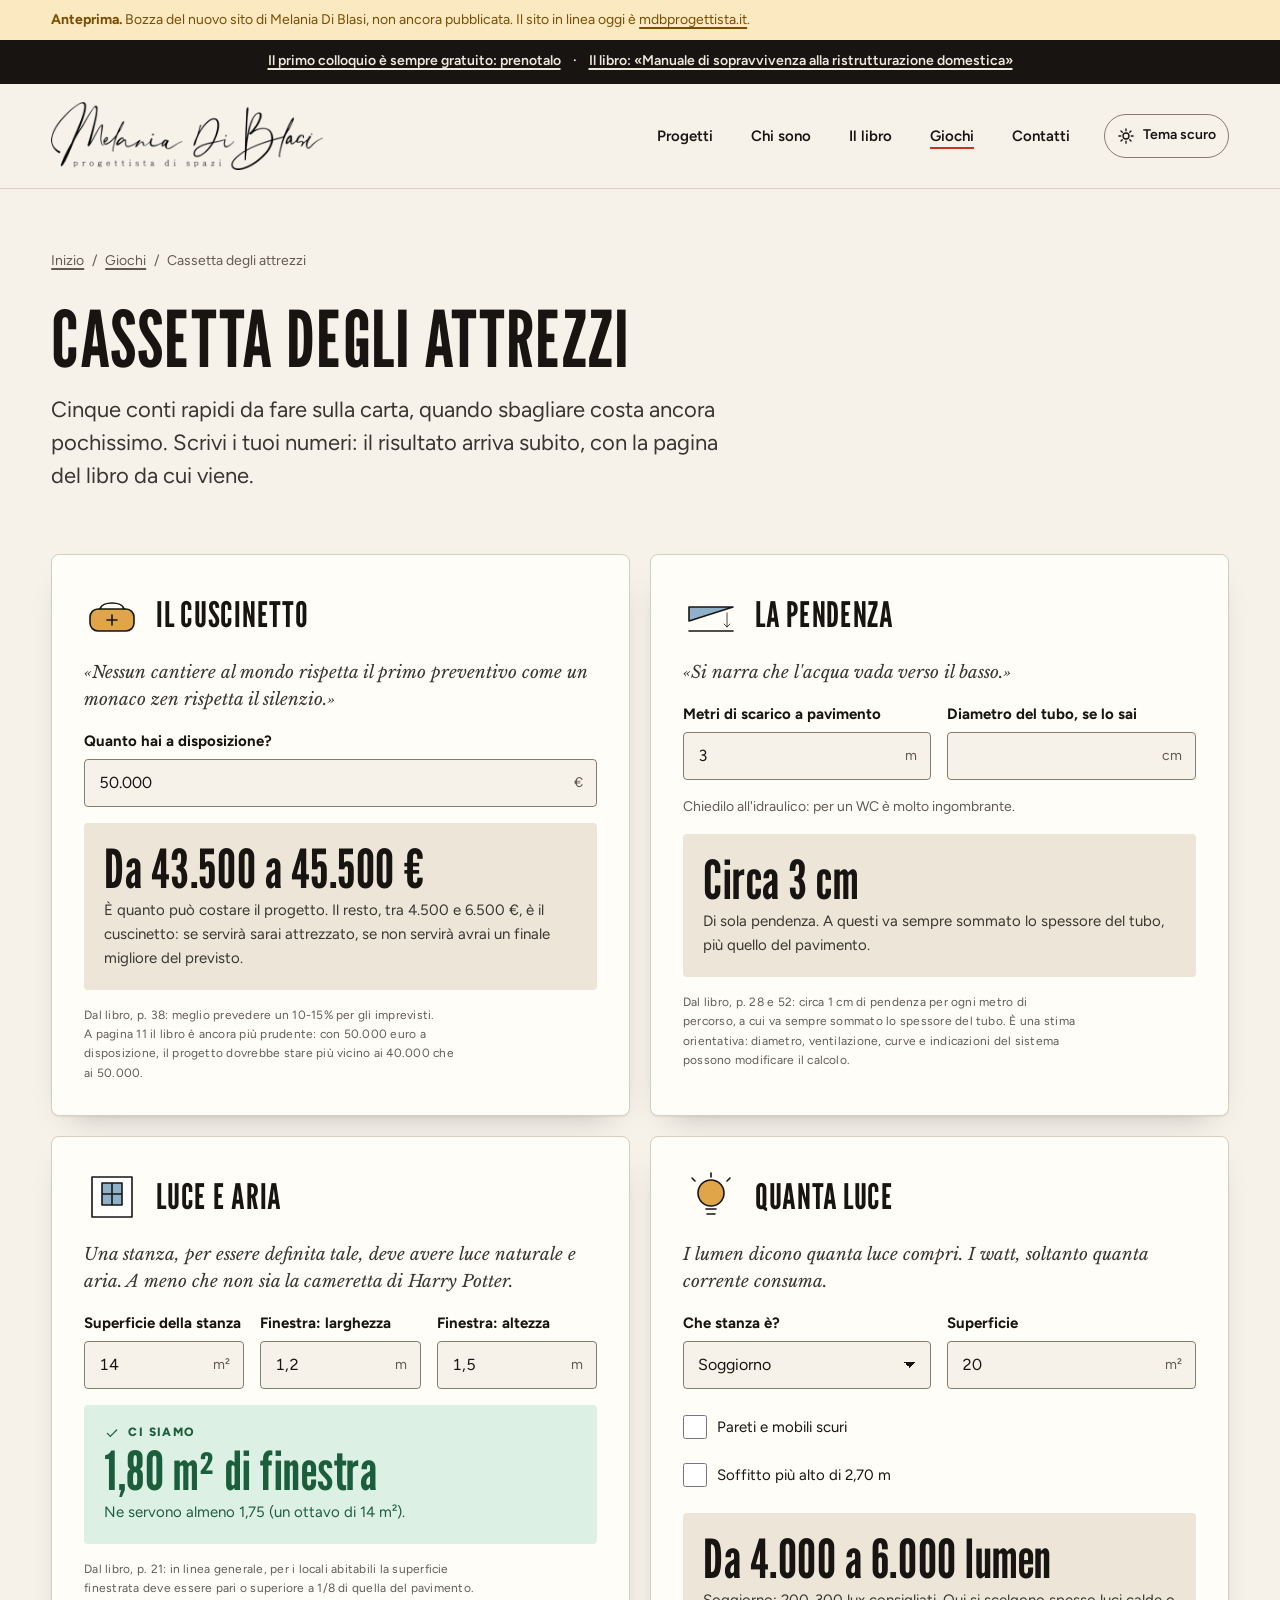
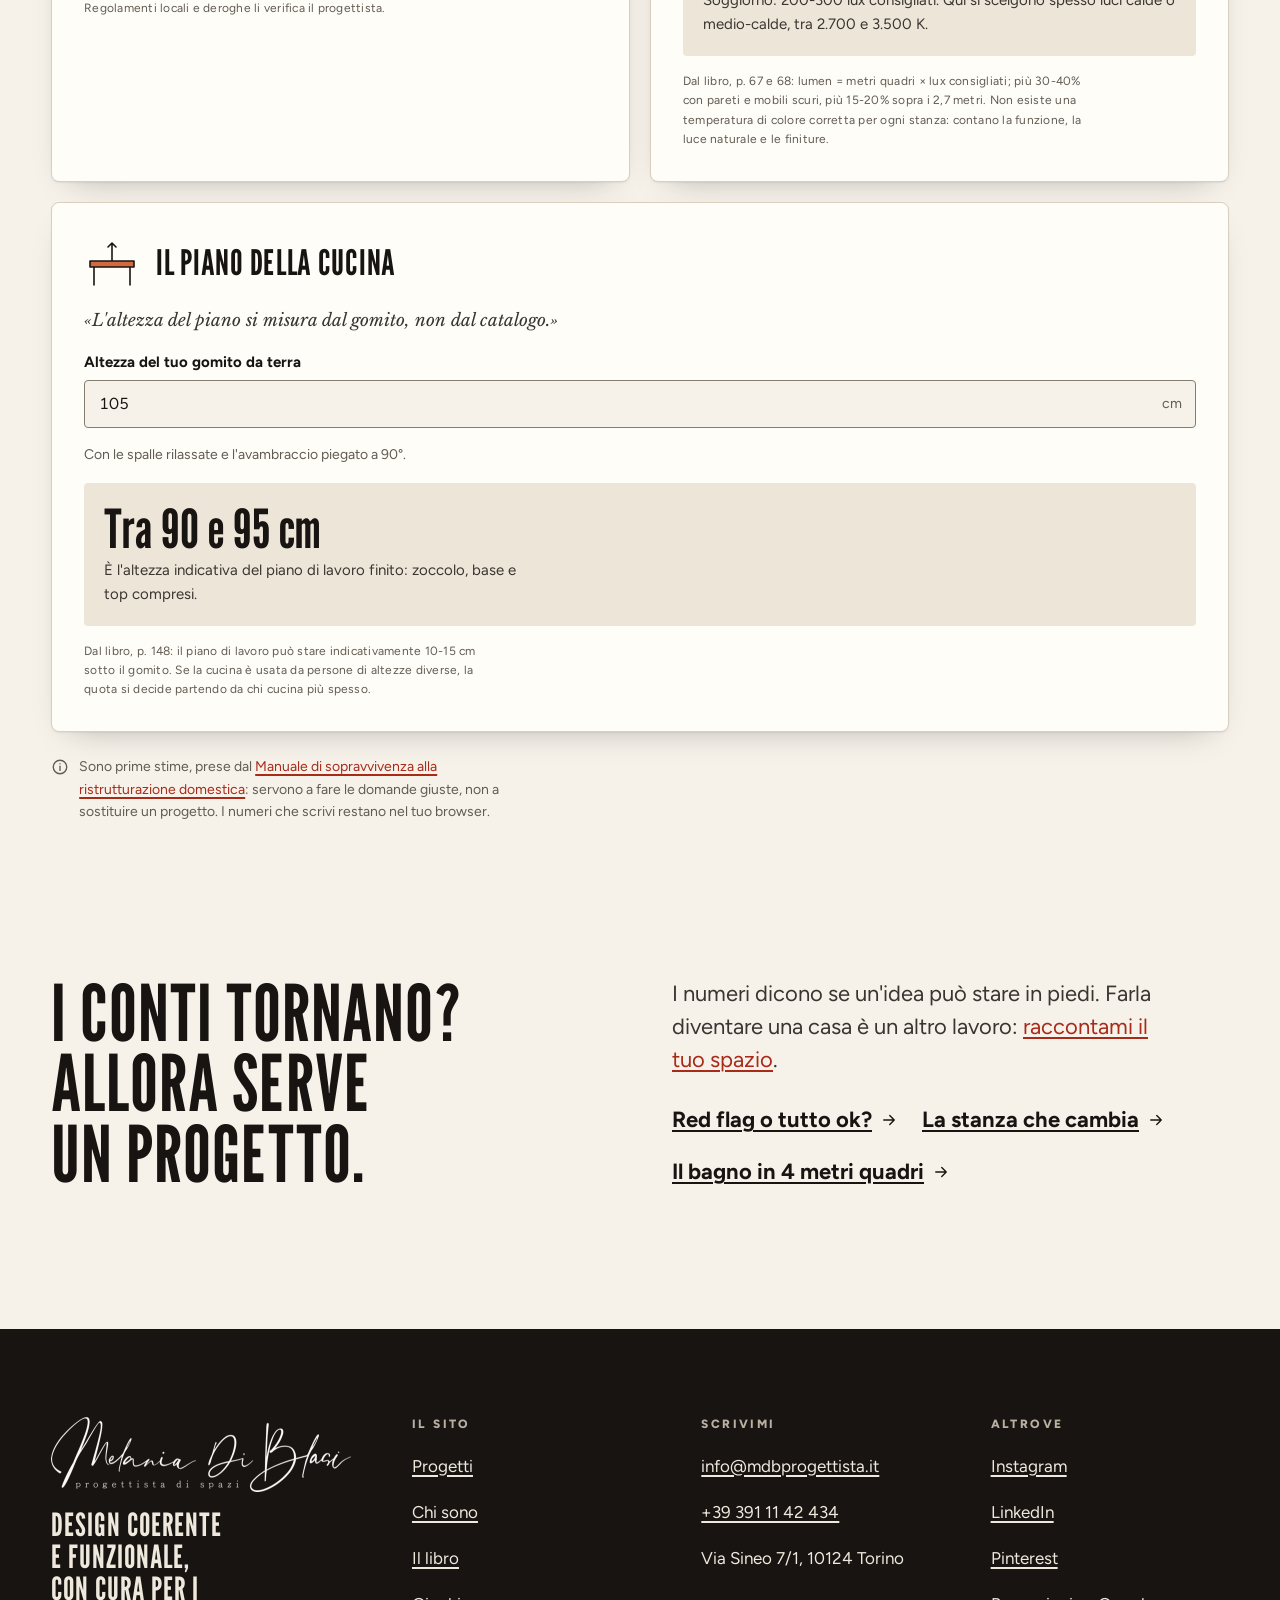
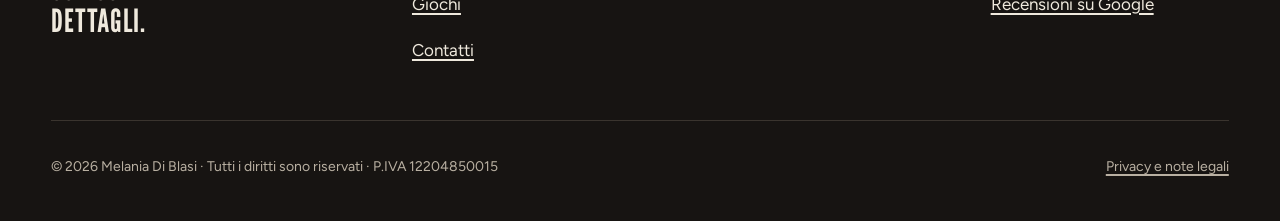
<file: giochi/attrezzi/index.html>
<!doctype html>
<html lang="it" class="no-js">
<head>
<meta charset="utf-8">
<meta name="viewport" content="width=device-width, initial-scale=1">
<title>Cassetta degli attrezzi: i conti prima del cantiere · Melania Di Blasi</title>
<meta name="description" content="Cinque conti rapidi dal libro di Melania Di Blasi: margine per gli imprevisti, pendenza dello scarico, luce naturale, lumen e altezza del piano cucina.">
<link rel="canonical" href="https://andr3a100.github.io/mdb-anteprima/giochi/attrezzi/">
<meta name="robots" content="noindex, nofollow">
<meta name="author" content="Melania Di Blasi">
<meta name="theme-color" content="#F6F2EA" media="(prefers-color-scheme: light)">
<meta name="theme-color" content="#141210" media="(prefers-color-scheme: dark)">
<meta name="format-detection" content="telephone=no">
<meta http-equiv="Content-Security-Policy" content="default-src 'self'; img-src 'self' data:; style-src 'self'; script-src 'self'; font-src 'self'; connect-src 'none'; object-src 'none'; base-uri 'self'; form-action 'none'">
<meta name="referrer" content="strict-origin-when-cross-origin">
<meta property="og:type" content="website">
<meta property="og:locale" content="it_IT">
<meta property="og:site_name" content="Melania Di Blasi · progettista di spazi">
<meta property="og:title" content="Cassetta degli attrezzi: i conti prima del cantiere · Melania Di Blasi">
<meta property="og:description" content="Cinque conti rapidi dal libro di Melania Di Blasi: margine per gli imprevisti, pendenza dello scarico, luce naturale, lumen e altezza del piano cucina.">
<meta property="og:url" content="https://andr3a100.github.io/mdb-anteprima/giochi/attrezzi/">
<meta property="og:image" content="https://andr3a100.github.io/mdb-anteprima/risorse/img/anteprima.jpg">
<meta property="og:image:width" content="1200">
<meta property="og:image:height" content="630">
<meta property="og:image:alt" content="Melania Di Blasi, progettista di spazi: dal groviglio alla casa">
<meta name="twitter:card" content="summary_large_image">
<link rel="icon" href="../../risorse/img/icona.svg" type="image/svg+xml">
<link rel="icon" href="../../risorse/img/icona-48.png" sizes="48x48" type="image/png">
<link rel="apple-touch-icon" href="../../risorse/img/icona-180.png">
<link rel="preload" href="../../risorse/font/league-gothic-400.woff2" as="font" type="font/woff2" crossorigin>
<link rel="preload" href="../../risorse/font/figtree-variabile.woff2" as="font" type="font/woff2" crossorigin>
<link rel="stylesheet" href="../../risorse/css/sito.css?v=21e259e5f3">
<link rel="stylesheet" href="../../risorse/css/giochi.css?v=7bbb6c5c2f">
<script src="../../risorse/js/tema.js?v=4b6334cfaa"></script>
<script type="application/ld+json">{"@context": "https://schema.org", "@graph": [{"@type": "WebPage", "@id": "https://andr3a100.github.io/mdb-anteprima/giochi/attrezzi/", "url": "https://andr3a100.github.io/mdb-anteprima/giochi/attrezzi/", "name": "Cassetta degli attrezzi: i conti prima del cantiere · Melania Di Blasi", "description": "Cinque conti rapidi dal libro di Melania Di Blasi: margine per gli imprevisti, pendenza dello scarico, luce naturale, lumen e altezza del piano cucina.", "inLanguage": "it", "isPartOf": {"@id": "https://andr3a100.github.io/mdb-anteprima/#sito"}}, {"@type": "BreadcrumbList", "itemListElement": [{"@type": "ListItem", "position": 1, "name": "Inizio", "item": "https://andr3a100.github.io/mdb-anteprima/"}, {"@type": "ListItem", "position": 2, "name": "Giochi", "item": "https://andr3a100.github.io/mdb-anteprima/giochi/"}, {"@type": "ListItem", "position": 3, "name": "Cassetta degli attrezzi", "item": "https://andr3a100.github.io/mdb-anteprima/giochi/attrezzi/"}]}]}</script>
</head>
<body>
<span class="vedetta" data-vedetta aria-hidden="true"></span>
<a class="salta" href="#contenuto">Salta al contenuto</a>
<div class="anteprima-fascia" role="note"><p><strong>Anteprima.</strong> Bozza del nuovo sito di Melania Di Blasi, non ancora pubblicata. Il sito in linea oggi è <a href="https://www.mdbprogettista.it/" rel="noopener">mdbprogettista.it</a>.</p></div>
<div class="striscia"><p><a href="../../contatti/">Il primo colloquio è sempre gratuito: prenotalo</a><span aria-hidden="true">·</span><a href="../../libro/">Il libro: «Manuale di sopravvivenza alla ristrutturazione domestica»</a></p></div>
<header class="testata" data-testata>
<div class="wrap testata-riga">
<a class="marchio" href="../../" aria-label="Melania Di Blasi, progettista di spazi: pagina iniziale"><img src="../../risorse/img/logo-melania-di-blasi.png" alt="" width="600" height="150"></a>
<button class="menu-apri" type="button" data-menu-apri aria-expanded="false" aria-controls="menu"><svg class="apri" viewBox="0 0 24 24" fill="none" stroke="currentColor" stroke-width="1.8" stroke-linecap="round" stroke-linejoin="round" aria-hidden="true" focusable="false"><path d="M4 7h16M4 12h16M4 17h16"/></svg><svg class="chiudi" viewBox="0 0 24 24" fill="none" stroke="currentColor" stroke-width="1.8" stroke-linecap="round" stroke-linejoin="round" aria-hidden="true" focusable="false"><path d="M6 6l12 12M18 6L6 18"/></svg><span class="nascosto" data-menu-parola>Apri il menu</span></button>
<nav class="menu" id="menu" aria-label="Sezioni del sito"><ul><li><a href="../../portfolio/">Progetti</a></li><li><a href="../../about/">Chi sono</a></li><li><a href="../../libro/">Il libro</a></li><li><a href="../../giochi/" data-sezione>Giochi</a></li><li><a href="../../contatti/">Contatti</a></li></ul></nav>
<button class="tema" type="button" data-tema aria-pressed="false"><svg class="sole" viewBox="0 0 24 24" fill="none" stroke="currentColor" stroke-width="1.8" stroke-linecap="round" stroke-linejoin="round" aria-hidden="true" focusable="false"><circle cx="12" cy="12" r="4"/><path d="M12 2.5v2.5M12 19v2.5M2.5 12H5M19 12h2.5M5.3 5.3L7 7M17 17l1.7 1.7M18.7 5.3L17 7M7 17l-1.7 1.7"/></svg><svg class="luna" viewBox="0 0 24 24" fill="none" stroke="currentColor" stroke-width="1.8" stroke-linecap="round" stroke-linejoin="round" aria-hidden="true" focusable="false"><path d="M20 14.2A8 8 0 1 1 9.8 4a6.4 6.4 0 0 0 10.2 10.2z"/></svg><span data-tema-testo>Tema scuro</span></button>
</div>
</header>
<main id="contenuto">
<section class="intestazione">
<div class="wrap">
<nav class="briciole" aria-label="Dove ti trovi"><ol><li><a href="../../">Inizio</a></li><li><a href="../../giochi/">Giochi</a></li><li aria-current="page">Cassetta degli attrezzi</li></ol></nav>
<h1 class="titolo">Cassetta degli attrezzi</h1>
<p class="attacco stretto">Cinque conti rapidi da fare sulla carta, quando sbagliare costa ancora pochissimo. Scrivi i tuoi numeri: il risultato arriva subito, con la pagina del libro da cui viene.</p>
</div>
</section>

<section class="sezione-stretta" aria-label="I cinque conti">
<div class="wrap">
<div class="attrezzi" data-attrezzi>

<article class="attrezzo" data-attrezzo="cuscinetto">
<header>
<svg class="disegno" viewBox="0 0 56 56" aria-hidden="true"><rect class="pieno-ocra" x="6" y="22" width="44" height="22" rx="8"/><rect class="tratto" x="6" y="22" width="44" height="22" rx="8"/><path class="tratto" d="M16 22c2-8 22-8 24 0M28 28v10M23 33h10"/></svg>
<h2>Il cuscinetto</h2>
</header>
<p class="detto">«Nessun cantiere al mondo rispetta il primo preventivo come un monaco zen rispetta il silenzio.»</p>
<div class="campi">
<div class="campo"><label for="a-budget">Quanto hai a disposizione?</label><div class="con-unita"><input id="a-budget" type="text" inputmode="decimal" value="50.000" data-campo="budget" autocomplete="off"><span class="unita">€</span></div></div>
</div>
<div class="conto" data-conto aria-live="polite"><p class="numero" data-numero></p><p class="spiega" data-spiega></p></div>
<p class="fonte">Dal libro, p. 38: meglio prevedere un 10-15% per gli imprevisti. A pagina 11 il libro è ancora più prudente: con 50.000 euro a disposizione, il progetto dovrebbe stare più vicino ai 40.000 che ai 50.000.</p>
</article>

<article class="attrezzo" data-attrezzo="pendenza">
<header>
<svg class="disegno" viewBox="0 0 56 56" aria-hidden="true"><path class="pieno-blu" d="M6 20h44l-44 14z"/><path class="tratto" d="M6 20h44M6 20v14L50 20M6 44h44"/><path class="tratto-fine" d="M44 26v14M41 37l3 3 3-3"/></svg>
<h2>La pendenza</h2>
</header>
<p class="detto">«Si narra che l'acqua vada verso il basso.»</p>
<div class="campi">
<div class="campo"><label for="a-metri">Metri di scarico a pavimento</label><div class="con-unita"><input id="a-metri" type="text" inputmode="decimal" value="3" data-campo="metri" autocomplete="off"><span class="unita">m</span></div></div>
<div class="campo"><label for="a-tubo">Diametro del tubo, se lo sai</label><div class="con-unita"><input id="a-tubo" type="text" inputmode="decimal" value="" data-campo="tubo" autocomplete="off" aria-describedby="a-tubo-aiuto"><span class="unita">cm</span></div></div>
</div>
<p class="aiuto piccolo" id="a-tubo-aiuto">Chiedilo all'idraulico: per un WC è molto ingombrante.</p>
<div class="conto" data-conto aria-live="polite"><p class="numero" data-numero></p><p class="spiega" data-spiega></p></div>
<p class="fonte">Dal libro, p. 28 e 52: circa 1 cm di pendenza per ogni metro di percorso, a cui va sempre sommato lo spessore del tubo. È una stima orientativa: diametro, ventilazione, curve e indicazioni del sistema possono modificare il calcolo.</p>
</article>

<article class="attrezzo" data-attrezzo="luce">
<header>
<svg class="disegno" viewBox="0 0 56 56" aria-hidden="true"><rect class="pieno-carta" x="8" y="8" width="40" height="40"/><rect class="pieno-blu" x="18" y="14" width="20" height="22"/><path class="tratto" d="M8 8h40v40H8zM18 14h20v22H18zM28 14v22M18 25h20"/></svg>
<h2>Luce e aria</h2>
</header>
<p class="detto">Una stanza, per essere definita tale, deve avere luce naturale e aria. A meno che non sia la cameretta di Harry Potter.</p>
<div class="campi">
<div class="campo"><label for="a-stanza">Superficie della stanza</label><div class="con-unita"><input id="a-stanza" type="text" inputmode="decimal" value="14" data-campo="pavimento" autocomplete="off"><span class="unita">m²</span></div></div>
<div class="campo"><label for="a-larga">Finestra: larghezza</label><div class="con-unita"><input id="a-larga" type="text" inputmode="decimal" value="1,2" data-campo="larga" autocomplete="off"><span class="unita">m</span></div></div>
<div class="campo"><label for="a-alta">Finestra: altezza</label><div class="con-unita"><input id="a-alta" type="text" inputmode="decimal" value="1,5" data-campo="alta" autocomplete="off"><span class="unita">m</span></div></div>
</div>
<div class="conto" data-conto aria-live="polite"><p class="verdetto-riga" data-verdetto></p><p class="numero" data-numero></p><p class="spiega" data-spiega></p></div>
<p class="fonte">Dal libro, p. 21: in linea generale, per i locali abitabili la superficie finestrata deve essere pari o superiore a 1/8 di quella del pavimento. Regolamenti locali e deroghe li verifica il progettista.</p>
</article>

<article class="attrezzo" data-attrezzo="lumen">
<header>
<svg class="disegno" viewBox="0 0 56 56" aria-hidden="true"><circle class="pieno-ocra" cx="28" cy="24" r="13"/><circle class="tratto" cx="28" cy="24" r="13"/><path class="tratto" d="M23 40h10M24 45h8M28 8V4M12 12l-3-3M44 12l3-3"/></svg>
<h2>Quanta luce</h2>
</header>
<p class="detto">I lumen dicono quanta luce compri. I watt, soltanto quanta corrente consuma.</p>
<div class="campi">
<div class="campo"><label for="a-tipo">Che stanza è?</label><select id="a-tipo" data-campo="tipo"><option value="camera">Camera da letto</option><option value="soggiorno" selected>Soggiorno</option><option value="cucina">Cucina</option><option value="bagno">Bagno</option><option value="studio">Studio</option></select></div>
<div class="campo"><label for="a-mq">Superficie</label><div class="con-unita"><input id="a-mq" type="text" inputmode="decimal" value="20" data-campo="mq" autocomplete="off"><span class="unita">m²</span></div></div>
</div>
<div class="spunte">
<label class="spunta-riga"><input type="checkbox" data-campo="scuro">Pareti e mobili scuri</label>
<label class="spunta-riga"><input type="checkbox" data-campo="alto">Soffitto più alto di 2,70 m</label>
</div>
<div class="conto" data-conto aria-live="polite"><p class="numero" data-numero></p><p class="spiega" data-spiega></p></div>
<p class="fonte">Dal libro, p. 67 e 68: lumen = metri quadri × lux consigliati; più 30-40% con pareti e mobili scuri, più 15-20% sopra i 2,7 metri. Non esiste una temperatura di colore corretta per ogni stanza: contano la funzione, la luce naturale e le finiture.</p>
</article>

<article class="attrezzo" data-attrezzo="piano">
<header>
<svg class="disegno" viewBox="0 0 56 56" aria-hidden="true"><rect class="pieno-terra" x="6" y="26" width="44" height="6"/><path class="tratto" d="M6 26h44v6H6zM10 32v18M46 32v18M28 26V8M24 12l4-4 4 4"/></svg>
<h2>Il piano della cucina</h2>
</header>
<p class="detto">«L'altezza del piano si misura dal gomito, non dal catalogo.»</p>
<div class="campi">
<div class="campo"><label for="a-gomito">Altezza del tuo gomito da terra</label><div class="con-unita"><input id="a-gomito" type="text" inputmode="decimal" value="105" data-campo="gomito" autocomplete="off" aria-describedby="a-gomito-aiuto"><span class="unita">cm</span></div></div>
</div>
<p class="aiuto piccolo" id="a-gomito-aiuto">Con le spalle rilassate e l'avambraccio piegato a 90°.</p>
<div class="conto" data-conto aria-live="polite"><p class="numero" data-numero></p><p class="spiega" data-spiega></p></div>
<p class="fonte">Dal libro, p. 148: il piano di lavoro può stare indicativamente 10-15 cm sotto il gomito. Se la cucina è usata da persone di altezze diverse, la quota si decide partendo da chi cucina più spesso.</p>
</article>

</div>
<p class="dal-libro"><svg viewBox="0 0 24 24" fill="none" stroke="currentColor" stroke-width="1.8" stroke-linecap="round" stroke-linejoin="round" aria-hidden="true" focusable="false"><circle cx="12" cy="12" r="9"/><path d="M12 11v5.5M12 7.6v.2"/></svg><span>Sono prime stime, prese dal <a href="../../libro/">Manuale di sopravvivenza alla ristrutturazione domestica</a>: servono a fare le domande giuste, non a sostituire un progetto. I numeri che scrivi restano nel tuo browser.</span></p>
</div>
<template data-icona="spunta"><svg viewBox="0 0 24 24" fill="none" stroke="currentColor" stroke-width="1.8" stroke-linecap="round" stroke-linejoin="round" aria-hidden="true" focusable="false"><path d="M5 12.5l4.5 4.5L19 7.5"/></svg></template><template data-icona="chiudi"><svg viewBox="0 0 24 24" fill="none" stroke="currentColor" stroke-width="1.8" stroke-linecap="round" stroke-linejoin="round" aria-hidden="true" focusable="false"><path d="M6 6l12 12M18 6L6 18"/></svg></template>
</section>

<section class="sezione-stretta" aria-labelledby="dopo-titolo">
<div class="wrap due due-alto">
<div class="capo">
<h2 class="titolo" id="dopo-titolo">I conti tornano? Allora serve un progetto.</h2>
</div>
<div class="testo attacco">
<p>I numeri dicono se un'idea può stare in piedi. Farla diventare una casa è un altro lavoro: <a href="../../contatti/">raccontami il tuo spazio</a>.</p>
<p class="altri-giochi">
<a class="collegamento" href="../../giochi/red-flag/">Red flag o tutto ok? <svg class="freccia" viewBox="0 0 24 24" fill="none" stroke="currentColor" stroke-width="1.8" stroke-linecap="round" stroke-linejoin="round" aria-hidden="true" focusable="false"><path d="M5 12h14M13 6l6 6-6 6"/></svg></a>
<a class="collegamento" href="../../giochi/stanza-che-cambia/">La stanza che cambia <svg class="freccia" viewBox="0 0 24 24" fill="none" stroke="currentColor" stroke-width="1.8" stroke-linecap="round" stroke-linejoin="round" aria-hidden="true" focusable="false"><path d="M5 12h14M13 6l6 6-6 6"/></svg></a>
<a class="collegamento" href="../../giochi/bagno/">Il bagno in 4 metri quadri <svg class="freccia" viewBox="0 0 24 24" fill="none" stroke="currentColor" stroke-width="1.8" stroke-linecap="round" stroke-linejoin="round" aria-hidden="true" focusable="false"><path d="M5 12h14M13 6l6 6-6 6"/></svg></a>
</p>
</div>
</div>
</section>

</main>
<footer class="piede">
<div class="wrap">
<div class="piede-griglia">
<div>
<img class="firma" src="../../risorse/img/logo-melania-di-blasi.png" alt="Melania Di Blasi, progettista di spazi" width="600" height="150" loading="lazy">
<p class="motto">Design coerente e funzionale, con cura per i dettagli.</p>
</div>
<div>
<h2>Il sito</h2>
<ul><li><a href="../../portfolio/">Progetti</a></li><li><a href="../../about/">Chi sono</a></li><li><a href="../../libro/">Il libro</a></li><li><a href="../../giochi/">Giochi</a></li><li><a href="../../contatti/">Contatti</a></li></ul>
</div>
<div>
<h2>Scrivimi</h2>
<ul>
<li><a href="mailto:info@mdbprogettista.it">info@mdbprogettista.it</a></li>
<li><a href="tel:+393911142434">+39 391 11 42 434</a></li>
<li><span>Via Sineo 7/1, 10124 Torino</span></li>
</ul>
</div>
<div>
<h2>Altrove</h2>
<ul>
<li><a href="https://www.instagram.com/melania_di_blasi_progettista" rel="noopener me">Instagram</a></li>
<li><a href="https://www.linkedin.com/in/melania-d-bb1aa2b3" rel="noopener me">LinkedIn</a></li>
<li><a href="https://pin.it/127tPZosk" rel="noopener me">Pinterest</a></li>
<li><a href="https://g.page/r/CTu37gACwiOfECE/review" rel="noopener">Recensioni su Google</a></li>
</ul>
</div>
</div>
<div class="piede-fondo">
<p>© 2026 Melania Di Blasi · Tutti i diritti sono riservati · P.IVA 12204850015</p>
<a href="../../privacy/">Privacy e note legali</a>
</div>
</div>
</footer>
<script src="../../risorse/js/sito.js?v=0a64a3b6fc" defer></script>
<script src="../../risorse/js/giochi/attrezzi-logica.js?v=ab2704d6a2" defer></script>
<script src="../../risorse/js/giochi/attrezzi.js?v=4d47521d2d" defer></script>
</body>
</html>
</file>
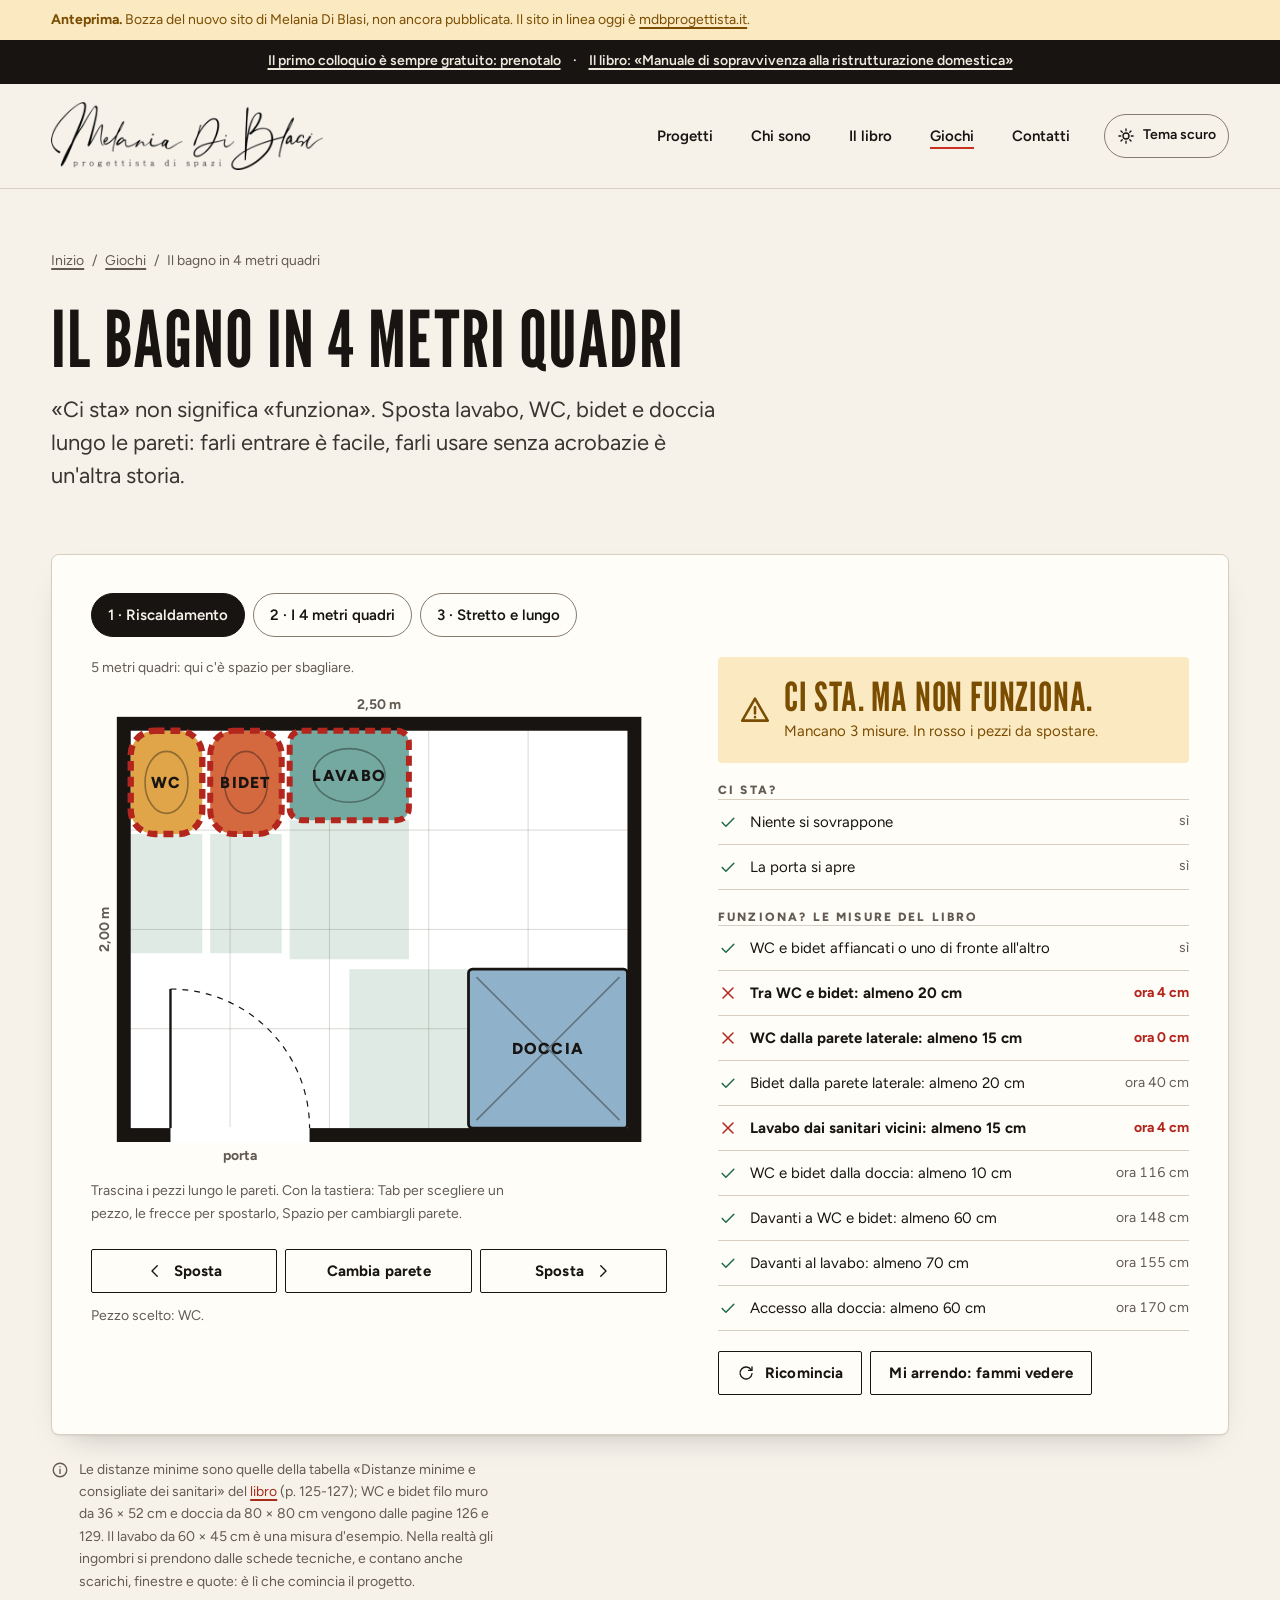
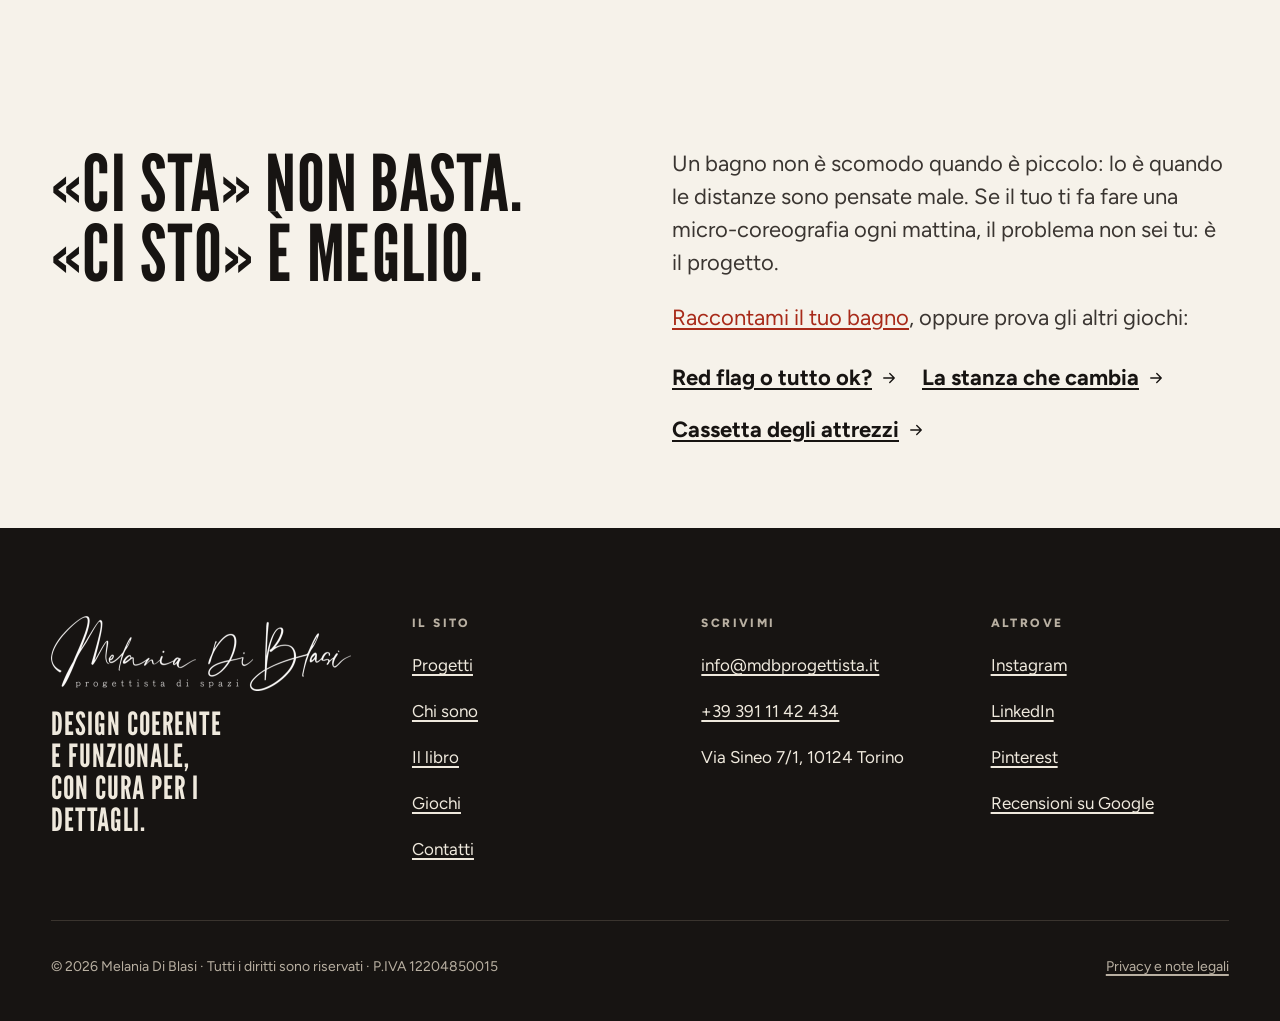
<file: giochi/bagno/index.html>
<!doctype html>
<html lang="it" class="no-js">
<head>
<meta charset="utf-8">
<meta name="viewport" content="width=device-width, initial-scale=1">
<title>Il bagno in 4 metri quadri: «ci sta» o «funziona»? · Melania Di Blasi</title>
<meta name="description" content="Sposta lavabo, WC, bidet e doccia in un bagno piccolo e scopri se le distanze minime tornano. Un gioco dal libro di Melania Di Blasi.">
<link rel="canonical" href="https://andr3a100.github.io/mdb-anteprima/giochi/bagno/">
<meta name="robots" content="noindex, nofollow">
<meta name="author" content="Melania Di Blasi">
<meta name="theme-color" content="#F6F2EA" media="(prefers-color-scheme: light)">
<meta name="theme-color" content="#141210" media="(prefers-color-scheme: dark)">
<meta name="format-detection" content="telephone=no">
<meta http-equiv="Content-Security-Policy" content="default-src 'self'; img-src 'self' data:; style-src 'self'; script-src 'self'; font-src 'self'; connect-src 'none'; object-src 'none'; base-uri 'self'; form-action 'none'">
<meta name="referrer" content="strict-origin-when-cross-origin">
<meta property="og:type" content="website">
<meta property="og:locale" content="it_IT">
<meta property="og:site_name" content="Melania Di Blasi · progettista di spazi">
<meta property="og:title" content="Il bagno in 4 metri quadri: «ci sta» o «funziona»? · Melania Di Blasi">
<meta property="og:description" content="Sposta lavabo, WC, bidet e doccia in un bagno piccolo e scopri se le distanze minime tornano. Un gioco dal libro di Melania Di Blasi.">
<meta property="og:url" content="https://andr3a100.github.io/mdb-anteprima/giochi/bagno/">
<meta property="og:image" content="https://andr3a100.github.io/mdb-anteprima/risorse/img/anteprima.jpg">
<meta property="og:image:width" content="1200">
<meta property="og:image:height" content="630">
<meta property="og:image:alt" content="Melania Di Blasi, progettista di spazi: dal groviglio alla casa">
<meta name="twitter:card" content="summary_large_image">
<link rel="icon" href="../../risorse/img/icona.svg" type="image/svg+xml">
<link rel="icon" href="../../risorse/img/icona-48.png" sizes="48x48" type="image/png">
<link rel="apple-touch-icon" href="../../risorse/img/icona-180.png">
<link rel="preload" href="../../risorse/font/league-gothic-400.woff2" as="font" type="font/woff2" crossorigin>
<link rel="preload" href="../../risorse/font/figtree-variabile.woff2" as="font" type="font/woff2" crossorigin>
<link rel="stylesheet" href="../../risorse/css/sito.css?v=21e259e5f3">
<link rel="stylesheet" href="../../risorse/css/giochi.css?v=7bbb6c5c2f">
<script src="../../risorse/js/tema.js?v=4b6334cfaa"></script>
<script type="application/ld+json">{"@context": "https://schema.org", "@graph": [{"@type": "WebPage", "@id": "https://andr3a100.github.io/mdb-anteprima/giochi/bagno/", "url": "https://andr3a100.github.io/mdb-anteprima/giochi/bagno/", "name": "Il bagno in 4 metri quadri: «ci sta» o «funziona»? · Melania Di Blasi", "description": "Sposta lavabo, WC, bidet e doccia in un bagno piccolo e scopri se le distanze minime tornano. Un gioco dal libro di Melania Di Blasi.", "inLanguage": "it", "isPartOf": {"@id": "https://andr3a100.github.io/mdb-anteprima/#sito"}}, {"@type": "BreadcrumbList", "itemListElement": [{"@type": "ListItem", "position": 1, "name": "Inizio", "item": "https://andr3a100.github.io/mdb-anteprima/"}, {"@type": "ListItem", "position": 2, "name": "Giochi", "item": "https://andr3a100.github.io/mdb-anteprima/giochi/"}, {"@type": "ListItem", "position": 3, "name": "Il bagno in 4 metri quadri", "item": "https://andr3a100.github.io/mdb-anteprima/giochi/bagno/"}]}]}</script>
</head>
<body>
<span class="vedetta" data-vedetta aria-hidden="true"></span>
<a class="salta" href="#contenuto">Salta al contenuto</a>
<div class="anteprima-fascia" role="note"><p><strong>Anteprima.</strong> Bozza del nuovo sito di Melania Di Blasi, non ancora pubblicata. Il sito in linea oggi è <a href="https://www.mdbprogettista.it/" rel="noopener">mdbprogettista.it</a>.</p></div>
<div class="striscia"><p><a href="../../contatti/">Il primo colloquio è sempre gratuito: prenotalo</a><span aria-hidden="true">·</span><a href="../../libro/">Il libro: «Manuale di sopravvivenza alla ristrutturazione domestica»</a></p></div>
<header class="testata" data-testata>
<div class="wrap testata-riga">
<a class="marchio" href="../../" aria-label="Melania Di Blasi, progettista di spazi: pagina iniziale"><img src="../../risorse/img/logo-melania-di-blasi.png" alt="" width="600" height="150"></a>
<button class="menu-apri" type="button" data-menu-apri aria-expanded="false" aria-controls="menu"><svg class="apri" viewBox="0 0 24 24" fill="none" stroke="currentColor" stroke-width="1.8" stroke-linecap="round" stroke-linejoin="round" aria-hidden="true" focusable="false"><path d="M4 7h16M4 12h16M4 17h16"/></svg><svg class="chiudi" viewBox="0 0 24 24" fill="none" stroke="currentColor" stroke-width="1.8" stroke-linecap="round" stroke-linejoin="round" aria-hidden="true" focusable="false"><path d="M6 6l12 12M18 6L6 18"/></svg><span class="nascosto" data-menu-parola>Apri il menu</span></button>
<nav class="menu" id="menu" aria-label="Sezioni del sito"><ul><li><a href="../../portfolio/">Progetti</a></li><li><a href="../../about/">Chi sono</a></li><li><a href="../../libro/">Il libro</a></li><li><a href="../../giochi/" data-sezione>Giochi</a></li><li><a href="../../contatti/">Contatti</a></li></ul></nav>
<button class="tema" type="button" data-tema aria-pressed="false"><svg class="sole" viewBox="0 0 24 24" fill="none" stroke="currentColor" stroke-width="1.8" stroke-linecap="round" stroke-linejoin="round" aria-hidden="true" focusable="false"><circle cx="12" cy="12" r="4"/><path d="M12 2.5v2.5M12 19v2.5M2.5 12H5M19 12h2.5M5.3 5.3L7 7M17 17l1.7 1.7M18.7 5.3L17 7M7 17l-1.7 1.7"/></svg><svg class="luna" viewBox="0 0 24 24" fill="none" stroke="currentColor" stroke-width="1.8" stroke-linecap="round" stroke-linejoin="round" aria-hidden="true" focusable="false"><path d="M20 14.2A8 8 0 1 1 9.8 4a6.4 6.4 0 0 0 10.2 10.2z"/></svg><span data-tema-testo>Tema scuro</span></button>
</div>
</header>
<main id="contenuto">
<section class="intestazione">
<div class="wrap">
<nav class="briciole" aria-label="Dove ti trovi"><ol><li><a href="../../">Inizio</a></li><li><a href="../../giochi/">Giochi</a></li><li aria-current="page">Il bagno in 4 metri quadri</li></ol></nav>
<h1 class="titolo">Il bagno in 4 metri quadri</h1>
<p class="attacco stretto">«Ci sta» non significa «funziona». Sposta lavabo, WC, bidet e doccia lungo le pareti: farli entrare è facile, farli usare senza acrobazie è un'altra storia.</p>
</div>
</section>

<section class="sezione-stretta" aria-label="Il gioco">
<div class="wrap">
<div class="tavolo" data-bagno>
<noscript><p class="avviso avviso-ambra"><svg viewBox="0 0 24 24" fill="none" stroke="currentColor" stroke-width="1.8" stroke-linecap="round" stroke-linejoin="round" aria-hidden="true" focusable="false"><path d="M12 4l9 15.5H3z"/><path d="M12 10v4.5M12 16.9v.2"/></svg><span>Per giocare serve JavaScript attivo nel browser.</span></p></noscript>
<div class="livelli" role="group" aria-label="Scegli il livello">
<button class="filtro" type="button" data-livello="0" aria-pressed="true">1 · Riscaldamento</button>
<button class="filtro" type="button" data-livello="1" aria-pressed="false">2 · I 4 metri quadri</button>
<button class="filtro" type="button" data-livello="2" aria-pressed="false">3 · Stretto e lungo</button>
</div>
<div class="bagno">
<div class="pianta">
<p class="piccolo" data-livello-sotto></p>
<svg data-pianta viewBox="-20 -20 290 240" role="group" aria-label="Pianta del bagno vista dall'alto"></svg>
<p class="istruzioni">Trascina i pezzi lungo le pareti. Con la tastiera: Tab per scegliere un pezzo, le frecce per spostarlo, Spazio per cambiargli parete.</p>
<div class="tastiera" role="group" aria-label="Sposta il pezzo scelto">
<button class="btn btn-linea btn-piccolo" type="button" data-muovi="-1"><svg class="freccia" viewBox="0 0 24 24" fill="none" stroke="currentColor" stroke-width="1.8" stroke-linecap="round" stroke-linejoin="round" aria-hidden="true" focusable="false"><path d="M15 5l-7 7 7 7"/></svg>Sposta</button>
<button class="btn btn-linea btn-piccolo" type="button" data-gira>Cambia parete</button>
<button class="btn btn-linea btn-piccolo" type="button" data-muovi="1">Sposta<svg class="freccia" viewBox="0 0 24 24" fill="none" stroke="currentColor" stroke-width="1.8" stroke-linecap="round" stroke-linejoin="round" aria-hidden="true" focusable="false"><path d="M9 5l7 7-7 7"/></svg></button>
</div>
<p class="piccolo" data-scelto-nome></p>
</div>

<div>
<div class="verdetto ambra" data-verdetto>
<span data-verdetto-icona></span>
<p class="cosa" data-verdetto-cosa>Ci sta. Ma non funziona.</p>
<p class="come" data-verdetto-come></p>
</div>
<p class="nascosto" aria-live="polite" data-annuncio></p>
<h2 class="controlli-titolo">Ci sta?</h2>
<ul class="controlli" data-controlli="ci-sta"></ul>
<h2 class="controlli-titolo">Funziona? Le misure del libro</h2>
<ul class="controlli" data-controlli="funziona"></ul>
<div class="bagno-azioni">
<button class="btn btn-primario btn-piccolo" type="button" data-prossimo hidden>Prossimo livello <svg class="freccia" viewBox="0 0 24 24" fill="none" stroke="currentColor" stroke-width="1.8" stroke-linecap="round" stroke-linejoin="round" aria-hidden="true" focusable="false"><path d="M5 12h14M13 6l6 6-6 6"/></svg></button>
<button class="btn btn-linea btn-piccolo" type="button" data-ricomincia><svg class="freccia" viewBox="0 0 24 24" fill="none" stroke="currentColor" stroke-width="1.8" stroke-linecap="round" stroke-linejoin="round" aria-hidden="true" focusable="false"><path d="M19 8a8 8 0 1 0 1 5"/><path d="M20 4v4.5h-4.5"/></svg>Ricomincia</button>
<button class="btn btn-linea btn-piccolo" type="button" data-soluzione>Mi arrendo: fammi vedere</button>
</div>
</div>
</div>
</div>

<p class="dal-libro"><svg viewBox="0 0 24 24" fill="none" stroke="currentColor" stroke-width="1.8" stroke-linecap="round" stroke-linejoin="round" aria-hidden="true" focusable="false"><circle cx="12" cy="12" r="9"/><path d="M12 11v5.5M12 7.6v.2"/></svg><span>Le distanze minime sono quelle della tabella «Distanze minime e consigliate dei sanitari» del <a href="../../libro/">libro</a> (p. 125-127); WC e bidet filo muro da 36 × 52 cm e doccia da 80 × 80 cm vengono dalle pagine 126 e 129. Il lavabo da 60 × 45 cm è una misura d'esempio. Nella realtà gli ingombri si prendono dalle schede tecniche, e contano anche scarichi, finestre e quote: è lì che comincia il progetto.</span></p>
</div>
<template data-icona="spunta"><svg viewBox="0 0 24 24" fill="none" stroke="currentColor" stroke-width="1.8" stroke-linecap="round" stroke-linejoin="round" aria-hidden="true" focusable="false"><path d="M5 12.5l4.5 4.5L19 7.5"/></svg></template><template data-icona="chiudi"><svg viewBox="0 0 24 24" fill="none" stroke="currentColor" stroke-width="1.8" stroke-linecap="round" stroke-linejoin="round" aria-hidden="true" focusable="false"><path d="M6 6l12 12M18 6L6 18"/></svg></template><template data-icona="attenzione"><svg viewBox="0 0 24 24" fill="none" stroke="currentColor" stroke-width="1.8" stroke-linecap="round" stroke-linejoin="round" aria-hidden="true" focusable="false"><path d="M12 4l9 15.5H3z"/><path d="M12 10v4.5M12 16.9v.2"/></svg></template>
</section>

<section class="sezione-stretta" aria-labelledby="vero-titolo">
<div class="wrap due due-alto">
<div class="capo">
<h2 class="titolo" id="vero-titolo">«Ci sta» non basta. «Ci sto» è meglio.</h2>
</div>
<div class="testo attacco">
<p>Un bagno non è scomodo quando è piccolo: lo è quando le distanze sono pensate male. Se il tuo ti fa fare una micro-coreografia ogni mattina, il problema non sei tu: è il progetto.</p>
<p><a href="../../contatti/">Raccontami il tuo bagno</a>, oppure prova gli altri giochi:</p>
<p class="altri-giochi">
<a class="collegamento" href="../../giochi/red-flag/">Red flag o tutto ok? <svg class="freccia" viewBox="0 0 24 24" fill="none" stroke="currentColor" stroke-width="1.8" stroke-linecap="round" stroke-linejoin="round" aria-hidden="true" focusable="false"><path d="M5 12h14M13 6l6 6-6 6"/></svg></a>
<a class="collegamento" href="../../giochi/stanza-che-cambia/">La stanza che cambia <svg class="freccia" viewBox="0 0 24 24" fill="none" stroke="currentColor" stroke-width="1.8" stroke-linecap="round" stroke-linejoin="round" aria-hidden="true" focusable="false"><path d="M5 12h14M13 6l6 6-6 6"/></svg></a>
<a class="collegamento" href="../../giochi/attrezzi/">Cassetta degli attrezzi <svg class="freccia" viewBox="0 0 24 24" fill="none" stroke="currentColor" stroke-width="1.8" stroke-linecap="round" stroke-linejoin="round" aria-hidden="true" focusable="false"><path d="M5 12h14M13 6l6 6-6 6"/></svg></a>
</p>
</div>
</div>
</section>

</main>
<footer class="piede">
<div class="wrap">
<div class="piede-griglia">
<div>
<img class="firma" src="../../risorse/img/logo-melania-di-blasi.png" alt="Melania Di Blasi, progettista di spazi" width="600" height="150" loading="lazy">
<p class="motto">Design coerente e funzionale, con cura per i dettagli.</p>
</div>
<div>
<h2>Il sito</h2>
<ul><li><a href="../../portfolio/">Progetti</a></li><li><a href="../../about/">Chi sono</a></li><li><a href="../../libro/">Il libro</a></li><li><a href="../../giochi/">Giochi</a></li><li><a href="../../contatti/">Contatti</a></li></ul>
</div>
<div>
<h2>Scrivimi</h2>
<ul>
<li><a href="mailto:info@mdbprogettista.it">info@mdbprogettista.it</a></li>
<li><a href="tel:+393911142434">+39 391 11 42 434</a></li>
<li><span>Via Sineo 7/1, 10124 Torino</span></li>
</ul>
</div>
<div>
<h2>Altrove</h2>
<ul>
<li><a href="https://www.instagram.com/melania_di_blasi_progettista" rel="noopener me">Instagram</a></li>
<li><a href="https://www.linkedin.com/in/melania-d-bb1aa2b3" rel="noopener me">LinkedIn</a></li>
<li><a href="https://pin.it/127tPZosk" rel="noopener me">Pinterest</a></li>
<li><a href="https://g.page/r/CTu37gACwiOfECE/review" rel="noopener">Recensioni su Google</a></li>
</ul>
</div>
</div>
<div class="piede-fondo">
<p>© 2026 Melania Di Blasi · Tutti i diritti sono riservati · P.IVA 12204850015</p>
<a href="../../privacy/">Privacy e note legali</a>
</div>
</div>
</footer>
<script src="../../risorse/js/sito.js?v=0a64a3b6fc" defer></script>
<script src="../../risorse/js/giochi/bagno-logica.js?v=4f79440d57" defer></script>
<script src="../../risorse/js/giochi/bagno.js?v=ae24ae44c4" defer></script>
</body>
</html>
</file>
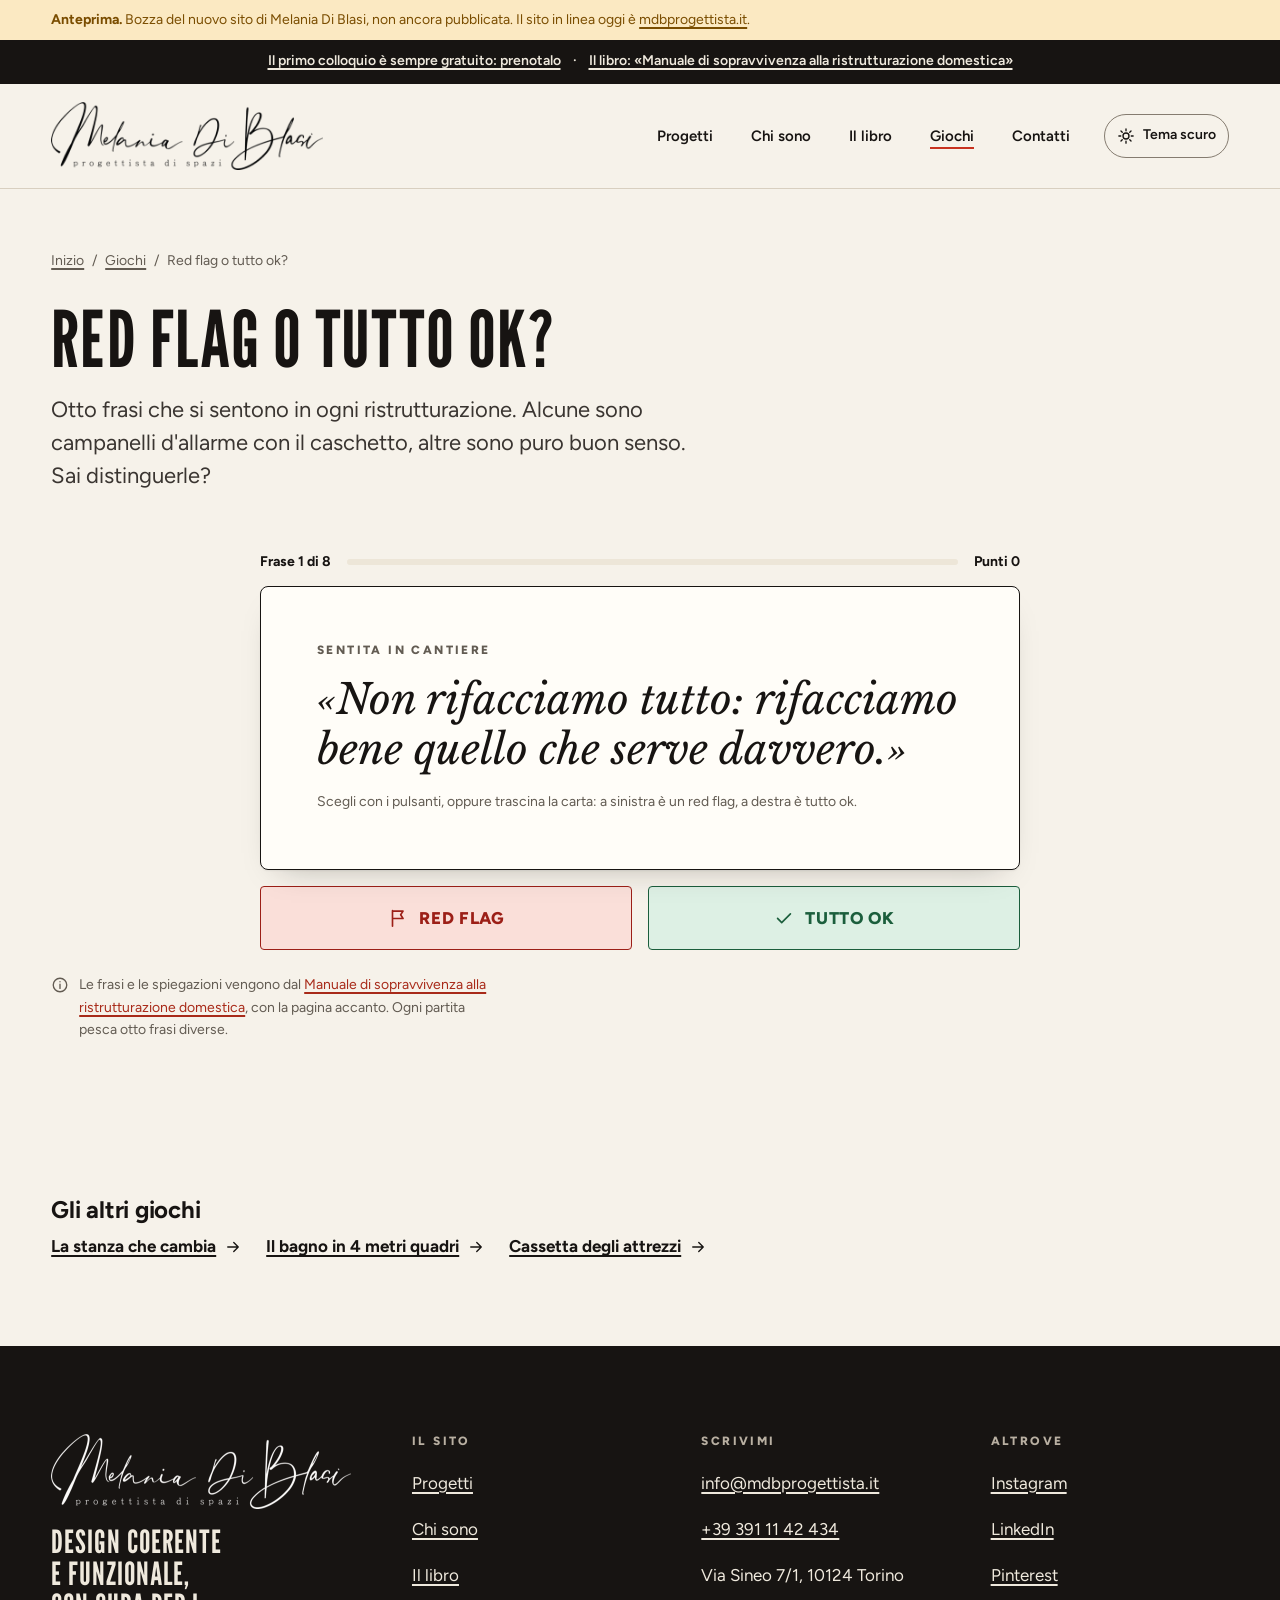
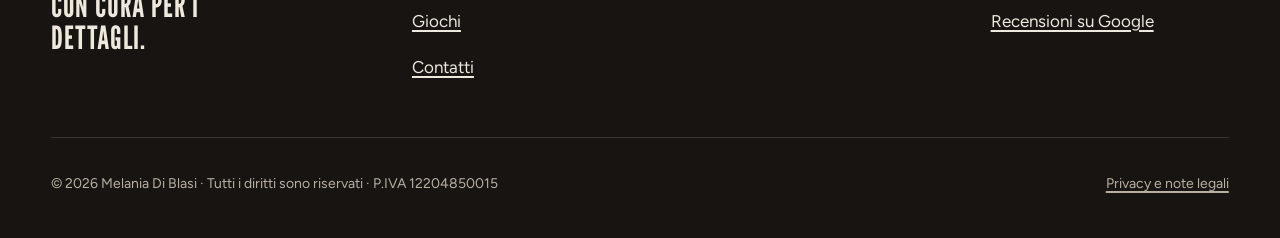
<file: giochi/red-flag/index.html>
<!doctype html>
<html lang="it" class="no-js">
<head>
<meta charset="utf-8">
<meta name="viewport" content="width=device-width, initial-scale=1">
<title>Red flag o tutto ok? Il quiz del cantiere · Melania Di Blasi</title>
<meta name="description" content="Otto frasi che si sentono in ogni ristrutturazione: sai dire quali sono un campanello d&#x27;allarme? Un quiz dal libro di Melania Di Blasi.">
<link rel="canonical" href="https://andr3a100.github.io/mdb-anteprima/giochi/red-flag/">
<meta name="robots" content="noindex, nofollow">
<meta name="author" content="Melania Di Blasi">
<meta name="theme-color" content="#F6F2EA" media="(prefers-color-scheme: light)">
<meta name="theme-color" content="#141210" media="(prefers-color-scheme: dark)">
<meta name="format-detection" content="telephone=no">
<meta http-equiv="Content-Security-Policy" content="default-src 'self'; img-src 'self' data:; style-src 'self'; script-src 'self'; font-src 'self'; connect-src 'none'; object-src 'none'; base-uri 'self'; form-action 'none'">
<meta name="referrer" content="strict-origin-when-cross-origin">
<meta property="og:type" content="website">
<meta property="og:locale" content="it_IT">
<meta property="og:site_name" content="Melania Di Blasi · progettista di spazi">
<meta property="og:title" content="Red flag o tutto ok? Il quiz del cantiere · Melania Di Blasi">
<meta property="og:description" content="Otto frasi che si sentono in ogni ristrutturazione: sai dire quali sono un campanello d&#x27;allarme? Un quiz dal libro di Melania Di Blasi.">
<meta property="og:url" content="https://andr3a100.github.io/mdb-anteprima/giochi/red-flag/">
<meta property="og:image" content="https://andr3a100.github.io/mdb-anteprima/risorse/img/anteprima.jpg">
<meta property="og:image:width" content="1200">
<meta property="og:image:height" content="630">
<meta property="og:image:alt" content="Melania Di Blasi, progettista di spazi: dal groviglio alla casa">
<meta name="twitter:card" content="summary_large_image">
<link rel="icon" href="../../risorse/img/icona.svg" type="image/svg+xml">
<link rel="icon" href="../../risorse/img/icona-48.png" sizes="48x48" type="image/png">
<link rel="apple-touch-icon" href="../../risorse/img/icona-180.png">
<link rel="preload" href="../../risorse/font/league-gothic-400.woff2" as="font" type="font/woff2" crossorigin>
<link rel="preload" href="../../risorse/font/figtree-variabile.woff2" as="font" type="font/woff2" crossorigin>
<link rel="stylesheet" href="../../risorse/css/sito.css?v=21e259e5f3">
<link rel="stylesheet" href="../../risorse/css/giochi.css?v=7bbb6c5c2f">
<script src="../../risorse/js/tema.js?v=4b6334cfaa"></script>
<script type="application/ld+json">{"@context": "https://schema.org", "@graph": [{"@type": "WebPage", "@id": "https://andr3a100.github.io/mdb-anteprima/giochi/red-flag/", "url": "https://andr3a100.github.io/mdb-anteprima/giochi/red-flag/", "name": "Red flag o tutto ok? Il quiz del cantiere · Melania Di Blasi", "description": "Otto frasi che si sentono in ogni ristrutturazione: sai dire quali sono un campanello d'allarme? Un quiz dal libro di Melania Di Blasi.", "inLanguage": "it", "isPartOf": {"@id": "https://andr3a100.github.io/mdb-anteprima/#sito"}}, {"@type": "BreadcrumbList", "itemListElement": [{"@type": "ListItem", "position": 1, "name": "Inizio", "item": "https://andr3a100.github.io/mdb-anteprima/"}, {"@type": "ListItem", "position": 2, "name": "Giochi", "item": "https://andr3a100.github.io/mdb-anteprima/giochi/"}, {"@type": "ListItem", "position": 3, "name": "Red flag o tutto ok?", "item": "https://andr3a100.github.io/mdb-anteprima/giochi/red-flag/"}]}]}</script>
</head>
<body>
<span class="vedetta" data-vedetta aria-hidden="true"></span>
<a class="salta" href="#contenuto">Salta al contenuto</a>
<div class="anteprima-fascia" role="note"><p><strong>Anteprima.</strong> Bozza del nuovo sito di Melania Di Blasi, non ancora pubblicata. Il sito in linea oggi è <a href="https://www.mdbprogettista.it/" rel="noopener">mdbprogettista.it</a>.</p></div>
<div class="striscia"><p><a href="../../contatti/">Il primo colloquio è sempre gratuito: prenotalo</a><span aria-hidden="true">·</span><a href="../../libro/">Il libro: «Manuale di sopravvivenza alla ristrutturazione domestica»</a></p></div>
<header class="testata" data-testata>
<div class="wrap testata-riga">
<a class="marchio" href="../../" aria-label="Melania Di Blasi, progettista di spazi: pagina iniziale"><img src="../../risorse/img/logo-melania-di-blasi.png" alt="" width="600" height="150"></a>
<button class="menu-apri" type="button" data-menu-apri aria-expanded="false" aria-controls="menu"><svg class="apri" viewBox="0 0 24 24" fill="none" stroke="currentColor" stroke-width="1.8" stroke-linecap="round" stroke-linejoin="round" aria-hidden="true" focusable="false"><path d="M4 7h16M4 12h16M4 17h16"/></svg><svg class="chiudi" viewBox="0 0 24 24" fill="none" stroke="currentColor" stroke-width="1.8" stroke-linecap="round" stroke-linejoin="round" aria-hidden="true" focusable="false"><path d="M6 6l12 12M18 6L6 18"/></svg><span class="nascosto" data-menu-parola>Apri il menu</span></button>
<nav class="menu" id="menu" aria-label="Sezioni del sito"><ul><li><a href="../../portfolio/">Progetti</a></li><li><a href="../../about/">Chi sono</a></li><li><a href="../../libro/">Il libro</a></li><li><a href="../../giochi/" data-sezione>Giochi</a></li><li><a href="../../contatti/">Contatti</a></li></ul></nav>
<button class="tema" type="button" data-tema aria-pressed="false"><svg class="sole" viewBox="0 0 24 24" fill="none" stroke="currentColor" stroke-width="1.8" stroke-linecap="round" stroke-linejoin="round" aria-hidden="true" focusable="false"><circle cx="12" cy="12" r="4"/><path d="M12 2.5v2.5M12 19v2.5M2.5 12H5M19 12h2.5M5.3 5.3L7 7M17 17l1.7 1.7M18.7 5.3L17 7M7 17l-1.7 1.7"/></svg><svg class="luna" viewBox="0 0 24 24" fill="none" stroke="currentColor" stroke-width="1.8" stroke-linecap="round" stroke-linejoin="round" aria-hidden="true" focusable="false"><path d="M20 14.2A8 8 0 1 1 9.8 4a6.4 6.4 0 0 0 10.2 10.2z"/></svg><span data-tema-testo>Tema scuro</span></button>
</div>
</header>
<main id="contenuto">
<section class="intestazione">
<div class="wrap">
<nav class="briciole" aria-label="Dove ti trovi"><ol><li><a href="../../">Inizio</a></li><li><a href="../../giochi/">Giochi</a></li><li aria-current="page">Red flag o tutto ok?</li></ol></nav>
<h1 class="titolo">Red flag o tutto ok?</h1>
<p class="attacco stretto">Otto frasi che si sentono in ogni ristrutturazione. Alcune sono campanelli d'allarme con il caschetto, altre sono puro buon senso. Sai distinguerle?</p>
</div>
</section>

<section class="sezione-stretta" aria-label="Il gioco">
<div class="wrap">
<div class="quiz" data-quiz>
<noscript><p class="avviso avviso-ambra"><svg viewBox="0 0 24 24" fill="none" stroke="currentColor" stroke-width="1.8" stroke-linecap="round" stroke-linejoin="round" aria-hidden="true" focusable="false"><path d="M12 4l9 15.5H3z"/><path d="M12 10v4.5M12 16.9v.2"/></svg><span>Per giocare serve JavaScript attivo nel browser.</span></p></noscript>

<div data-partita>
<div class="quiz-testa">
<p data-passo>Frase 1 di 8</p>
<div class="quiz-barra" aria-hidden="true"><span data-barra></span></div>
<p>Punti <strong data-punti>0</strong></p>
</div>

<div class="quiz-carta" data-carta>
<span class="timbro timbro-rosso" data-timbro-rosso aria-hidden="true">Red flag</span>
<span class="timbro timbro-verde" data-timbro-verde aria-hidden="true">Tutto ok</span>
<p class="quiz-chi">Sentita in cantiere</p>
<blockquote class="quiz-frase" data-frase tabindex="-1">«Iniziamo intanto, poi si vede la pratica.»</blockquote>
<p class="quiz-suggerimento" data-suggerimento>Scegli con i pulsanti, oppure trascina la carta: a sinistra è un red flag, a destra è tutto ok.</p>
</div>

<div class="quiz-scelte" data-scelte>
<button class="quiz-scelta quiz-rosso" type="button" data-risposta="flag"><svg viewBox="0 0 24 24" fill="none" stroke="currentColor" stroke-width="1.8" stroke-linecap="round" stroke-linejoin="round" aria-hidden="true" focusable="false"><path d="M6 21V4M6 4.5h11.5l-2.6 4 2.6 4H6"/></svg>Red flag</button>
<button class="quiz-scelta quiz-verde" type="button" data-risposta="ok"><svg viewBox="0 0 24 24" fill="none" stroke="currentColor" stroke-width="1.8" stroke-linecap="round" stroke-linejoin="round" aria-hidden="true" focusable="false"><path d="M5 12.5l4.5 4.5L19 7.5"/></svg>Tutto ok</button>
</div>

<div class="quiz-esito" data-esito hidden>
<p class="stato" data-verdetto role="status"></p>
<p class="perche" data-perche></p>
<p class="fonte" data-fonte></p>
<button class="btn btn-primario" type="button" data-avanti>Prossima frase <svg class="freccia" viewBox="0 0 24 24" fill="none" stroke="currentColor" stroke-width="1.8" stroke-linecap="round" stroke-linejoin="round" aria-hidden="true" focusable="false"><path d="M5 12h14M13 6l6 6-6 6"/></svg></button>
</div>
</div>

<div class="quiz-fine" data-fine hidden>
<p class="voto" data-voto>0/8</p>
<h2 class="titolo" data-titolo-fine tabindex="-1"></h2>
<p class="attacco" data-testo-fine></p>
<ul class="quiz-riepilogo" data-riepilogo aria-label="Le tue risposte, una per frase"></ul>
<p class="piccolo" data-record></p>
<div class="azioni">
<button class="btn btn-primario" type="button" data-ancora><svg class="freccia" viewBox="0 0 24 24" fill="none" stroke="currentColor" stroke-width="1.8" stroke-linecap="round" stroke-linejoin="round" aria-hidden="true" focusable="false"><path d="M19 8a8 8 0 1 0 1 5"/><path d="M20 4v4.5h-4.5"/></svg>Gioca ancora</button>
<a class="btn btn-linea" href="../../contatti/">Raccontami il tuo spazio <svg class="freccia" viewBox="0 0 24 24" fill="none" stroke="currentColor" stroke-width="1.8" stroke-linecap="round" stroke-linejoin="round" aria-hidden="true" focusable="false"><path d="M5 12h14M13 6l6 6-6 6"/></svg></a>
</div>
<p class="piccolo">Nella vita vera le frasi non arrivano con l'etichetta. Riconoscerle in tempo è il mio mestiere.</p>
</div>
</div>

<p class="dal-libro"><svg viewBox="0 0 24 24" fill="none" stroke="currentColor" stroke-width="1.8" stroke-linecap="round" stroke-linejoin="round" aria-hidden="true" focusable="false"><circle cx="12" cy="12" r="9"/><path d="M12 11v5.5M12 7.6v.2"/></svg><span>Le frasi e le spiegazioni vengono dal <a href="../../libro/">Manuale di sopravvivenza alla ristrutturazione domestica</a>, con la pagina accanto. Ogni partita pesca otto frasi diverse.</span></p>
</div>
<template data-icona="spunta"><svg viewBox="0 0 24 24" fill="none" stroke="currentColor" stroke-width="1.8" stroke-linecap="round" stroke-linejoin="round" aria-hidden="true" focusable="false"><path d="M5 12.5l4.5 4.5L19 7.5"/></svg></template><template data-icona="chiudi"><svg viewBox="0 0 24 24" fill="none" stroke="currentColor" stroke-width="1.8" stroke-linecap="round" stroke-linejoin="round" aria-hidden="true" focusable="false"><path d="M6 6l12 12M18 6L6 18"/></svg></template>
<script type="application/json" id="dati-quiz">[{"frase": "Iniziamo intanto, poi si vede la pratica.", "flag": true, "perche": "Quello non è ottimismo, è un red flag con il caschetto. Non si rincorre la pratica: prima il progettista, poi l'impresa.", "p": "17 e 19"}, {"frase": "Già che ci siamo, facciamo anche questo.", "flag": true, "perche": "È una delle frasi più costose dell'edilizia: ogni volta il preventivo sale, il cantiere si allunga e la serenità si riduce. Una volta chiuso il progetto, si smette di improvvisare.", "p": "11"}, {"frase": "Per rifare tutto saremo attorno a…", "flag": true, "perche": "«Attorno a» non è un metodo, è un preludio al trauma. Da un preventivo «a occhio» conviene allontanarsi lentamente.", "p": "35"}, {"frase": "Tranquilli, ci sta.", "flag": true, "perche": "«Ci sta» non significa «funziona». Una stanza ben progettata non è quella in cui entrano più cose: è quella in cui ogni cosa ha lo spazio giusto per essere usata.", "p": "27"}, {"frase": "Quel muro è sottile e storto: buttiamolo giù.", "flag": true, "perche": "Se non sai cos'è, non demolirlo! Il fatto che un muro sembri sottile, storto o brutto non significa che sia sacrificabile. Prima si identifica, poi si decide.", "p": "20"}, {"frase": "In teoria, lì la cucina funziona.", "flag": true, "perche": "Se per far funzionare una cucina devi iniziare la frase con «in teoria…», fermati subito.", "p": "29"}, {"frase": "Vabbè, poi l'acqua in qualche modo va…", "flag": true, "perche": "È il momento giusto per fermarsi un attimo. La matematica dell'acqua è spietata: serve una pendenza vera, non una speranza.", "p": "50 e 52"}, {"frase": "Le prese le decidiamo alla fine, sono dettagli.", "flag": true, "perche": "La presa dimenticata è sempre quella che si userebbe tre volte al giorno. I punti presa si progettano simulando la vita di tutti i giorni.", "p": "59"}, {"frase": "Il colore lo scelgo sulla mazzetta e via.", "flag": true, "perche": "Il colore non va scelto solo sulla mazzetta: va provato sulla parete reale e osservato in diversi momenti della giornata.", "p": "105"}, {"frase": "Mettiamo i sanitari slim, così il bagno funziona.", "flag": true, "perche": "Se il progetto non sta in piedi, i sanitari slim non faranno alcuna magia.", "p": "127"}, {"frase": "Ho 50.000 euro: facciamo un progetto da 50.000 euro.", "flag": true, "perche": "Con 50.000 euro a disposizione, il progetto dovrebbe stare più vicino ai 40.000: quel margine è il cuscinetto che ti salva quando arrivano gli imprevisti.", "p": "11"}, {"frase": "La planimetria dell'agenzia va benissimo, partiamo da quella.", "flag": true, "perche": "Non puoi fidarti della planimetria catastale né dei muri che «sembrano dritti». Il primo vero lavoro di una ristrutturazione è il rilievo sul posto.", "p": "13"}, {"frase": "Teniamo da parte un 10-15% per gli imprevisti.", "flag": false, "perche": "Nessun cantiere rispetta il primo preventivo come un monaco zen rispetta il silenzio. Se servirà, sarai attrezzato; se non servirà, avrai un finale migliore del previsto.", "p": "38"}, {"frase": "Prima il progettista, poi l'impresa.", "flag": false, "perche": "Prima si definisce il progetto, poi si cerca chi lo esegue. Invertire l'ordine significa far lavorare il cantiere sulle ipotesi.", "p": "12"}, {"frase": "Non rifacciamo tutto: rifacciamo bene quello che serve davvero.", "flag": false, "perche": "È una regola del cantiere. In certi casi si risparmiano tempi, macerie e costi senza compromettere il risultato (ma va verificato da chi sa leggere il supporto).", "p": "75"}, {"frase": "Ordiniamo i materiali sapendo i tempi veri di consegna.", "flag": false, "perche": "Il cantiere si nutre di tempistiche: i materiali devono arrivare quando servono, non troppo tardi e non troppo presto.", "p": "38"}, {"frase": "Il bagno senza finestra si può fare, se la ventilazione è progettata.", "flag": false, "perche": "Il bagno cieco non è il male, va solo pensato bene: se manca l'apertura naturale serve una ventilazione forzata progettata con criterio.", "p": "22"}, {"frase": "Prima di ordinare la cucina, simuliamo in pianta ante e cassetti aperti.", "flag": false, "perche": "Un'isola deve lasciare spazio al lavoro, non soltanto alle fotografie: prima dell'ordine si simula l'apertura di ante, cassetti, forno e lavastoviglie, con tutto aperto insieme.", "p": "146"}, {"frase": "Senza fattura costa meno.", "flag": true, "perche": "Niente garanzia, niente detrazioni, niente dichiarazione di conformità. La risposta consigliata è breve: «No, grazie».", "dove": "kit di sopravvivenza, «Le frasi che costano caro»"}, {"frase": "Entriamo, e intanto finiscono.", "flag": true, "perche": "Con i mobili dentro ogni ritocco diventa più lento, più sporco e più facile da rimandare. Prima si chiudono le riserve, poi si trasloca.", "dove": "capitolo 15"}, {"frase": "Lo decidiamo in cantiere.", "flag": true, "perche": "Lo deciderà chi ha il trapano in mano, quel giorno. Meglio deciderlo sul disegno, questa settimana.", "dove": "kit di sopravvivenza, «Le frasi che costano caro»"}, {"frase": "Il televisore lo appendiamo in alto, così si vede da tutta la stanza.", "flag": true, "perche": "Funziona al bar. A casa, dopo un film, lo sente il collo: il centro dello schermo sta all'incirca all'altezza degli occhi di chi è seduto.", "dove": "capitolo 13"}, {"frase": "Il saldo si paga dopo il verbale di consegna.", "flag": false, "perche": "Il saldo segue il verbale. L'ultimo bonifico è l'unico argomento che tutti ascoltano: per questo si usa per ultimo.", "dove": "capitolo 15"}, {"frase": "Prima di ordinare il divano segniamo l'ingombro a terra con il nastro di carta.", "flag": false, "perche": "Il nastro di carta è il miglior arredatore: se dopo tre giorni ci si cammina ancora sopra, il divano è troppo grande.", "dove": "capitolo 13"}]</script>
</section>

<section class="sezione-stretta" aria-labelledby="altri-titolo">
<div class="wrap">
<h2 class="sottotitolo" id="altri-titolo">Gli altri giochi</h2>
<p class="altri-giochi">
<a class="collegamento" href="../../giochi/stanza-che-cambia/">La stanza che cambia <svg class="freccia" viewBox="0 0 24 24" fill="none" stroke="currentColor" stroke-width="1.8" stroke-linecap="round" stroke-linejoin="round" aria-hidden="true" focusable="false"><path d="M5 12h14M13 6l6 6-6 6"/></svg></a>
<a class="collegamento" href="../../giochi/bagno/">Il bagno in 4 metri quadri <svg class="freccia" viewBox="0 0 24 24" fill="none" stroke="currentColor" stroke-width="1.8" stroke-linecap="round" stroke-linejoin="round" aria-hidden="true" focusable="false"><path d="M5 12h14M13 6l6 6-6 6"/></svg></a>
<a class="collegamento" href="../../giochi/attrezzi/">Cassetta degli attrezzi <svg class="freccia" viewBox="0 0 24 24" fill="none" stroke="currentColor" stroke-width="1.8" stroke-linecap="round" stroke-linejoin="round" aria-hidden="true" focusable="false"><path d="M5 12h14M13 6l6 6-6 6"/></svg></a>
</p>
</div>
</section>

</main>
<footer class="piede">
<div class="wrap">
<div class="piede-griglia">
<div>
<img class="firma" src="../../risorse/img/logo-melania-di-blasi.png" alt="Melania Di Blasi, progettista di spazi" width="600" height="150" loading="lazy">
<p class="motto">Design coerente e funzionale, con cura per i dettagli.</p>
</div>
<div>
<h2>Il sito</h2>
<ul><li><a href="../../portfolio/">Progetti</a></li><li><a href="../../about/">Chi sono</a></li><li><a href="../../libro/">Il libro</a></li><li><a href="../../giochi/">Giochi</a></li><li><a href="../../contatti/">Contatti</a></li></ul>
</div>
<div>
<h2>Scrivimi</h2>
<ul>
<li><a href="mailto:info@mdbprogettista.it">info@mdbprogettista.it</a></li>
<li><a href="tel:+393911142434">+39 391 11 42 434</a></li>
<li><span>Via Sineo 7/1, 10124 Torino</span></li>
</ul>
</div>
<div>
<h2>Altrove</h2>
<ul>
<li><a href="https://www.instagram.com/melania_di_blasi_progettista" rel="noopener me">Instagram</a></li>
<li><a href="https://www.linkedin.com/in/melania-d-bb1aa2b3" rel="noopener me">LinkedIn</a></li>
<li><a href="https://pin.it/127tPZosk" rel="noopener me">Pinterest</a></li>
<li><a href="https://g.page/r/CTu37gACwiOfECE/review" rel="noopener">Recensioni su Google</a></li>
</ul>
</div>
</div>
<div class="piede-fondo">
<p>© 2026 Melania Di Blasi · Tutti i diritti sono riservati · P.IVA 12204850015</p>
<a href="../../privacy/">Privacy e note legali</a>
</div>
</div>
</footer>
<script src="../../risorse/js/sito.js?v=0a64a3b6fc" defer></script>
<script src="../../risorse/js/giochi/red-flag.js?v=37c388f6d8" defer></script>
</body>
</html>
</file>
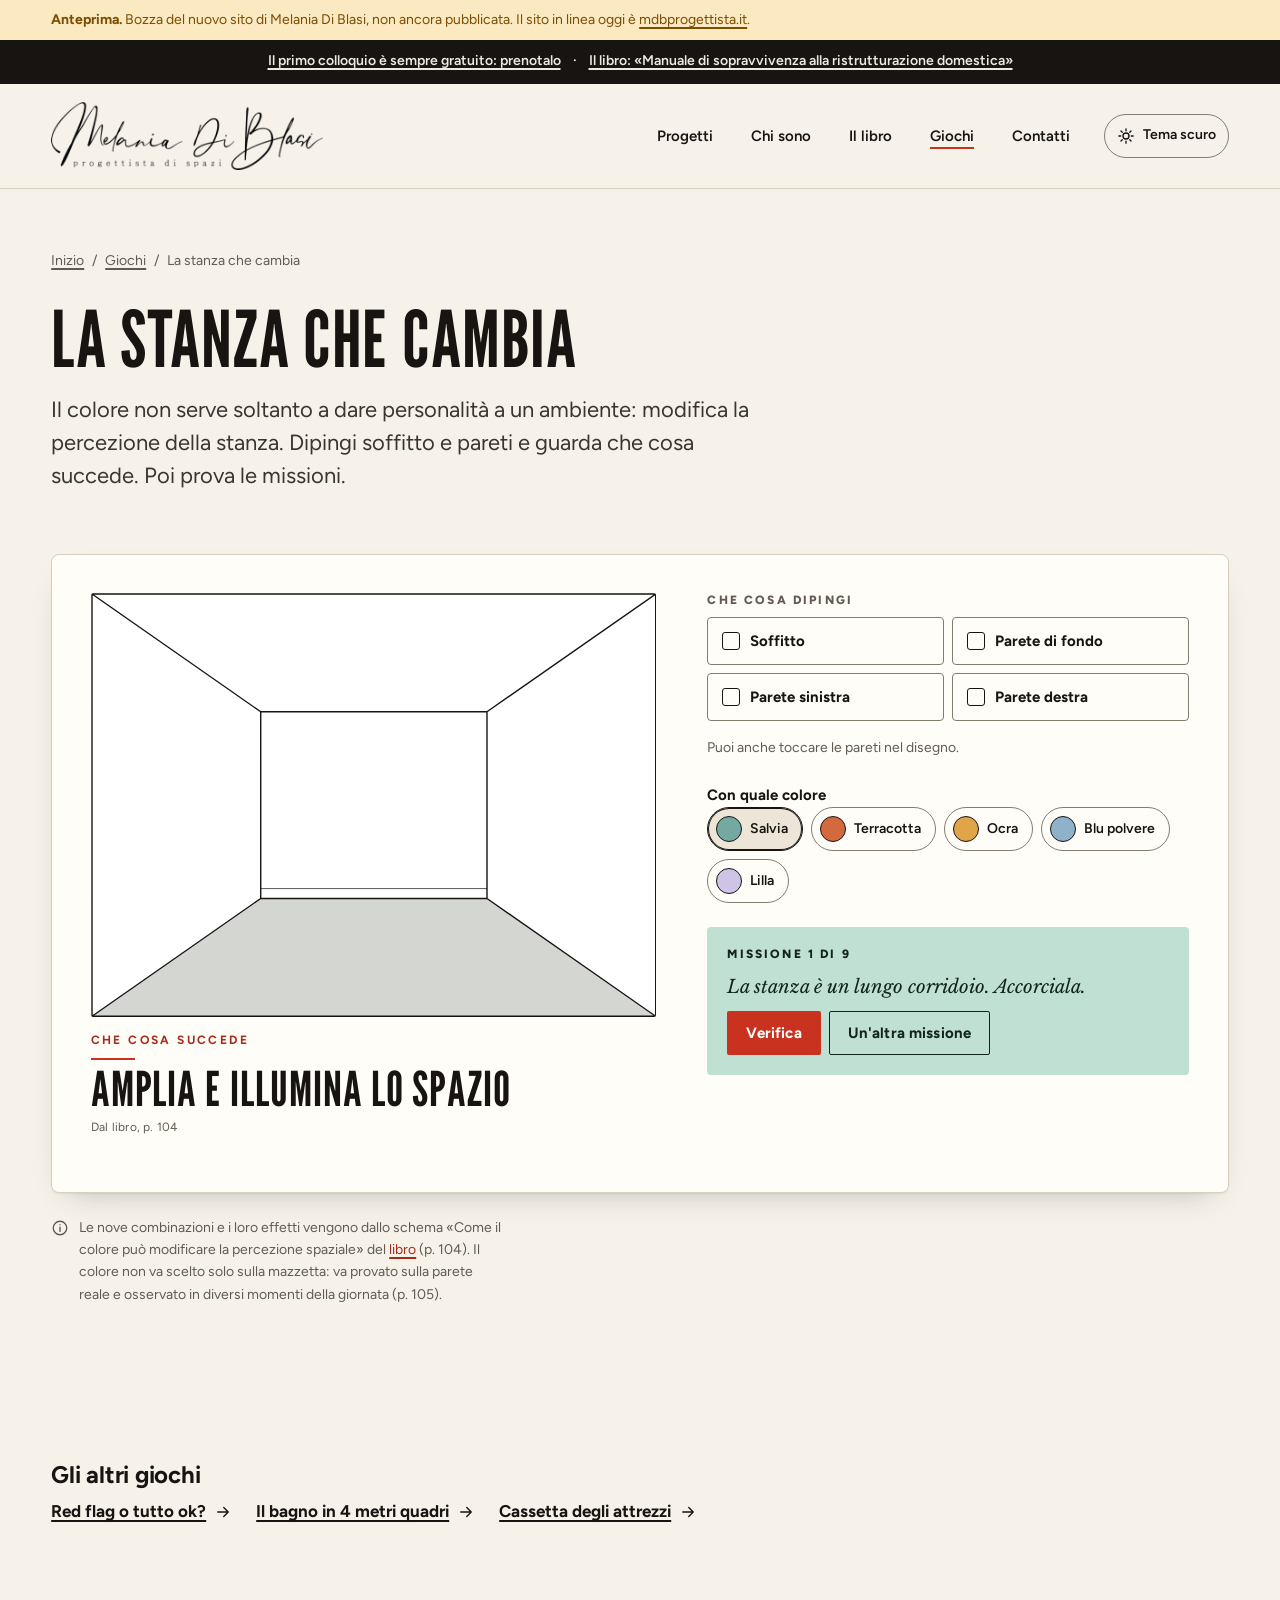
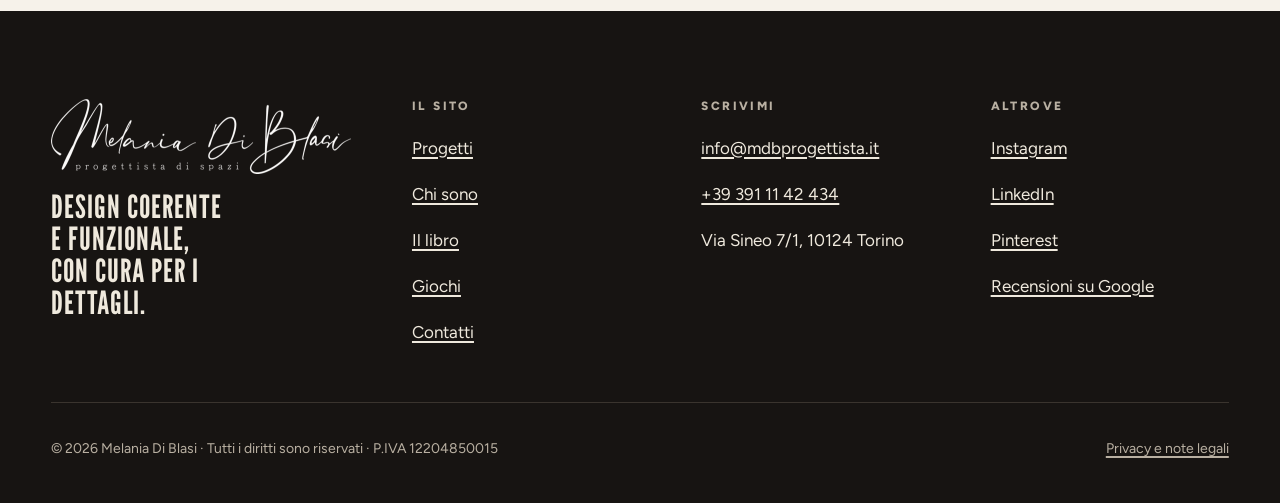
<file: giochi/stanza-che-cambia/index.html>
<!doctype html>
<html lang="it" class="no-js">
<head>
<meta charset="utf-8">
<meta name="viewport" content="width=device-width, initial-scale=1">
<title>La stanza che cambia: colore e spazio · Melania Di Blasi</title>
<meta name="description" content="Colora soffitto e pareti e guarda come cambia la stanza: più alta, più larga, più raccolta. Un gioco dal libro di Melania Di Blasi.">
<link rel="canonical" href="https://andr3a100.github.io/mdb-anteprima/giochi/stanza-che-cambia/">
<meta name="robots" content="noindex, nofollow">
<meta name="author" content="Melania Di Blasi">
<meta name="theme-color" content="#F6F2EA" media="(prefers-color-scheme: light)">
<meta name="theme-color" content="#141210" media="(prefers-color-scheme: dark)">
<meta name="format-detection" content="telephone=no">
<meta http-equiv="Content-Security-Policy" content="default-src 'self'; img-src 'self' data:; style-src 'self'; script-src 'self'; font-src 'self'; connect-src 'none'; object-src 'none'; base-uri 'self'; form-action 'none'">
<meta name="referrer" content="strict-origin-when-cross-origin">
<meta property="og:type" content="website">
<meta property="og:locale" content="it_IT">
<meta property="og:site_name" content="Melania Di Blasi · progettista di spazi">
<meta property="og:title" content="La stanza che cambia: colore e spazio · Melania Di Blasi">
<meta property="og:description" content="Colora soffitto e pareti e guarda come cambia la stanza: più alta, più larga, più raccolta. Un gioco dal libro di Melania Di Blasi.">
<meta property="og:url" content="https://andr3a100.github.io/mdb-anteprima/giochi/stanza-che-cambia/">
<meta property="og:image" content="https://andr3a100.github.io/mdb-anteprima/risorse/img/anteprima.jpg">
<meta property="og:image:width" content="1200">
<meta property="og:image:height" content="630">
<meta property="og:image:alt" content="Melania Di Blasi, progettista di spazi: dal groviglio alla casa">
<meta name="twitter:card" content="summary_large_image">
<link rel="icon" href="../../risorse/img/icona.svg" type="image/svg+xml">
<link rel="icon" href="../../risorse/img/icona-48.png" sizes="48x48" type="image/png">
<link rel="apple-touch-icon" href="../../risorse/img/icona-180.png">
<link rel="preload" href="../../risorse/font/league-gothic-400.woff2" as="font" type="font/woff2" crossorigin>
<link rel="preload" href="../../risorse/font/figtree-variabile.woff2" as="font" type="font/woff2" crossorigin>
<link rel="stylesheet" href="../../risorse/css/sito.css?v=21e259e5f3">
<link rel="stylesheet" href="../../risorse/css/giochi.css?v=7bbb6c5c2f">
<script src="../../risorse/js/tema.js?v=4b6334cfaa"></script>
<script type="application/ld+json">{"@context": "https://schema.org", "@graph": [{"@type": "WebPage", "@id": "https://andr3a100.github.io/mdb-anteprima/giochi/stanza-che-cambia/", "url": "https://andr3a100.github.io/mdb-anteprima/giochi/stanza-che-cambia/", "name": "La stanza che cambia: colore e spazio · Melania Di Blasi", "description": "Colora soffitto e pareti e guarda come cambia la stanza: più alta, più larga, più raccolta. Un gioco dal libro di Melania Di Blasi.", "inLanguage": "it", "isPartOf": {"@id": "https://andr3a100.github.io/mdb-anteprima/#sito"}}, {"@type": "BreadcrumbList", "itemListElement": [{"@type": "ListItem", "position": 1, "name": "Inizio", "item": "https://andr3a100.github.io/mdb-anteprima/"}, {"@type": "ListItem", "position": 2, "name": "Giochi", "item": "https://andr3a100.github.io/mdb-anteprima/giochi/"}, {"@type": "ListItem", "position": 3, "name": "La stanza che cambia", "item": "https://andr3a100.github.io/mdb-anteprima/giochi/stanza-che-cambia/"}]}]}</script>
</head>
<body>
<span class="vedetta" data-vedetta aria-hidden="true"></span>
<a class="salta" href="#contenuto">Salta al contenuto</a>
<div class="anteprima-fascia" role="note"><p><strong>Anteprima.</strong> Bozza del nuovo sito di Melania Di Blasi, non ancora pubblicata. Il sito in linea oggi è <a href="https://www.mdbprogettista.it/" rel="noopener">mdbprogettista.it</a>.</p></div>
<div class="striscia"><p><a href="../../contatti/">Il primo colloquio è sempre gratuito: prenotalo</a><span aria-hidden="true">·</span><a href="../../libro/">Il libro: «Manuale di sopravvivenza alla ristrutturazione domestica»</a></p></div>
<header class="testata" data-testata>
<div class="wrap testata-riga">
<a class="marchio" href="../../" aria-label="Melania Di Blasi, progettista di spazi: pagina iniziale"><img src="../../risorse/img/logo-melania-di-blasi.png" alt="" width="600" height="150"></a>
<button class="menu-apri" type="button" data-menu-apri aria-expanded="false" aria-controls="menu"><svg class="apri" viewBox="0 0 24 24" fill="none" stroke="currentColor" stroke-width="1.8" stroke-linecap="round" stroke-linejoin="round" aria-hidden="true" focusable="false"><path d="M4 7h16M4 12h16M4 17h16"/></svg><svg class="chiudi" viewBox="0 0 24 24" fill="none" stroke="currentColor" stroke-width="1.8" stroke-linecap="round" stroke-linejoin="round" aria-hidden="true" focusable="false"><path d="M6 6l12 12M18 6L6 18"/></svg><span class="nascosto" data-menu-parola>Apri il menu</span></button>
<nav class="menu" id="menu" aria-label="Sezioni del sito"><ul><li><a href="../../portfolio/">Progetti</a></li><li><a href="../../about/">Chi sono</a></li><li><a href="../../libro/">Il libro</a></li><li><a href="../../giochi/" data-sezione>Giochi</a></li><li><a href="../../contatti/">Contatti</a></li></ul></nav>
<button class="tema" type="button" data-tema aria-pressed="false"><svg class="sole" viewBox="0 0 24 24" fill="none" stroke="currentColor" stroke-width="1.8" stroke-linecap="round" stroke-linejoin="round" aria-hidden="true" focusable="false"><circle cx="12" cy="12" r="4"/><path d="M12 2.5v2.5M12 19v2.5M2.5 12H5M19 12h2.5M5.3 5.3L7 7M17 17l1.7 1.7M18.7 5.3L17 7M7 17l-1.7 1.7"/></svg><svg class="luna" viewBox="0 0 24 24" fill="none" stroke="currentColor" stroke-width="1.8" stroke-linecap="round" stroke-linejoin="round" aria-hidden="true" focusable="false"><path d="M20 14.2A8 8 0 1 1 9.8 4a6.4 6.4 0 0 0 10.2 10.2z"/></svg><span data-tema-testo>Tema scuro</span></button>
</div>
</header>
<main id="contenuto">
<section class="intestazione">
<div class="wrap">
<nav class="briciole" aria-label="Dove ti trovi"><ol><li><a href="../../">Inizio</a></li><li><a href="../../giochi/">Giochi</a></li><li aria-current="page">La stanza che cambia</li></ol></nav>
<h1 class="titolo">La stanza che cambia</h1>
<p class="attacco stretto">Il colore non serve soltanto a dare personalità a un ambiente: modifica la percezione della stanza. Dipingi soffitto e pareti e guarda che cosa succede. Poi prova le missioni.</p>
</div>
</section>

<section class="sezione-stretta" aria-label="Il gioco">
<div class="wrap">
<div class="tavolo stanza" data-stanza data-tinta="salvia">
<div class="stanza-scena">
<svg viewBox="0 0 400 300" role="img" aria-labelledby="stanza-disegno">
<title id="stanza-disegno">Una stanza vuota vista di fronte: soffitto, due pareti laterali, parete di fondo e pavimento</title>
<polygon class="base" points="0,0 400,0 400,300 0,300"/>
<polygon class="suolo" points="0,300 120,216 280,216 400,300"/>
<polygon class="colore" data-superficie="S" points="0,0 400,0 280,84 120,84"/>
<polygon class="colore" data-superficie="L" points="0,0 120,84 120,216 0,300"/>
<polygon class="colore" data-superficie="R" points="400,0 280,84 280,216 400,300"/>
<polygon class="colore" data-superficie="F" points="120,84 280,84 280,216 120,216"/>
<path class="bordo" vector-effect="non-scaling-stroke" d="M0.7 0.7H399.3V299.3H0.7ZM120 84H280V216H120ZM0.7 0.7L120 84M399.3 0.7L280 84M0.7 299.3L120 216M399.3 299.3L280 216"/>
<path class="bordo-fine" vector-effect="non-scaling-stroke" d="M120 209H280"/>
</svg>
<div class="effetto">
<p class="etichetta">Che cosa succede</p>
<p class="cosa" data-effetto aria-live="polite">Amplia e illumina lo spazio</p>
<p class="fonte" data-effetto-fonte>Dal libro, p. 104</p>
</div>
</div>

<div class="comandi">
<div>
<h2>Che cosa dipingi</h2>
<div class="interruttori">
<button class="interruttore" type="button" data-interruttore="S" aria-pressed="false"><span class="pallino"><svg viewBox="0 0 24 24" fill="none" stroke="currentColor" stroke-width="1.8" stroke-linecap="round" stroke-linejoin="round" aria-hidden="true" focusable="false"><path d="M5 12.5l4.5 4.5L19 7.5"/></svg></span>Soffitto</button>
<button class="interruttore" type="button" data-interruttore="F" aria-pressed="false"><span class="pallino"><svg viewBox="0 0 24 24" fill="none" stroke="currentColor" stroke-width="1.8" stroke-linecap="round" stroke-linejoin="round" aria-hidden="true" focusable="false"><path d="M5 12.5l4.5 4.5L19 7.5"/></svg></span>Parete di fondo</button>
<button class="interruttore" type="button" data-interruttore="L" aria-pressed="false"><span class="pallino"><svg viewBox="0 0 24 24" fill="none" stroke="currentColor" stroke-width="1.8" stroke-linecap="round" stroke-linejoin="round" aria-hidden="true" focusable="false"><path d="M5 12.5l4.5 4.5L19 7.5"/></svg></span>Parete sinistra</button>
<button class="interruttore" type="button" data-interruttore="R" aria-pressed="false"><span class="pallino"><svg viewBox="0 0 24 24" fill="none" stroke="currentColor" stroke-width="1.8" stroke-linecap="round" stroke-linejoin="round" aria-hidden="true" focusable="false"><path d="M5 12.5l4.5 4.5L19 7.5"/></svg></span>Parete destra</button>
</div>
<p class="istruzioni dopo-poco">Puoi anche toccare le pareti nel disegno.</p>
</div>

<fieldset class="gruppo">
<legend>Con quale colore</legend>
<div class="tinte">
<label class="tinta tinta-salvia"><input type="radio" name="tinta" value="salvia" checked><span>Salvia</span></label>
<label class="tinta tinta-terracotta"><input type="radio" name="tinta" value="terracotta"><span>Terracotta</span></label>
<label class="tinta tinta-ocra"><input type="radio" name="tinta" value="ocra"><span>Ocra</span></label>
<label class="tinta tinta-polvere"><input type="radio" name="tinta" value="polvere"><span>Blu polvere</span></label>
<label class="tinta tinta-lilla"><input type="radio" name="tinta" value="lilla"><span>Lilla</span></label>
</div>
</fieldset>

<div class="missione">
<h3>Missione <span data-missione-numero>1</span> di 9</h3>
<p class="testo-missione" data-missione-testo>La stanza è un lungo corridoio. Accorciala.</p>
<div class="azioni">
<button class="btn btn-primario btn-piccolo" type="button" data-verifica>Verifica</button>
<button class="btn btn-linea btn-piccolo" type="button" data-altra>Un'altra missione</button>
</div>
<p class="esito-missione" data-missione-esito hidden role="status"></p>
</div>
</div>
</div>

<p class="dal-libro"><svg viewBox="0 0 24 24" fill="none" stroke="currentColor" stroke-width="1.8" stroke-linecap="round" stroke-linejoin="round" aria-hidden="true" focusable="false"><circle cx="12" cy="12" r="9"/><path d="M12 11v5.5M12 7.6v.2"/></svg><span>Le nove combinazioni e i loro effetti vengono dallo schema «Come il colore può modificare la percezione spaziale» del <a href="../../libro/">libro</a> (p. 104). Il colore non va scelto solo sulla mazzetta: va provato sulla parete reale e osservato in diversi momenti della giornata (p. 105).</span></p>
</div>
<template data-icona="spunta"><svg viewBox="0 0 24 24" fill="none" stroke="currentColor" stroke-width="1.8" stroke-linecap="round" stroke-linejoin="round" aria-hidden="true" focusable="false"><path d="M5 12.5l4.5 4.5L19 7.5"/></svg></template><template data-icona="attenzione"><svg viewBox="0 0 24 24" fill="none" stroke="currentColor" stroke-width="1.8" stroke-linecap="round" stroke-linejoin="round" aria-hidden="true" focusable="false"><path d="M12 4l9 15.5H3z"/><path d="M12 10v4.5M12 16.9v.2"/></svg></template>
</section>

<section class="sezione-stretta" aria-labelledby="altri-titolo">
<div class="wrap">
<h2 class="sottotitolo" id="altri-titolo">Gli altri giochi</h2>
<p class="altri-giochi">
<a class="collegamento" href="../../giochi/red-flag/">Red flag o tutto ok? <svg class="freccia" viewBox="0 0 24 24" fill="none" stroke="currentColor" stroke-width="1.8" stroke-linecap="round" stroke-linejoin="round" aria-hidden="true" focusable="false"><path d="M5 12h14M13 6l6 6-6 6"/></svg></a>
<a class="collegamento" href="../../giochi/bagno/">Il bagno in 4 metri quadri <svg class="freccia" viewBox="0 0 24 24" fill="none" stroke="currentColor" stroke-width="1.8" stroke-linecap="round" stroke-linejoin="round" aria-hidden="true" focusable="false"><path d="M5 12h14M13 6l6 6-6 6"/></svg></a>
<a class="collegamento" href="../../giochi/attrezzi/">Cassetta degli attrezzi <svg class="freccia" viewBox="0 0 24 24" fill="none" stroke="currentColor" stroke-width="1.8" stroke-linecap="round" stroke-linejoin="round" aria-hidden="true" focusable="false"><path d="M5 12h14M13 6l6 6-6 6"/></svg></a>
</p>
</div>
</section>

</main>
<footer class="piede">
<div class="wrap">
<div class="piede-griglia">
<div>
<img class="firma" src="../../risorse/img/logo-melania-di-blasi.png" alt="Melania Di Blasi, progettista di spazi" width="600" height="150" loading="lazy">
<p class="motto">Design coerente e funzionale, con cura per i dettagli.</p>
</div>
<div>
<h2>Il sito</h2>
<ul><li><a href="../../portfolio/">Progetti</a></li><li><a href="../../about/">Chi sono</a></li><li><a href="../../libro/">Il libro</a></li><li><a href="../../giochi/">Giochi</a></li><li><a href="../../contatti/">Contatti</a></li></ul>
</div>
<div>
<h2>Scrivimi</h2>
<ul>
<li><a href="mailto:info@mdbprogettista.it">info@mdbprogettista.it</a></li>
<li><a href="tel:+393911142434">+39 391 11 42 434</a></li>
<li><span>Via Sineo 7/1, 10124 Torino</span></li>
</ul>
</div>
<div>
<h2>Altrove</h2>
<ul>
<li><a href="https://www.instagram.com/melania_di_blasi_progettista" rel="noopener me">Instagram</a></li>
<li><a href="https://www.linkedin.com/in/melania-d-bb1aa2b3" rel="noopener me">LinkedIn</a></li>
<li><a href="https://pin.it/127tPZosk" rel="noopener me">Pinterest</a></li>
<li><a href="https://g.page/r/CTu37gACwiOfECE/review" rel="noopener">Recensioni su Google</a></li>
</ul>
</div>
</div>
<div class="piede-fondo">
<p>© 2026 Melania Di Blasi · Tutti i diritti sono riservati · P.IVA 12204850015</p>
<a href="../../privacy/">Privacy e note legali</a>
</div>
</div>
</footer>
<script src="../../risorse/js/sito.js?v=0a64a3b6fc" defer></script>
<script src="../../risorse/js/giochi/stanza.js?v=f134c4ffe8" defer></script>
</body>
</html>
</file>
<file: risorse/css/sito.css>
/* Colori, caratteri e misure del sito di Melania Di Blasi.
   Vengono dalla copertina del suo libro: carta color panna, inchiostro, il rosso della porta, il verde menta delle
   pagine di apertura. I nomi vanno a coppie fondo/testo, così il controllo dei contrasti
   della skill li verifica in chiaro e in scuro:  python3 strumenti/controlla.py
   Il blocco per chi ha il computer in tema scuro (@media) lo genera costruisci.py da quello qui sotto: non va
   scritto a mano. */

:root {
  /* carta e inchiostro */
  /* il fondo è il color carta della copertina del libro: è l'identità del sito, non un «crema» scelto per abitudine
     (dichiarato anche al rilevatore di grafica in .impeccable/config.json) */
  --bg: #F6F2EA;
  --surface: #FFFDF8;
  --surface-tint: #EDE6D8;
  --text: #171412;
  --text-2: #3A3531;
  --text-muted: #625B52;
  --link: #A82A19;

  /* il rosso della porta: l'azione */
  --primary: #C8321F;
  --on-primary: #FFFFFF;
  --primary-hover: #A62817;
  --primary-tint: #F6DDD6;
  --on-primary-tint: #7A1D10;

  /* il verde menta delle pagine «I parte, II parte…» */
  --accent: #BFE0D2;
  --on-accent: #12241D;
  --call-bg: #CFE7DC;

  /* bordi dei comandi (3:1) e righe sottili di disegno (decorative) */
  --border: #857C70;
  --hairline: #D8CFC0;
  --focus: #171412;

  /* stati: sempre con icona e parola accanto */
  --success: #1F6B45;
  --success-fg: #1B5E3C;
  --success-bg: #DDF0E4;
  --warning: #855400;
  --warning-fg: #7A4D00;
  --warning-bg: #FBE9C2;
  --danger: #B3261E;
  --danger-fg: #9C1F17;
  --danger-bg: #FADFD9;
  --danger-fill: #B3261E;
  --on-danger: #FFFFFF;
  --info-fg: #1F5578;
  --info-bg: #DCEAF3;

  /* fasce scure (piede, finestra delle immagini): scure in entrambi i temi */
  --shell: #171412;
  --on-shell: #EFE9DD;
  --shell-muted: #B9B0A2;
  --shell-line: #3A342E;
  --night: #100E0D;
  --on-night: #F3EEE4;

  /* colori da disegno, presi dalle illustrazioni del libro: mai per il testo */
  --ink-teal: #74A9A2;
  --ink-ochre: #E0A548;
  --ink-terra: #D4683F;
  --ink-blue: #8FB1C9;
  --ink-lilac: #CFC3E6;
  --ink-peach: #F7D9BF;
  --ink-floor: #D4D6D2;
  --ink-wall: #FFFFFF;
  --ink-line: #171412;
  --ink-on-color: #171412;   /* scritte e segni sopra un colore da disegno: scuri in entrambi i temi */

  --shadow: 0 1px 2px rgba(23, 20, 18, 0.06), 0 14px 32px -20px rgba(23, 20, 18, 0.35);
  --shadow-libro: 0 2px 4px rgba(23, 20, 18, 0.2), 0 30px 60px -28px rgba(23, 20, 18, 0.55);

  /* differenze tra i due temi che non sono colori: passano da qui, così valgono anche senza JavaScript */
  --schema: light;
  --logo-filter: none;
  --mostra-sole: block;
  --mostra-luna: none;
}

:root[data-theme="dark"] {
  --bg: #141210;
  --surface: #1D1A17;
  --surface-tint: #27231F;
  --text: #F3EEE4;
  --text-2: #DAD3C6;
  --text-muted: #A69E90;
  --link: #FF9580;

  --primary: #E5533D;
  --on-primary: #1A0704;
  --primary-hover: #F06A55;
  --primary-tint: #3A1712;
  --on-primary-tint: #FFC9BE;

  --accent: #1F4A3F;
  --on-accent: #DFF3EA;
  --call-bg: #1B3A32;

  --border: #8C8478;
  --hairline: #37322C;
  --focus: #F3EEE4;

  --success: #6FCF97;
  --success-fg: #7BD9A3;
  --success-bg: #0F2A1C;
  --warning: #F2C063;
  --warning-fg: #F2C063;
  --warning-bg: #2E2206;
  --danger: #FF8A7A;
  --danger-fg: #FF9C8E;
  --danger-bg: #331410;
  --danger-fill: #C8321F;
  --on-danger: #FFFFFF;
  --info-fg: #8CC4EA;
  --info-bg: #10283A;

  --shell: #0C0B0A;
  --on-shell: #E6DFD2;
  --shell-muted: #A69E90;
  --shell-line: #2C2823;
  --night: #080707;
  --on-night: #F3EEE4;

  --ink-teal: #5E968E;
  --ink-ochre: #C98F37;
  --ink-terra: #C25D38;
  --ink-blue: #6F94AE;
  --ink-lilac: #8E80AD;
  --ink-peach: #A9805F;
  --ink-floor: #3B3631;
  --ink-wall: #26221E;
  --ink-line: #F3EEE4;
  --ink-on-color: #171412;

  --shadow: 0 1px 2px rgba(0, 0, 0, 0.5), 0 16px 36px -20px rgba(0, 0, 0, 0.9);
  --shadow-libro: 0 2px 4px rgba(0, 0, 0, 0.5), 0 30px 60px -28px rgba(0, 0, 0, 0.95);

  --schema: dark;
  --logo-filter: invert(1);
  --mostra-sole: none;
  --mostra-luna: block;
}

:root {
  /* caratteri: gli stessi tre «registri» della copertina */
  /* dopo ogni carattere c'è una riserva larga uguale: così, mentre il carattere vero arriva, il testo non cambia
     righe e la pagina non «salta» (misurato: Figtree e Arial 1,00; Libre Baskerville e Georgia 1,02) */
  --font-display: "League Gothic", "Titoli di riserva", "Arial Narrow", Impact, sans-serif;
  --font-text: "Figtree", Arial, "Helvetica Neue", Helvetica, sans-serif;
  --font-serif: "Libre Baskerville", Georgia, serif;

  --fs-micro: 0.75rem;    /* 12 px: solo etichette brevi */
  --fs-small: 0.875rem;   /* 14 px */
  --fs-base: 1.0625rem;   /* 17 px: testo delle pagine pubbliche */
  --fs-lead: clamp(1.125rem, 1.02rem + 0.5vw, 1.375rem);
  --fs-h3: clamp(1.6rem, 1.35rem + 1.1vw, 2.25rem);
  --fs-h2: clamp(2.75rem, 2rem + 3.6vw, 5.25rem);
  --fs-h1: clamp(4.4rem, 1.9rem + 7.3vw, 9rem);

  /* spazi: multipli di 4 px */
  --s1: 4px; --s2: 8px; --s3: 12px; --s4: 16px; --s5: 20px; --s6: 24px; --s8: 32px; --s10: 40px; --s12: 48px;
  --s16: 64px; --s20: 80px; --s24: 96px; --s32: 128px;
  --gutter: clamp(16px, 4vw, 56px);
  --maxw: 1240px;
  --misura: 50ch;          /* riga di lettura: circa 70 caratteri con Figtree, mai oltre 80 */

  /* angoli quasi vivi, come un foglio di progetto */
  --radius-sm: 2px;
  --radius-md: 4px;
  --radius-lg: 8px;

  --ease: cubic-bezier(0.16, 1, 0.3, 1);
  /* la testata parte alta e si stringe scorrendo: le due altezze e il loro rapporto */
  --testata-alta: 104px;
  --testata-bassa: 68px;
  --testata-rapporto: 0.654;
  /* impeccable-disable-next-line bounce-easing -- molla leggera solo sui comandi e sulle carte della vetrina, ferma con «Riduci movimento» (scelta voluta) */
  --spring: cubic-bezier(0.34, 1.56, 0.64, 1);
}
@media (max-width: 820px) {
  :root { --testata-alta: 80px; --testata-bassa: 60px; --testata-rapporto: 0.75; }
}

@media (prefers-color-scheme: dark) {
  :root:not([data-theme="light"]) {
  --bg: #141210;
  --surface: #1D1A17;
  --surface-tint: #27231F;
  --text: #F3EEE4;
  --text-2: #DAD3C6;
  --text-muted: #A69E90;
  --link: #FF9580;

  --primary: #E5533D;
  --on-primary: #1A0704;
  --primary-hover: #F06A55;
  --primary-tint: #3A1712;
  --on-primary-tint: #FFC9BE;

  --accent: #1F4A3F;
  --on-accent: #DFF3EA;
  --call-bg: #1B3A32;

  --border: #8C8478;
  --hairline: #37322C;
  --focus: #F3EEE4;

  --success: #6FCF97;
  --success-fg: #7BD9A3;
  --success-bg: #0F2A1C;
  --warning: #F2C063;
  --warning-fg: #F2C063;
  --warning-bg: #2E2206;
  --danger: #FF8A7A;
  --danger-fg: #FF9C8E;
  --danger-bg: #331410;
  --danger-fill: #C8321F;
  --on-danger: #FFFFFF;
  --info-fg: #8CC4EA;
  --info-bg: #10283A;

  --shell: #0C0B0A;
  --on-shell: #E6DFD2;
  --shell-muted: #A69E90;
  --shell-line: #2C2823;
  --night: #080707;
  --on-night: #F3EEE4;

  --ink-teal: #5E968E;
  --ink-ochre: #C98F37;
  --ink-terra: #C25D38;
  --ink-blue: #6F94AE;
  --ink-lilac: #8E80AD;
  --ink-peach: #A9805F;
  --ink-floor: #3B3631;
  --ink-wall: #26221E;
  --ink-line: #F3EEE4;
  --ink-on-color: #171412;

  --shadow: 0 1px 2px rgba(0, 0, 0, 0.5), 0 16px 36px -20px rgba(0, 0, 0, 0.9);
  --shadow-libro: 0 2px 4px rgba(0, 0, 0, 0.5), 0 30px 60px -28px rgba(0, 0, 0, 0.95);

  --schema: dark;
  --logo-filter: invert(1);
  --mostra-sole: none;
  --mostra-luna: block;
}
}
/* Sito di Melania Di Blasi · foglio comune a tutte le pagine.
   Regole di questo foglio:
   - i colori passano solo dai nomi di gettoni.css, mai scritti a mano qui;
   - si animano solo `transform` e `opacity`, e niente si muove con «Riduci movimento»;
   - comandi alti almeno 44 px, campi a 16 px, fuoco a 3 px, link sottolineati nel testo;
   - nessuna risorsa da altri siti: i caratteri sono in risorse/font. */

@font-face { font-family: "League Gothic"; src: url("../font/league-gothic-400.woff2") format("woff2"); font-weight: 400; font-style: normal; font-display: swap; }
/* riserva per i titoli: un carattere del computer rimpicciolito fino a occupare la stessa larghezza di League Gothic (misurato: 0,54) */
@font-face { font-family: "Titoli di riserva"; src: local("Arial"), local("ArialMT"), local("Helvetica Neue"), local("Roboto"), local("Liberation Sans"); size-adjust: 54%; }
@font-face { font-family: "Figtree"; src: url("../font/figtree-variabile.woff2") format("woff2"); font-weight: 300 900; font-style: normal; font-display: swap; }
@font-face { font-family: "Libre Baskerville"; src: url("../font/libre-baskerville-400.woff2") format("woff2"); font-weight: 400; font-style: normal; font-display: swap; }
@font-face { font-family: "Libre Baskerville"; src: url("../font/libre-baskerville-400-corsivo.woff2") format("woff2"); font-weight: 400; font-style: italic; font-display: swap; }

/* ---------- base ---------- */
*, *::before, *::after { box-sizing: border-box; }
html { -webkit-text-size-adjust: 100%; text-size-adjust: 100%; color-scheme: var(--schema); scroll-padding-top: 96px; }
body { margin: 0; background: var(--bg); color: var(--text); font: 400 var(--fs-base)/1.6 var(--font-text); -webkit-font-smoothing: antialiased; text-rendering: optimizeLegibility; overflow-x: clip; }
img, svg, picture { display: block; max-width: 100%; }
img { height: auto; }
h1, h2, h3, h4, p, figure, blockquote, ul, ol, dl, dd { margin: 0; }
ul[class], ol[class], nav ul, nav ol, .verbi ul, .piede ul { margin: 0; padding: 0; list-style: none; }
button, input, select, textarea { font: inherit; color: inherit; }
button { cursor: pointer; }
a { color: var(--link); text-decoration: underline; text-decoration-thickness: 1.5px; text-underline-offset: 3px; }
a:hover { text-decoration-thickness: 3px; }
:focus-visible { outline: 3px solid var(--focus); outline-offset: 2px; border-radius: var(--radius-sm); }
::selection { background: var(--primary); color: var(--on-primary); }
strong, b { font-weight: 700; }
[hidden] { display: none !important; }

.nascosto { position: absolute; width: 1px; height: 1px; margin: -1px; padding: 0; overflow: hidden; clip-path: inset(50%); white-space: nowrap; border: 0; }
.salta { position: absolute; left: var(--gutter); top: 8px; z-index: 100; padding: 12px 16px; background: var(--text); color: var(--bg); border-radius: var(--radius-md); transform: translateY(-200%); }
.salta:focus { transform: none; }

.wrap { width: min(100% - 2 * var(--gutter), var(--maxw)); margin-inline: auto; }
.stretto { max-width: var(--misura); }

/* ---------- caratteri ---------- */
.titolone, .titolo, .titoletto { font-family: var(--font-display); font-weight: 400; text-transform: uppercase; letter-spacing: 0.012em; text-wrap: balance; }
.titolone { font-size: var(--fs-h1); line-height: 0.84; }
.titolo { font-size: var(--fs-h2); line-height: 0.9; }
.titoletto { font-size: var(--fs-h3); line-height: 1; letter-spacing: 0.02em; }
.sottotitolo { font: 700 clamp(1.2rem, 1.05rem + 0.6vw, 1.5rem)/1.25 var(--font-text); letter-spacing: -0.01em; text-wrap: balance; }
.corsivo { font-family: var(--font-serif); font-style: italic; font-weight: 400; color: var(--link); }
.attacco { font-size: var(--fs-lead); line-height: 1.5; color: var(--text-2); max-width: var(--misura); }
.piccolo { font-size: var(--fs-small); color: var(--text-muted); max-width: var(--misura); }
.etichetta { display: flex; flex-direction: column; gap: 10px; font: 700 var(--fs-micro)/1.25 var(--font-text); letter-spacing: 0.2em; text-transform: uppercase; color: var(--link); }
.etichetta::after { content: ""; width: 44px; height: 2px; background: var(--primary); }
.testo > * + * { margin-top: 1em; }
/* testo corrente: l'ultima riga non resta con una parola sola, e la riga non supera la misura di lettura */
main :where(p, li, dd, blockquote, figcaption) { text-wrap: pretty; }
.testo :where(p, li), .fase p { max-width: var(--misura); }

/* ---------- testata ---------- */
/* parte alta e si stringe scorrendo. Si muovono solo `transform` e `opacity`: il fondo è un velo che si accorcia, il
   contenuto sale e il marchio rimpicciolisce; lo spazio liberato è trasparente e lascia passare i tocchi */
html { scroll-padding-top: calc(var(--testata-bassa) + 16px); }
.vedetta { position: absolute; top: 0; left: 0; width: 1px; height: 120px; pointer-events: none; }
.testata { position: sticky; top: 0; z-index: 40; height: var(--testata-alta); pointer-events: none; }
.testata::before { content: ""; position: absolute; inset: 0; background: var(--bg); box-shadow: 0 1px 0 var(--hairline); transform-origin: top; transition: transform 0.28s var(--ease); }
.testata.stretta::before { transform: scaleY(var(--testata-rapporto)); box-shadow: 0 1px 0 var(--hairline), var(--shadow); }
.testata-riga { position: relative; display: flex; align-items: center; gap: var(--s6); height: 100%; transition: transform 0.28s var(--ease); }
.testata.stretta .testata-riga { transform: translateY(calc((var(--testata-bassa) - var(--testata-alta)) / 2)); }
.testata-riga > * { pointer-events: auto; }
.marchio { display: inline-flex; align-items: center; min-height: 44px; margin-right: auto; }
.marchio img { width: auto; height: 68px; filter: var(--logo-filter); transform-origin: left center; transition: transform 0.28s var(--ease); }
.testata.stretta .marchio img { transform: scale(0.76); }
.menu ul { display: flex; align-items: center; gap: clamp(4px, 1.4vw, 20px); }
.menu a { display: inline-flex; align-items: center; min-height: 44px; padding: 0 10px; white-space: nowrap; color: var(--text); font-weight: 600; font-size: 0.9375rem; text-decoration: none; border-radius: var(--radius-sm); position: relative; }
.menu a::after { content: ""; position: absolute; left: 10px; right: 10px; bottom: 9px; height: 2px; background: var(--primary); transform: scaleX(0); transform-origin: left; transition: transform 0.35s var(--ease); }
.menu a:hover::after, .menu a[aria-current="page"]::after { transform: scaleX(1); }
.menu a[aria-current="page"] { font-weight: 800; }
.menu-apri { display: none; align-items: center; justify-content: center; width: 44px; height: 44px; padding: 0; background: transparent; color: var(--text); border: 1.5px solid var(--border); border-radius: 999px; cursor: pointer; }
.menu-apri svg { width: 20px; height: 20px; }
.menu-apri .chiudi, .menu-aperto .menu-apri .apri { display: none; }
.menu-aperto .menu-apri .chiudi { display: block; }
/* sul telefono il menu è un pannello che si apre dal pulsante, con voci grandi */
@media (max-width: 820px) {
  .testata-riga { gap: var(--s2); }
  .marchio img { height: 54px; }
  .testata.stretta .marchio img { transform: scale(0.84); }
  .menu-apri { display: inline-flex; order: 3; }
  .tema { order: 2; }
  .menu { position: absolute; left: calc(50% - 50vw); right: calc(50% - 50vw); top: var(--testata-alta); max-height: calc(100vh - var(--testata-alta)); max-height: calc(100dvh - var(--testata-alta)); overflow-y: auto; padding: var(--s3) var(--gutter) var(--s10); background: var(--bg); border-top: 1px solid var(--hairline); box-shadow: var(--shadow); visibility: hidden; opacity: 0; transform: translateY(-8px); transition: opacity 0.2s var(--ease), transform 0.2s var(--ease), visibility 0s linear 0.2s; }
  .testata.stretta .menu { top: calc((var(--testata-alta) + var(--testata-bassa)) / 2); }
  .menu-aperto .menu { visibility: visible; opacity: 1; transform: none; transition-delay: 0s; }
  .menu ul { display: grid; gap: 0; }
  .menu li { border-bottom: 1px solid var(--hairline); }
  .menu a { width: 100%; min-height: 60px; padding: 0 var(--s1); font-family: var(--font-display); font-size: 1.9rem; font-weight: 400; letter-spacing: 0.02em; text-transform: uppercase; white-space: normal; }
  .menu a::after { display: none; }
  .menu a[aria-current="page"], .menu a[data-sezione] { color: var(--link); font-weight: 400; }
  html.menu-aperto { overflow: hidden; }
}
/* senza JavaScript: niente pannello e niente restringimento, il menu resta in vista */
.no-js .testata { position: static; height: auto; pointer-events: auto; }
.no-js .testata-riga { flex-wrap: wrap; height: auto; padding-block: var(--s3); }
.no-js .menu-apri { display: none; }
.no-js .menu { position: static; max-height: none; padding: 0; border: 0; box-shadow: none; visibility: visible; opacity: 1; transform: none; }
.tema { display: inline-flex; align-items: center; justify-content: center; gap: 8px; min-width: 44px; min-height: 44px; padding: 0 12px; background: transparent; color: var(--text); border: 1.5px solid var(--border); border-radius: 999px; font-weight: 600; font-size: var(--fs-small); }
.tema svg { width: 18px; height: 18px; }
.tema .sole { display: var(--mostra-sole); }
.tema .luna { display: var(--mostra-luna); }

/* ---------- comandi ---------- */
.btn { display: inline-flex; align-items: center; justify-content: center; gap: 10px; min-height: 52px; padding: 0 26px; border: 1.5px solid transparent; border-radius: var(--radius-sm); font: 700 1rem/1.1 var(--font-text); letter-spacing: 0.01em; text-decoration: none; transition: transform 0.35s var(--spring), opacity 0.2s; }
.btn:hover { transform: translateY(-2px); }
.btn:active { transform: translateY(0); }
.btn .freccia { width: 18px; height: 18px; transition: transform 0.35s var(--ease); }
.btn:hover .freccia { transform: translateX(4px); }
.btn-primario { background: var(--primary); color: var(--on-primary); }
.btn-primario:hover { background: var(--primary-hover); }
.btn-linea { background: transparent; color: var(--text); border-color: var(--text); }
.btn-piccolo { min-height: 44px; padding: 0 18px; font-size: 0.9375rem; }
.btn[disabled], .btn[aria-disabled="true"] { opacity: 0.45; cursor: not-allowed; transform: none; }
.collegamento { display: inline-flex; align-items: center; gap: 8px; min-height: 44px; font-weight: 700; color: var(--text); }
.collegamento .freccia { width: 18px; height: 18px; transition: transform 0.35s var(--ease); }
.collegamento:hover .freccia { transform: translateX(4px); }
.rassicura { display: flex; align-items: flex-start; gap: 8px; font-size: var(--fs-small); color: var(--text-muted); max-width: 44ch; }
.rassicura svg { flex: none; width: 18px; height: 18px; margin-top: 2px; color: var(--success); }

/* stato: colore + icona + parola, mai il colore da solo */
.stato { display: inline-flex; align-items: center; gap: 6px; padding: 4px 10px; border-radius: var(--radius-md); font: 800 var(--fs-micro)/1.3 var(--font-text); letter-spacing: 0.08em; text-transform: uppercase; }
.stato svg { width: 14px; height: 14px; flex: none; }
.stato-rosso { background: var(--danger-bg); color: var(--danger-fg); }
.stato-verde { background: var(--success-bg); color: var(--success-fg); }
.stato-ambra { background: var(--warning-bg); color: var(--warning-fg); }
.stato-blu { background: var(--info-bg); color: var(--info-fg); }

/* ---------- sezioni ---------- */
.sezione { padding-block: clamp(64px, 9vw, 136px); position: relative; }
.sezione-stretta { padding-block: clamp(40px, 6vw, 80px); }
.sezione-tinta { background: var(--surface-tint); }
.sezione-menta { background: var(--accent); color: var(--on-accent); }
.sezione-menta .attacco, .sezione-menta .piccolo { color: var(--on-accent); }
.sezione-menta .btn-linea, .sezione-menta .collegamento { color: var(--on-accent); border-color: var(--on-accent); }
.capo { display: grid; grid-template-columns: minmax(0, 1fr); gap: var(--s5); margin-bottom: clamp(32px, 5vw, 64px); max-width: 60rem; }
.capo .attacco { max-width: var(--misura); }

/* la riga di quota: un separatore che viene dai disegni tecnici */
.quota { display: flex; align-items: center; gap: var(--s4); color: var(--text-muted); font: 700 var(--fs-micro)/1 var(--font-text); letter-spacing: 0.2em; text-transform: uppercase; }
.quota::before, .quota::after { content: ""; flex: 1; height: 9px; border-block: 4px solid transparent; background: var(--border) content-box; border-inline: 1px solid var(--border); }

/* ---------- apertura (prima schermata) ---------- */
.apertura { position: relative; padding-block: clamp(32px, 5vw, 72px) clamp(48px, 7vw, 96px); overflow: clip; }
/* impeccable-disable-next-line codex-grid-background -- è la griglia da cantiere della copertina del libro: sfumata, ferma e solo dietro al disegno d'apertura */
.apertura::before { content: ""; position: absolute; inset: 0; background-image: linear-gradient(var(--hairline) 1px, transparent 1px), linear-gradient(90deg, var(--hairline) 1px, transparent 1px); background-size: 56px 56px; -webkit-mask-image: radial-gradient(ellipse 60% 70% at 78% 42%, black 0%, transparent 72%); mask-image: radial-gradient(ellipse 60% 70% at 78% 42%, black 0%, transparent 72%); pointer-events: none; }
.apertura-griglia { position: relative; display: grid; grid-template-columns: minmax(0, 1.08fr) minmax(0, 0.92fr); gap: clamp(24px, 4vw, 72px); align-items: center; }
.apertura-testo { display: grid; grid-template-columns: minmax(0, 1fr); gap: var(--s6); justify-items: start; }
.apertura h1 { display: grid; grid-template-columns: minmax(0, 1fr); gap: var(--s5); }
.apertura .corsivo, .corsivo.grande, .corsivo.motto { font-size: clamp(1.3rem, 1.05rem + 1.1vw, 1.95rem); line-height: 1.25; }
.corsivo.motto { display: block; margin-bottom: var(--s5); }
.corsivo em { font-style: normal; font-family: var(--font-serif); color: var(--text); }
.azioni { display: flex; flex-wrap: wrap; align-items: center; gap: var(--s4) var(--s6); }
.dopo { margin-top: var(--s10); }
.dopo-poco { margin-top: var(--s4); }
.capo-piccolo { margin-bottom: 0; gap: 8px; }
.etichetta-campo { font-weight: 700; font-size: 0.9375rem; }
.no-js .groviglio-comando, .no-js .groviglio-detto, .no-js .tema, .no-js [data-regola-altra], .no-js .filtri { display: none; }
.menu a[data-sezione]::after { transform: scaleX(1); }

.groviglio { position: relative; display: grid; grid-template-columns: minmax(0, 1fr); gap: var(--s3); }
.groviglio-foglio { position: relative; aspect-ratio: 6 / 5; }
.groviglio svg { width: 100%; height: 100%; overflow: visible; }
.groviglio .filo { fill: none; stroke: var(--ink-line); stroke-width: 1.7; stroke-linecap: round; stroke-linejoin: round; }
.groviglio .guide line { stroke: var(--border); stroke-width: 0.6; }
.groviglio .porta { fill: var(--primary); }
.groviglio .porta-telaio { fill: none; stroke: var(--ink-line); stroke-width: 1.4; }
.groviglio-comando { display: grid; grid-template-columns: auto 1fr auto; align-items: center; gap: var(--s3); font: 700 var(--fs-micro)/1 var(--font-text); letter-spacing: 0.16em; text-transform: uppercase; color: var(--text-muted); }
.groviglio-detto { min-height: 3.2em; line-height: 1.6; font-family: var(--font-serif); font-style: italic; font-size: 1.0625rem; color: var(--text-2); text-align: center; }

/* cursore (range) con una presa grande: vale per il groviglio e per i giochi */
.cursore { -webkit-appearance: none; appearance: none; width: 100%; height: 44px; margin: 0; background: transparent; cursor: grab; }
.cursore:active { cursor: grabbing; }
.cursore::-webkit-slider-runnable-track { height: 3px; background: var(--border); border-radius: 2px; }
.cursore::-moz-range-track { height: 3px; background: var(--border); border-radius: 2px; }
.cursore::-webkit-slider-thumb { -webkit-appearance: none; appearance: none; width: 30px; height: 30px; margin-top: -14px; border-radius: 50%; background: var(--primary); border: 3px solid var(--bg); box-shadow: 0 0 0 1.5px var(--primary); }
.cursore::-moz-range-thumb { width: 26px; height: 26px; border-radius: 50%; background: var(--primary); border: 3px solid var(--bg); box-shadow: 0 0 0 1.5px var(--primary); }
.cursore:focus-visible { outline: none; }
.cursore:focus-visible::-webkit-slider-thumb { outline: 3px solid var(--focus); outline-offset: 3px; }
.cursore:focus-visible::-moz-range-thumb { outline: 3px solid var(--focus); outline-offset: 3px; }

/* i quattro verbi */
.verbi { border-block: 1px solid var(--hairline); }
.verbi ul { display: flex; flex-wrap: wrap; justify-content: space-between; gap: 6px var(--s8); padding-block: var(--s5); font: 400 clamp(1.5rem, 1.1rem + 1.8vw, 2.6rem)/1 var(--font-display); letter-spacing: 0.04em; text-transform: uppercase; }
.verbi li { display: flex; align-items: center; gap: var(--s8); }
.verbi li + li::before { content: ""; width: 9px; height: 9px; background: var(--primary); transform: rotate(45deg); }

/* ---------- le frasi che costano care ---------- */
.frasi { display: grid; grid-template-columns: repeat(auto-fit, minmax(min(100%, 330px), 1fr)); gap: var(--s4); align-items: start; }
.frase { background: var(--surface); border: 1px solid var(--hairline); border-radius: var(--radius-lg); box-shadow: var(--shadow); }
.frase summary { display: grid; grid-template-columns: minmax(0, 1fr); justify-items: start; gap: var(--s3); padding: var(--s6); cursor: pointer; list-style: none; min-height: 44px; }
.frase summary::-webkit-details-marker { display: none; }
.frase summary:focus-visible { outline-offset: -3px; border-radius: var(--radius-lg); }
.frase q { font-family: var(--font-serif); font-style: italic; font-size: clamp(1.2rem, 1.05rem + 0.6vw, 1.5rem); line-height: 1.3; quotes: "«" "»"; }
.frase .apri { display: inline-flex; align-items: center; gap: 6px; font: 700 var(--fs-small)/1 var(--font-text); color: var(--text-muted); }
.frase .apri svg { width: 16px; height: 16px; transition: transform 0.3s var(--ease); }
.frase[open] .apri svg { transform: rotate(45deg); }
.frase .risposta { padding: 0 var(--s6) var(--s6); display: grid; grid-template-columns: minmax(0, 1fr); gap: var(--s3); }
.frase .risposta p { color: var(--text-2); }
.fonte { font-size: var(--fs-micro); letter-spacing: 0.02em; color: var(--text-muted); max-width: var(--misura); }

.regia { display: grid; grid-template-columns: minmax(0, 0.9fr) minmax(0, 1.1fr); gap: clamp(24px, 5vw, 80px); align-items: center; margin-top: clamp(48px, 7vw, 96px); }
.citazione { display: grid; grid-template-columns: minmax(0, 1fr); gap: var(--s4); padding-left: var(--s6); border-left: 2px solid var(--primary); }
.citazione p { font-family: var(--font-serif); font-size: clamp(1.15rem, 1rem + 0.7vw, 1.55rem); line-height: 1.45; text-wrap: pretty; }
.citazione footer, .citazione cite { font-style: normal; font-size: var(--fs-small); color: var(--text-muted); }

/* ---------- le tre fasi ---------- */
.fasi { display: grid; grid-template-columns: repeat(3, minmax(0, 1fr)); gap: var(--s4); counter-reset: fase; }
.fase { display: grid; grid-template-columns: minmax(0, 1fr); align-content: start; gap: var(--s4); padding: clamp(24px, 3vw, 40px); border-radius: var(--radius-lg); min-height: 100%; }
.fase-carta { background: var(--accent); color: var(--on-accent); }
.fase-polvere { background: var(--surface-tint); }
.fase-bellezza { background: var(--primary-tint); color: var(--on-primary-tint); }
.fase .numero { font: 400 clamp(3rem, 2rem + 4vw, 5.5rem)/0.8 var(--font-display); }
.fase .detto { font-family: var(--font-serif); font-style: italic; line-height: 1.45; }
.fase .io { font-size: var(--fs-base); }
.fase .io strong { display: block; font: 800 var(--fs-micro)/1.3 var(--font-text); letter-spacing: 0.18em; text-transform: uppercase; margin-bottom: 6px; }
.fase-polvere .detto { color: var(--text-2); }

/* ---------- le due porte (servizi) ---------- */
.porte { display: grid; grid-template-columns: repeat(2, minmax(0, 1fr)); gap: var(--s6); }
.porta-servizio { display: grid; grid-template-columns: minmax(0, 1fr); grid-template-rows: auto 1fr; background: var(--surface); border: 1px solid var(--hairline); border-radius: var(--radius-lg); overflow: clip; box-shadow: var(--shadow); }
.porta-servizio .foto { aspect-ratio: 16 / 10; overflow: clip; }
.porta-servizio .foto picture { display: block; width: 100%; height: 100%; }
.porta-servizio .foto img { width: 100%; height: 100%; object-fit: cover; transition: transform 1.2s var(--ease); }
.porta-servizio:hover .foto img { transform: scale(1.04); }
.detto-porta { font-size: 1.125rem; line-height: 1.3; margin-top: -6px; }
.porta-servizio .dentro { display: grid; grid-template-columns: minmax(0, 1fr); gap: var(--s4); padding: clamp(20px, 3vw, 36px); align-content: start; }
.voci { display: flex; flex-wrap: wrap; gap: 8px; }
.voci li { padding: 6px 12px; border: 1px solid var(--border); border-radius: 999px; font-size: var(--fs-small); font-weight: 600; }

/* ---------- tavole (immagini dei progetti) ---------- */
.tavola { display: block; position: relative; color: inherit; text-decoration: none; background: var(--surface); border: 1px solid var(--hairline); border-radius: var(--radius-md); overflow: clip; break-inside: avoid; }
.tavola img { width: 100%; height: auto; transition: transform 1.1s var(--ease); }
.tavola:hover img { transform: scale(1.035); }
.tavola .dida { display: flex; justify-content: space-between; gap: var(--s3); padding: 10px 12px; font: 700 var(--fs-micro)/1.3 var(--font-text); letter-spacing: 0.14em; text-transform: uppercase; color: var(--text-2); background: var(--surface); position: relative; }
.tavola .dida span + span { color: var(--text-muted); letter-spacing: 0.08em; text-align: right; }
/* il muro delle immagini: una griglia a righe fisse (le immagini in piedi occupano due righe). Niente colonne CSS:
   con quelle il browser caricava in ritardo le immagini in cima alla seconda e alla terza colonna. */
.muro-contenitore { container-type: inline-size; }
.muro { --colonne: 3; --lato: calc((100cqw - (var(--colonne) - 1) * var(--s4)) / var(--colonne)); display: grid; grid-template-columns: repeat(var(--colonne), minmax(0, 1fr)); gap: var(--s4); grid-auto-flow: dense; grid-auto-rows: 320px; grid-auto-rows: calc(var(--lato) * 0.75 + 38px); }
.muro .tavola { display: grid; grid-template-columns: minmax(0, 1fr); grid-template-rows: minmax(0, 1fr) auto; }
.muro .tavola.alta { grid-row: span 2; }
.muro .tavola picture { min-height: 0; overflow: clip; }
.muro .tavola img { width: 100%; height: 100%; object-fit: cover; }
.evidenza { display: grid; grid-template-columns: repeat(12, minmax(0, 1fr)); gap: var(--s4); }
.evidenza .tavola { grid-column: span 4; display: grid; grid-template-columns: minmax(0, 1fr); grid-template-rows: 1fr auto; }
.evidenza .tavola:nth-child(1), .evidenza .tavola:nth-child(7) { grid-column: span 8; }
.evidenza .tavola picture { overflow: clip; min-height: 0; }
.evidenza .tavola img { height: 100%; aspect-ratio: 4 / 3; object-fit: cover; }
.evidenza .tavola:nth-child(1) img, .evidenza .tavola:nth-child(7) img { aspect-ratio: 16 / 9.4; }

.filtri { display: flex; flex-wrap: wrap; gap: 8px; margin-bottom: var(--s8); }
.filtro { min-height: 44px; padding: 0 16px; background: transparent; color: var(--text); border: 1.5px solid var(--border); border-radius: 999px; font-weight: 600; font-size: 0.9375rem; }
.filtro[aria-pressed="true"] { background: var(--text); color: var(--bg); border-color: var(--text); }
.filtro .quanti { margin-left: 6px; font-weight: 500; opacity: 0.75; font-variant-numeric: tabular-nums; }

/* finestra delle immagini */
.finestra { width: 100vw; max-width: 100vw; height: 100dvh; max-height: 100dvh; margin: 0; padding: 0; border: 0; background: var(--night); color: var(--on-night); --focus: var(--on-night); }
.finestra::backdrop { background: var(--night); }
.finestra-dentro { display: grid; grid-template-columns: minmax(0, 1fr); grid-template-rows: auto 1fr auto; height: 100%; }
.finestra-barra { display: flex; align-items: center; justify-content: space-between; gap: var(--s4); padding: 10px var(--gutter); font: 700 var(--fs-micro)/1.3 var(--font-text); letter-spacing: 0.14em; text-transform: uppercase; }
.finestra-scena { position: relative; min-height: 0; display: grid; place-items: center; padding-inline: var(--gutter); }
.finestra-scena img { max-width: 100%; max-height: 100%; width: auto; height: auto; object-fit: contain; }
.finestra-piede { display: flex; align-items: center; justify-content: center; gap: var(--s4); padding: 10px var(--gutter) 16px; }
.tasto-tondo { display: inline-grid; place-items: center; width: 48px; height: 48px; background: transparent; color: inherit; border: 1.5px solid currentColor; border-radius: 50%; }
.tasto-tondo svg { width: 20px; height: 20px; }
.tasto-tondo:hover { background: var(--on-night); color: var(--night); }
html.finestra-aperta { overflow: hidden; }

/* ---------- libro ---------- */
.libro { display: grid; grid-template-columns: minmax(0, 0.8fr) minmax(0, 1.2fr); gap: clamp(32px, 6vw, 96px); align-items: center; }
.copertina { justify-self: center; width: min(100%, 380px); transform: rotate(-2.5deg); box-shadow: var(--shadow-libro); border-radius: 2px; transition: transform 0.8s var(--spring); }
.copertina:hover { transform: rotate(0deg) scale(1.02); }
.copertina img { border-radius: 2px; }
.intestazione .wrap.libro { grid-template-columns: minmax(0, 1.2fr) minmax(0, 0.8fr); }
.libro-testo { display: grid; grid-template-columns: minmax(0, 1fr); gap: var(--s5); justify-items: start; }
.regola { display: grid; grid-template-columns: minmax(0, 1fr); gap: var(--s4); width: 100%; padding: clamp(20px, 3vw, 32px); background: var(--surface); color: var(--text); border-radius: var(--radius-lg); position: relative; }
.regola::before, .regola::after { content: ""; position: absolute; width: 34px; height: 34px; border: 2px solid var(--text); }
.regola::before { top: -1px; left: -1px; border-right: 0; border-bottom: 0; }
.regola::after { bottom: -1px; right: -1px; border-left: 0; border-top: 0; }
.regola .nome { font: 800 var(--fs-micro)/1.3 var(--font-text); letter-spacing: 0.2em; text-transform: uppercase; }
.regola blockquote { font-family: var(--font-serif); font-style: italic; font-size: clamp(1.15rem, 1rem + 0.8vw, 1.6rem); line-height: 1.4; min-height: 4.2em; text-wrap: pretty; }
.regola .sotto { display: flex; flex-wrap: wrap; align-items: center; justify-content: space-between; gap: var(--s3); }

.indice { display: grid; grid-template-columns: repeat(3, minmax(0, 1fr)); gap: var(--s4); }
.parte { display: grid; grid-template-columns: minmax(0, 1fr); align-content: start; gap: var(--s4); padding: clamp(20px, 3vw, 36px); border-radius: var(--radius-lg); }
.parte ol { display: grid; grid-template-columns: minmax(0, 1fr); gap: var(--s4); }
.parte li { display: grid; grid-template-columns: 2.2rem 1fr; gap: 4px var(--s2); }
.parte li .n { font: 400 1.9rem/1 var(--font-display); grid-row: span 2; }
.parte-kit { margin-top: var(--s4); }
.parte-kit ol { grid-template-columns: repeat(3, minmax(0, 1fr)); gap: var(--s5) var(--s8); }
.parte li b { font-weight: 800; line-height: 1.25; }
.parte li i { font-family: var(--font-serif); font-size: 0.9375rem; line-height: 1.35; }

.segnali { display: grid; grid-template-columns: repeat(4, minmax(0, 1fr)); gap: var(--s4); }
.segnale { display: grid; grid-template-columns: minmax(0, 1fr); align-content: start; gap: var(--s3); padding: var(--s6); background: var(--surface); border-radius: var(--radius-lg); border: 1px solid var(--hairline); }
.segnale svg { width: 44px; height: 44px; }
.segnale h3 { font: 800 var(--fs-small)/1.3 var(--font-text); letter-spacing: 0.16em; text-transform: uppercase; }
.segnale .esempio { font-family: var(--font-serif); font-style: italic; color: var(--text-2); font-size: 0.9875rem; line-height: 1.45; }
.segnale-respiro { border: 2px solid var(--ink-teal); }

.pagine-libro { display: grid; grid-template-columns: repeat(2, minmax(0, 1fr)); gap: var(--s6); }
.pagine-libro img { border: 1px solid var(--hairline); border-radius: 2px; box-shadow: var(--shadow); }

/* ---------- giochi: le carte d'ingresso ---------- */
.giochi { display: grid; grid-template-columns: repeat(4, minmax(0, 1fr)); gap: var(--s4); }
.gioco-carta { display: grid; grid-template-columns: minmax(0, 1fr); grid-template-rows: auto 1fr; color: inherit; text-decoration: none; background: var(--surface); border: 1px solid var(--hairline); border-radius: var(--radius-lg); overflow: clip; transition: transform 0.45s var(--spring); }
.gioco-carta:hover { transform: translateY(-6px) rotate(-0.6deg); }
.gioco-carta .disegno { aspect-ratio: 4 / 3; display: grid; place-items: center; padding: var(--s5); }
.gioco-carta .disegno svg { width: 100%; height: 100%; }
.gioco-carta:nth-child(4n+1) .disegno { background: var(--primary-tint); }
.gioco-carta:nth-child(4n+2) .disegno { background: var(--accent); }
.gioco-carta:nth-child(4n+3) .disegno { background: var(--info-bg); }
.gioco-carta:nth-child(4n+4) .disegno { background: var(--warning-bg); }
.gioco-carta .dentro { display: grid; grid-template-columns: minmax(0, 1fr); align-content: start; gap: var(--s2); padding: var(--s5); }
.gioco-carta h3 { font: 400 1.9rem/0.95 var(--font-display); text-transform: uppercase; letter-spacing: 0.02em; }
.gioco-carta p { font-size: 0.9375rem; color: var(--text-2); }
.gioco-carta .va { display: inline-flex; align-items: center; gap: 6px; margin-top: var(--s2); font-weight: 700; font-size: 0.9375rem; text-decoration: underline; text-underline-offset: 3px; }
.gioco-carta .va svg { width: 16px; height: 16px; }
.disegno line, .disegno path, .disegno rect, .disegno circle, .disegno polygon, .disegno polyline { vector-effect: non-scaling-stroke; }
.tratto { fill: none; stroke: var(--ink-line); stroke-width: 1.6; stroke-linecap: round; stroke-linejoin: round; }
.tratto-fine { fill: none; stroke: var(--ink-line); stroke-width: 0.8; stroke-linecap: round; }
.pieno-rosso { fill: var(--primary); }
.pieno-verde { fill: var(--ink-teal); }
.pieno-ocra { fill: var(--ink-ochre); }
.pieno-terra { fill: var(--ink-terra); }
.pieno-blu { fill: var(--ink-blue); }
.pieno-carta { fill: var(--ink-wall); }
.pieno-suolo { fill: var(--ink-floor); }

/* ---------- domande ---------- */
.a-fianco { display: grid; grid-template-columns: minmax(0, 0.8fr) minmax(0, 1.2fr); gap: clamp(24px, 5vw, 80px); align-items: start; }
.a-fianco .capo { margin-bottom: 0; position: sticky; top: 120px; }
.domande { display: grid; grid-template-columns: minmax(0, 1fr); gap: 0; border-top: 1px solid var(--border); }
.domanda { border-bottom: 1px solid var(--border); }
.domanda summary { display: flex; align-items: center; justify-content: space-between; gap: var(--s4); padding: var(--s5) 0; min-height: 44px; cursor: pointer; list-style: none; font: 700 clamp(1.05rem, 0.98rem + 0.35vw, 1.3rem)/1.3 var(--font-text); }
.domanda summary::-webkit-details-marker { display: none; }
.domanda summary svg { flex: none; width: 22px; height: 22px; transition: transform 0.3s var(--ease); }
.domanda[open] summary svg { transform: rotate(45deg); }
.domanda .risposta { padding: 0 0 var(--s6); max-width: var(--misura); color: var(--text-2); }

/* ---------- chiusura ---------- */
.chiusura { background: var(--call-bg); }
.chiusura-griglia { display: grid; grid-template-columns: minmax(0, 1.2fr) minmax(0, 0.8fr); gap: clamp(24px, 5vw, 80px); align-items: end; }
.chiusura .dati { display: grid; grid-template-columns: minmax(0, 1fr); gap: var(--s2); font-size: 1.0625rem; }
.chiusura .dati a { color: var(--text); font-weight: 700; display: inline-flex; align-items: center; min-height: 44px; }

/* ---------- pagine interne ---------- */
.intestazione { padding-block: clamp(28px, 4vw, 56px) clamp(20px, 3vw, 36px); }
.intestazione + .sezione-stretta { padding-top: clamp(12px, 2vw, 28px); }
.intestazione .wrap { display: grid; grid-template-columns: minmax(0, 1fr); gap: var(--s5); }
.briciole { display: flex; flex-wrap: wrap; align-items: center; gap: 4px 8px; font-size: var(--fs-small); color: var(--text-muted); }
.briciole a { color: var(--text-muted); display: inline-flex; align-items: center; min-height: 44px; }
.briciole li + li::before { content: "/"; margin-right: 8px; }
.briciole ol { display: flex; flex-wrap: wrap; align-items: center; gap: 4px 8px; padding: 0; margin: 0; list-style: none; }

.due { display: grid; grid-template-columns: repeat(2, minmax(0, 1fr)); gap: clamp(24px, 5vw, 80px); align-items: center; }
.due-alto { align-items: start; }
.cornice { border: 1px solid var(--hairline); border-radius: var(--radius-md); overflow: clip; box-shadow: var(--shadow); }
.cornice img { width: 100%; }
.verbo { display: grid; grid-template-columns: minmax(0, 0.42fr) minmax(0, 1fr); gap: var(--s4) clamp(16px, 4vw, 56px); padding-block: var(--s8); border-top: 1px solid var(--border); align-items: start; }
.verbo:last-child { border-bottom: 1px solid var(--border); }
.verbo .n { font: 700 var(--fs-micro)/1 var(--font-text); letter-spacing: 0.2em; color: var(--text-muted); }
.verbo h3 { display: grid; grid-template-columns: minmax(0, 1fr); gap: var(--s3); }
.verbo p { font-size: var(--fs-lead); line-height: 1.5; color: var(--text-2); max-width: var(--misura); }
.trio { display: grid; grid-template-columns: repeat(3, minmax(0, 1fr)); gap: var(--s4); }
.trio img { width: 100%; aspect-ratio: 1; object-fit: cover; border-radius: var(--radius-md); }

.social { display: flex; flex-wrap: wrap; gap: 8px; }
.social a { display: inline-flex; align-items: center; gap: 8px; min-height: 44px; padding: 0 16px; border: 1.5px solid var(--border); border-radius: 999px; color: var(--text); font-weight: 600; font-size: 0.9375rem; text-decoration: none; }
.social a:hover { border-color: var(--text); }
.social svg { width: 18px; height: 18px; }

/* contatti */
.contatti { display: grid; grid-template-columns: minmax(0, 1fr); gap: clamp(28px, 4vw, 56px); }
.recapiti { display: grid; grid-template-columns: repeat(4, minmax(0, 1fr)); gap: var(--s5) var(--s6); align-items: start; }
.recapiti .social { grid-column: 1 / -1; }
.recapito { display: grid; grid-template-columns: 44px 1fr; gap: var(--s4); align-items: center; }
.recapito .icona { display: grid; place-items: center; width: 44px; height: 44px; border-radius: 50%; background: var(--surface-tint); }
.recapito .icona svg { width: 20px; height: 20px; }
.recapito small { display: block; font: 700 var(--fs-micro)/1.3 var(--font-text); letter-spacing: 0.16em; text-transform: uppercase; color: var(--text-muted); }
.recapito a, .recapito span.v { font-weight: 700; font-size: 1.125rem; color: var(--text); overflow-wrap: anywhere; }
.recapito a { display: inline-flex; align-items: center; min-height: 44px; }
.pannello { background: var(--surface); border: 1px solid var(--hairline); border-radius: var(--radius-lg); padding: clamp(20px, 3.5vw, 44px); box-shadow: var(--shadow); }
.modulo { display: grid; grid-template-columns: minmax(0, 1.1fr) minmax(0, 0.9fr); gap: var(--s5) clamp(32px, 4vw, 64px); align-items: start; }
.modulo > .capo { grid-column: 1 / -1; }
.modulo-domande, .modulo-pronta { display: grid; grid-template-columns: minmax(0, 1fr); gap: var(--s5); align-content: start; }
.modulo-pronta { position: sticky; top: 108px; }
.campo { display: grid; grid-template-columns: minmax(0, 1fr); gap: 6px; }
.campo label, .campo legend, .gruppo legend { font-weight: 700; font-size: 0.9375rem; padding: 0; }
.campo .aiuto { font-size: var(--fs-small); color: var(--text-muted); }
.campo input, .campo textarea, .campo select { width: 100%; min-height: 48px; padding: 10px 14px; background: var(--bg); color: var(--text); border: 1.5px solid var(--border); border-radius: var(--radius-md); font-size: 1rem; }
.campo textarea { min-height: 120px; resize: vertical; }
/* il testo d'esempio ha il suo colore: quello del browser non supera 4,5:1 sul fondo scuro */
.campo input::placeholder, .campo textarea::placeholder { color: var(--text-muted); opacity: 1; }
.gruppo { border: 0; padding: 0; margin: 0; display: grid; grid-template-columns: minmax(0, 1fr); gap: 8px; min-width: 0; }
.scelte { display: flex; flex-wrap: wrap; gap: 8px; }
.scelta { position: relative; }
.scelta input { position: absolute; opacity: 0; inset: 0; width: 100%; height: 100%; margin: 0; cursor: pointer; }
.scelta span { display: inline-flex; align-items: center; min-height: 44px; padding: 0 16px; border: 1.5px solid var(--border); border-radius: 999px; font-weight: 600; font-size: 0.9375rem; }
.scelta input:checked + span { background: var(--text); color: var(--bg); border-color: var(--text); }
.scelta input:focus-visible + span { outline: 3px solid var(--focus); outline-offset: 2px; }
.anteprima { white-space: pre-wrap; font-size: 0.9375rem; padding: var(--s4); background: var(--surface-tint); border-radius: var(--radius-md); max-height: 420px; overflow: auto; max-width: none; }
.avviso { display: flex; gap: 10px; align-items: flex-start; padding: var(--s4); border-radius: var(--radius-md); font-size: 0.9375rem; }
.avviso svg { flex: none; width: 20px; height: 20px; margin-top: 2px; }
.avviso-blu { background: var(--info-bg); color: var(--info-fg); }
.avviso-ambra { background: var(--warning-bg); color: var(--warning-fg); }
.avviso-verde { background: var(--success-bg); color: var(--success-fg); }
.avviso a { color: inherit; }

.legale h2 { font: 800 1.35rem/1.25 var(--font-text); margin-top: 2em; }
.legale ul { padding-left: 1.2em; }
.legale li + li { margin-top: 0.4em; }
.tabella { overflow-x: auto; border: 1px solid var(--hairline); border-radius: var(--radius-md); }
.tabella table { width: 100%; border-collapse: collapse; font-size: 0.9375rem; min-width: 520px; }
.tabella th, .tabella td { padding: 10px 14px; text-align: left; border-bottom: 1px solid var(--hairline); vertical-align: top; }
.tabella th { font-size: var(--fs-micro); letter-spacing: 0.12em; text-transform: uppercase; color: var(--text-muted); }

/* ---------- piede ---------- */
.piede { background: var(--shell); color: var(--on-shell); --focus: var(--on-shell); padding-block: clamp(48px, 7vw, 88px) var(--s8); }
.piede a { color: var(--on-shell); }
.piede-griglia { display: grid; grid-template-columns: minmax(0, 1.3fr) repeat(3, minmax(0, 1fr)); gap: var(--s8) clamp(24px, 4vw, 64px); }
.piede .firma { width: 300px; filter: invert(1); }
.piede .motto { margin-top: var(--s4); font: 400 clamp(1.5rem, 1.2rem + 1vw, 2.1rem)/1 var(--font-display); letter-spacing: 0.03em; text-transform: uppercase; max-width: 16ch; }
.piede h2 { font: 800 var(--fs-micro)/1.3 var(--font-text); letter-spacing: 0.2em; text-transform: uppercase; color: var(--shell-muted); margin-bottom: var(--s3); }
.piede ul { display: grid; grid-template-columns: minmax(0, 1fr); gap: 2px; }
.piede li a, .piede li span { display: inline-flex; align-items: center; min-height: 44px; }
.piede-fondo { display: flex; flex-wrap: wrap; justify-content: space-between; gap: var(--s3) var(--s8); margin-top: var(--s12); padding-top: var(--s6); border-top: 1px solid var(--shell-line); font-size: var(--fs-small); color: var(--shell-muted); }
.piede-fondo a { color: var(--shell-muted); display: inline-flex; align-items: center; min-height: 44px; }
.piede-fondo p { display: flex; align-items: center; min-height: 44px; }

/* ---------- comparse allo scorrimento (solo se c'è JavaScript e il movimento è gradito) ---------- */
@media (prefers-reduced-motion: no-preference) {
  html { scroll-behavior: smooth; }
  .js .entra { opacity: 0; transform: translateY(22px); transition: opacity 0.8s var(--ease), transform 0.8s var(--ease); transition-delay: var(--ritardo, 0s); }
  .js .entra.visto { opacity: 1; transform: none; }
}
@media (prefers-reduced-motion: reduce) {
  *, *::before, *::after { animation-duration: 0.01ms !important; animation-iteration-count: 1 !important; transition-duration: 0.01ms !important; scroll-behavior: auto !important; }
}
@media (forced-colors: active) {
  .btn, .filtro, .tema, .scelta span { border-color: ButtonText; }
  .stato { border: 1px solid CanvasText; }
}

/* ---------- schermi stretti ---------- */
@media (max-width: 1080px) {
  .giochi { grid-template-columns: repeat(2, minmax(0, 1fr)); }
  .segnali { grid-template-columns: repeat(2, minmax(0, 1fr)); }
  .piede-griglia { grid-template-columns: repeat(2, minmax(0, 1fr)); }
}
@media (max-width: 900px) {
  .apertura-griglia, .regia, .libro, .intestazione .wrap.libro, .chiusura-griglia, .due, .modulo, .a-fianco { grid-template-columns: minmax(0, 1fr); }
  .modulo-pronta { position: static; }
  .recapiti { grid-template-columns: repeat(2, minmax(0, 1fr)); }
  .a-fianco .capo { position: static; }
  .fasi, .indice { grid-template-columns: minmax(0, 1fr); }
  .parte-kit ol { grid-template-columns: minmax(0, 1fr); }
  .muro { --colonne: 2; }
  .evidenza .tavola, .evidenza .tavola:nth-child(7) { grid-column: span 6; }
  .evidenza .tavola:nth-child(1) { grid-column: span 12; }
  .evidenza .tavola img, .evidenza .tavola:nth-child(7) img { aspect-ratio: 4 / 3; }
  .groviglio { max-width: 560px; width: 100%; justify-self: center; }
  .copertina { width: min(72%, 320px); }
  .chiusura-griglia { align-items: start; }
}
@media (max-width: 720px) {
  .tema span { position: absolute; width: 1px; height: 1px; overflow: hidden; clip-path: inset(50%); }
  .tema { padding: 0; }
  .porte, .pagine-libro { grid-template-columns: minmax(0, 1fr); }
  .verbo { grid-template-columns: minmax(0, 1fr); }
  .azioni .btn { width: 100%; }
  .verbi ul { display: grid; grid-template-columns: repeat(2, minmax(0, 1fr)); gap: 8px var(--s5); }
  .verbi li + li::before { display: none; }
}
@media (max-width: 560px) {
  .giochi, .segnali, .piede-griglia, .recapiti { grid-template-columns: minmax(0, 1fr); }
  .evidenza .tavola, .evidenza .tavola:nth-child(1), .evidenza .tavola:nth-child(7) { grid-column: span 12; }
  .trio { grid-template-columns: repeat(3, minmax(0, 1fr)); gap: 8px; }
  .muro { gap: 10px; --lato: calc((100cqw - 10px) / 2); grid-auto-rows: calc(var(--lato) * 0.75 + 50px); }
  .tavola .dida { flex-direction: column; gap: 2px; padding: 8px; letter-spacing: 0.1em; }
  .tavola .dida span + span { text-align: left; }
  .gioco-carta { grid-template-columns: 120px 1fr; grid-template-rows: none; }
  .gioco-carta .disegno { aspect-ratio: auto; height: 100%; padding: var(--s3); }
}
@media (hover: none) {
  .btn:hover, .gioco-carta:hover { transform: none; }
}

@media print {
  .testata, .piede, .salta, .tema, .filtri, .azioni, .groviglio-comando { display: none !important; }
  .sezione { padding-block: 24px; }
}

/* ---------- striscia in cima: uno o due inviti veri, scritti nei dati del sito ---------- */
.striscia { padding: 0 var(--gutter); background: var(--shell); color: var(--on-shell); font-size: var(--fs-small); font-weight: 600; text-align: center; }
.striscia p { display: flex; flex-wrap: wrap; justify-content: center; align-items: center; gap: 0 var(--s3); margin: 0; max-width: none; }
.striscia a { display: inline-flex; align-items: center; min-height: 44px; padding-block: 8px; line-height: 1.35; color: var(--on-shell); }
.striscia :focus-visible { outline-color: var(--on-shell); }
@media (max-width: 720px) { .striscia span, .striscia a + span + a { display: none; } }

/* ---------- apertura: prima le fotografie dei progetti, a tutta larghezza ---------- */
.scena { position: absolute; inset: 0 0 var(--scena-sotto) 0; overflow: hidden; background: var(--night); }
.scena-foto { position: absolute; inset: 0; opacity: 0; }
.scena-foto:first-child { opacity: 1; }
.scena-foto picture, .scena-foto img { display: block; width: 100%; height: 100%; object-fit: cover; }
/* le fotografie si danno il cambio piano, con un lento avvicinarsi: solo se il movimento è gradito */
@media (prefers-reduced-motion: no-preference) {
  .js .scena-foto { animation: scena-cambio 28s infinite; }
  .js .scena-foto:first-child { animation-name: scena-prima; }
  .js .scena-foto:nth-child(2) { animation-delay: 7s; }
  .js .scena-foto:nth-child(3) { animation-delay: 14s; }
  .js .scena-foto:nth-child(4) { animation-delay: 21s; }
  .js .scena.ferma .scena-foto { animation-play-state: paused; }
  .js .scena-ferma { display: grid; }
}
@keyframes scena-prima { 0% { opacity: 1; transform: scale(1); } 25% { opacity: 1; } 29% { opacity: 0; transform: scale(1.07); } 96% { opacity: 0; transform: scale(1); } 100% { opacity: 1; transform: scale(1); } }
@keyframes scena-cambio { 0% { opacity: 0; transform: scale(1); } 4% { opacity: 1; } 25% { opacity: 1; } 29% { opacity: 0; transform: scale(1.07); } 100% { opacity: 0; transform: scale(1.07); } }
.scena-ferma { position: absolute; right: var(--gutter); top: var(--s4); z-index: 2; display: none; place-content: center; width: 44px; height: 44px; padding: 0; background: var(--night); color: var(--on-night); border: 1px solid var(--on-night); border-radius: 999px; cursor: pointer; }
.scena-ferma svg { width: 20px; height: 20px; }
.scena-ferma:focus-visible { outline-color: var(--on-night); }
.scena-ferma .via, .scena.ferma .scena-ferma .pausa { display: none; }
.scena.ferma .scena-ferma .via { display: block; }
@media print { .scena, .striscia { display: none; } }

/* ---------- apertura (skill di grafica 3.3.0): le fotografie dei lavori riempiono il primo schermo; titolo, una frase,
   un fatto vero e il pulsante principale si vedono senza scorrere. L'apertura è alta quanto resta del primo schermo
   (--sopra lo misura tema.js); la carta sta in basso, a cavallo del bordo della fotografia. ---------- */
.apertura { --scena-sotto: clamp(40px, 7vh, 72px); display: grid; align-items: end; min-height: clamp(440px, calc(100vh - var(--sopra, calc(var(--testata-alta) + 44px))), 860px); padding-block: var(--s24) 0; overflow: visible; }
@supports (height: 100svh) { .apertura { min-height: clamp(440px, calc(100svh - var(--sopra, calc(var(--testata-alta) + 44px))), 860px); } }
.apertura::before { content: none; }
.apertura > .wrap { position: relative; z-index: 2; }
.apertura-carta { display: grid; grid-template-columns: minmax(0, 1fr); gap: var(--s4); justify-items: start; max-width: 620px; padding: clamp(20px, 2.6vw, 40px); background: var(--surface); border: 1px solid var(--hairline); border-radius: var(--radius-lg); box-shadow: var(--shadow); }
.apertura-carta h1 { gap: var(--s4); }
.apertura-carta .titolone { font-size: clamp(3rem, 1.7rem + 4.6vw, 5.4rem); }
.apertura-carta .attacco { font-size: var(--fs-base); }
.regia-testo { display: grid; grid-template-columns: minmax(0, 1fr); gap: var(--s5); }
/* sul telefono la fotografia sta in alto, sopra il testo e non dietro: prende lo spazio che resta nel primo schermo */
@media (max-width: 720px) {
  .apertura { grid-template-rows: minmax(190px, 1fr) auto; align-items: stretch; padding-block: 0; }
  .scena { position: relative; inset: auto; }
  .apertura > .wrap { margin-top: -44px; padding-bottom: var(--s4); }
  .apertura-carta { gap: var(--s3); }
}
/* schermi molto stretti: il marchio si fa piccolo, i comandi restano larghi 44 px */
.menu-apri, .tema { flex: none; }
@media (max-width: 360px) { .marchio img { height: 50px; } }

/* ---------- solo per la bozza in anteprima: non fa parte del sito vero ---------- */
.anteprima-fascia p { margin: 0; max-width: none; }
.anteprima-fascia { padding: 10px max(var(--gutter), calc((100% - var(--maxw)) / 2)); background: var(--warning-bg); color: var(--warning-fg); font-size: var(--fs-small); line-height: 1.4; }
.anteprima-fascia a { color: inherit; }
</file>
<file: risorse/css/giochi.css>
/* Giochi e attrezzi: stessi colori e stesse regole del foglio comune (solo gettoni, solo transform e opacity). */

.tavolo { background: var(--surface); border: 1px solid var(--hairline); border-radius: var(--radius-lg); box-shadow: var(--shadow); padding: clamp(16px, 3vw, 40px); }
.dal-libro { display: flex; align-items: flex-start; gap: 10px; margin-top: var(--s6); font-size: var(--fs-small); color: var(--text-muted); max-width: var(--misura); }
.dal-libro svg { flex: none; width: 18px; height: 18px; margin-top: 2px; }
.altri-giochi { display: flex; flex-wrap: wrap; gap: 8px var(--s6); }

/* ---------- red flag o tutto ok? ---------- */
.quiz { display: grid; grid-template-columns: minmax(0, 1fr); gap: var(--s6); max-width: 760px; margin-inline: auto; }
.quiz > [data-partita] { display: grid; grid-template-columns: minmax(0, 1fr); gap: var(--s4); }
.quiz-testa { display: grid; grid-template-columns: auto 1fr auto; align-items: center; gap: var(--s4); font: 700 var(--fs-small)/1.2 var(--font-text); }
.quiz-barra { height: 6px; background: var(--surface-tint); border-radius: 3px; overflow: clip; }
.quiz-barra span { display: block; height: 100%; background: var(--primary); transform-origin: left; transform: scaleX(0); transition: transform 0.5s var(--ease); }
.quiz-carta { position: relative; display: grid; grid-template-columns: minmax(0, 1fr); align-content: center; gap: var(--s4); min-height: 240px; padding: clamp(24px, 5vw, 56px); background: var(--surface); box-shadow: var(--shadow); border: 1.5px solid var(--text); border-radius: var(--radius-lg); touch-action: pan-y; user-select: none; -webkit-user-select: none; cursor: grab; transition: transform 0.45s var(--spring), opacity 0.3s; }
.quiz-carta.presa { transition: none; cursor: grabbing; }
.quiz-carta.risposta-data { cursor: default; }
.quiz-chi { font: 800 var(--fs-micro)/1.3 var(--font-text); letter-spacing: 0.2em; text-transform: uppercase; color: var(--text-muted); }
.quiz-frase { margin: 0; font-family: var(--font-serif); font-style: italic; font-size: clamp(1.5rem, 1.1rem + 2.2vw, 2.6rem); line-height: 1.2; text-wrap: balance; outline-offset: 6px; }
.quiz-suggerimento { font-size: var(--fs-small); color: var(--text-muted); }
.quiz-scelte { display: grid; grid-template-columns: repeat(2, minmax(0, 1fr)); gap: var(--s4); }
.quiz-scelta { display: flex; align-items: center; justify-content: center; gap: 10px; min-height: 64px; padding: 0 var(--s4); border: 1.5px solid transparent; border-radius: var(--radius-md); font: 800 1.0625rem/1.1 var(--font-text); letter-spacing: 0.04em; text-transform: uppercase; transition: transform 0.35s var(--spring); }
.quiz-scelta:hover { transform: translateY(-2px); }
.quiz-scelta svg { width: 22px; height: 22px; }
.quiz-rosso { background: var(--danger-bg); color: var(--danger-fg); border-color: var(--danger-fg); }
.quiz-verde { background: var(--success-bg); color: var(--success-fg); border-color: var(--success-fg); }
.quiz-esito { display: grid; grid-template-columns: minmax(0, 1fr); gap: var(--s3); justify-items: start; padding: var(--s6); border-radius: var(--radius-md); background: var(--surface-tint); }
.quiz-esito .perche { font-size: 1.0625rem; color: var(--text); max-width: var(--misura); }
.quiz-fine { display: grid; grid-template-columns: minmax(0, 1fr); gap: var(--s4); justify-items: start; }
.quiz-fine .voto { font: 400 clamp(4rem, 2rem + 9vw, 8rem)/0.85 var(--font-display); color: var(--link); }
.quiz-riepilogo { display: flex; flex-wrap: wrap; gap: 6px; padding: 0; margin: 0; list-style: none; }
.quiz-riepilogo li { display: grid; place-items: center; width: 32px; height: 32px; border-radius: 50%; }
.quiz-riepilogo svg { width: 16px; height: 16px; }
.quiz-riepilogo .giusta { background: var(--success-bg); color: var(--success-fg); }
.quiz-riepilogo .sbagliata { background: var(--danger-bg); color: var(--danger-fg); }

/* ---------- la stanza che cambia ---------- */
.stanza { display: grid; grid-template-columns: minmax(0, 1.08fr) minmax(0, 0.92fr); gap: clamp(20px, 4vw, 56px); align-items: start; }
.stanza-scena { display: grid; grid-template-columns: minmax(0, 1fr); gap: var(--s4); }
.stanza-scena svg { width: 100%; height: auto; border-radius: var(--radius-sm); }
.stanza-scena .base { fill: var(--ink-wall); }
.stanza-scena .suolo { fill: var(--ink-floor); }
.stanza-scena .colore { opacity: 0; transition: opacity 0.45s var(--ease); cursor: pointer; }
.stanza-scena .colore.dipinta { opacity: 1; }
.stanza-scena .superficie { cursor: pointer; }
.stanza-scena .bordo { fill: none; stroke: var(--ink-line); stroke-width: 1.4; stroke-linejoin: round; pointer-events: none; }
.stanza-scena .bordo-fine { fill: none; stroke: var(--ink-line); stroke-width: 0.7; pointer-events: none; }
[data-tinta="salvia"] .colore { fill: var(--ink-teal); }
[data-tinta="terracotta"] .colore { fill: var(--ink-terra); }
[data-tinta="ocra"] .colore { fill: var(--ink-ochre); }
[data-tinta="polvere"] .colore { fill: var(--ink-blue); }
[data-tinta="lilla"] .colore { fill: var(--ink-lilac); }
.effetto { display: grid; grid-template-columns: minmax(0, 1fr); gap: 6px; min-height: 7.5rem; align-content: start; }
.effetto .cosa { font: 400 clamp(1.9rem, 1.4rem + 2vw, 3.1rem)/0.95 var(--font-display); text-transform: uppercase; letter-spacing: 0.02em; text-wrap: balance; }
.comandi { display: grid; grid-template-columns: minmax(0, 1fr); gap: var(--s6); }
.comandi h2, .comandi h3 { font: 800 var(--fs-micro)/1.3 var(--font-text); letter-spacing: 0.18em; text-transform: uppercase; color: var(--text-muted); margin-bottom: 8px; }
.interruttori { display: grid; grid-template-columns: repeat(2, minmax(0, 1fr)); gap: 8px; }
.interruttore { display: flex; align-items: center; gap: 10px; min-height: 48px; padding: 0 14px; background: transparent; color: var(--text); border: 1.5px solid var(--border); border-radius: var(--radius-md); font-weight: 700; font-size: 0.9375rem; text-align: left; }
.interruttore .pallino { flex: none; width: 18px; height: 18px; border: 1.5px solid var(--text); border-radius: 3px; display: grid; place-items: center; }
.interruttore .pallino svg { width: 14px; height: 14px; opacity: 0; }
.interruttore[aria-pressed="true"] { border-color: var(--text); background: var(--surface-tint); }
.interruttore[aria-pressed="true"] .pallino { background: var(--text); color: var(--bg); }
.interruttore[aria-pressed="true"] .pallino svg { opacity: 1; }
.tinte { display: flex; flex-wrap: wrap; gap: 8px; }
.tinta { position: relative; }
.tinta input { position: absolute; inset: 0; width: 100%; height: 100%; margin: 0; opacity: 0; cursor: pointer; }
.tinta span { display: inline-flex; align-items: center; gap: 8px; min-height: 44px; padding: 0 14px 0 8px; border: 1.5px solid var(--border); border-radius: 999px; font-weight: 600; font-size: var(--fs-small); }
.tinta span::before { content: ""; width: 26px; height: 26px; border-radius: 50%; border: 1px solid var(--ink-line); }
.tinta-salvia span::before { background: var(--ink-teal); }
.tinta-terracotta span::before { background: var(--ink-terra); }
.tinta-ocra span::before { background: var(--ink-ochre); }
.tinta-polvere span::before { background: var(--ink-blue); }
.tinta-lilla span::before { background: var(--ink-lilac); }
.tinta input:checked + span { border-color: var(--text); background: var(--surface-tint); box-shadow: inset 0 0 0 1px var(--text); }
.tinta input:focus-visible + span { outline: 3px solid var(--focus); outline-offset: 2px; }
.missione { display: grid; grid-template-columns: minmax(0, 1fr); gap: var(--s3); padding: var(--s5); background: var(--accent); color: var(--on-accent); border-radius: var(--radius-md); }
.missione .testo-missione { font-family: var(--font-serif); font-style: italic; font-size: 1.15rem; line-height: 1.35; }
.missione .btn-linea { color: var(--on-accent); border-color: var(--on-accent); }
.missione .azioni { gap: 8px; }
.esito-missione { display: flex; align-items: flex-start; gap: 8px; padding: 10px 12px; border-radius: var(--radius-md); font-weight: 700; font-size: 0.9375rem; }
.esito-missione svg { flex: none; width: 18px; height: 18px; margin-top: 2px; }
.esito-missione.bene { background: var(--success-bg); color: var(--success-fg); }
.esito-missione.male { background: var(--warning-bg); color: var(--warning-fg); }

/* ---------- il bagno ---------- */
.bagno { display: grid; grid-template-columns: minmax(0, 1.1fr) minmax(0, 0.9fr); gap: clamp(20px, 4vw, 56px); align-items: start; }
.livelli { display: flex; flex-wrap: wrap; gap: 8px; margin-bottom: var(--s5); }
.pianta { display: grid; grid-template-columns: minmax(0, 1fr); gap: var(--s3); }
.pianta svg { width: 100%; height: auto; max-height: 78vh; touch-action: pan-y; overflow: visible; }
.pianta .pavimento { fill: var(--ink-wall); }
.pianta .muro { fill: none; stroke: var(--ink-line); stroke-width: 7; stroke-linejoin: miter; }
.pianta .quadretti { stroke: var(--border); stroke-width: 0.3; opacity: 0.5; }
.pianta .varco { stroke: var(--ink-wall); stroke-width: 8; }
.pianta .anta { fill: none; stroke: var(--ink-line); stroke-width: 1.2; }
.pianta .anta-arco { fill: none; stroke: var(--ink-line); stroke-width: 0.6; stroke-dasharray: 3 3; }
.pianta .finestra { stroke: var(--ink-blue); stroke-width: 3; }
.pianta .zona { fill: var(--success); opacity: 0.14; }
.pianta .zona.stretta { fill: var(--danger-fill); opacity: 0.22; }
.pianta .pezzo { cursor: grab; touch-action: none; outline: none; }
.pianta .pezzo.presa { cursor: grabbing; }
.pianta .pezzo .forma { stroke: var(--ink-line); stroke-width: 1.4; transition: opacity 0.2s; }
.pianta .pezzo-lavabo .forma { fill: var(--ink-teal); }
.pianta .pezzo-wc .forma { fill: var(--ink-ochre); }
.pianta .pezzo-bidet .forma { fill: var(--ink-terra); }
.pianta .pezzo-doccia .forma { fill: var(--ink-blue); }
.pianta .pezzo .dettaglio { fill: none; stroke: var(--ink-on-color); stroke-width: 0.8; opacity: 0.4; pointer-events: none; }
.pianta .pezzo .nome { font: 800 8px/1 var(--font-text); letter-spacing: 0.08em; text-transform: uppercase; fill: var(--ink-on-color); text-anchor: middle; dominant-baseline: central; pointer-events: none; }
.pianta .pezzo.errore .forma { stroke: var(--danger-fill); stroke-width: 3; stroke-dasharray: 5 3; }
.pianta .pezzo:focus-visible .forma, .pianta .pezzo.scelto .forma { stroke-width: 3.2; }
.pianta .pezzo:focus-visible .alone { opacity: 1; }
.pianta .alone { fill: none; stroke: var(--focus); stroke-width: 2.5; opacity: 0; pointer-events: none; }
.pianta .misura { font: 700 7px/1 var(--font-text); fill: var(--text-muted); text-anchor: middle; }
.istruzioni { font-size: var(--fs-small); color: var(--text-muted); max-width: var(--misura); }
.verdetto { display: grid; grid-template-columns: auto 1fr; gap: 4px var(--s3); align-items: center; padding: var(--s5); border-radius: var(--radius-md); }
.verdetto [data-verdetto-icona] { grid-row: span 2; display: grid; }
.verdetto svg { width: 34px; height: 34px; }
.verdetto .cosa { font: 400 clamp(1.7rem, 1.3rem + 1.6vw, 2.5rem)/0.95 var(--font-display); text-transform: uppercase; letter-spacing: 0.02em; }
.verdetto .come { font-size: 0.9375rem; }
.verdetto.rosso { background: var(--danger-bg); color: var(--danger-fg); }
.verdetto.ambra { background: var(--warning-bg); color: var(--warning-fg); }
.verdetto.verde { background: var(--success-bg); color: var(--success-fg); }
.controlli { display: grid; grid-template-columns: minmax(0, 1fr); gap: 0; margin: var(--s4) 0 0; padding: 0; list-style: none; border-top: 1px solid var(--hairline); }
.controlli li { display: grid; grid-template-columns: 22px 1fr auto; gap: 10px; align-items: center; padding: 10px 0; border-bottom: 1px solid var(--hairline); font-size: 0.9375rem; }
.controlli li svg { width: 20px; height: 20px; }
.controlli .si svg { color: var(--success); }
.controlli .no svg { color: var(--danger); }
.controlli .no { font-weight: 700; }
.controlli .quanto { font-variant-numeric: tabular-nums; color: var(--text-muted); font-size: var(--fs-small); text-align: right; }
.controlli .no .quanto { color: var(--danger); }
/* gli elenchi li riempie il gioco: lo spazio è già riservato, così la pagina non salta al caricamento */
.controlli[data-controlli="ci-sta"] { min-height: 91px; }
.controlli[data-controlli="funziona"] { min-height: 406px; }
.verdetto { min-height: 100px; }
.controlli-titolo { font: 800 var(--fs-micro)/1.3 var(--font-text); letter-spacing: 0.18em; text-transform: uppercase; color: var(--text-muted); margin-top: var(--s5); }
.bagno-azioni { display: flex; flex-wrap: wrap; gap: 8px; margin-top: var(--s5); }
.tastiera { display: grid; grid-template-columns: repeat(3, minmax(0, 1fr)); gap: 8px; margin-top: var(--s3); }
.tastiera .btn { padding: 0 8px; }

/* ---------- cassetta degli attrezzi ---------- */
.attrezzi { display: grid; grid-template-columns: repeat(2, minmax(0, 1fr)); gap: var(--s5); }
.attrezzo { display: grid; grid-template-columns: minmax(0, 1fr); align-content: start; gap: var(--s4); padding: clamp(18px, 2.6vw, 32px); background: var(--surface); border: 1px solid var(--hairline); border-radius: var(--radius-lg); box-shadow: var(--shadow); }
.attrezzo:last-child:nth-child(odd) { grid-column: 1 / -1; }
.attrezzo header { display: grid; grid-template-columns: 56px 1fr; gap: var(--s4); align-items: center; }
.attrezzo header svg { width: 56px; height: 56px; }
.attrezzo h2 { font: 400 clamp(1.7rem, 1.4rem + 1vw, 2.3rem)/0.95 var(--font-display); text-transform: uppercase; letter-spacing: 0.02em; }
.attrezzo .detto { font-family: var(--font-serif); font-style: italic; color: var(--text-2); max-width: var(--misura); }
.attrezzo .campi { display: grid; grid-template-columns: repeat(auto-fit, minmax(150px, 1fr)); gap: var(--s4); align-items: end; }
.con-unita { position: relative; }
.con-unita input { padding-right: 52px; font-variant-numeric: tabular-nums; }
.con-unita .unita { position: absolute; right: 14px; top: 50%; transform: translateY(-50%); color: var(--text-muted); font-size: var(--fs-small); pointer-events: none; }
.spunte { display: grid; grid-template-columns: minmax(0, 1fr); gap: 4px; }
.spunta-riga { display: flex; align-items: center; gap: 10px; min-height: 44px; font-size: 0.9375rem; cursor: pointer; }
.spunta-riga input { width: 24px; height: 24px; margin: 0; accent-color: var(--primary); flex: none; }
.conto { display: grid; grid-template-columns: minmax(0, 1fr); gap: 4px; padding: var(--s5); background: var(--surface-tint); border-radius: var(--radius-md); min-height: 7.2rem; align-content: center; }
.conto .numero { font: 400 clamp(2.2rem, 1.6rem + 2.2vw, 3.4rem)/0.95 var(--font-display); letter-spacing: 0.01em; font-variant-numeric: tabular-nums; }
.conto .spiega { font-size: 0.9375rem; color: var(--text-2); max-width: var(--misura); }
.conto.bene { background: var(--success-bg); color: var(--success-fg); }
.conto.male { background: var(--danger-bg); color: var(--danger-fg); }
.conto.bene .spiega, .conto.male .spiega { color: inherit; }
.conto .verdetto-riga { display: flex; align-items: center; gap: 8px; font: 800 var(--fs-micro)/1.3 var(--font-text); letter-spacing: 0.12em; text-transform: uppercase; }
.conto .verdetto-riga svg { width: 16px; height: 16px; }

@media (max-width: 900px) {
  .stanza, .bagno { grid-template-columns: minmax(0, 1fr); }
  .attrezzi { grid-template-columns: minmax(0, 1fr); }
}
@media (max-width: 560px) {
  .quiz-carta { min-height: 210px; }
  .quiz-scelta { font-size: 0.9375rem; }
  .interruttori { grid-template-columns: minmax(0, 1fr); }
}
@media (hover: none) {
  .quiz-scelta:hover { transform: none; }
}

/* i timbri che compaiono trascinando la carta del quiz */
.timbro { position: absolute; top: 16px; padding: 5px 10px; border: 2px solid currentColor; border-radius: var(--radius-md); font: 800 var(--fs-small)/1 var(--font-text); letter-spacing: 0.14em; text-transform: uppercase; opacity: 0; pointer-events: none; }
.timbro-rosso { right: 16px; color: var(--danger); transform: rotate(7deg); }
.timbro-verde { left: 16px; color: var(--success); transform: rotate(-7deg); }
.missione h3 { color: inherit; margin-bottom: 0; }
.campo select { appearance: none; -webkit-appearance: none; padding-right: 40px; background-image: linear-gradient(45deg, transparent 50%, currentColor 50%), linear-gradient(135deg, currentColor 50%, transparent 50%); background-position: calc(100% - 20px) 50%, calc(100% - 14px) 50%; background-size: 6px 6px, 6px 6px; background-repeat: no-repeat; }
</file>
